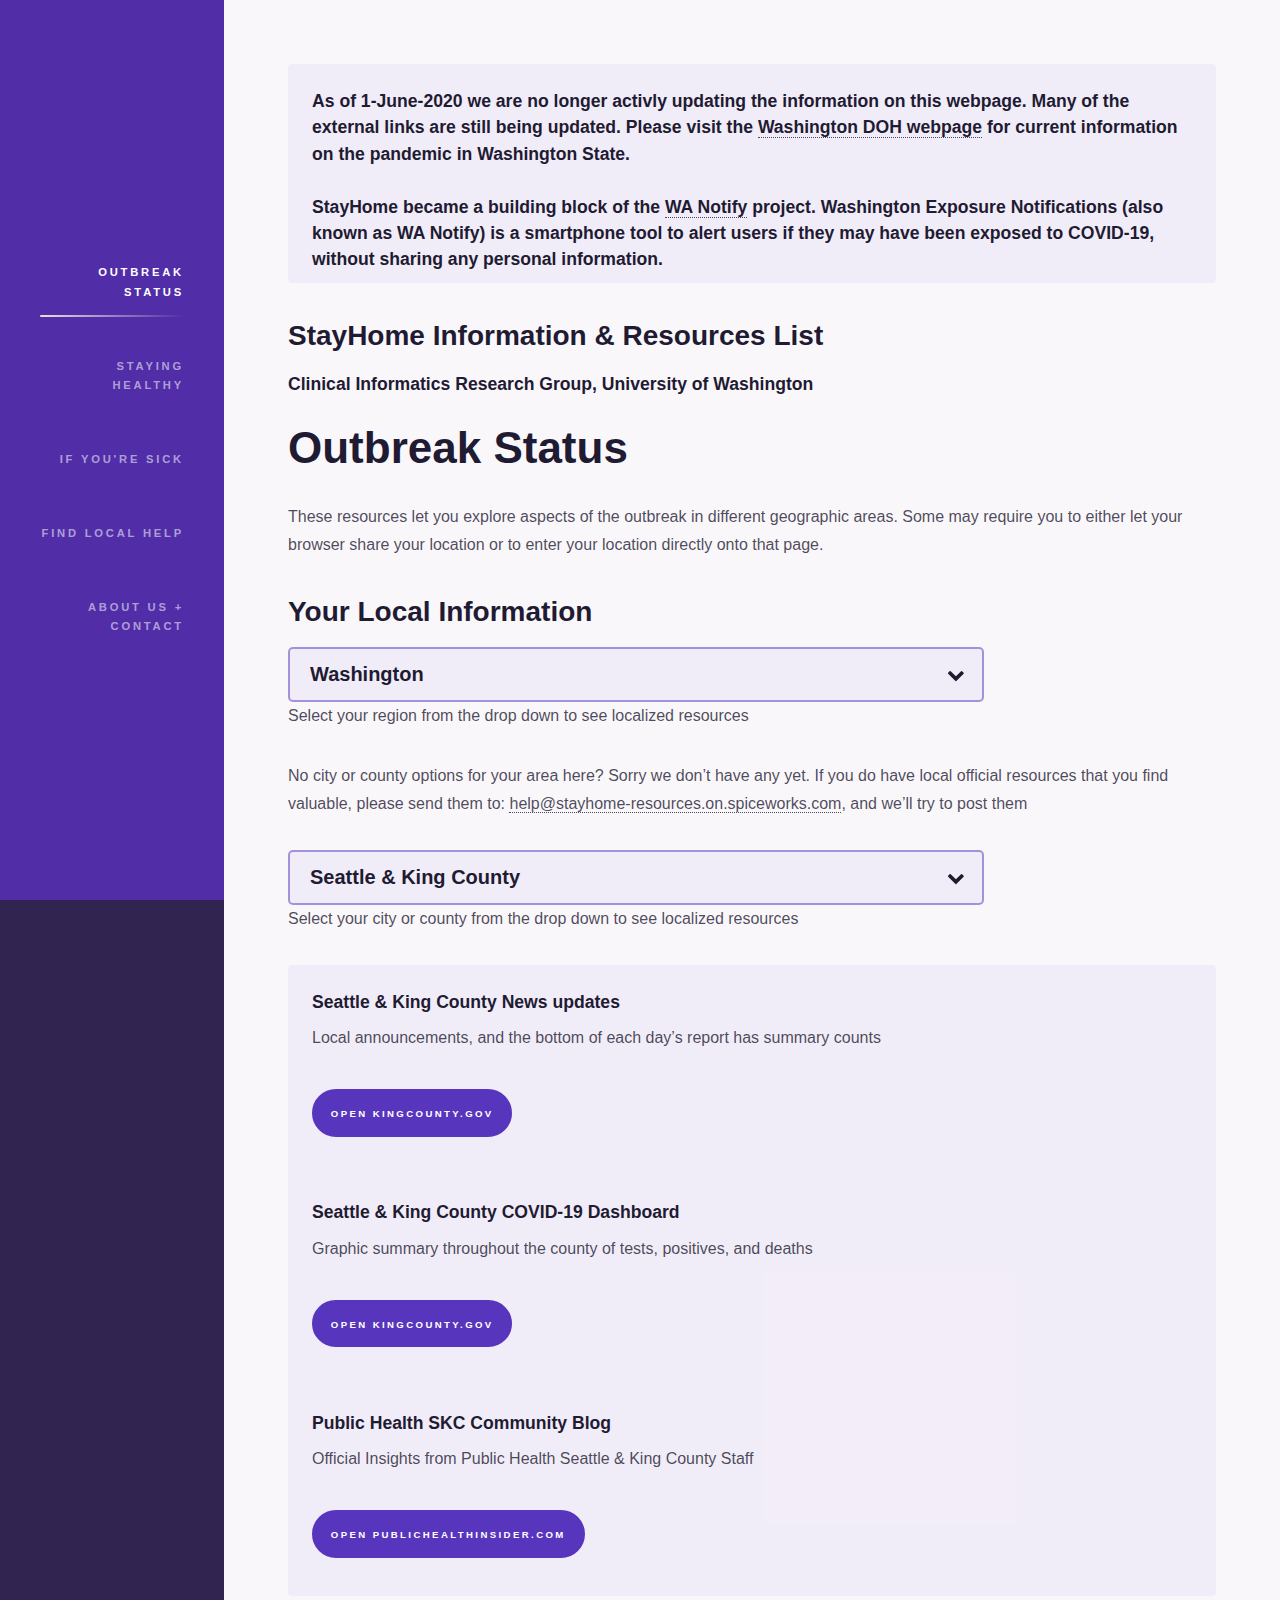
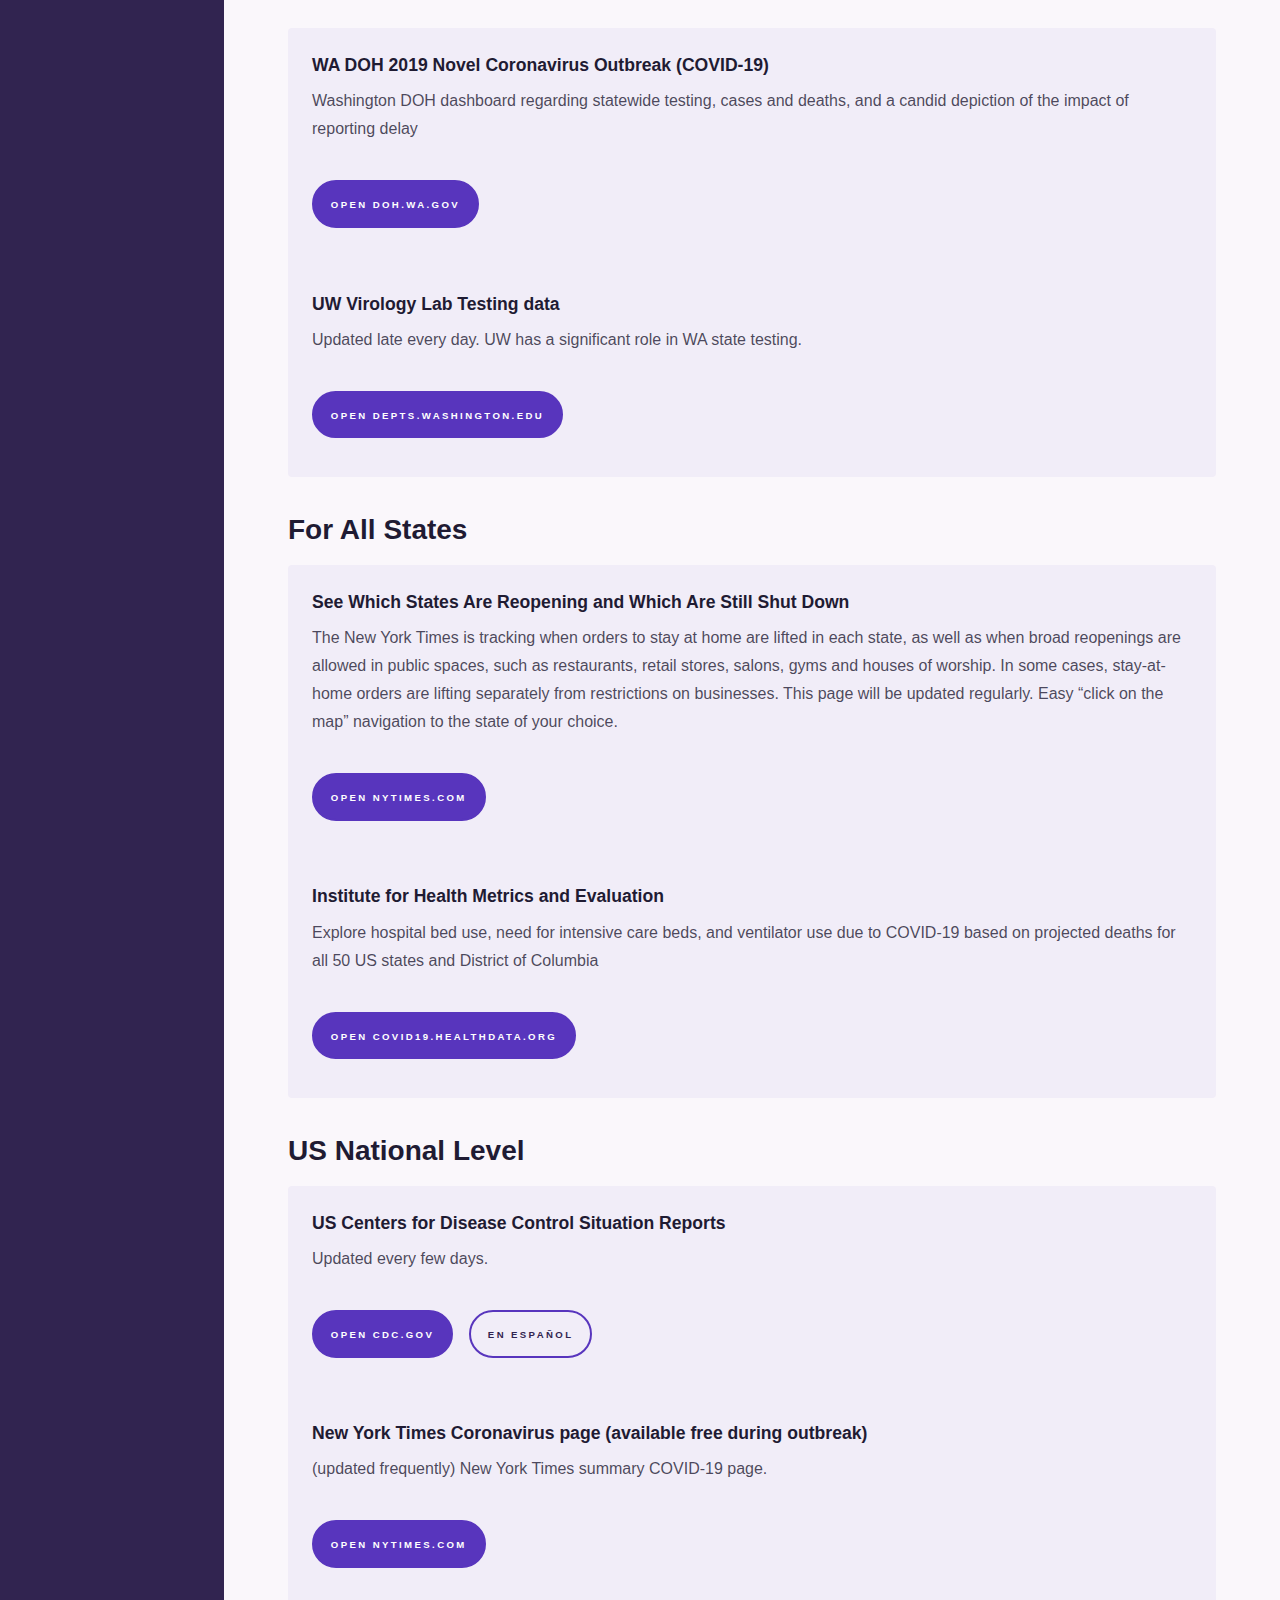
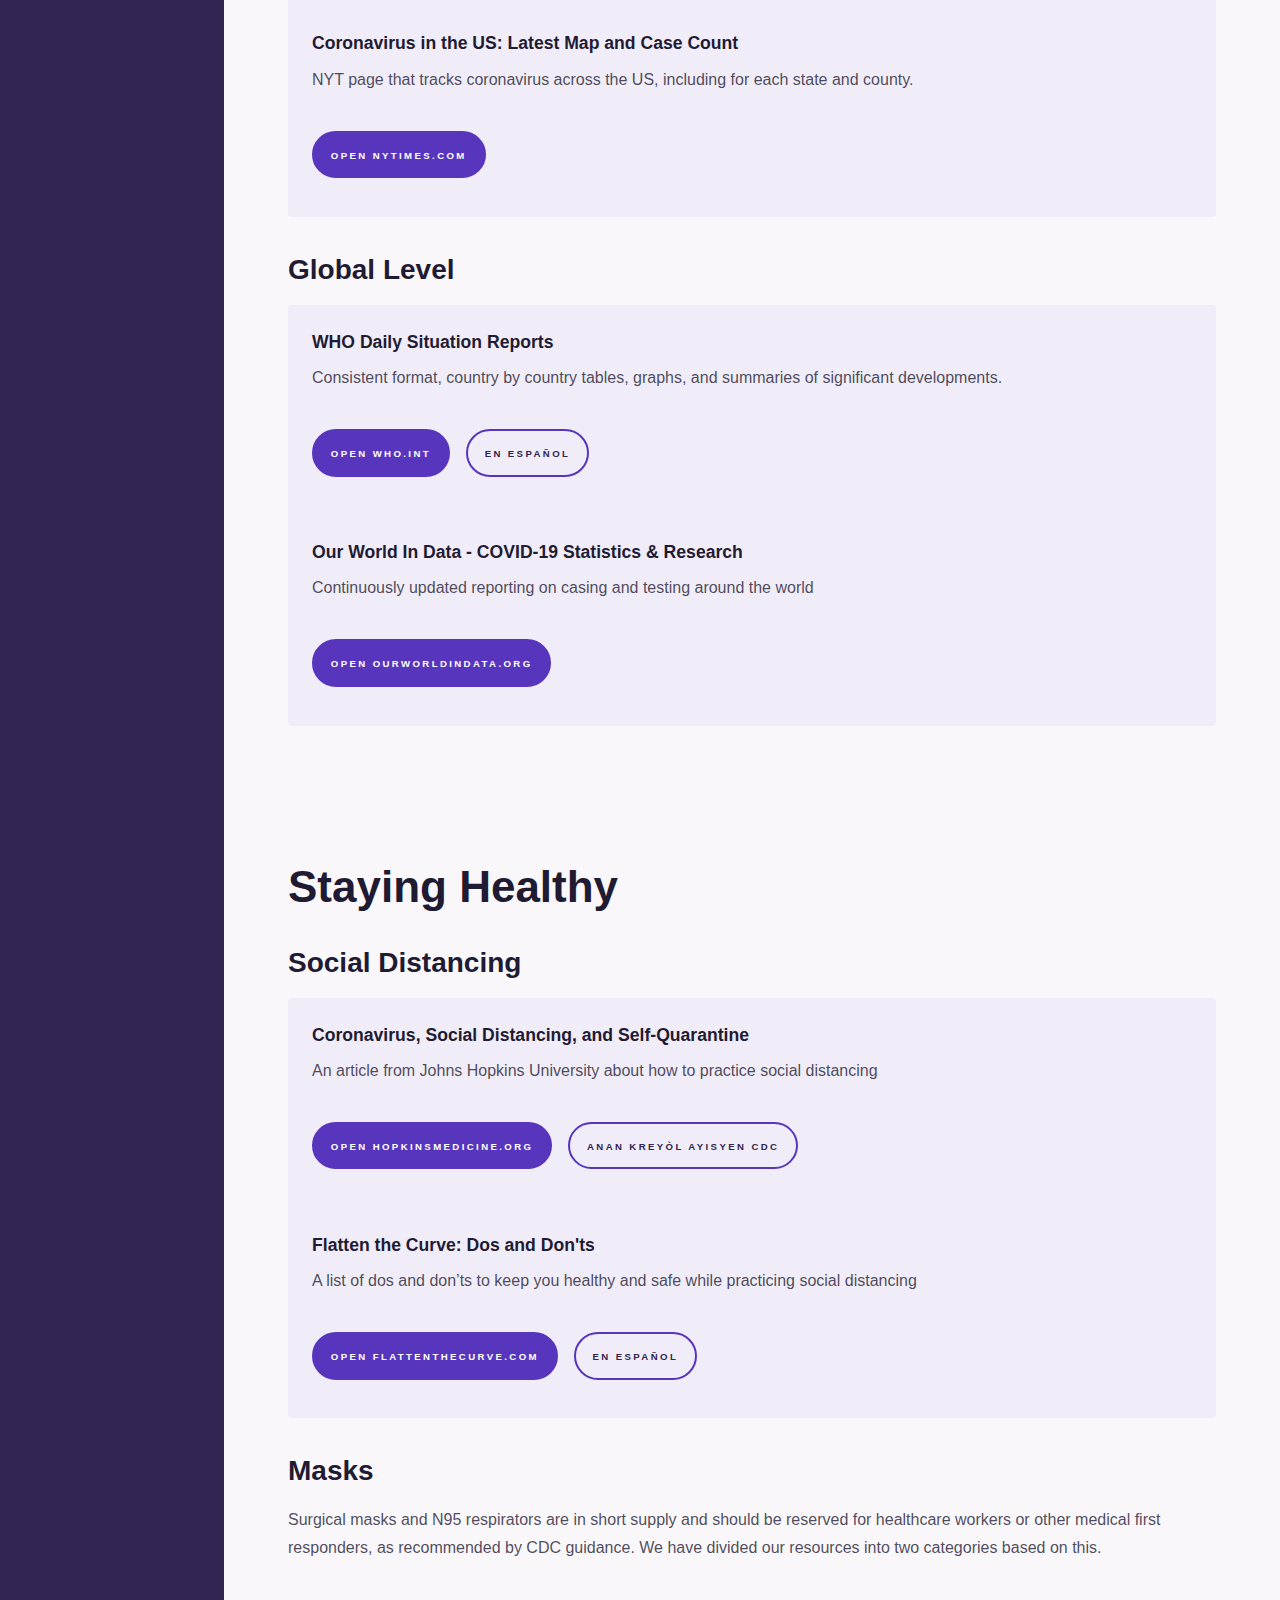
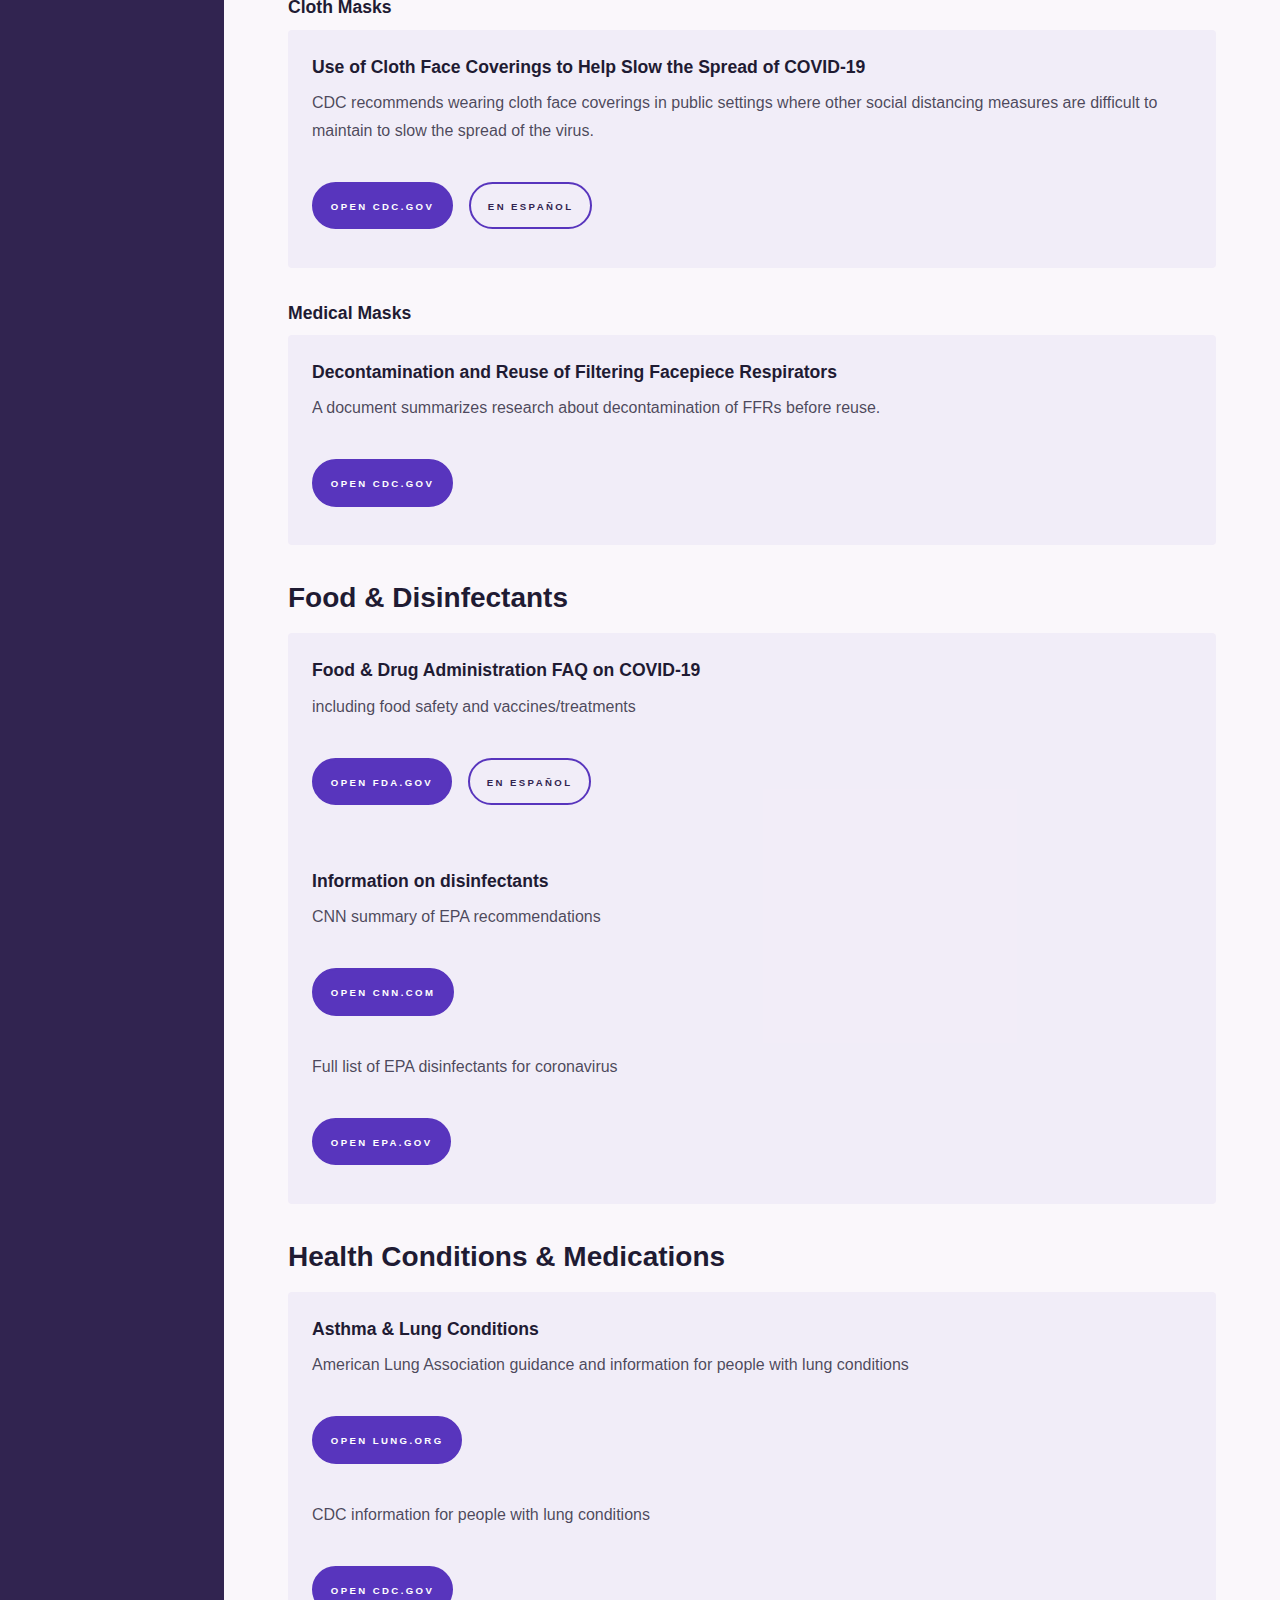
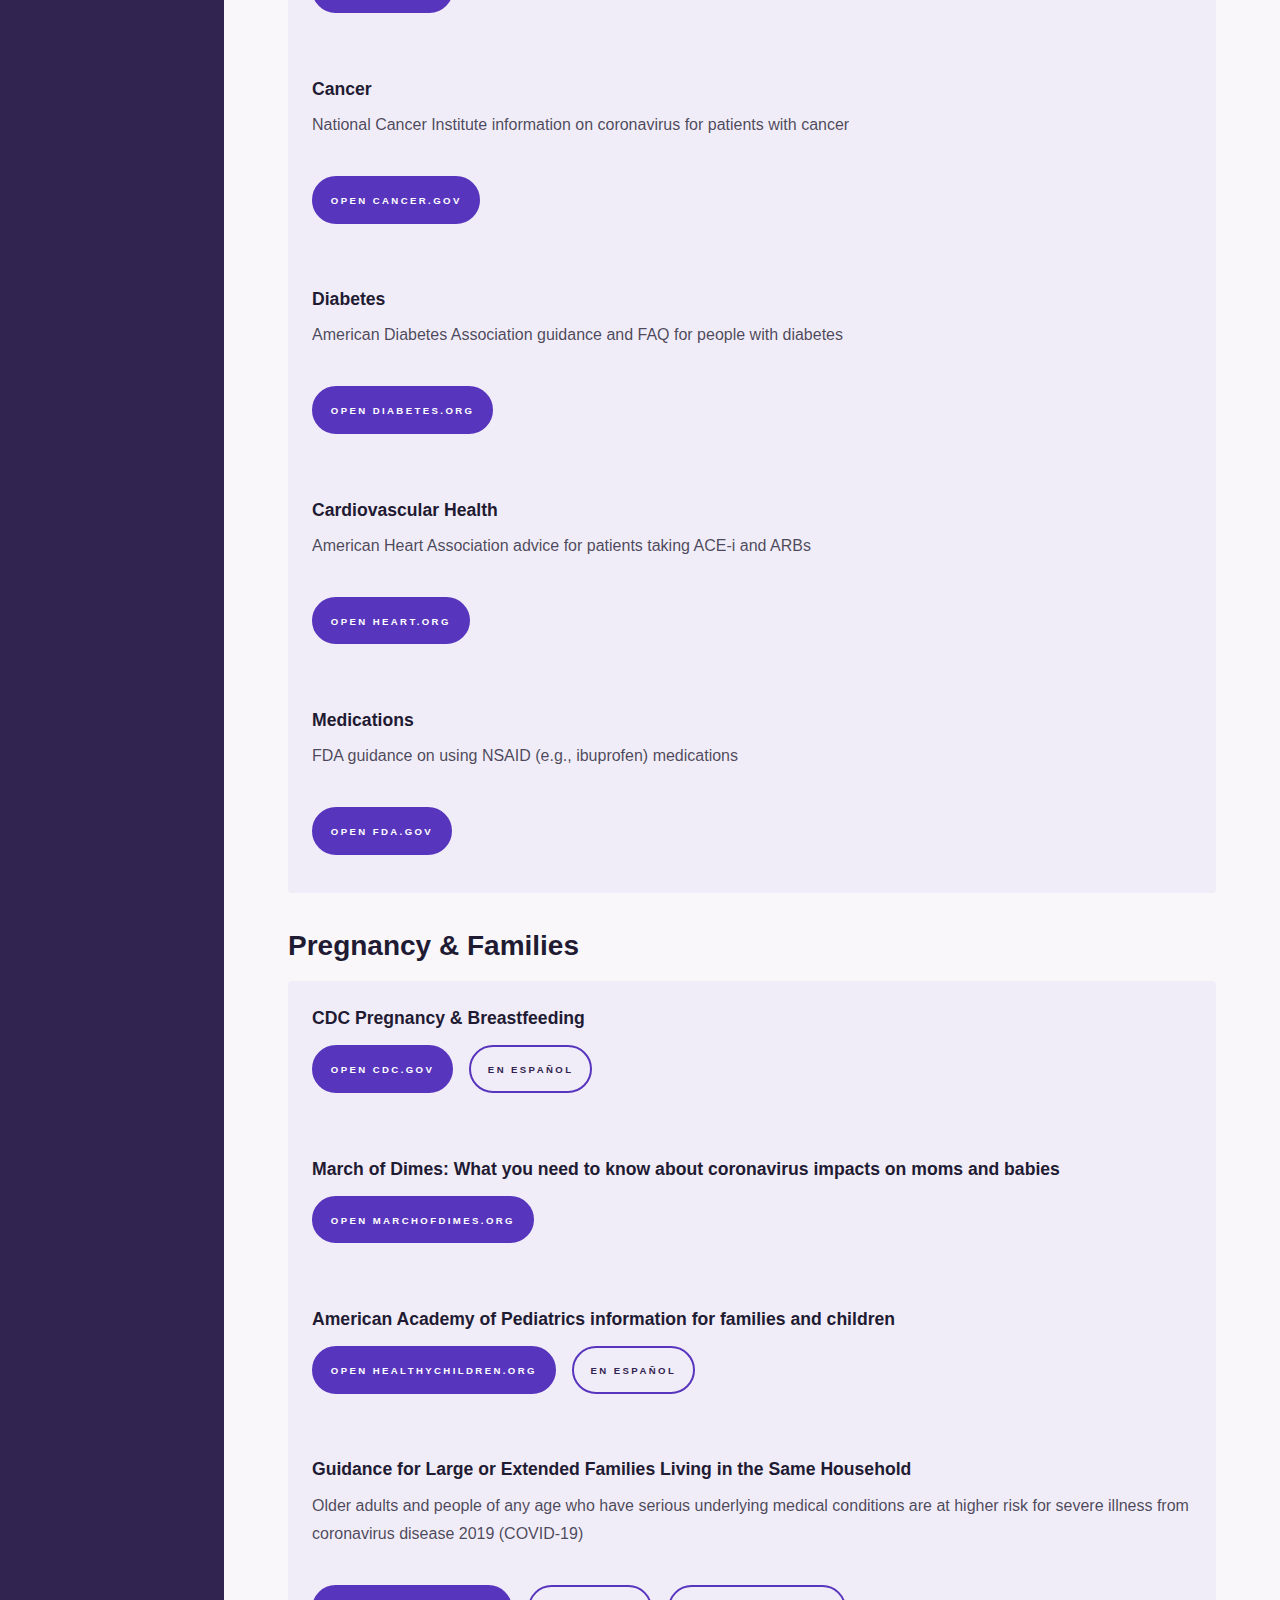
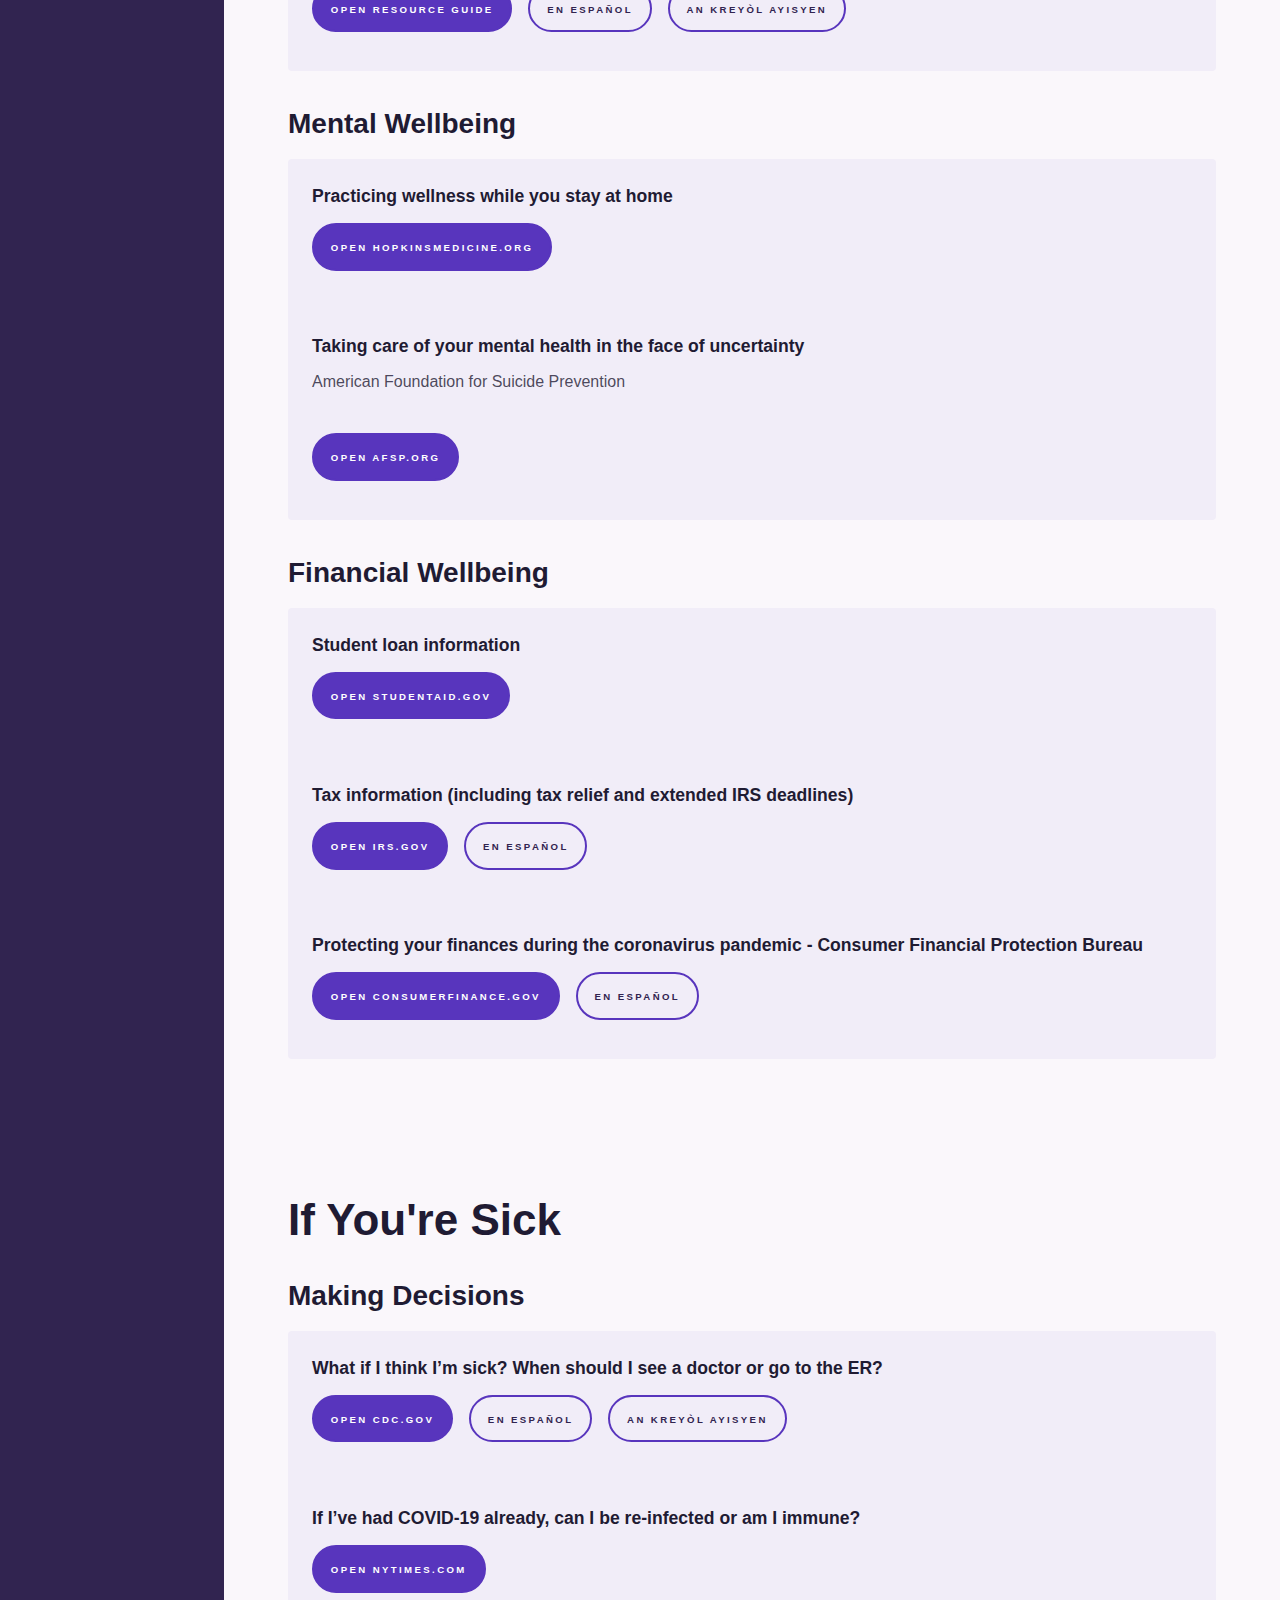
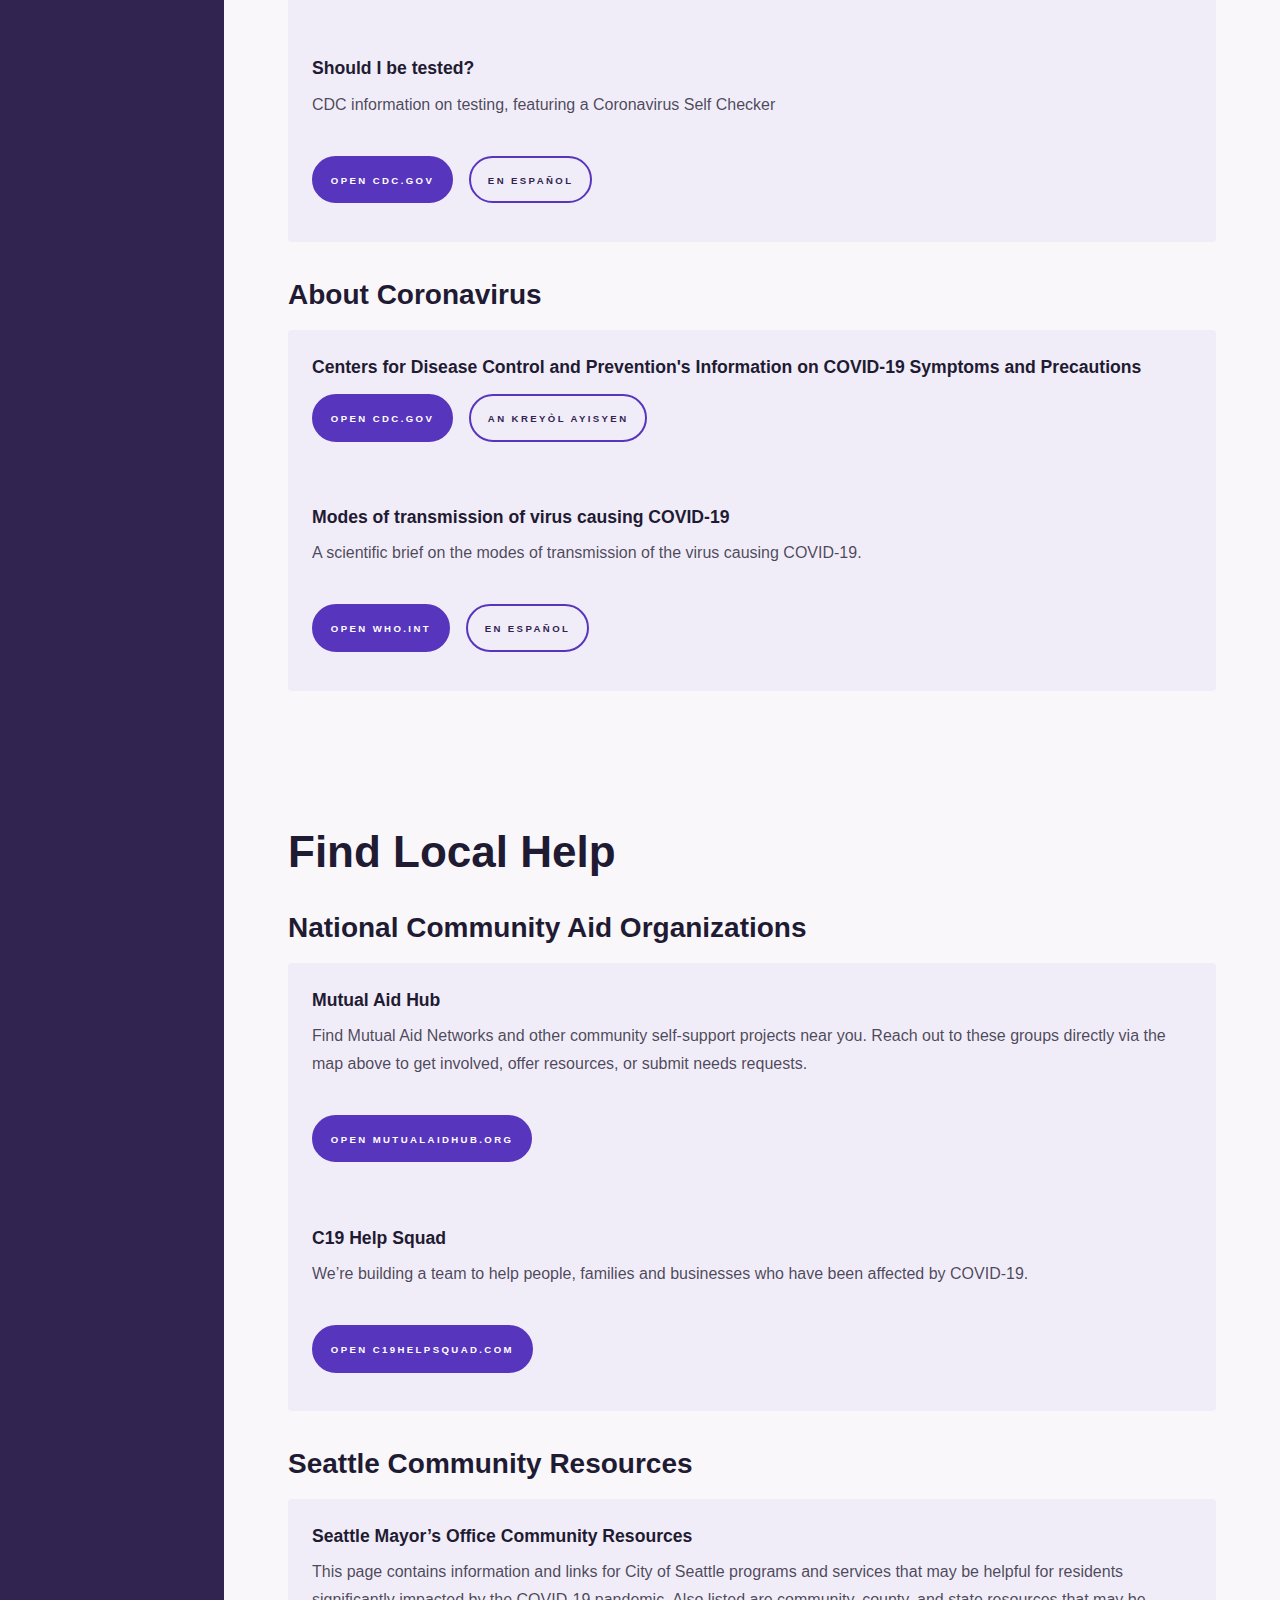
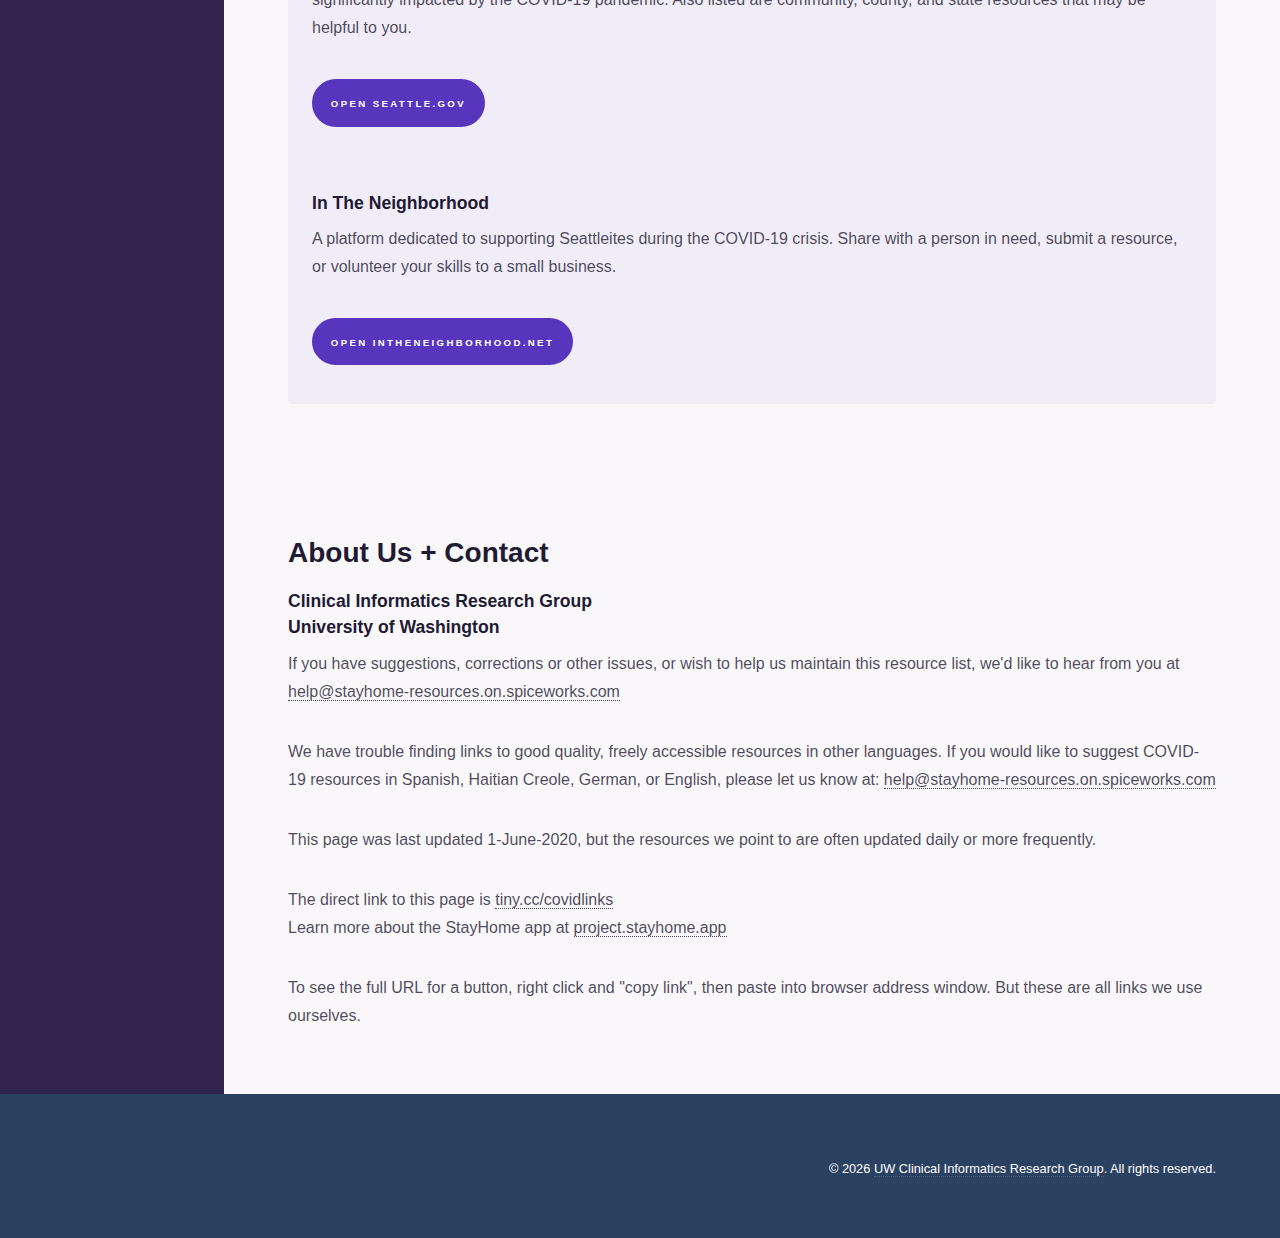
<file: index.html>
<!DOCTYPE HTML>
<!--
	Hyperspace by HTML5 UP
	html5up.net | @ajlkn
	Free for personal and commercial use under the CCA 3.0 license (html5up.net/license)
-->
<html>
	<head>
		<title>COVID-19 Resources</title>
		<link rel="shortcut icon" type="image/x-icon" href="images/icon purple.png" />
		<meta charset="utf-8" />
		<meta name="viewport" content="width=device-width, initial-scale=1, user-scalable=no" />
		<link rel="stylesheet" href="assets/css/main.css" />
		<noscript><link rel="stylesheet" href="assets/css/noscript.css" /></noscript>


<!-- Matomo -->
<script type="text/javascript">
  var _paq = window._paq || [];
  /* tracker methods like "setCustomDimension" should be called before "trackPageView" */
  _paq.push(["setDocumentTitle", document.domain + "/" + document.title]);
  _paq.push(["setCookieDomain", "*.resources.stayhome.app"]);
  _paq.push(['trackPageView']);
  _paq.push(['enableLinkTracking']);
  (function() {
    var u="https://piwik.cirg.washington.edu/";
    _paq.push(['setTrackerUrl', u+'matomo.php']);
    _paq.push(['setSiteId', '17']);
    var d=document, g=d.createElement('script'), s=d.getElementsByTagName('script')[0];
    g.type='text/javascript'; g.async=true; g.defer=true; g.src=u+'matomo.js'; s.parentNode.insertBefore(g,s);
  })();
</script>
<!-- End Matomo Code -->
		
	</head>
	<body class="is-preload">

		<!-- Sidebar -->
			<section id="sidebar">
				<div class="inner">
					<nav>
						<ul>
							<!--<li><a href="#welcome">Welcome</a></li>-->
							<li><a href="#status">Outbreak Status</a></li>
							<li><a href="#protect">Staying Healthy</a></li>
							<li><a href="#sick">If You're Sick</a></li>
							<li><a href="#local">Find Local Help</a></li>
							<li><a href="#three">About Us + Contact</a></li>
						</ul>
					</nav>
				</div>
				
			</section>
			

		<!-- Wrapper -->
			<div id="wrapper">
					<div id="menuToggle">
				   
						<input type="checkbox" />
					    
					    	<span></span>
					    	<span></span>
					    	<span></span>
					
					    	<ul id="menu">
					      		<!--<li><a href="#welcome">Welcome</a></li>-->
								<li><a href="#status">Outbreak Status</a></li>
								<li><a href="#protect">Staying Healthy</a></li>
								<li><a href="#sick">If You're Sick</a></li>
								<li><a href="#local">Find Local Help</a></li>
								<li><a href="#three">About Us + Contact</a></li>
					    	</ul>
					</div>
					<!--<section id="welcome" class="wrapper style1">
						<div class="inner">
							<h1>StayHome Information & Resources List</h1>
							<h3>Clinical Informatics Research Group, University of Washington.</h3>
							
							
						</div>
					</section>-->	
				<!-- Two -->
					<section id="status" class="wrapper style1">
						<div class="inner">
							
							<div class="features">
								<section>
									<h3>
									As of 1-June-2020 we are no longer activly updating the information on this webpage. Many of the external links are still being updated. Please visit the <a href="https://www.doh.wa.gov/Emergencies/COVID19"> Washington DOH webpage</a> for current information on the pandemic in Washington State.
									<br><br>StayHome became a building block of the <a href="https://www.doh.wa.gov/Emergencies/COVID19/WANotify">WA Notify</a> project. Washington Exposure Notifications (also known as WA Notify) is a smartphone tool to alert users if they may have been exposed to COVID-19, without sharing any personal information.
									</h3>
								</section>
							</div>
							<h2>StayHome Information & Resources List</21>
							<h3 style= "margin-bottom: 1em;">Clinical Informatics Research Group, University of Washington</h3>
							
							<h1>Outbreak Status</h1>
							<p>These resources let you explore aspects of the outbreak in different geographic areas.  Some may require you to either let your browser share your location or to enter your location directly onto that page.</p>
						
							<h2>Your Local Information</h2>
							
							<div class="f-wrapper">
						        <select id="roleSel" class="cbx" tabindex="50" name="role" style="font-weight: bold;">
						        	
						        	<option value="alabama">Alabama</option>
						        	<option value="alaska">Alaska</option>
						        	<option value="samoa">American Samoa</option>
						        	<option value="arizona">Arizona</option>
									<option value="arkansas">Arkansas</option>
									<option value="california">California</option>
									<option value="colorado">Colorado</option>
									<option value="Connecticut">Connecticut</option>
									<option value="DC">District of Columbia</option>
									<option value="Delaware">Delaware</option>
									<option value="Florida">Florida</option>
									<option value="Georgia">Georgia</option>
									<option value="Guam">Guam</option>
									<option value="Hawaii">Hawaii</option>
									<option value="Idaho">Idaho</option>
									<option value="Illinois">Illinois</option>
									<option value="Indiana">Indiana</option>
									<option value="Iowa">Iowa</option>
									<option value="Kansas">Kansas</option>
									<option value="Kentucky">Kentucky</option>
									<option value="Louisiana">Louisiana</option>
									<option value="Maine">Maine</option>
									<option value="Maryland">Maryland</option>
									<option value="Massachusetts">Massachusetts</option>
									<option value="Michigan">Michigan</option> 
									<option value="Minnesota">Minnesota</option>
									<option value="Mississippi">Mississippi</option> 
									<option value="Missouri">Missouri</option> 
								    <option value="Montana">Montana</option> 
									<option value="Nebraska">Nebraska</option> 
									<option value="Nevada">Nevada</option> 
									<option value="New Hampshire">New Hampshire</option> 
								 	<option value="New Jersey">New Jersey</option> 
									<option value="New Mexico">New Mexico</option> 
									<option value="New York">New York</option> 
									<option value="North Carolina">North Carolina</option> 
									<option value="North Dakota">North Dakota</option>
									<option value="Northern Mariana Islands">Northern Mariana Islands</option>
									<option value="Ohio">Ohio</option>
									<option value="Oklahoma">Oklahoma</option>
									<option value="Oregon">Oregon</option>
									<option value="Pennsylvania">Pennsylvania</option>
									<option value="Puerto Rico">Puerto Rico</option>
									<option value="Rhode Island">Rhode Island</option>
									<option value="South Carolina">South Carolina</option>
									<option value="South Dakota">South Dakota</option>
									<option value="Tennessee">Tennessee</option>
									<option value="Texas">Texas</option>
									<option value="US Virgin Islands">US Virgin Islands</option>
									<option value="Utah">Utah</option>
									<option value="Vermont">Vermont</option>
									<option value="Virginia">Virginia</option>
						        		<option value="washington" selected>Washington</option>
									
									<option value="West Virginia">West Virginia</option>
									<option value="Wisconsin">Wisconsin</option>
									<option value="Wyoming">Wyoming</option>
									
									<option value="More">More to come...</option>
						       	</select>
								
						    </div>
							<p>Select your region from the drop down to see localized resources</p>
							
							<p>No city or county options for your area here? Sorry we don’t have any yet. If you do have local official resources that you find valuable, please send them to: <a href="mailto:help@stayhome-resources.on.spiceworks.com">help@stayhome-resources.on.spiceworks.com</a>, and we’ll try to post them</p>
							
							<div id="washington" class="hidden" style="display: block;">
								<div class="f-wrapper">
						    			<select id="citySel" class="cbx" tabindex="50" name="role" style="font-weight: bold;">
						           			<option value="seattle">Seattle & King County</option>
										<option value="Snohomish">Snohomish County</option>
										<option value="Pierce">Pierce County</option>
								  	</select>
								</div>
								<p>Select your city or county from the drop down to see localized resources</p>
  
								<div id="seattle" class="hidden" style="display: block;">
									<div class="features">
										<section>
											<h3>Seattle & King County News updates</h3>
											<p>Local announcements, and the bottom of each day’s report has summary counts</p>
											<ul class="actions">
												<li><a href="https://www.kingcounty.gov/depts/health/news.aspx" class="button" target="_blank">Open kingcounty.gov</a></li>
											</ul>
										</section>
										<section>
											<h3>Seattle & King County COVID-19 Dashboard</h3>
											<p>Graphic summary throughout the county of tests, positives, and deaths</p>
											<ul class="actions">
												<li><a href="https://www.kingcounty.gov/depts/health/communicable-diseases/disease-control/novel-coronavirus/data-dashboard.aspx" class="button" target="_blank">Open kingcounty.gov</a></li>
											</ul>
										</section>
										<section>
											<h3>Public Health SKC Community Blog</h3>
											<p>Official Insights from Public Health Seattle & King County Staff</p>
											<ul class="actions">
												<li><a href="https://publichealthinsider.com/" class="button" target="_blank">Open publichealthinsider.com</a></li>
											</ul>
										</section>
									</div>
								</div>
								<div id="Snohomish" class="hidden" style="display: none;">
									<div class="features">
										<section>
											<h3>Snohomish County Emergency Coordination Center COVID-19 Response</h3>
											<p>The Snohomish County Emergency Coordination Center (ECC) has been activated to focus the community’s resources on combating the spread of the novel coronavirus/COVID-19.</p>
											<ul class="actions">
												<li><a href="https://www.snohd.org/499/COVID-19-Case-Count-Info" class="button" target="_blank">Open snohd.org</a></li>
											</ul>
										</section>
										<section>
											<h3>COVID-19 CASE COUNT INFORMATION FOR SNOHOMISH COUNTY RESIDENTS</h3>
											<p>The Snohomish Health District is providing updates at approximately 2 p.m daily on case counts in Snohomish County.</p>
											<ul class="actions">
												<li><a href="https://snohomishcountywa.gov/5589/COVID-19-Response" class="button" target="_blank">Open snohomishcountywa.gov</a></li>
											</ul>
										</section>
									</div>
								</div>
								<div id="Pierce" class="hidden" style="display: none;">
									<div class="features">
										<section>
											<h3>Tacoma-Pierce County Health Department COVID-19 Case Status</h3>
											<ul class="actions">
												<li><a href="https://www.tpchd.org/healthy-people/diseases/covid-19-pierce-county-cases/" class="button" target="_blank">Open tpchd.org</a></li>
											</ul>
										</section>
									</div>
								</div>
								<div class="features">
									<section>  
										<h3>WA DOH 2019 Novel Coronavirus Outbreak (COVID-19)</h3>
										<p>Washington DOH dashboard regarding statewide testing, cases and deaths, and a candid depiction of the impact of reporting delay</p>
										<ul class="actions">
											<li><a href="https://www.doh.wa.gov/Emergencies/Coronavirus" class="button" target="_blank">Open doh.wa.gov</a></li>
										</ul>
									</section>
									<section>
										<h3>UW Virology Lab Testing data</h3>
										<p>Updated late every day.  UW has a significant role in WA state testing.</p>
										<ul class="actions">
											<li><a href="http://depts.washington.edu/labmed/covid19/" class="button" target="_blank">Open depts.washington.edu</a></li>
										</ul>
									</section>
								</div>	
							</div>
							
							<div id="alabama" class="hidden" style="display: none;">
								<div class="features">
									<section>  
										<h3>Alabama Public Health - Coronavirus Disease 2019 (COVID-19) Dashboard</h3>
										<p>Alabama Public Health dashboard regarding statewide testing, cases and deaths, and a candid depiction of the impact of reporting delay</p>
										<ul class="actions">
											<li><a href="https://www.alabamapublichealth.gov/infectiousdiseases/2019-coronavirus.html" class="button" target="_blank">Open alabamapublichealth.gov</a></li>
										</ul>
									</section>
								</div>
							</div>
							<div id="alaska" class="hidden" style="display: none;">
								<div class="features">
									<section>  
										<h3>Alaska Department of Health and Social Services - Coronavirus Disease 2019 (COVID-19) Dashboard</h3>
										<ul class="actions">
											<li><a href="http://dhss.alaska.gov/Pages/default.aspx" class="button" target="_blank">Open dhss.alaska.gov</a></li>
										</ul>
									</section>
								</div>
							</div>
							<div id="samoa" class="hidden" style="display: none;">
								<div class="features">
									<section>  
										<h3>American Samoa Department of Public Health - Coronavirus Disease 2019 (COVID-19) Dashboard</h3>
										<ul class="actions">
											<li><a href="https://www.americansamoa.gov/department-of-public-health" class="button" target="_blank">Open americansamoa.gov</a></li>
										</ul>
									</section>
								</div>
							</div>
							<div id="arizona" class="hidden" style="display: none;">
								<div class="features">
									<section>  
										<h3>Arizona Department of Health Services - Coronavirus Disease 2019 (COVID-19) Dashboard</h3>
										<ul class="actions">
											<li><a href="https://www.azdhs.gov/preparedness/epidemiology-disease-control/infectious-disease-epidemiology/index.php#novel-coronavirus-home" class="button" target="_blank">Open tazdhs.gov</a></li>
										</ul>
									</section>
								</div>
							</div>
							<div id="arkansas" class="hidden"  style="display: none;">
								<div class="features">
									<section>  
										<h3>Arkansas Department of Health - Coronavirus Disease 2019 (COVID-19) Dashboard</h3>
										<ul class="actions">
											<li><a href="https://www.healthy.arkansas.gov/programs-services/topics/novel-coronavirus" class="button" target="_blank">Open healthy.arkansas.gov</a></li>
										</ul>
									</section>
								</div>
							</div>
							<div id="california" class="hidden"  style="display: none;">
								<div class="features">
									<section>  
										<h3>California Department of Public Health - Coronavirus Disease 2019 (COVID-19) Dashboard</h3>
										<ul class="actions">
											<li><a href="https://www.cdph.ca.gov/Programs/CID/DCDC/Pages/Immunization/ncov2019.aspx" class="button" target="_blank">Open cdph.ca.gov</a></li>
										</ul>
									</section>
								</div>
							</div>
							<div id="colorado" class="hidden"  style="display: none;">
								<div class="features">
									<section>  
										<h3>Colorado Department of Public Health - Coronavirus Disease 2019 (COVID-19) Dashboard</h3>
										<ul class="actions">
											<li><a href="https://covid19.colorado.gov/" class="button" target="_blank">Open covid19.colorado.gov</a></li>
										</ul>
									</section>
								</div>
							</div>
							<div id="Connecticut" class="hidden"  style="display: none;">
								<div class="features">
									<section>  
										<h3>Connecticut State Website - Coronavirus Disease 2019 (COVID-19) Dashboard</h3>
										<ul class="actions">
											<li><a href="https://portal.ct.gov/Coronavirus" class="button" target="_blank">Open portal.ct.gov</a></li>
										</ul>
									</section>
								</div>
							</div>
							<div id="DC" class="hidden"  style="display: none;">
								<div class="features">
									<section>  
										<h3>DC Government Coronavirus Website</h3>
										<ul class="actions">
											<li><a href="https://coronavirus.dc.gov/" class="button" target="_blank">Open coronavirus.dc.gov</a></li>
										</ul>
									</section>
								</div>
							</div>	
							<div id="Delaware" class="hidden"  style="display: none;">
								<div class="features">
									<section>  
										<h3>Delaware State Coronavirus Website</h3>
										<ul class="actions">
											<li><a href="https://coronavirus.delaware.gov/" class="button" target="_blank">Open coronavirus.delaware.gov</a></li>
										</ul>
									</section>
								</div>
							</div>
							<div id="Florida" class="hidden"  style="display: none;">
								<div class="f-wrapper">
						    		<select id="FLcitySel" class="cbx" tabindex="50" name="role" style="font-weight: bold;">
						           		<option value="FIU">Miami-Dade (FIU NeighborhoodHELP)</option>
								  		
									</select>
								</div>
								<p>Select your city, county or organization from the drop down to see localized resources</p>
  
								<div id="FIU" class="hidden" style="display: block;">
									<div class="features">
										<section>
											<h3>Miami-Dade County COVID-19 updates</h3>
											<p>The 311 Contact Center provides a fast, simple and convenient way for information on local government services.</p>
											<ul class="actions">
												<li><a href="https://www8.miamidade.gov/global/initiatives/coronavirus/home.page" class="button" target="_blank">Open miamidade.gov</a></li>
											</ul>
										</section>
										<section>
											<h3>Florida International University COVID-19 Community Resource Guide</h3>
											<p>This guide provides information on Miami-Dade County resources for assistance, including websites and phone numbers to call.</p>
											<ul class="actions">
												<li><a href="FIU-testing-site-COVID-19-SDOH-resource-one-pager-English-approved-FINAL-04-06-2020.html" class="button" target="_blank">Open Resource Guide</a></li>
												<li><a href="FIU-testing-site-COVID-19-SDOH-resource-one-pager-Spanish-approved-FINAL-04-06-2020.html" class="button primary" target="_blank">en español</a></li>
												<li><a href="FIU-testing-site-COVID-19-SDOH-resource-one-pager-Creole-approved-FINAL-04-06-2020" class="button primary" target="_blank">an Kreyòl Ayisyen</a></li>
											
											</ul>
										</section>
									</div>
									
								</div>
								
								<div class="features">
									<section>  
										<h3>Florida Health 2019 Novel Coronavirus Response (COVID-19)</h3>
										<ul class="actions">
											<li><a href="https://floridahealthcovid19.gov/" class="button" target="_blank">Open floridahealthcovid19.gov</a></li>
										</ul>
									</section>
								</div>
							</div>
							<div id="Georgia" class="hidden"  style="display: none;">
								<div class="features">
									<section>  
										<h3>The Georgia Department of Public Health is the state’s official COVID-19 response team.</h3>
										<ul class="actions">
											<li><a href="https://dph.georgia.gov/novelcoronavirus" class="button" target="_blank">Open dph.georgia.gov</a></li>
										</ul>
									</section>
								</div>
							</div>
							<div id="Guam" class="hidden"  style="display: none;">
								<div class="features">
									<section>  
										<h3>Guam Coronavirus Disease 2019 (COVID-19) Dashboard</h3>
										<ul class="actions">
											<li><a href="http://dphss.guam.gov/covid-19/" class="button" target="_blank">Open dphss.guam.gov</a></li>
										</ul>
									</section>
								</div>
							</div>
							<div id="Hawaii" class="hidden"  style="display: none;">
								<div class="features">
									<section>  
										<h3>State of Hawai'i – Department of Health COVID-19 updates</h3>
										<ul class="actions">
											<li><a href="https://health.hawaii.gov/coronavirusdisease2019/" class="button" target="_blank">Open health.hawaii.gov</a></li>
										</ul>
									</section>
								</div>
							</div>
							<div id="Idaho" class="hidden"  style="display: none;">
								<div class="features">
									<section>  
										<h3>Idaho Offical Resources for the Novel Coronavirus (COVID-19)</h3>
										<ul class="actions">
											<li><a href="https://coronavirus.idaho.gov/" class="button" target="_blank">Open coronavirus.idaho.gov</a></li>
										</ul>
									</section>
								</div>
							</div>	
							<div id="Illinois" class="hidden"  style="display: none;">
								<div class="features">
									<section>  
										<h3>Coronavirus Disease 2019 (COVID-19) in Illinois Test Results</h3>
										<ul class="actions">
											<li><a href="http://www.dph.illinois.gov/topics-services/diseases-and-conditions/diseases-a-z-list/coronavirus" class="button" target="_blank">Open dph.illinois.gov</a></li>
										</ul>
									</section>
								</div>
							</div>
							<div id="Indiana" class="hidden"  style="display: none;">
								<div class="features">
									<section>  
										<h3>Indiana State Government Coronavirus Home Page</h3>
										<ul class="actions">
											<li><a href="https://coronavirus.in.gov/" class="button" target="_blank">Open coronavirus.in.gov</a></li>
										</ul>
									</section>
								</div>
							</div>
							<div id="Iowa" class="hidden"  style="display: none;">
								<div class="features">
									<section>  
										<h3>Iowa State Novel Coronavirus (COVID-19) Dashboard</h3>
										<ul class="actions">
											<li><a href="https://idph.iowa.gov/Emerging-Health-Issues/Novel-Coronavirus" class="button" target="_blank">Open idph.iowa.gov</a></li>
										</ul>
									</section>
								</div>
							</div>
							<div id="Kansas" class="hidden"  style="display: none;">
								<div class="features">
									<section>  
										<h3>Kansas State Department of Health and Enviroment COVID-19 Updates</h3>
										<ul class="actions">
											<li><a href="https://govstatus.egov.com/coronavirus" class="button" target="_blank">Open govstatus.egov.com</a></li>
										</ul>
									</section>
								</div>
							</div>
							<div id="Kentucky" class="hidden"  style="display: none;">
								<div class="features">
									<section>  
										<h3>The official Team Kentucky source for information concerning COVID-19</h3>
										<ul class="actions">
											<li><a href="https://govstatus.egov.com/kycovid19" class="button" target="_blank">Open govstatus.egov.com/kycovid19</a></li>
										</ul>
									</section>
								</div>
							</div>
							<div id="Louisiana" class="hidden"  style="display: none;">
								<div class="features">
									<section>  
										<h3>Louisiana Department of Health Coronavirus (COVID-19) Dashboard</h3>
										<ul class="actions">
											<li><a href="http://ldh.la.gov/Coronavirus/" class="button" target="_blank">Open ldh.la.gov</a></li>
										</ul>
									</section>
								</div>
							</div>
							<div id="Maine" class="hidden"  style="display: none;">
								<div class="features">
									<section>  
										<h3>State of Maine Department of Health and Human Services Coronavirus Resources</h3>
										<ul class="actions">
											<li><a href="https://www.maine.gov/dhhs/coronavirus-resources.shtml" class="button" target="_blank">Open www.maine.gov</a></li>
										</ul>
									</section>
								</div>
							</div>
							<div id="Maryland" class="hidden"  style="display: none;">
								<div class="features">
									<section>  
										<h3>Maryland Department of Health Coronavirus Disease 2019 (COVID-19) Outbreak</h3>
										<ul class="actions">
											<li><a href="https://coronavirus.maryland.gov/" class="button" target="_blank">Open coronavirus.maryland.gov</a></li>
										</ul>
									</section>
								</div>
							</div>
							<div id="Massachusetts" class="hidden"  style="display: none;">
								<div class="features">
									<section>  
										<h3>Massachusetts Department of Public Health Information on the Outbreak of Coronavirus Disease 2019 (COVID-19)</h3>
										<ul class="actions">
											<li><a href="https://www.mass.gov/resource/information-on-the-outbreak-of-coronavirus-disease-2019-covid-19" class="button" target="_blank">Open www.mass.gov</a></li>
										</ul>
									</section>
									<section>  
										<h3>MA COVID-19 Cases, Quarantine and Monitoring</h3>
										<ul class="actions">
											<li><a href="https://www.mass.gov/info-details/covid-19-cases-quarantine-and-monitoring" class="button" target="_blank">Open www.mass.gov</a></li>
										</ul>
									</section>
								</div>
							</div>
							<div id="Michigan" class="hidden"  style="display: none;">
								<div class="features">
									<section>  
										<h3>Michigan State Government 2019 Novel Coronavirus Response (COVID-19)</h3>
										<ul class="actions">
											<li><a href="https://www.michigan.gov/coronavirus" class="button" target="_blank">Open michigan.gov</a></li>
										</ul>
									</section>
								</div>
							</div>
							<div id="Minnesota" class="hidden"  style="display: none;">
								<div class="features">
									<section>  
										<h3>Minnesota State Government 2019 Novel Coronavirus Response (COVID-19)</h3>
										<ul class="actions">
											<li><a href="https://www.health.state.mn.us/diseases/coronavirus/index.html" class="button" target="_blank">Open health.state.mn.us</a></li>
										</ul>
									</section>
								</div>
							</div>
							<div id="Mississippi" class="hidden"  style="display: none;">
								<div class="features">
									<section>  
										<h3>Mississippi State Department of Health Coronavirus Disease 2019 (COVID-19)</h3>
										<ul class="actions">
											<li><a href="https://msdh.ms.gov/msdhsite/_static/14,0,420.html" class="button" target="_blank">Open msdh.ms.gov</a></li>
										</ul>
									</section>
								</div>
							</div>
							<div id="Missouri" class="hidden"  style="display: none;">
								<div class="features">
									<section>  
										<h3>Missouri Department of Health and Senior Services COVID-19 Outbreak</h3>
										<ul class="actions">
											<li><a href="https://health.mo.gov/living/healthcondiseases/communicable/novel-coronavirus/" class="button" target="_blank">Open health.mo.gov</a></li>
										</ul>
									</section>
								</div>
							</div>
							<div id="Montana" class="hidden"  style="display: none;">
								<div class="features">
									<section>  
										<h3>Montana Department of Public Health & Safety Coronavirus Disease 2019</h3>
										<ul class="actions">
											<li><a href="https://dphhs.mt.gov/publichealth/cdepi/diseases/coronavirusmt" class="button" target="_blank">Open dphhs.mt.gov</a></li>
										</ul>
									</section>
								</div>
							</div>
							<div id="Nebraska" class="hidden"  style="display: none;">
								<div class="features">
									<section>  
										<h3>Nebraska Dept. of Health and Human Services COVID-19 </h3>
										<ul class="actions">
											<li><a href="http://dhhs.ne.gov/Pages/Coronavirus.aspx" class="button" target="_blank">Open dhhs.ne.gov</a></li>
										</ul>
									</section>
								</div>
							</div>
							<div id="Nevada" class="hidden"  style="display: none;">
								<div class="features">
									<section>  
										<h3>NEVADA HEALTH RESPONSE: COVID-19</h3>
										<ul class="actions">
											<li><a href="https://nvhealthresponse.nv.gov/" class="button" target="_blank">Open nvhealthresponse.nv.gov</a></li>
										</ul>
									</section>
								</div>
							</div>
							<div id="New Hampshire" class="hidden"  style="display: none;">
								<div class="features">
									<section>  
										<h3>New Hampshire Department of Health and Human Services COVID-19</h3>
										<ul class="actions">
											<li><a href="https://www.nh.gov/covid19/" class="button" target="_blank">Open nh.gov</a></li>
										</ul>
									</section>
								</div>
							</div>
							<div id="New Jersey" class="hidden"  style="display: none;">
								<div class="features">
									<section>  
										<h3>New Jersey COVID-19 Information Hub</h3>
										<ul class="actions">
											<li><a href="https://covid19.nj.gov/" class="button" target="_blank">Open covid19.nj.gov</a></li>
										</ul>
									</section>
								</div>
							</div>
							<div id="New Mexico" class="hidden"  style="display: none;">
								<div class="features">
									<section>  
										<h3>New Mexico Department of Health 2019 Novel Coronavirus Disease (COVID-19)</h3>
										<ul class="actions">
											<li><a href="https://cv.nmhealth.org/" class="button" target="_blank">Open cv.nmhealth.org</a></li>
										</ul>
									</section>
								</div>
							</div>
							<div id="New York" class="hidden"  style="display: none;">
								<div class="features">
									<section>  
										<h3>New York State Information on Novel Coronavirus</h3>
										<ul class="actions">
											<li><a href="https://coronavirus.health.ny.gov/home" class="button" target="_blank">Open coronavirus.health.ny.gov</a></li>
										</ul>
									</section>
								</div>
							</div>
							<div id="North Carolina" class="hidden"  style="display: none;">
								<div class="features">
									<section>  
										<h3>Coronavirus Disease 2019 (COVID-19) Response in North Carolina</h3>
										<ul class="actions">
											<li><a href="https://www.ncdhhs.gov/divisions/public-health/coronavirus-disease-2019-covid-19-response-north-carolina" class="button" target="_blank">Open www.ncdhhs.gov</a></li>
										</ul>
									</section>
								</div>
							</div>
							<div id="North Dakota" class="hidden"  style="display: none;">
								<div class="features">
									<section>  
										<h3>North Dakota Health Coronavirus Resources for the Public</h3>
										<ul class="actions">
											<li><a href="https://www.health.nd.gov/diseases-conditions/coronavirus" class="button" target="_blank">Open health.nd.gov</a></li>
										</ul>
									</section>
								</div>
							</div>
							<div id="Northern Mariana Islands" class="hidden"  style="display: none;">
								<div class="features">
									<section>  
										<h3>CNMI Department of Public Health Information About COVID-19</h3>
										<ul class="actions">
											<li><a href="https://chcc.gov.mp/coronavirusinformation.php" class="button" target="_blank">Open chcc.gov.mp</a></li>
										</ul>
									</section>
								</div>
							</div>
							<div id="Ohio" class="hidden"  style="display: none;">
								<div class="features">
									<section>  
										<h3>Ohio Department of Health COVID-19 Dashboard</h3>
										<ul class="actions">
											<li><a href="https://coronavirus.ohio.gov/wps/portal/gov/covid-19/home" class="button" target="_blank">Open coronavirus.ohio.gov</a></li>
										</ul>
									</section>
								</div>
							</div>
							<div id="Oklahoma" class="hidden"  style="display: none;">
								<div class="features">
									<section>  
										<h3>latest COVID-19 news and updates from the Oklahoma State Department of Health</h3>
										<ul class="actions">
											<li><a href="https://coronavirus.health.ok.gov/" class="button" target="_blank">Open coronavirus.health.ok.gov</a></li>
										</ul>
									</section>
								</div>
							</div>
							<div id="Oregon" class="hidden"  style="display: none;">
								<div class="f-wrapper">
						    		<select id="ORcitySel" class="cbx" tabindex="50" name="role" style="font-weight: bold;">
						           		<option value="benton">Benton County</option>
										<option value="linn">Linn County</option>
								  		<option value="multnomah">Multnomah County</option>
									</select>
								</div>
								<p>Select your city or county from the drop down to see localized resources</p>
  
								<div id="benton" class="hidden" style="display: block;">
									<div class="features">
										<section>
											<h3>Benton County coronavirus updates and access to local aid resources</h3>
											<ul class="actions">
												<li><a href="https://www.co.benton.or.us/coronavirus" class="button" target="_blank">Open co.benton.or.us</a></li>
											</ul>
										</section>
										<section>
											<h3>Request aid and connect with local volunteer organizations that are responding to the coronavirus outbreak in Benton County</h3>
											<ul class="actions">
												<li><a href="https://bentoncounty.recovers.org/" class="button" target="_blank">Open bentoncounty.recovers.org</a></li>
											</ul>
										</section>
									</div>
								</div>
								<div id="linn" class="hidden" style="display: none;">
									<div class="features">
										<section>
											<h3>Request aid and connect with local volunteer organizations that are responding to the coronavirus outbreak in Albany</h3>
											<ul class="actions">
												<li><a href="https://albany.recovers.org/" class="button" target="_blank">Open albany.recovers.org</a></li>
											</ul>
										</section>
									</div>
								</div>
								<div id="multnomah" class="hidden" style="display: none;">
									<div class="features">
										<section>
											<h3>Multnomah County COVID-19 response website</h3>
											<ul class="actions">
												<li><a href="https://multco.us/novel-coronavirus-covid-19" class="button" target="_blank">Open multco.us</a></li>
											</ul>
										</section>
									</div>
								</div>
								<div class="features">									
									<section>  
										<h3>Oregon Health Authority | COVID-19 Updates</h3>
										<ul class="actions">
											<li><a href="https://govstatus.egov.com/OR-OHA-COVID-19" class="button" target="_blank">Open govstatus.egov.com</a></li>
										</ul>
									</section>
								</div>	
							</div>

							<div id="Pennsylvania" class="hidden"  style="display: none;">
								<div class="features">
									<section>  
										<h3>Coronavirus (COVID-19) Pennsylvania Overview</h3>
										<ul class="actions">
											<li><a href="https://www.health.pa.gov/topics/disease/coronavirus/Pages/Coronavirus.aspx" class="button" target="_blank">Open health.pa.gov</a></li>
										</ul>
									</section>
								</div>
							</div>
							<div id="Puerto Rico" class="hidden"  style="display: none;">
								<div class="features">
									<section>  
										<h3>RESULTADO DE PRUEBAS PARA COVID-19 EN PUERTO RICO</h3>
										<ul class="actions">
											<li><a href="http://www.salud.gov.pr/Pages/coronavirus.aspx" class="button" target="_blank">Open salud.gov.pr</a></li>
										</ul>
									</section>
								</div>
							</div>
							<div id="Rhode Island" class="hidden"  style="display: none;">
								<div class="features">
									<section>  
										<h3>Rhode Island Department of Health COVID-19 Information</h3>
										<ul class="actions">
											<li><a href="https://health.ri.gov/covid/" class="button" target="_blank">Open health.ri.gov</a></li>
										</ul>
									</section>
								</div>
							</div>
							<div id="South Carolina" class="hidden"  style="display: none;">
								<div class="features">
									<section>  
										<h3>DHEC Coronavirus Disease 2019 (COVID-19)</h3>
										<ul class="actions">
											<li><a href="https://www.scdhec.gov/infectious-diseases/viruses/coronavirus-disease-2019-covid-19" class="button" target="_blank">Open scdhec.gov</a></li>
										</ul>
									</section>
								</div>
							</div>
							<div id="South Dakota" class="hidden"  style="display: none;">
								<div class="features">
									<section>  
										<h3>South Dakota Department of Health COVID-19 Updates and Information</h3>
										<ul class="actions">
											<li><a href="https://doh.sd.gov/news/Coronavirus.aspx" class="button" target="_blank">Open doh.sd.gov</a></li>
										</ul>
									</section>
								</div>
							</div>
							<div id="Tennessee" class="hidden"  style="display: none;">
								<div class="features">
									<section>  
										<h3>Information from TN Dept of Health about the ongoing novel coronavirus outbreak</h3>
										<ul class="actions">
											<li><a href="https://www.tn.gov/health/cedep/ncov.html" class="button" target="_blank">Open tn.gov</a></li>
										</ul>
									</section>
								</div>
							</div>	
							<div id="Texas" class="hidden"  style="display: none;">
								<div class="features">
									<section>  
										<h3>Texas Department of State Health Services Coronavirus Disease 2019</h3>
										<ul class="actions">
											<li><a href="https://www.dshs.texas.gov/coronavirus/" class="button" target="_blank">Open dshs.texas.gov</a></li>
										</ul>
									</section>
								</div>
							</div>
							<div id="US Virgin Islands" class="hidden"  style="display: none;">
								<div class="features">
									<section>  
										<h3>U.S. Virgin Islands Department of Health COVID-19</h3>
										<ul class="actions">
											<li><a href="https://doh.vi.gov/covid19usvi" class="button" target="_blank">Open doh.vi.gov</a></li>
										</ul>
									</section>
								</div>
							</div>
							<div id="Utah" class="hidden"  style="display: none;">
								<div class="features">
									<section>  
										<h3>State of Utah COVID-19 information</h3>
										<ul class="actions">
											<li><a href="https://coronavirus.utah.gov/" class="button" target="_blank">Open coronavirus.utah.gov</a></li>
										</ul>
									</section>
								</div>
							</div>
							<div id="Vermont" class="hidden"  style="display: none;">
								<div class="features">
									<section>  
										<h3>Vermont Department of Health Disease Outbreaks Novel Coronavirus</h3>
										<ul class="actions">
											<li><a href="https://www.healthvermont.gov/response/infectious-disease/2019-novel-coronavirus" class="button" target="_blank">Open healthvermont.gov</a></li>
										</ul>
									</section>
								</div>
							</div>
							<div id="Virginia" class="hidden"  style="display: none;">
								<div class="features">
									<section>  
										<h3>Virginia Department of Health COVID-19 Dashboard</h3>
										<ul class="actions">
											<li><a href="http://www.vdh.virginia.gov/coronavirus/" class="button" target="_blank">Open vdh.virginia.gov</a></li>
										</ul>
									</section>
								</div>
							</div>	
							<div id="West Virginia" class="hidden"  style="display: none;">
								<div class="features">
									<section>  
										<h3>West Virginia Department of Health and Human Resources COVID-19</h3>
										<ul class="actions">
											<li><a href="https://dhhr.wv.gov/COVID-19/Pages/default.aspx" class="button" target="_blank">Open dhhr.wv.gov</a></li>
										</ul>
									</section>
								</div>
							</div>	
							<div id="Wisconsin" class="hidden"  style="display: none;">
								<div class="features">
									<section>  
										<h3>Wisconsin Department of Health Services COVID-19</h3>
										<ul class="actions">
											<li><a href="https://www.dhs.wisconsin.gov/covid-19/index.htm" class="button" target="_blank">Open dhs.wisconsin.gov</a></li>
										</ul>
									</section>
								</div>
							</div>
							<div id="Wyoming" class="hidden"  style="display: none;">
								<div class="features">
									<section>  
										<h3>Wyoming Department of Health Infectious Disease Epidemiology Unit Coronavirus Disease 2019 (COVID-19)</h3>
										<ul class="actions">
											<li><a href="https://health.wyo.gov/publichealth/infectious-disease-epidemiology-unit/disease/novel-coronavirus/" class="button" target="_blank">Open health.wyo.gov</a></li>
										</ul>
									</section>
								</div>
							</div>	
								
							<div id="More" class="hidden"  style="display: none;">
								<section>  
									<p>More to come soon!</p>
								</section>
							</div>
						
							<script>
								var ids=["washington", "alabama", "alaska", "samoa", "arizona", "arkansas", "california",
								 "colorado", "Connecticut", "DC", "Delaware", "Florida", "Georgia", "Guam", "Hawaii", "Idaho", "Illinois", 
								 "Indiana", "Iowa", "Kansas", "Kentucky", "Louisiana", "Maine", "Maryland", "Massachusetts", 
								 "Michigan", "Minnesota", "Mississippi", "Missouri", "Montana", "Nebraska", "Nevada", "New Hampshire", 
								 "New Jersey", "New Mexico", "New York", "North Carolina", "North Dakota", "Northern Mariana Islands", 
								  "Ohio", "Oklahoma", "Oregon", "Pennsylvania", "Puerto Rico", "Rhode Island", "South Carolina", "South Dakota", 
								  "Tennessee", "Texas", "US Virgin Islands", "Utah", "Vermont", "Virginia", "West Virginia", "Wisconsin", 
								  "Wyoming", "More"];
								var dropDown = document.getElementById("roleSel");
								
								dropDown.onchange = function(){
								    for(var x = 0; x < ids.length; x++){   
								        document.getElementById(ids[x]).style.display="none";
								    }    
								    document.getElementById(this.value).style.display = "block";
								}
								
								
								var WAids=["seattle", "Snohomish", "Pierce"];
								var WAdropDown = document.getElementById("citySel");
										
								WAdropDown.onchange = function(){
								    for(var x = 0; x < WAids.length; x++){   
								        document.getElementById(WAids[x]).style.display="none";
								    }    
								    document.getElementById(this.value).style.display = "block";
								}
								
								var ORids=["benton", "linn", "multnomah"];
								var ORdropDown = document.getElementById("ORcitySel");
										
								ORdropDown.onchange = function(){
								    for(var x = 0; x < ORids.length; x++){   
								        document.getElementById(ORids[x]).style.display="none";
								    }    
								    document.getElementById(this.value).style.display = "block";
								}
								
								var FLids=["FIU"];
								var FLdropDown = document.getElementById("FLcitySel");
										
								FLdropDown.onchange = function(){
								    for(var x = 0; x < FLids.length; x++){   
								        document.getElementById(FLids[x]).style.display="none";
								    }    
								    document.getElementById(this.value).style.display = "block";
								}
							</script>
							
							<h2>For All States</h2>
							<div class="features">
								<section>  
									<h3>See Which States Are Reopening and Which Are Still Shut Down</h3>
									<p>The New York Times is tracking when orders to stay at home are lifted in each state, as well as when broad reopenings are allowed in public spaces, such as restaurants, retail stores, salons, gyms and houses of worship. In some cases, stay-at-home orders are lifting separately from restrictions on businesses. This page will be updated regularly. Easy “click on the map” navigation to the state of your choice.</p>
									<ul class="actions">
										<li><a href="https://www.nytimes.com/interactive/2020/us/states-reopen-map-coronavirus.html" class="button" target="_blank">Open nytimes.com</a></li>
									</ul>
								</section>
								<section>
									<h3>Institute for Health Metrics and Evaluation</h3>
									<p>Explore hospital bed use, need for intensive care beds, and ventilator use due to COVID-19 based on projected deaths for all 50 US states and District of Columbia</p>
									<ul class="actions">
										<li><a href="https://covid19.healthdata.org/projections" class="button" target="_blank">Open covid19.healthdata.org</a></li>
									</ul>
								</section>
	
							</div>
							
							<h2>US National Level</h2>
							<div class="features">
								<section>
									<h3>US Centers for Disease Control Situation Reports</h3>
									<p>Updated every few days.</p>
									<ul class="actions">
										<li><a href="https://www.cdc.gov/coronavirus/2019-ncov/cases-updates/summary.html" class="button" target="_blank">Open cdc.gov</a></li>
										<li><a href="https://espanol.cdc.gov/coronavirus/2019-ncov/cases-updates/summary.html" class="button primary" target="_blank">en español</a></li>
									</ul>
								</section>
								<section>
									<h3>New York Times Coronavirus page (available free during outbreak)</h3>
									<p>(updated frequently) New York Times summary COVID-19 page.</p>
									<ul class="actions">
										<li><a href="https://www.nytimes.com/news-event/coronavirus" class="button" target="_blank">Open nytimes.com</a></li>
									</ul>
								</section>
								<section>
									<h3>Coronavirus in the US: Latest Map and Case Count</h3>
									<p>NYT page that tracks coronavirus across the US, including for each state and county.</p>
									<ul class="actions">
										<li><a href="https://www.nytimes.com/interactive/2020/us/coronavirus-us-cases.html" class="button" target="_blank">Open nytimes.com</a></li>
									</ul>
								</section>
							
							</div>
							<h2>Global Level</h2>
							<div class="features">
								<section>
									<h3>WHO Daily Situation Reports</h3>
									<p>Consistent format, country by country tables, graphs, and summaries of significant developments.</p>
									<ul class="actions">
										<li><a href="https://www.who.int/emergencies/diseases/novel-coronavirus-2019/situation-reports/" class="button" target="_blank">open who.int</a></li>
										<li><a href="https://www.who.int/es/emergencies/diseases/novel-coronavirus-2019" class="button primary" target="_blank">en español</a></li>
									</ul>
								</section>
								<section>
									<h3>Our World In Data - COVID-19 Statistics & Research</h3>
									<p>Continuously updated reporting on casing and testing around the world</p>
									<ul class="actions">
										<li><a href="https://ourworldindata.org/coronavirus" class="button" target="_blank">Open ourworldindata.org</a></li>
										
									</ul>
								</section>
								
								
							</div>
						</div>
					</section>
					<section id="protect" class="wrapper style1">
						<div class="inner">
							<h1>Staying Healthy</h1>
							<h2>Social Distancing</h2>
							<div class="features">
								<section>
									<h3>Coronavirus, Social Distancing, and Self-Quarantine</h3>
									<p>An article from Johns Hopkins University about how to practice social distancing</p>
									<ul class="actions">
										<li><a href="https://www.hopkinsmedicine.org/health/conditions-and-diseases/coronavirus/coronavirus-social-distancing-and-self-quarantine" class="button" target="_blank">Open hopkinsmedicine.org</a></li>
										<li><a href="https://www.cdc.gov/coronavirus/2019-ncov/downloads/stop-the-spread-of-germs-haitian-creole.pdf" class="button primary" target="_blank">anan kreyòl ayisyen CDC</a></li>
									</ul>
								</section>
								<section>
									<h3>Flatten the Curve: Dos and Don'ts</h3>
									<p>A list of dos and don’ts to keep you healthy and safe while practicing social distancing</p>
									<ul class="actions">
										<li><a href="https://www.flattenthecurve.com/act-and-prepare/" class="button" target="_blank">Open flattenthecurve.com</a></li>
										<li><a href="https://www.flattenthecurve.com/es/act-and-prepare/" class="button primary" target="_blank">en español</a></li>
									</ul>
								</section>
								
							</div>
							<h2>Masks</h2>
							<p>Surgical masks and N95 respirators are in short supply and should be reserved for healthcare workers or other medical first responders, as recommended by CDC guidance. We have divided our resources into two categories based on this.</p>
							<h3>Cloth Masks</h3>
							<div class="features">
								<section>
									<h3>Use of Cloth Face Coverings to Help Slow the Spread of COVID-19</h3>
									<p>CDC recommends wearing cloth face coverings in public settings where other social distancing measures are difficult to maintain to slow the spread of the virus.</p>
									<ul class="actions">
										<li><a href="https://www.cdc.gov/coronavirus/2019-ncov/prevent-getting-sick/diy-cloth-face-coverings.html" class="button" target="_blank">Open cdc.gov</a></li>
										<li><a href="https://espanol.cdc.gov/coronavirus/2019-ncov/prevent-getting-sick/diy-cloth-face-coverings.html" class="button primary" target="_blank">en español</a></li>
									</ul>
								</section>
								<!--<section>
									<h3>Homemade masks can stop the spread of COVID-19 and save lives</h3>
									<p>CDC recommends wearing cloth face coverings in public settings where other social distancing measures are difficult to maintain to slow the spread of the virus.</p>
									<ul class="actions">
										<li><a href="https://www.cdc.gov/coronavirus/2019-ncov/prevent-getting-sick/diy-cloth-face-coverings.html" class="button" target="_blank">Open masks4all.co</a></li>
									</ul>
								</section>-->
							</div>
							<h3>Medical Masks</h3>
							<div class="features">
								<section>
									<h3>Decontamination and Reuse of Filtering Facepiece Respirators</h3>
									<p>A document summarizes research about decontamination of FFRs before reuse.</p>
									<ul class="actions">
										<li><a href="https://www.cdc.gov/coronavirus/2019-ncov/hcp/ppe-strategy/decontamination-reuse-respirators.html" class="button" target="_blank">Open cdc.gov</a></li>
									</ul>
								</section>
							
							</div>
							<h2>Food &amp; Disinfectants</h2>
							<div class="features">
								<section>
									<h3>Food & Drug Administration FAQ on COVID-19</h3>
									<p>including food safety and vaccines/treatments</p>
									<ul class="actions">
										<li><a href="https://www.fda.gov/emergency-preparedness-and-response/coronavirus-disease-2019-covid-19/coronavirus-disease-2019-covid-19-frequently-asked-questions" class="button" target="_blank">Open fda.gov</a></li>
										<li><a href="https://www.fda.gov/emergency-preparedness-and-response/coronavirus-disease-2019-covid-19/preguntas-frecuentes-sobre-la-enfermedad-del-coronavirus-2019-covid-19" class="button primary" target="_blank">en español</a></li>
									</ul>
								</section>
								<section>
									<h3>Information on disinfectants</h3>
									<p>CNN summary of EPA recommendations</p>
									<ul class="actions">
										<li><a href="https://www.cnn.com/2020/03/05/health/epa-disinfectants-coronavirus-trnd/index.html" class="button" target="_blank">Open cnn.com</a></li>
										</ul>
									<p>Full list of EPA disinfectants for coronavirus</p>
									<ul class="actions">
										<li><a href="https://www.epa.gov/pesticide-registration/list-n-disinfectants-use-against-sars-cov-2" class="button" target="_blank">Open epa.gov</a></li>
									</ul>
								</section>
							</div>
							<h2>Health Conditions & Medications</h2>
							<div class="features">
								<section>
									<h3>Asthma & Lung Conditions</h3>
									<p>American Lung Association guidance and information for people with lung conditions</p>
									<ul class="actions">
										<li><a href="https://www.lung.org/blog/update-covid-19" class="button" target="_blank">Open lung.org</a></li>
									</ul>
									<p>CDC information for people with lung conditions</p>
									<ul class="actions">
										<li><a href="https://www.cdc.gov/coronavirus/2019-ncov/need-extra-precautions/asthma.html?CDC_AA_refVal=https%3A%2F%2Fwww.cdc.gov%2Fcoronavirus%2F2019-ncov%2Fspecific-groups%2Fasthma.html" class="button" target="_blank">Open cdc.gov</a></li>
									</ul>
								</section>
								
								<section>
									<h3>Cancer</h3>
									<p>National Cancer Institute information on coronavirus for patients with cancer</p>
									<ul class="actions">
										<li><a href="https://www.cancer.gov/contact/emergency-preparedness/coronavirus" class="button" target="_blank">Open cancer.gov</a></li>
									</ul>
								</section>
								<section>
									<h3>Diabetes</h3>
									<p>American Diabetes Association guidance and FAQ for people with diabetes</p>
									<ul class="actions">
										<li><a href="https://www.diabetes.org/coronavirus-covid-19" class="button" target="_blank">Open diabetes.org</a></li>
									</ul>
								</section>
								<section>
									<h3>Cardiovascular Health</h3>
									<p>American Heart Association advice for patients taking ACE-i and ARBs</p>
									<ul class="actions">
										<li><a href="https://newsroom.heart.org/news/patients-taking-ace-i-and-arbs-who-contract-covid-19-should-continue-treatment-unless-otherwise-advised-by-their-physician" class="button" target="_blank">Open heart.org</a></li>
									</ul>
								</section>
								<section>
									<h3>Medications</h3>
									<p>FDA guidance on using NSAID (e.g., ibuprofen) medications</p>
									<ul class="actions">
										<li><a href="https://www.fda.gov/drugs/drug-safety-and-availability/fda-advises-patients-use-non-steroidal-anti-inflammatory-drugs-nsaids-covid-19" class="button" target="_blank">Open fda.gov</a></li>
									</ul>
								</section>
							</div>
							<h2>Pregnancy &amp; Families</h2>
							<div class="features">
								<section>
									<h3>CDC Pregnancy & Breastfeeding</h3>

									<ul class="actions">
										<li><a href="https://www.cdc.gov/coronavirus/2019-ncov/need-extra-precautions/pregnancy-breastfeeding.html" class="button" target="_blank">Open cdc.gov</a></li>
										<li><a href="https://espanol.cdc.gov/coronavirus/2019-ncov/need-extra-precautions/pregnancy-breastfeeding.html" class="button primary" target="_blank">en español</a></li>
									</ul>
								</section>
								<section>
									<h3>March of Dimes: What you need to know about coronavirus impacts on moms and babies</h3>
									<ul class="actions">
										<li><a href="https://www.marchofdimes.org/complications/coronavirus-disease-covid-19-what-you-need-to-know.aspx" class="button" target="_blank">Open marchofdimes.org</a></li>
									</ul>
								</section>
								<section>
									<h3>American Academy of Pediatrics information for families and children</h3>
									<ul class="actions">
										<li><a href="https://www.healthychildren.org/English/health-issues/conditions/chest-lungs/Pages/2019-Novel-Coronavirus.aspx" class="button" target="_blank">Open healthychildren.org</a></li>
										<li><a href="https://www.healthychildren.org/spanish/health-issues/conditions/chest-lungs/paginas/2019-novel-coronavirus.aspx" class="button primary" target="_blank">en español</a></li>
									</ul>
								</section>
								<section>
									<h3>Guidance for Large or Extended Families Living in the Same Household</h3>
									<p>Older adults and people of any age who have serious underlying medical conditions are at higher risk for severe illness from coronavirus disease 2019 (COVID-19)</p>
									<ul class="actions">
										<li><a href="https://www.cdc.gov/coronavirus/2019-ncov/downloads/living-in-close-quarters.pdf" class="button" target="_blank">Open Resource Guide</a></li>
										<li><a href="https://www.cdc.gov/coronavirus/2019-ncov/downloads/COVID19_FamilyGuidance_ESP.pdf" class="button primary" target="_blank">en español</a></li>
										<li><a href="https://www.cdc.gov/coronavirus/2019-ncov/downloads/COVID19_Family-Guidance-HT_HaitianCreole.pdf" class="button primary" target="_blank">an Kreyòl Ayisyen</a></li>
										
									</ul>
								</section>
							</div>
							<h2>Mental Wellbeing</h2>
							<div class="features">
								<section>
									<h3>Practicing wellness while you stay at home</h3>
									<ul class="actions">
										<li><a href="https://www.hopkinsmedicine.org/health/conditions-and-diseases/coronavirus/coronavirus-practicing-wellness-while-you-stay-at-home" class="button" target="_blank">Open hopkinsmedicine.org</a></li>
									</ul>
								</section>
								<section>
									<h3>Taking care of your mental health in the face of uncertainty</h3>
									<p>American Foundation for Suicide Prevention</p>
									<ul class="actions">
										<li><a href="https://afsp.org/taking-care-of-your-mental-health-in-the-face-of-uncertainty/" class="button" target="_blank">Open afsp.org</a></li>
									</ul>
								</section>
							</div>
							<h2>Financial Wellbeing</h2>
							<div class="features">
								<section>
									<h3>Student loan information</h3>
									<ul class="actions">
										<li><a href="https://studentaid.gov/announcements-events/coronavirus" class="button" target="_blank">Open studentaid.gov</a></li>
									</ul>
								</section>
								<!--<section>
									<h3>Mortgage assistance</h3>
									<ul class="actions">
										<li><a href="https://www.fhfa.gov/Homeownersbuyer/MortgageAssistance/Pages/Coronavirus-Assistance-Information.asp" class="button" target="_blank">Open fhfa.gov</a></li>
									</ul>
								</section>-->
								<section>
									<h3>Tax information (including tax relief and extended IRS deadlines)</h3>
									<ul class="actions">
										<li><a href="https://www.irs.gov/" class="button" target="_blank">Open irs.gov</a></li>
										<li><a href="https://www.irs.gov/es" class="button primary" target="_blank">en español</a></li>
									</ul>
								</section>
								<section>
									<h3>Protecting your finances during the coronavirus pandemic - Consumer Financial Protection Bureau</h3>
									<!--<p>Glad they're still in business...</p>-->
									<ul class="actions">
										<li><a href="https://www.consumerfinance.gov/coronavirus/" class="button" target="_blank">Open consumerfinance.gov</a></li>
										<li> <a href="https://www.consumerfinance.gov/es/coronavirus/" class="button primary" target="_blank">en español</a></li>
									</ul>
								</section>
							</div>	
						</div>
					</section>
					
					<section id="sick" class="wrapper style1">
						<div class="inner">
							<h1>If You're Sick</h1>
							
								
							<h2>Making Decisions</h2>
							<div class="features">
								<section>
									<h3>What if I think I’m sick? When should I see a doctor or go to the ER?</h3>
									<ul class="actions">
										<li><a href="https://www.cdc.gov/coronavirus/2019-ncov/if-you-are-sick/steps-when-sick.html" class="button" target="_blank">Open cdc.gov</a></li>
										<li><a href="https://espanol.cdc.gov/coronavirus/2019-ncov/if-you-are-sick/steps-when-sick.html" class="button primary" target="_blank">en español</a></li>
										<li><a href="https://www.cdc.gov/coronavirus/2019-ncov/downloads/sick-with-2019-nCoV-fact-sheet-haitian-creole.pdf" class="button primary" target="_blank">an Kreyòl Ayisyen</a></li>
									</ul>
								</section>
								<section>
									<h3>If I’ve had COVID-19 already, can I be re-infected or am I immune?</h3>
									<ul class="actions">
										<li><a href="https://www.nytimes.com/2020/03/25/health/coronavirus-immunity-antibodies.html" class="button" target="_blank">Open nytimes.com</a></li>
									</ul>
								</section>
								<section>
									<h3>Should I be tested?</h3>
									<p>CDC information on testing, featuring a Coronavirus Self Checker</p>
									<ul class="actions">
										<li><a href="https://www.cdc.gov/coronavirus/2019-ncov/symptoms-testing/testing.html" class="button" target="_blank">Open cdc.gov</a></li>
										<li><a href="https://espanol.cdc.gov/coronavirus/2019-ncov/symptoms-testing/testing.html" class="button primary" target="_blank">en español</a></li>
									</ul>
								</section>
							</div>
							<h2>About Coronavirus</h2>
							<div class="features">
								<section>
									<h3>Centers for Disease Control and Prevention's Information on COVID-19 Symptoms and Precautions</h3>
									<ul class="actions">
										<li><a href="https://www.cdc.gov/coronavirus/2019-ncov/index.html" class="button" target="_blank">Open cdc.gov</a></li>
										<li><a href="https://www.cdc.gov/coronavirus/2019-ncov/downloads/COVID19-symptoms-haitian-creole.pdf" class="button primary" target="_blank">an Kreyòl Ayisyen</a></li>						
									</ul>
									
								</section>
						
								<section>
									<h3>Modes of transmission of virus causing COVID-19</h3>
									<p>A scientific brief on the modes of transmission of the virus causing COVID-19.</p>
									<ul class="actions">
										<li><a href="https://www.who.int/news-room/commentaries/detail/modes-of-transmission-of-virus-causing-covid-19-implications-for-ipc-precaution-recommendations" class="button" target="_blank">open who.int</a></li>
										<li><a href="https://www.who.int/es/news-room/commentaries/detail/modes-of-transmission-of-virus-causing-covid-19-implications-for-ipc-precaution-recommendations" class="button primary" target="_blank">en español</a></li>
									</ul>
									
								</section>
							</div>
						
						</div>
					</section>
					
					<section id="local" class="wrapper style1">
						<div class="inner">
							<h1>Find Local Help</h1>
							<h2>National Community Aid Organizations</h2>
							<div class="features">
								<section>
									<h3>Mutual Aid Hub</h3>
									<p>Find Mutual Aid Networks and other community self-support projects near you. Reach out to these groups directly via the map above to get involved, offer resources, or submit needs requests.</p>
									<ul class="actions">
										<li><a href="https://www.mutualaidhub.org/" class="button" target="_blank">Open mutualaidhub.org</a></li>
									</ul>
								</section>
								<section>
									<h3>C19 Help Squad</h3>
									<p>We’re building a team to help people, families and businesses who have been affected by COVID-19.</p>
									<ul class="actions">
										<li><a href="https://www.c19helpsquad.com/" class="button" target="_blank">Open c19helpsquad.com</a></li>
									</ul>
								</section>
							</div>
							<h2>Seattle Community Resources</h2>
							<div class="features">
								<section>
									<h3>Seattle Mayor’s Office Community Resources</h3>
									<p>This page contains information and links for City of Seattle programs and services that may be helpful for residents significantly impacted by the COVID-19 pandemic. Also listed are community, county, and state resources that may be helpful to you.</p>
									<ul class="actions">
										<li><a href="https://www.seattle.gov/mayor/covid-19" class="button" target="_blank">Open seattle.gov</a></li>
									</ul>
								</section>
								<section>
									<h3>In The Neighborhood</h3>
									<p>A platform dedicated to supporting Seattleites during the COVID-19 crisis. Share with a person in need, submit a resource, or volunteer your skills to a small business.</p>
									<ul class="actions">
										<li><a href="https://www.intheneighborhood.net/" class="button" target="_blank">Open intheneighborhood.net</a></li>
									</ul>
								</section>
							</div>
						</div>
					</section>


				<!-- Three -->
					<section id="three" class="wrapper style1">
						<div class="inner">
							<h2>About Us + Contact</h2>
							<h3>Clinical Informatics Research Group
							<br/>University of Washington</h3>
							<p>If you have suggestions, corrections or other issues, or wish to help us maintain this resource list, we'd like to hear from you at  
							<a href="mailto:help@stayhome-resources.on.spiceworks.com">help@stayhome-resources.on.spiceworks.com</a> <!-- , or use the contact form below. -->
								
						
							</p>
				
							<p>We have trouble finding links to good quality, freely accessible resources in other languages.  If you would like to suggest COVID-19 resources in Spanish, Haitian Creole, German, or English, please let us know at: <a href="mailto:help@stayhome-resources.on.spiceworks.com">help@stayhome-resources.on.spiceworks.com</a></p>
							
							<p>This page was last updated 1-June-2020, but the resources we point to are often updated daily or more frequently. </p>
							
							The direct link to this page is <a href="https://tiny.cc/covidlinks" target="_blank">tiny.cc/covidlinks</a>
							<br/>
							Learn more about the StayHome app at <a href="https://project.stayhome.app" target="_blank">project.stayhome.app</a>
		
							</p>
							<p>To see the full URL for a button, right click and "copy link", then paste into browser address window.  But these are all links we use ourselves.</p>
							<!-- ><div class="split style1">
								<section>
									<form method="post" action="#">
										<div class="fields">
											<div class="field half">
												<label for="name">Name</label>
												<input type="text" name="name" id="name" />
											</div>
											<div class="field half">
												<label for="email">Email</label>
												<input type="text" name="email" id="email" />
											</div>
											<div class="field">
												<label for="message">Message</label>
												<textarea name="message" id="message" rows="5"></textarea>
											</div>
										</div>
										<ul class="actions">
											<li><a href="" class="button submit">Send Message</a></li>
										</ul>
									</form>
								</section> -->
								<!--<section>
									<ul class="contact">
										<li>
											<h3>Address</h3>
											<span>12345 Somewhere Road #654<br />
											Nashville, TN 00000-0000<br />
											USA</span>
										</li>
										<li>
											<h3>Email</h3>
											<a href="#">user@untitled.tld</a>
										</li>
										<li>
											<h3>Phone</h3>
											<span>(000) 000-0000</span>
										</li>
										<li>
											<h3>Social</h3>
											<ul class="icons">
												<li><a href="#" class="icon brands fa-twitter"><span class="label">Twitter</span></a></li>
												<li><a href="#" class="icon brands fa-facebook-f"><span class="label">Facebook</span></a></li>
												<li><a href="#" class="icon brands fa-github"><span class="label">GitHub</span></a></li>
												<li><a href="#" class="icon brands fa-instagram"><span class="label">Instagram</span></a></li>
												<li><a href="#" class="icon brands fa-linkedin-in"><span class="label">LinkedIn</span></a></li>
											</ul>
										</li>
									</ul>
								</section>-->
							</div>
						</div>
					</section>

			</div>

		<!-- Footer -->
			<footer id="footer" class="wrapper style1-alt">
				<div class="inner">
					<ul class="menu" style="color: #fff; text-align: right;">
						<li>&copy; <script>document.write( new Date().getFullYear() );</script> <a href="https://www.cirg.washington.edu/">UW Clinical Informatics Research Group</a>. All rights reserved.</li>
					</ul>
				</div>
			</footer>

		<!-- Scripts -->
			<script src="assets/js/jquery.min.js"></script>
			<script src="assets/js/jquery.scrollex.min.js"></script>
			<script src="assets/js/jquery.scrolly.min.js"></script>
			<script src="assets/js/browser.min.js"></script>
			<script src="assets/js/breakpoints.min.js"></script>
			<script src="assets/js/util.js"></script>
			<script src="assets/js/main.js"></script>

	</body>
</html>
</file>
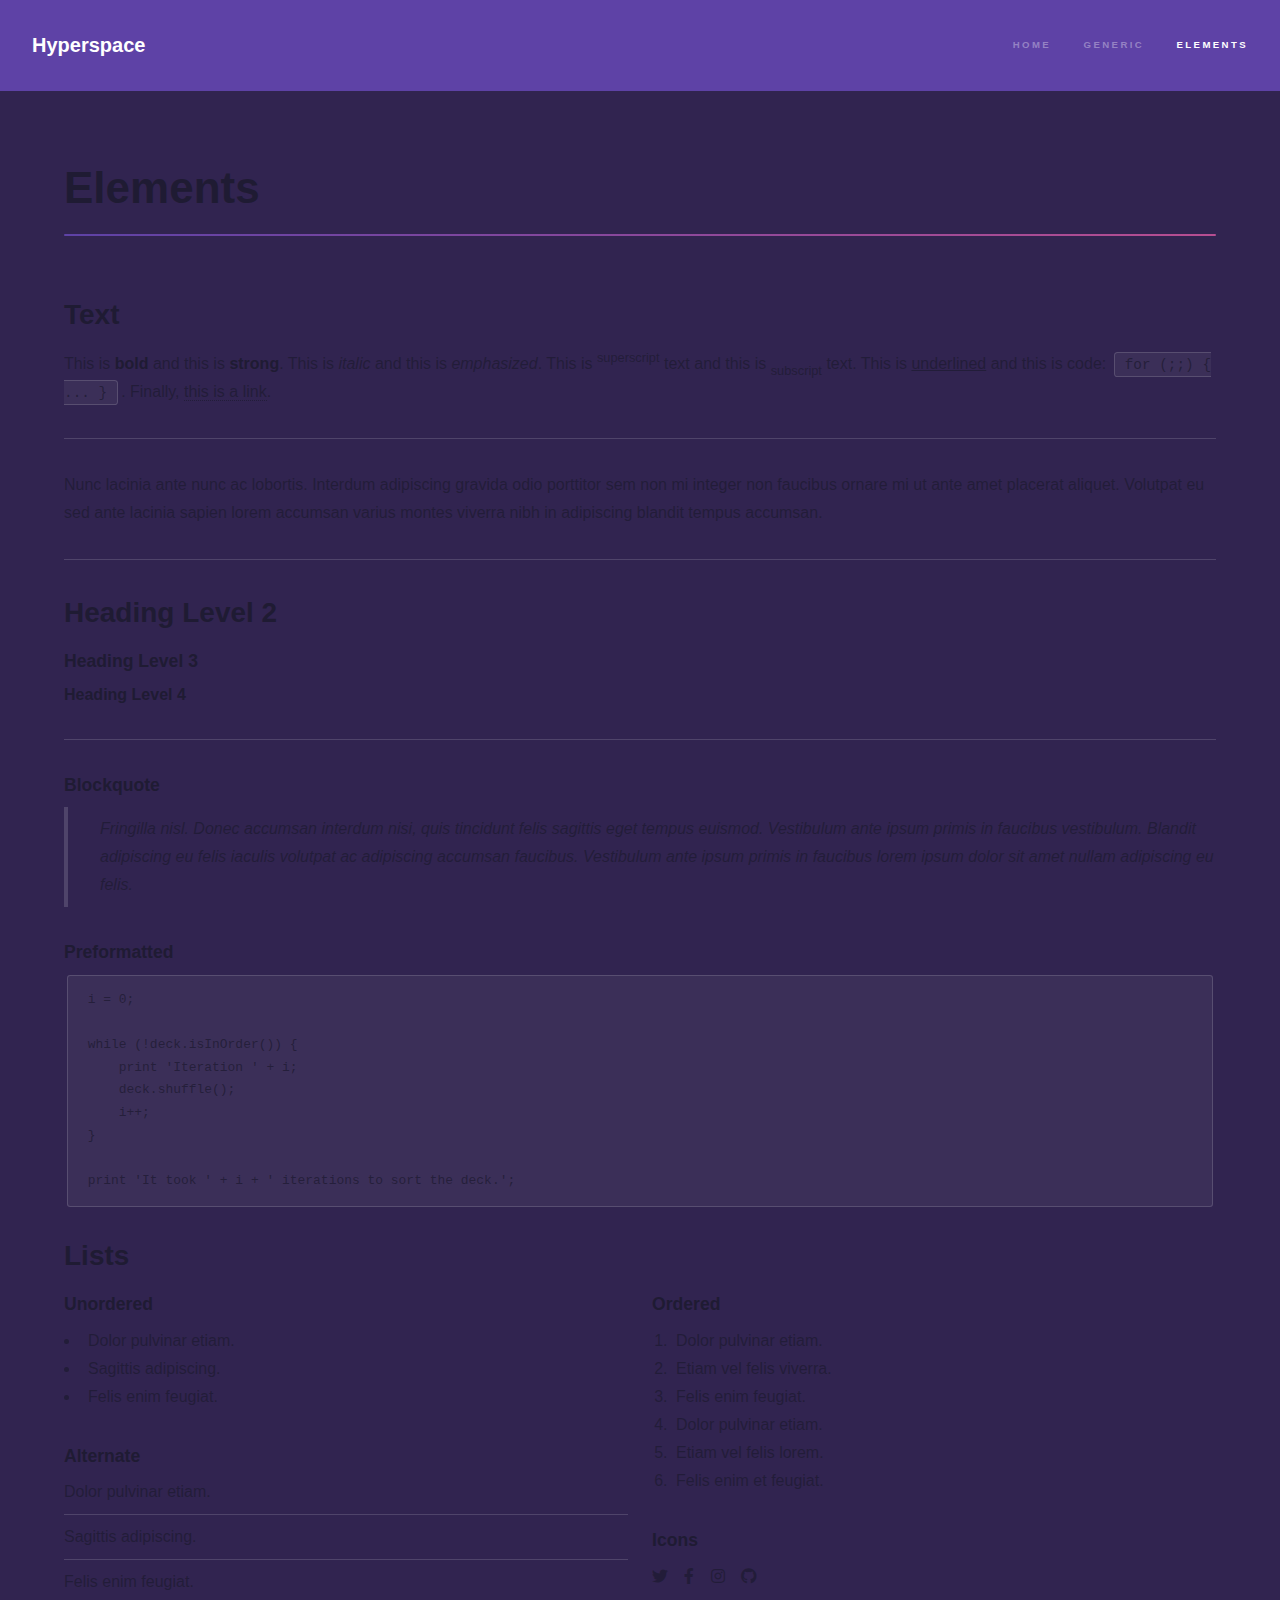
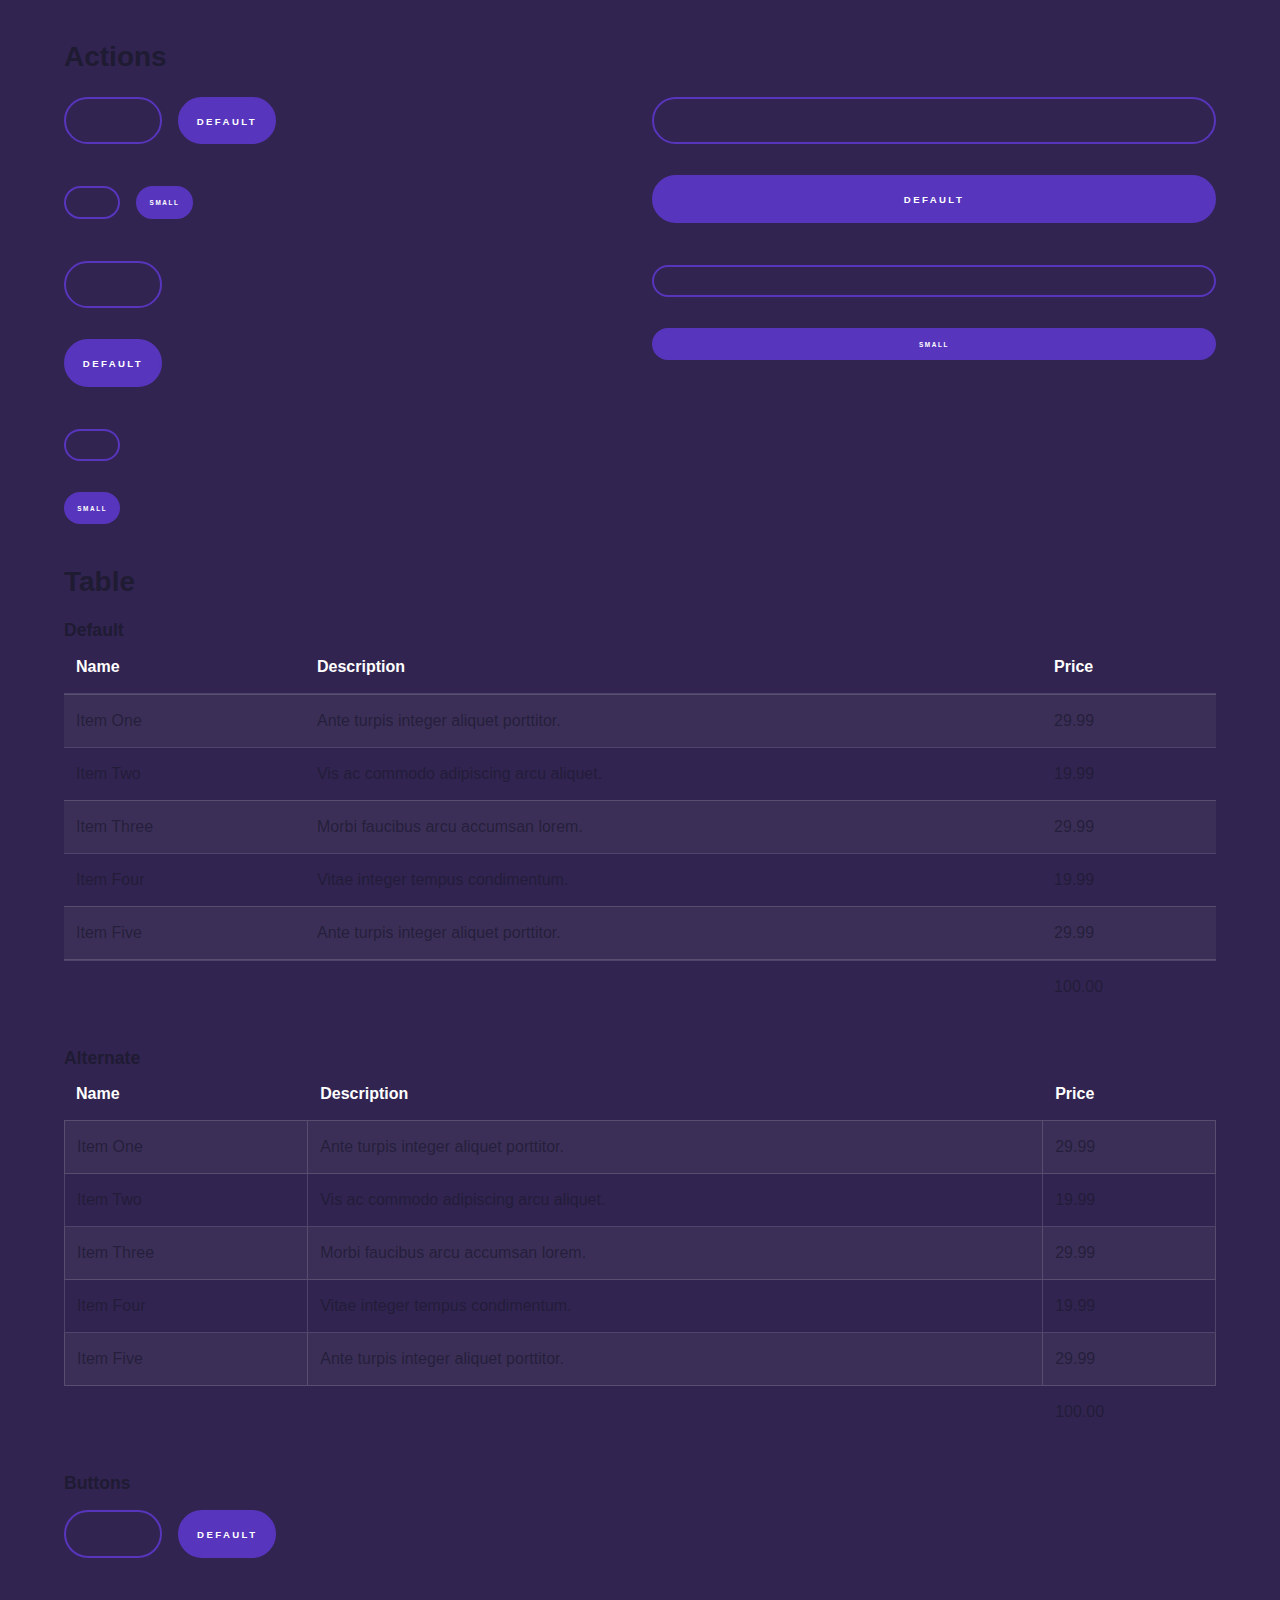
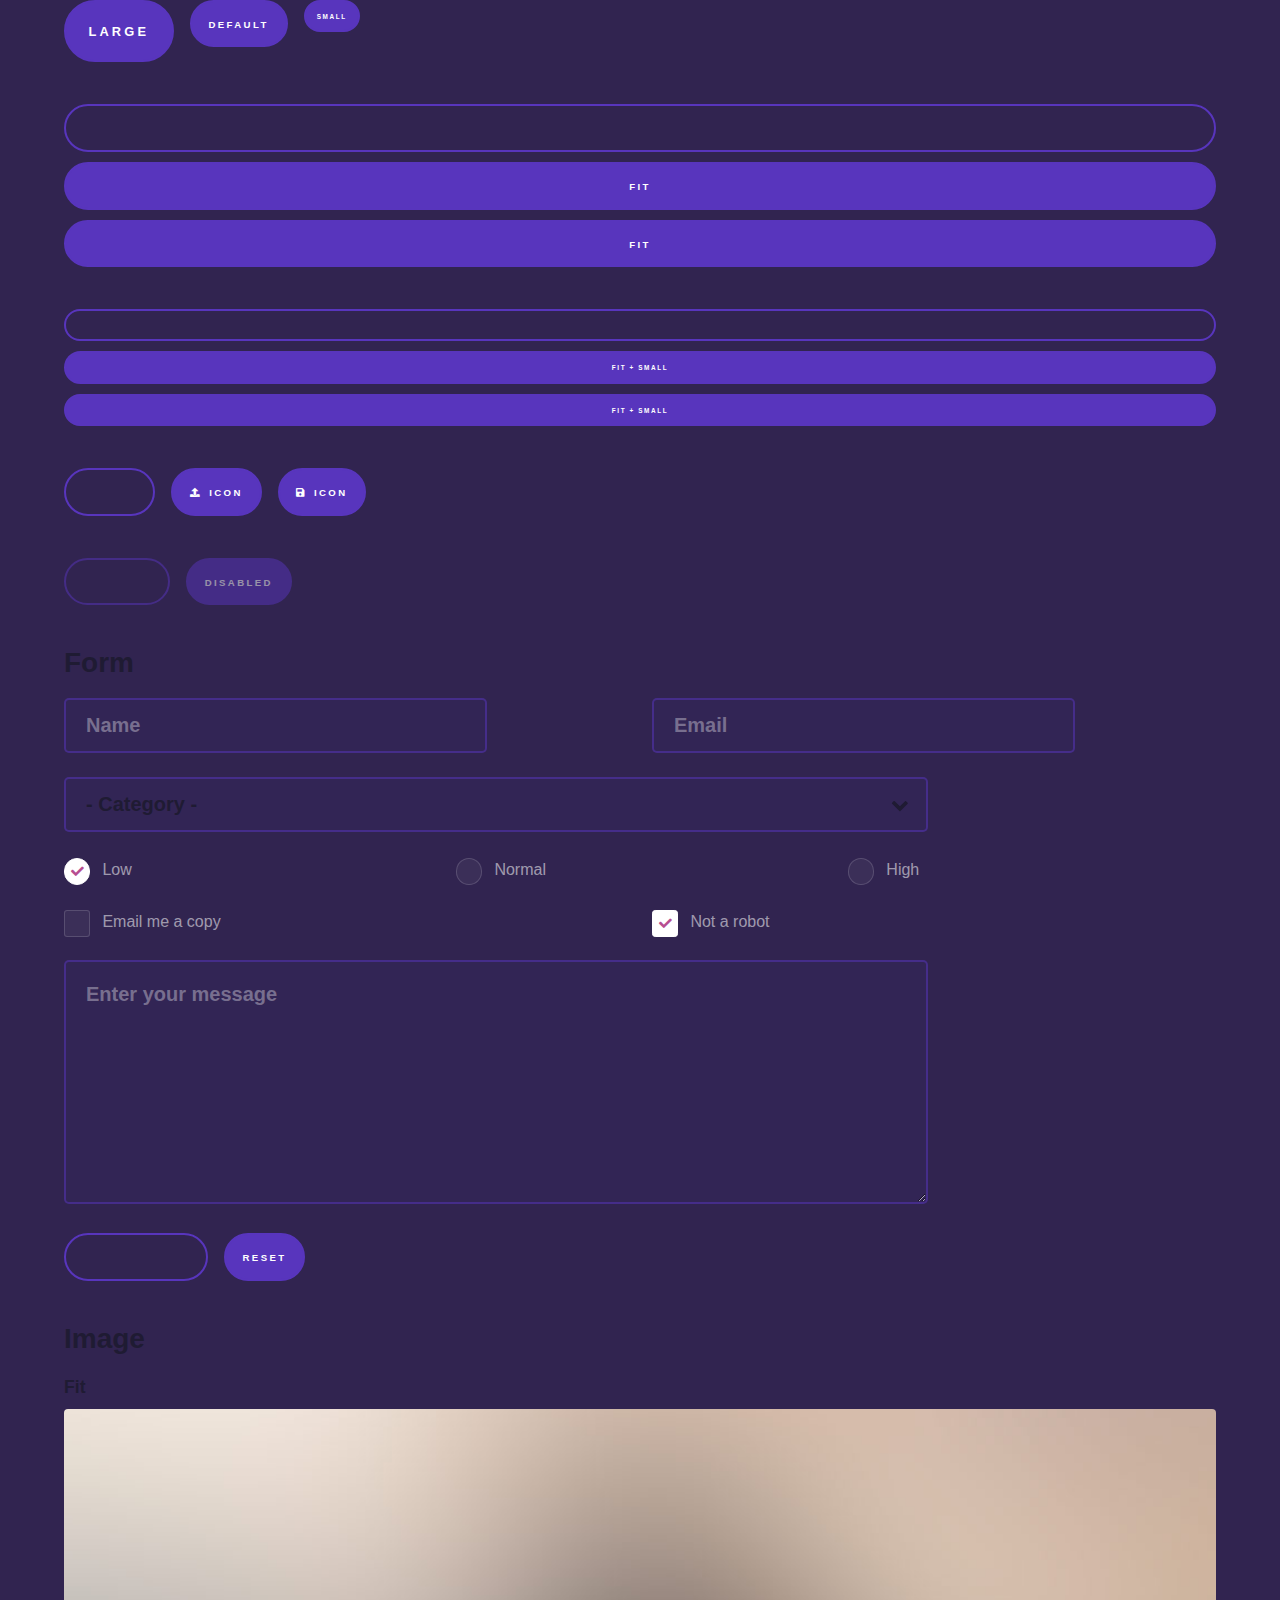
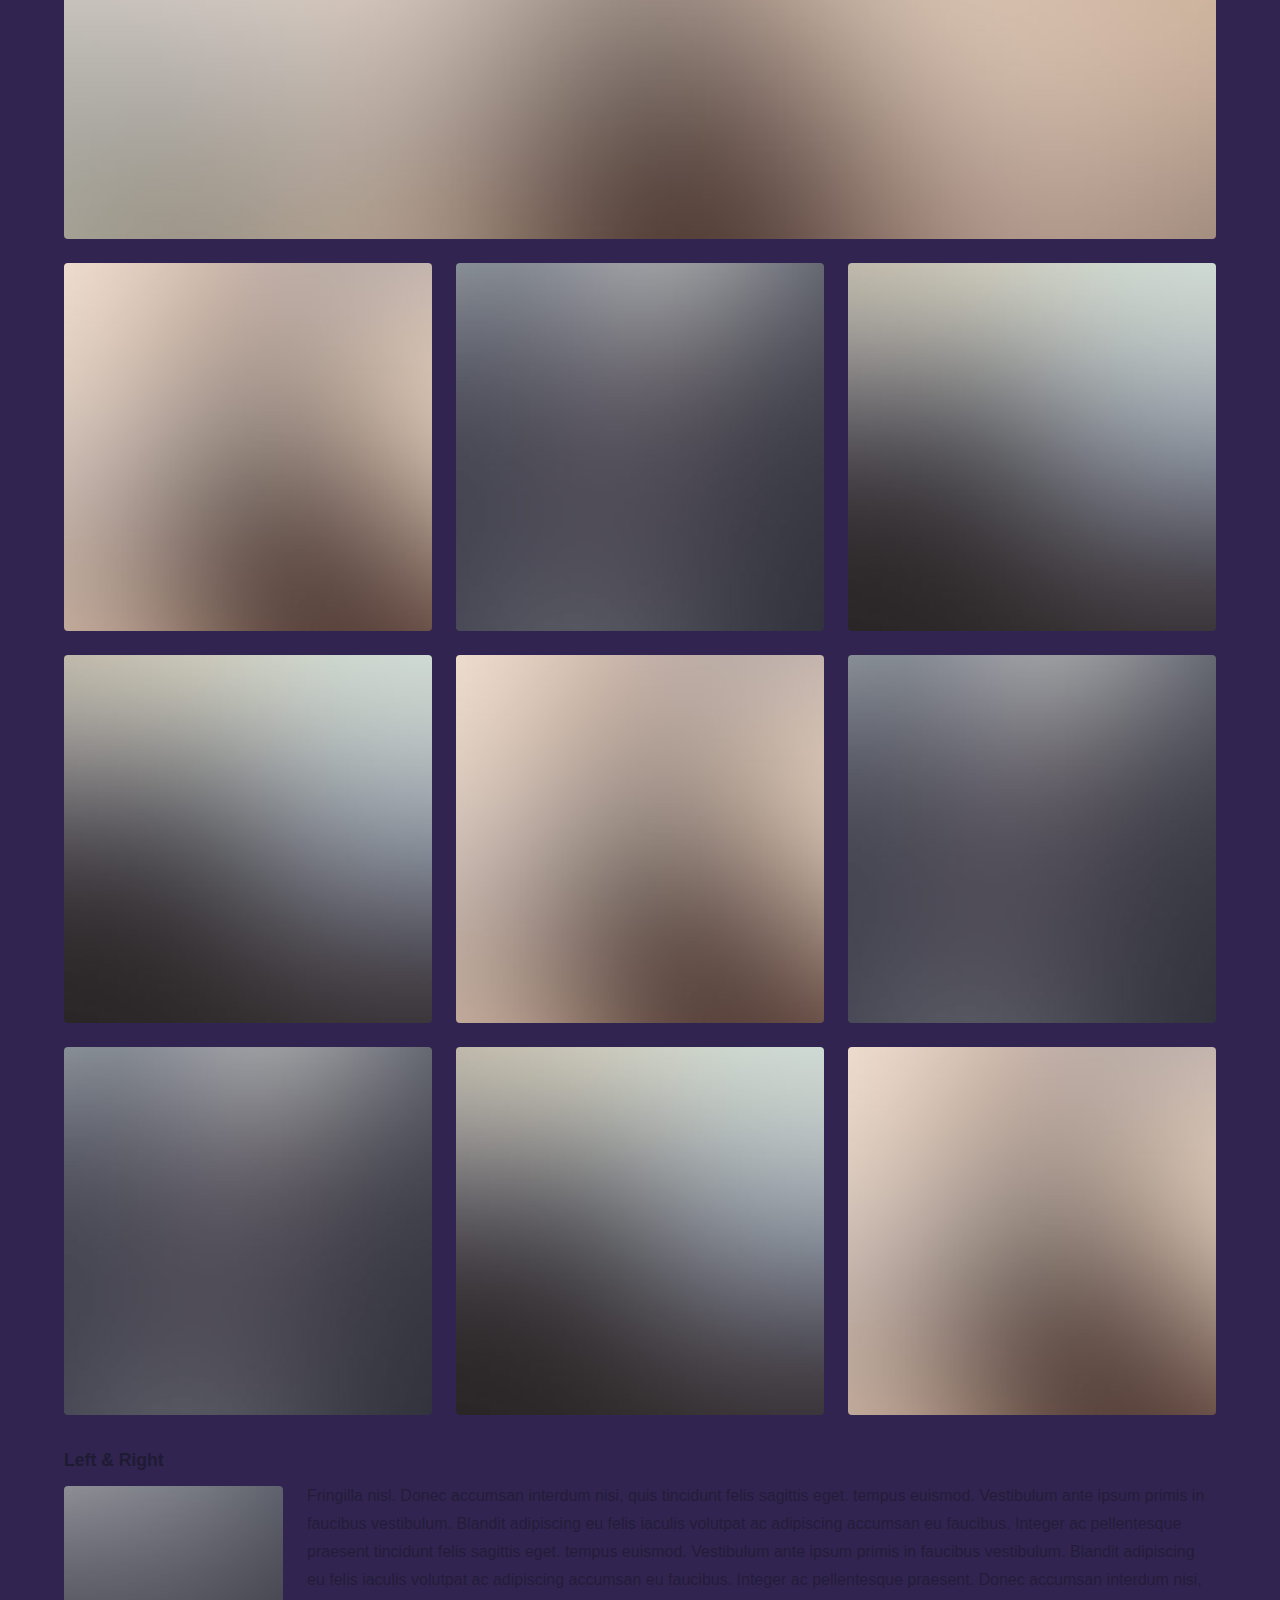
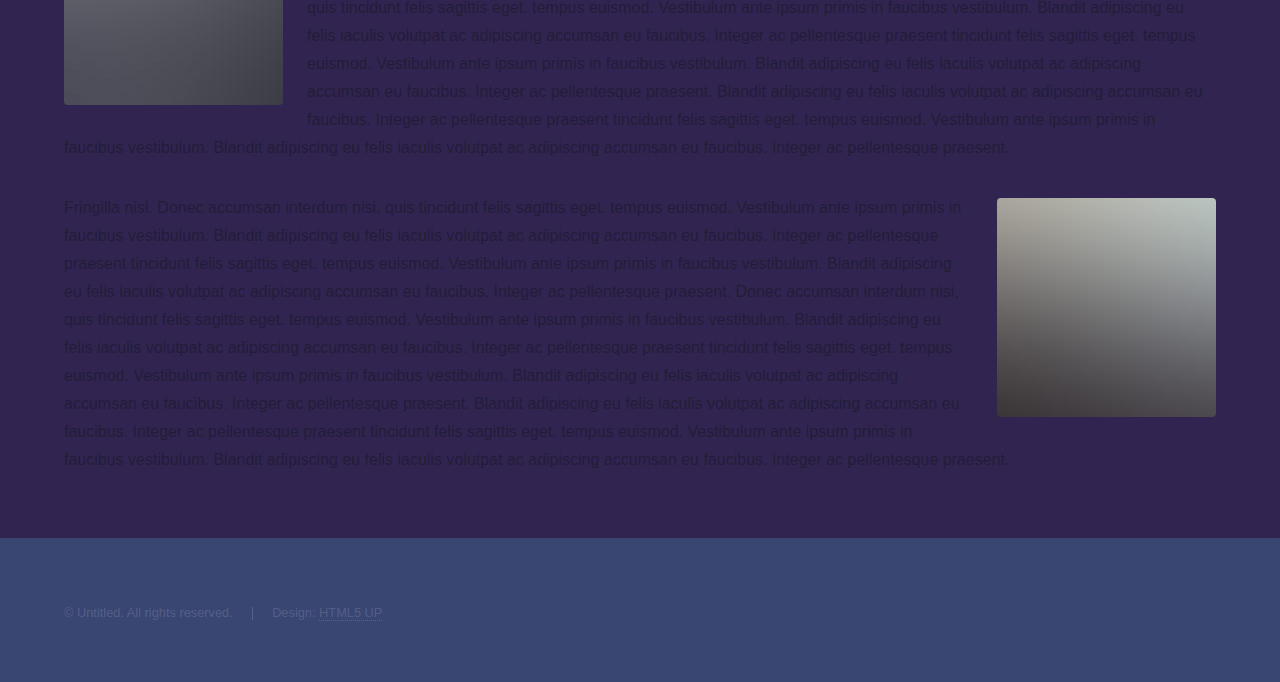
<file: elements.html>
<!DOCTYPE HTML>
<!--
	Hyperspace by HTML5 UP
	html5up.net | @ajlkn
	Free for personal and commercial use under the CCA 3.0 license (html5up.net/license)
-->
<html>
	<head>
		<title>Elements - Hyperspace by HTML5 UP</title>
		<meta charset="utf-8" />
		<meta name="viewport" content="width=device-width, initial-scale=1, user-scalable=no" />
		<link rel="stylesheet" href="assets/css/main.css" />
		<noscript><link rel="stylesheet" href="assets/css/noscript.css" /></noscript>
	</head>
	<body class="is-preload">

		<!-- Header -->
			<header id="header">
				<a href="index.html" class="title">Hyperspace</a>
				<nav>
					<ul>
						<li><a href="index.html">Home</a></li>
						<li><a href="generic.html">Generic</a></li>
						<li><a href="elements.html"  class="active">Elements</a></li>
					</ul>
				</nav>
			</header>

		<!-- Wrapper -->
			<div id="wrapper">

				<!-- Main -->
					<section id="main" class="wrapper">
						<div class="inner">
							<h1 class="major">Elements</h1>

							<!-- Text -->
								<section>
									<h2>Text</h2>
									<p>This is <b>bold</b> and this is <strong>strong</strong>. This is <i>italic</i> and this is <em>emphasized</em>.
									This is <sup>superscript</sup> text and this is <sub>subscript</sub> text.
									This is <u>underlined</u> and this is code: <code>for (;;) { ... }</code>. Finally, <a href="#">this is a link</a>.</p>
									<hr />
									<p>Nunc lacinia ante nunc ac lobortis. Interdum adipiscing gravida odio porttitor sem non mi integer non faucibus ornare mi ut ante amet placerat aliquet. Volutpat eu sed ante lacinia sapien lorem accumsan varius montes viverra nibh in adipiscing blandit tempus accumsan.</p>
									<hr />
									<h2>Heading Level 2</h2>
									<h3>Heading Level 3</h3>
									<h4>Heading Level 4</h4>
									<hr />
									<h3>Blockquote</h3>
									<blockquote>Fringilla nisl. Donec accumsan interdum nisi, quis tincidunt felis sagittis eget tempus euismod. Vestibulum ante ipsum primis in faucibus vestibulum. Blandit adipiscing eu felis iaculis volutpat ac adipiscing accumsan faucibus. Vestibulum ante ipsum primis in faucibus lorem ipsum dolor sit amet nullam adipiscing eu felis.</blockquote>
									<h3>Preformatted</h3>
									<pre><code>i = 0;

while (!deck.isInOrder()) {
    print 'Iteration ' + i;
    deck.shuffle();
    i++;
}

print 'It took ' + i + ' iterations to sort the deck.';</code></pre>
								</section>

							<!-- Lists -->
								<section>
									<h2>Lists</h2>
									<div class="row">
										<div class="col-6 col-12-medium">
											<h3>Unordered</h3>
											<ul>
												<li>Dolor pulvinar etiam.</li>
												<li>Sagittis adipiscing.</li>
												<li>Felis enim feugiat.</li>
											</ul>
											<h3>Alternate</h3>
											<ul class="alt">
												<li>Dolor pulvinar etiam.</li>
												<li>Sagittis adipiscing.</li>
												<li>Felis enim feugiat.</li>
											</ul>
										</div>
										<div class="col-6 col-12-medium">
											<h3>Ordered</h3>
											<ol>
												<li>Dolor pulvinar etiam.</li>
												<li>Etiam vel felis viverra.</li>
												<li>Felis enim feugiat.</li>
												<li>Dolor pulvinar etiam.</li>
												<li>Etiam vel felis lorem.</li>
												<li>Felis enim et feugiat.</li>
											</ol>
											<h3>Icons</h3>
											<ul class="icons">
												<li><a href="#" class="icon brands fa-twitter"><span class="label">Twitter</span></a></li>
												<li><a href="#" class="icon brands fa-facebook-f"><span class="label">Facebook</span></a></li>
												<li><a href="#" class="icon brands fa-instagram"><span class="label">Instagram</span></a></li>
												<li><a href="#" class="icon brands fa-github"><span class="label">Github</span></a></li>
											</ul>
										</div>
									</div>
									<h2>Actions</h2>
									<div class="row">
										<div class="col-6 col-12-medium">
											<ul class="actions">
												<li><a href="#" class="button primary">Default</a></li>
												<li><a href="#" class="button">Default</a></li>
											</ul>
											<ul class="actions small">
												<li><a href="#" class="button primary small">Small</a></li>
												<li><a href="#" class="button small">Small</a></li>
											</ul>
											<ul class="actions stacked">
												<li><a href="#" class="button primary">Default</a></li>
												<li><a href="#" class="button">Default</a></li>
											</ul>
											<ul class="actions stacked">
												<li><a href="#" class="button primary small">Small</a></li>
												<li><a href="#" class="button small">Small</a></li>
											</ul>
										</div>
										<div class="col-6 col-12-medium">
											<ul class="actions stacked">
												<li><a href="#" class="button primary fit">Default</a></li>
												<li><a href="#" class="button fit">Default</a></li>
											</ul>
											<ul class="actions stacked">
												<li><a href="#" class="button primary small fit">Small</a></li>
												<li><a href="#" class="button small fit">Small</a></li>
											</ul>
										</div>
									</div>
								</section>

							<!-- Table -->
								<section>
									<h2>Table</h2>
									<h3>Default</h3>
									<div class="table-wrapper">
										<table>
											<thead>
												<tr>
													<th>Name</th>
													<th>Description</th>
													<th>Price</th>
												</tr>
											</thead>
											<tbody>
												<tr>
													<td>Item One</td>
													<td>Ante turpis integer aliquet porttitor.</td>
													<td>29.99</td>
												</tr>
												<tr>
													<td>Item Two</td>
													<td>Vis ac commodo adipiscing arcu aliquet.</td>
													<td>19.99</td>
												</tr>
												<tr>
													<td>Item Three</td>
													<td> Morbi faucibus arcu accumsan lorem.</td>
													<td>29.99</td>
												</tr>
												<tr>
													<td>Item Four</td>
													<td>Vitae integer tempus condimentum.</td>
													<td>19.99</td>
												</tr>
												<tr>
													<td>Item Five</td>
													<td>Ante turpis integer aliquet porttitor.</td>
													<td>29.99</td>
												</tr>
											</tbody>
											<tfoot>
												<tr>
													<td colspan="2"></td>
													<td>100.00</td>
												</tr>
											</tfoot>
										</table>
									</div>

									<h3>Alternate</h3>
									<div class="table-wrapper">
										<table class="alt">
											<thead>
												<tr>
													<th>Name</th>
													<th>Description</th>
													<th>Price</th>
												</tr>
											</thead>
											<tbody>
												<tr>
													<td>Item One</td>
													<td>Ante turpis integer aliquet porttitor.</td>
													<td>29.99</td>
												</tr>
												<tr>
													<td>Item Two</td>
													<td>Vis ac commodo adipiscing arcu aliquet.</td>
													<td>19.99</td>
												</tr>
												<tr>
													<td>Item Three</td>
													<td> Morbi faucibus arcu accumsan lorem.</td>
													<td>29.99</td>
												</tr>
												<tr>
													<td>Item Four</td>
													<td>Vitae integer tempus condimentum.</td>
													<td>19.99</td>
												</tr>
												<tr>
													<td>Item Five</td>
													<td>Ante turpis integer aliquet porttitor.</td>
													<td>29.99</td>
												</tr>
											</tbody>
											<tfoot>
												<tr>
													<td colspan="2"></td>
													<td>100.00</td>
												</tr>
											</tfoot>
										</table>
									</div>
								</section>

							<!-- Buttons -->
								<section>
									<h3>Buttons</h3>
									<ul class="actions">
										<li><a href="#" class="button primary">Primary</a></li>
										<li><a href="#" class="button">Default</a></li>
									</ul>
									<ul class="actions">
										<li><a href="#" class="button large">Large</a></li>
										<li><a href="#" class="button">Default</a></li>
										<li><a href="#" class="button small">Small</a></li>
									</ul>
									<ul class="actions fit">
										<li><a href="#" class="button primary fit">Fit</a></li>
										<li><a href="#" class="button fit">Fit</a></li>
										<li><a href="#" class="button fit">Fit</a></li>
									</ul>
									<ul class="actions fit small">
										<li><a href="#" class="button primary fit small">Fit + Small</a></li>
										<li><a href="#" class="button fit small">Fit + Small</a></li>
										<li><a href="#" class="button fit small">Fit + Small</a></li>
									</ul>
									<ul class="actions">
										<li><a href="#" class="button primary icon solid fa-download">Icon</a></li>
										<li><a href="#" class="button icon solid fa-upload">Icon</a></li>
										<li><a href="#" class="button icon solid fa-save">Icon</a></li>
									</ul>
									<ul class="actions">
										<li><span class="button primary disabled">Disabled</span></li>
										<li><span class="button disabled">Disabled</span></li>
									</ul>
								</section>

							<!-- Form -->
								<section>
									<h2>Form</h2>
									<form method="post" action="#">
										<div class="row gtr-uniform">
											<div class="col-6 col-12-xsmall">
												<input type="text" name="demo-name" id="demo-name" value="" placeholder="Name" />
											</div>
											<div class="col-6 col-12-xsmall">
												<input type="email" name="demo-email" id="demo-email" value="" placeholder="Email" />
											</div>
											<div class="col-12">
												<select name="demo-category" id="demo-category">
													<option value="">- Category -</option>
													<option value="1">Manufacturing</option>
													<option value="1">Shipping</option>
													<option value="1">Administration</option>
													<option value="1">Human Resources</option>
												</select>
											</div>
											<div class="col-4 col-12-small">
												<input type="radio" id="demo-priority-low" name="demo-priority" checked>
												<label for="demo-priority-low">Low</label>
											</div>
											<div class="col-4 col-12-small">
												<input type="radio" id="demo-priority-normal" name="demo-priority">
												<label for="demo-priority-normal">Normal</label>
											</div>
											<div class="col-4 col-12-small">
												<input type="radio" id="demo-priority-high" name="demo-priority">
												<label for="demo-priority-high">High</label>
											</div>
											<div class="col-6 col-12-small">
												<input type="checkbox" id="demo-copy" name="demo-copy">
												<label for="demo-copy">Email me a copy</label>
											</div>
											<div class="col-6 col-12-small">
												<input type="checkbox" id="demo-human" name="demo-human" checked>
												<label for="demo-human">Not a robot</label>
											</div>
											<div class="col-12">
												<textarea name="demo-message" id="demo-message" placeholder="Enter your message" rows="6"></textarea>
											</div>
											<div class="col-12">
												<ul class="actions">
													<li><input type="submit" value="Send Message" class="primary" /></li>
													<li><input type="reset" value="Reset" /></li>
												</ul>
											</div>
										</div>
									</form>
								</section>

							<!-- Image -->
								<section>
									<h2>Image</h2>
									<h3>Fit</h3>
									<div class="box alt">
										<div class="row gtr-uniform">
											<div class="col-12"><span class="image fit"><img src="images/pic04.jpg" alt="" /></span></div>
											<div class="col-4"><span class="image fit"><img src="images/pic01.jpg" alt="" /></span></div>
											<div class="col-4"><span class="image fit"><img src="images/pic02.jpg" alt="" /></span></div>
											<div class="col-4"><span class="image fit"><img src="images/pic03.jpg" alt="" /></span></div>
											<div class="col-4"><span class="image fit"><img src="images/pic03.jpg" alt="" /></span></div>
											<div class="col-4"><span class="image fit"><img src="images/pic01.jpg" alt="" /></span></div>
											<div class="col-4"><span class="image fit"><img src="images/pic02.jpg" alt="" /></span></div>
											<div class="col-4"><span class="image fit"><img src="images/pic02.jpg" alt="" /></span></div>
											<div class="col-4"><span class="image fit"><img src="images/pic03.jpg" alt="" /></span></div>
											<div class="col-4"><span class="image fit"><img src="images/pic01.jpg" alt="" /></span></div>
										</div>
									</div>
									<h3>Left &amp; Right</h3>
									<p><span class="image left"><img src="images/pic05.jpg" alt="" /></span>Fringilla nisl. Donec accumsan interdum nisi, quis tincidunt felis sagittis eget. tempus euismod. Vestibulum ante ipsum primis in faucibus vestibulum. Blandit adipiscing eu felis iaculis volutpat ac adipiscing accumsan eu faucibus. Integer ac pellentesque praesent tincidunt felis sagittis eget. tempus euismod. Vestibulum ante ipsum primis in faucibus vestibulum. Blandit adipiscing eu felis iaculis volutpat ac adipiscing accumsan eu faucibus. Integer ac pellentesque praesent. Donec accumsan interdum nisi, quis tincidunt felis sagittis eget. tempus euismod. Vestibulum ante ipsum primis in faucibus vestibulum. Blandit adipiscing eu felis iaculis volutpat ac adipiscing accumsan eu faucibus. Integer ac pellentesque praesent tincidunt felis sagittis eget. tempus euismod. Vestibulum ante ipsum primis in faucibus vestibulum. Blandit adipiscing eu felis iaculis volutpat ac adipiscing accumsan eu faucibus. Integer ac pellentesque praesent. Blandit adipiscing eu felis iaculis volutpat ac adipiscing accumsan eu faucibus. Integer ac pellentesque praesent tincidunt felis sagittis eget. tempus euismod. Vestibulum ante ipsum primis in faucibus vestibulum. Blandit adipiscing eu felis iaculis volutpat ac adipiscing accumsan eu faucibus. Integer ac pellentesque praesent.</p>
									<p><span class="image right"><img src="images/pic06.jpg" alt="" /></span>Fringilla nisl. Donec accumsan interdum nisi, quis tincidunt felis sagittis eget. tempus euismod. Vestibulum ante ipsum primis in faucibus vestibulum. Blandit adipiscing eu felis iaculis volutpat ac adipiscing accumsan eu faucibus. Integer ac pellentesque praesent tincidunt felis sagittis eget. tempus euismod. Vestibulum ante ipsum primis in faucibus vestibulum. Blandit adipiscing eu felis iaculis volutpat ac adipiscing accumsan eu faucibus. Integer ac pellentesque praesent. Donec accumsan interdum nisi, quis tincidunt felis sagittis eget. tempus euismod. Vestibulum ante ipsum primis in faucibus vestibulum. Blandit adipiscing eu felis iaculis volutpat ac adipiscing accumsan eu faucibus. Integer ac pellentesque praesent tincidunt felis sagittis eget. tempus euismod. Vestibulum ante ipsum primis in faucibus vestibulum. Blandit adipiscing eu felis iaculis volutpat ac adipiscing accumsan eu faucibus. Integer ac pellentesque praesent. Blandit adipiscing eu felis iaculis volutpat ac adipiscing accumsan eu faucibus. Integer ac pellentesque praesent tincidunt felis sagittis eget. tempus euismod. Vestibulum ante ipsum primis in faucibus vestibulum. Blandit adipiscing eu felis iaculis volutpat ac adipiscing accumsan eu faucibus. Integer ac pellentesque praesent.</p>
								</section>

						</div>
					</section>

			</div>

		<!-- Footer -->
			<footer id="footer" class="wrapper alt">
				<div class="inner">
					<ul class="menu">
						<li>&copy; Untitled. All rights reserved.</li><li>Design: <a href="http://html5up.net">HTML5 UP</a></li>
					</ul>
				</div>
			</footer>

		<!-- Scripts -->
			<script src="assets/js/jquery.min.js"></script>
			<script src="assets/js/jquery.scrollex.min.js"></script>
			<script src="assets/js/jquery.scrolly.min.js"></script>
			<script src="assets/js/browser.min.js"></script>
			<script src="assets/js/breakpoints.min.js"></script>
			<script src="assets/js/util.js"></script>
			<script src="assets/js/main.js"></script>

	</body>
</html>
</file>
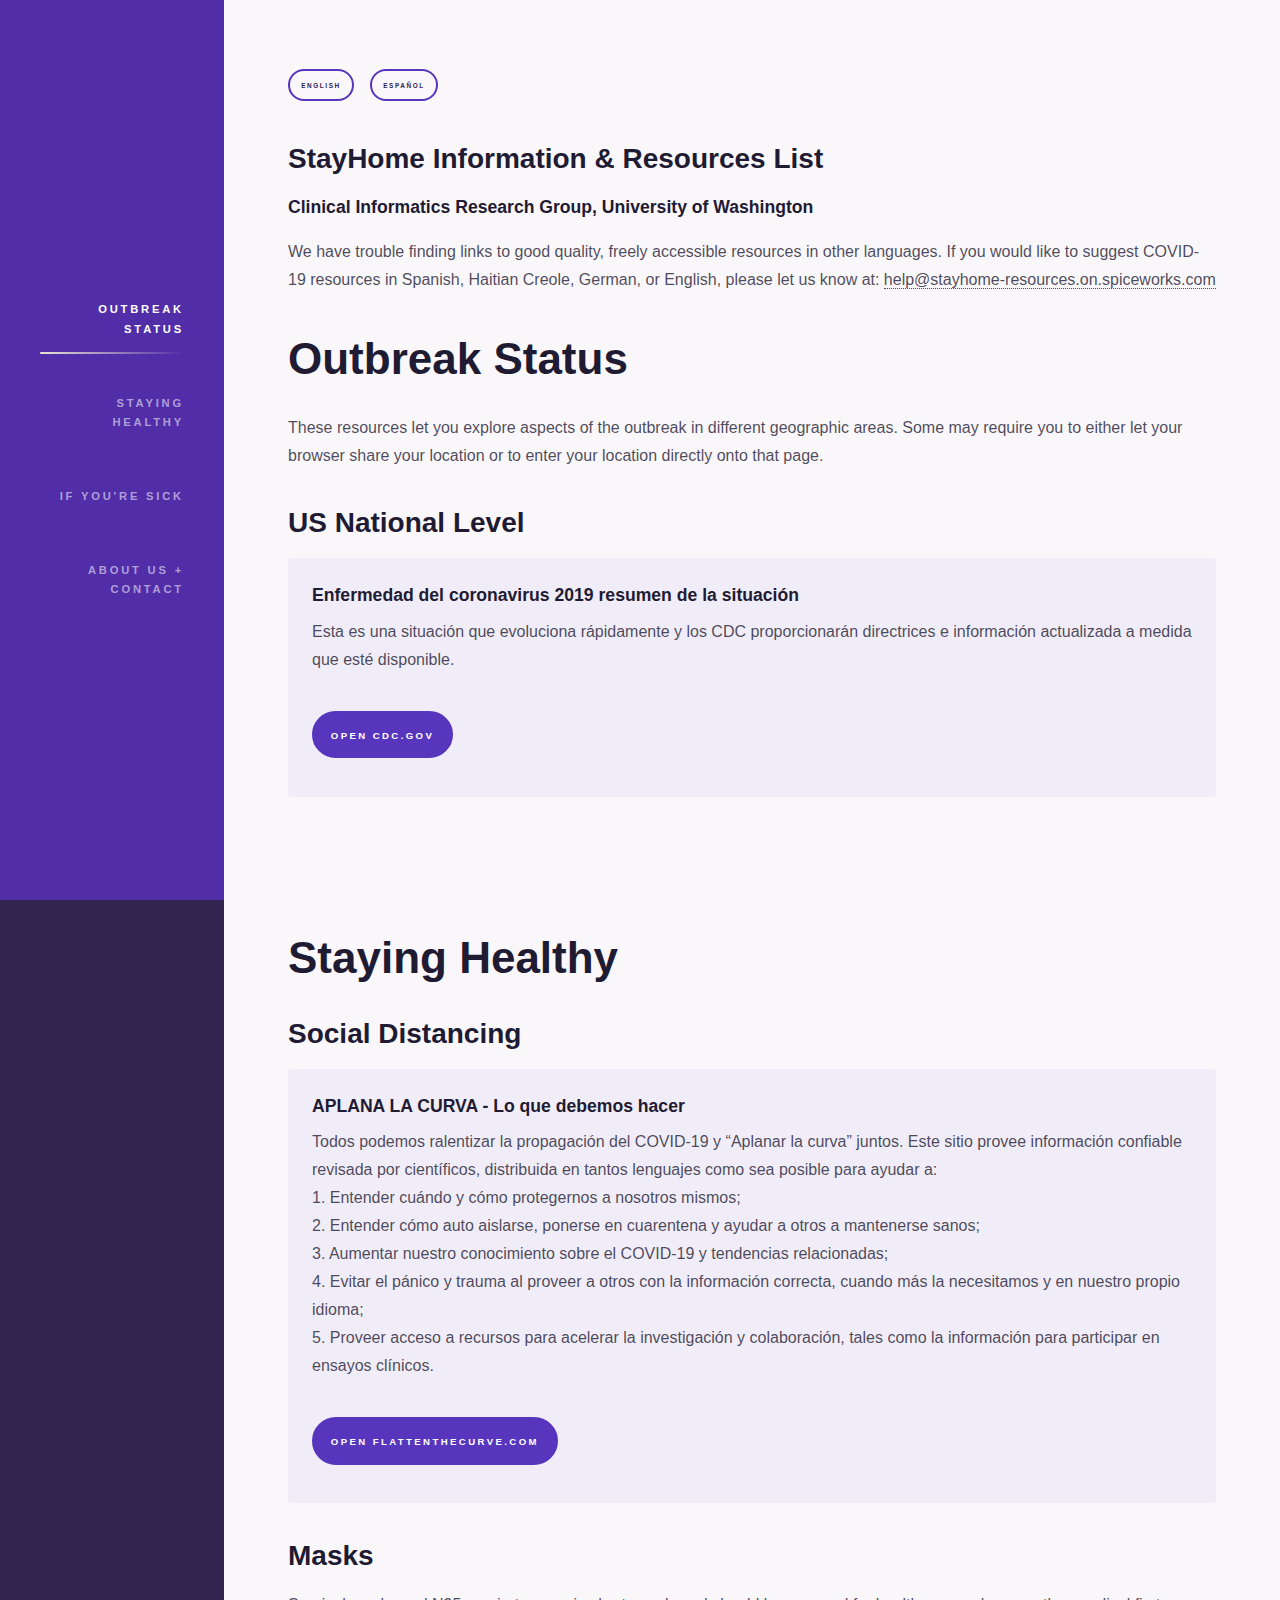
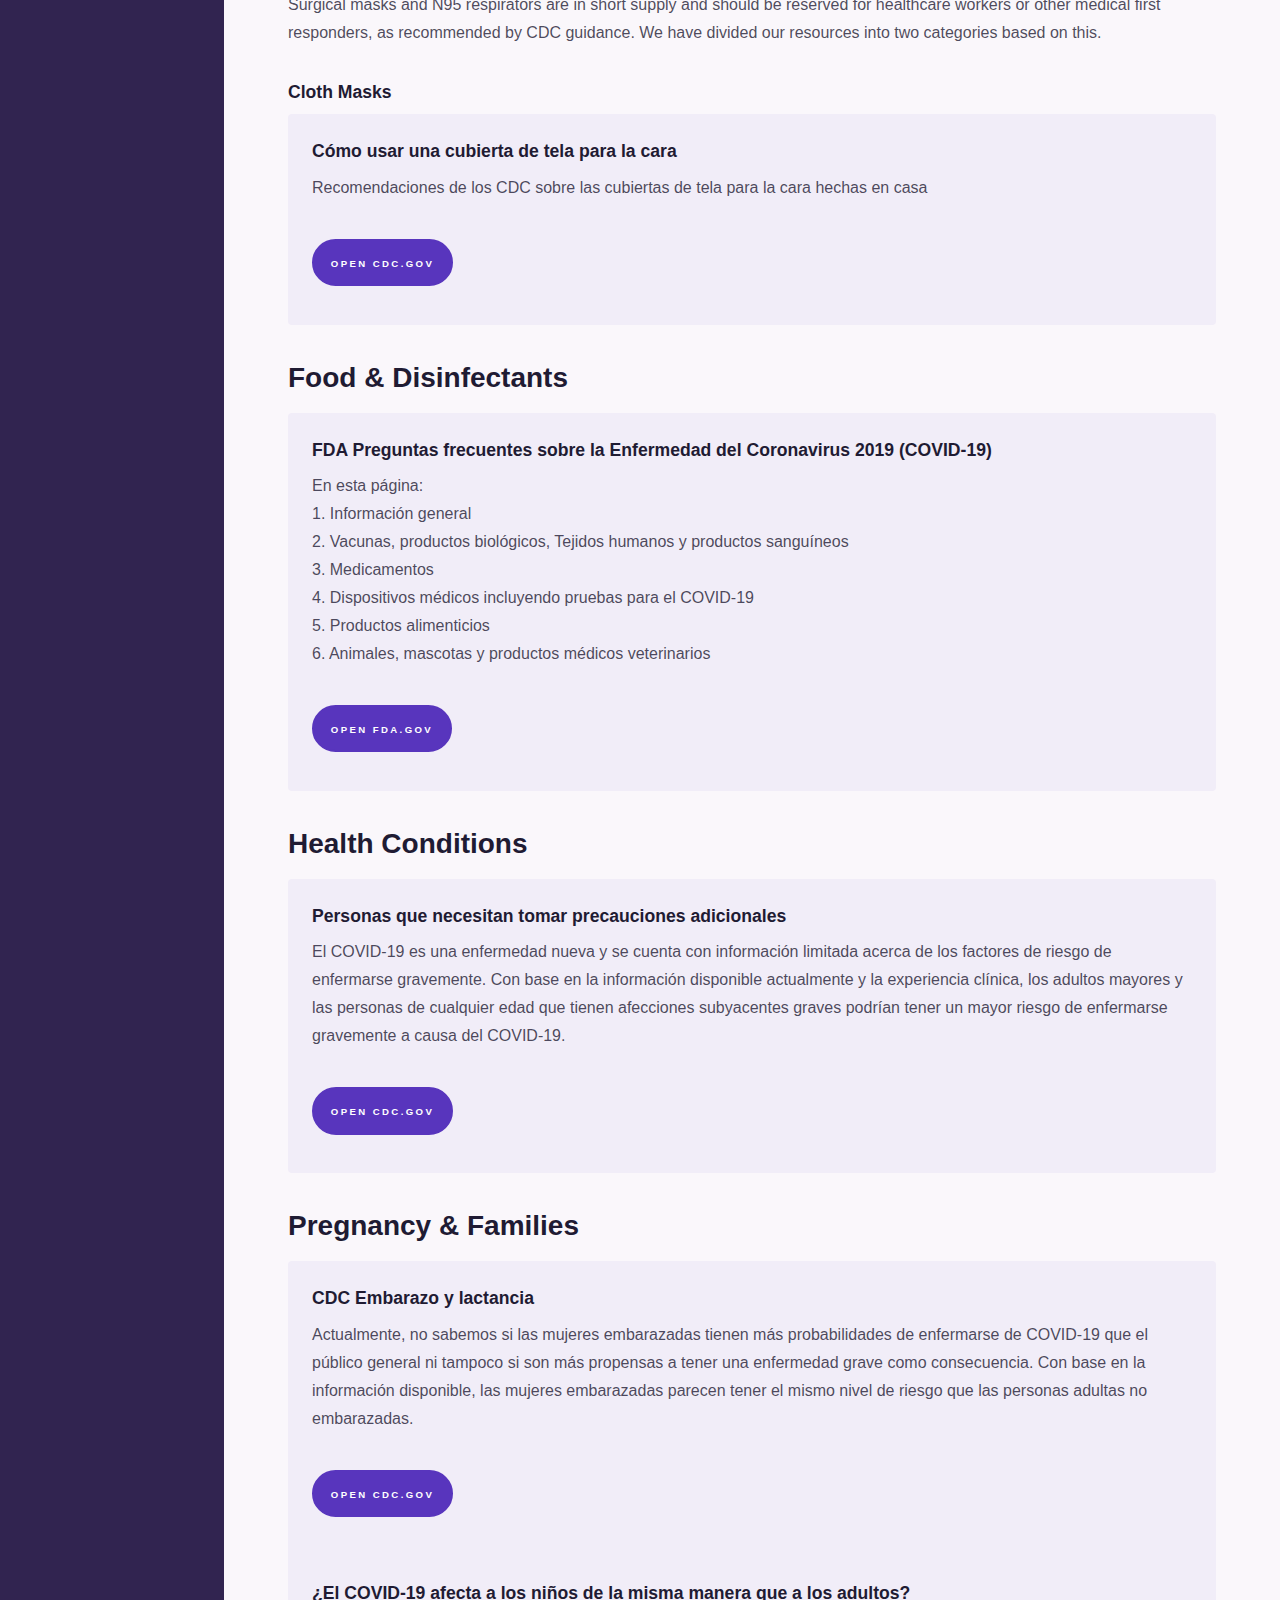
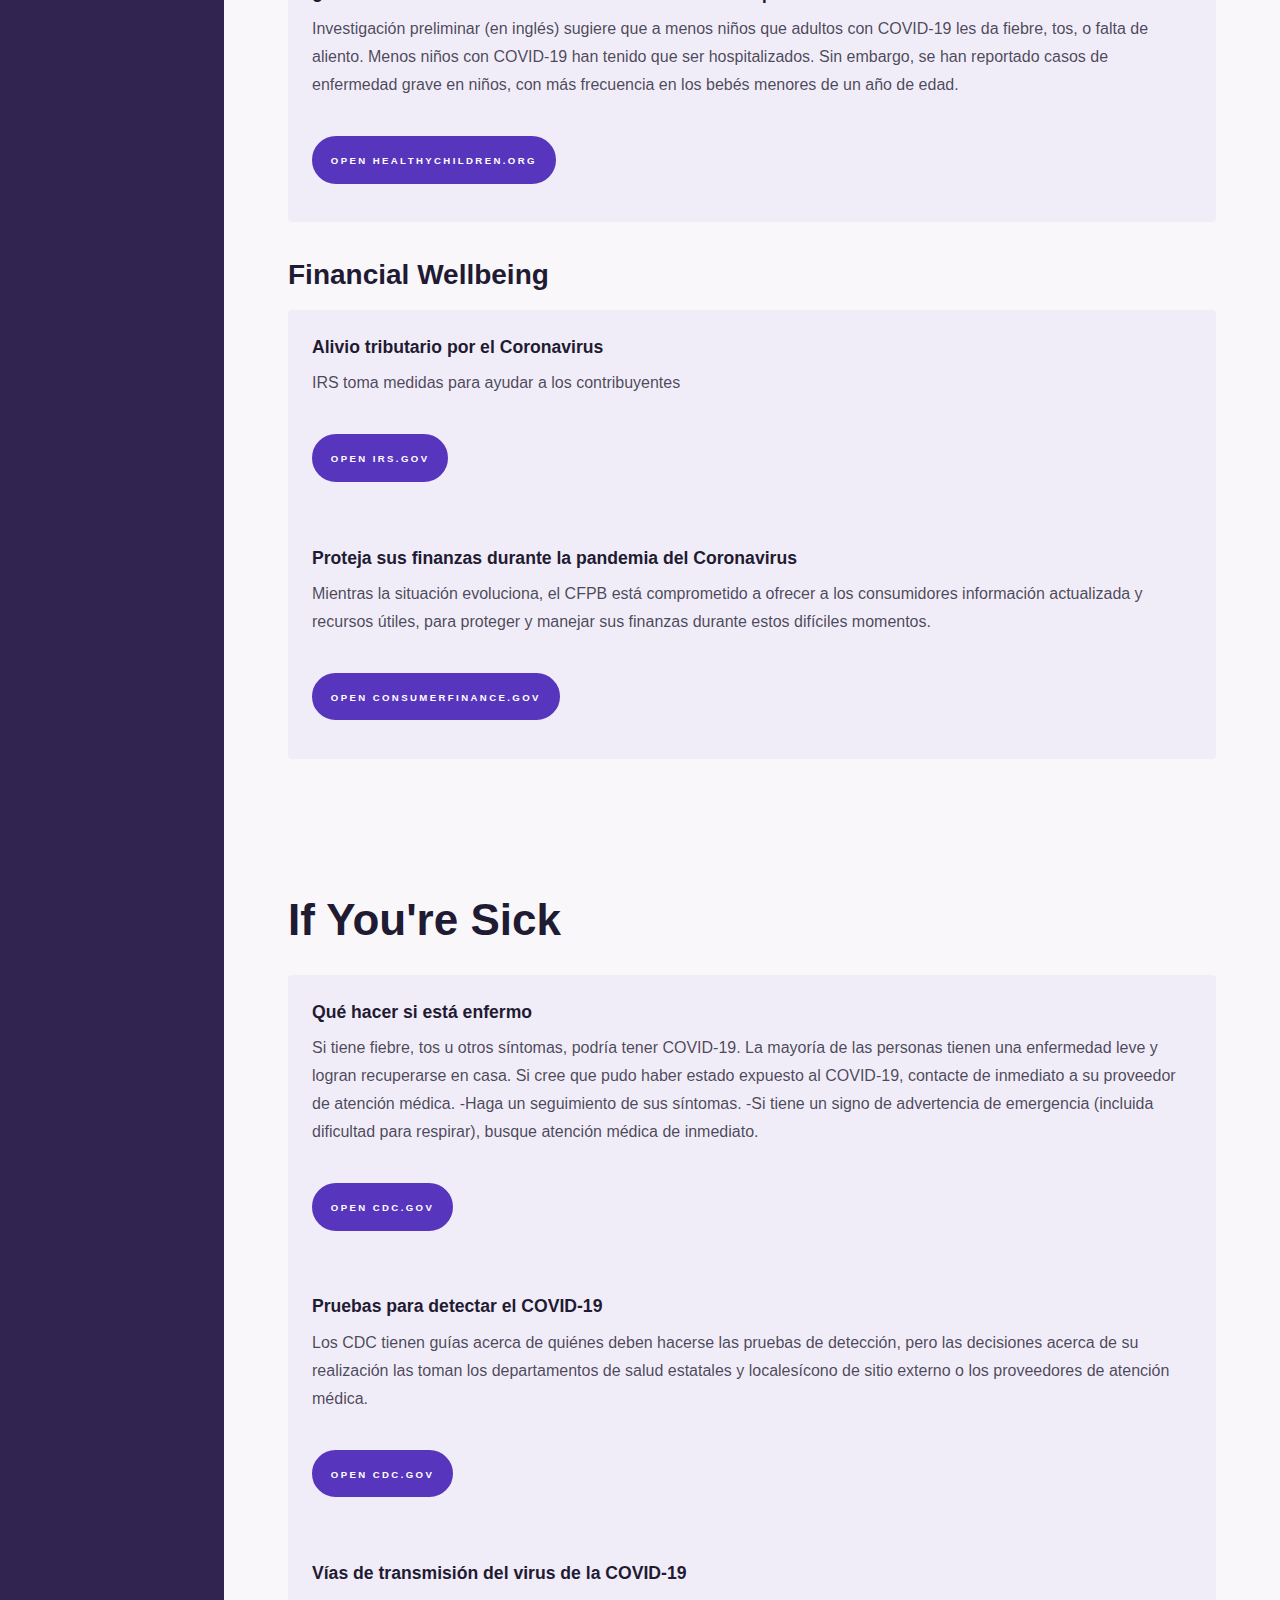
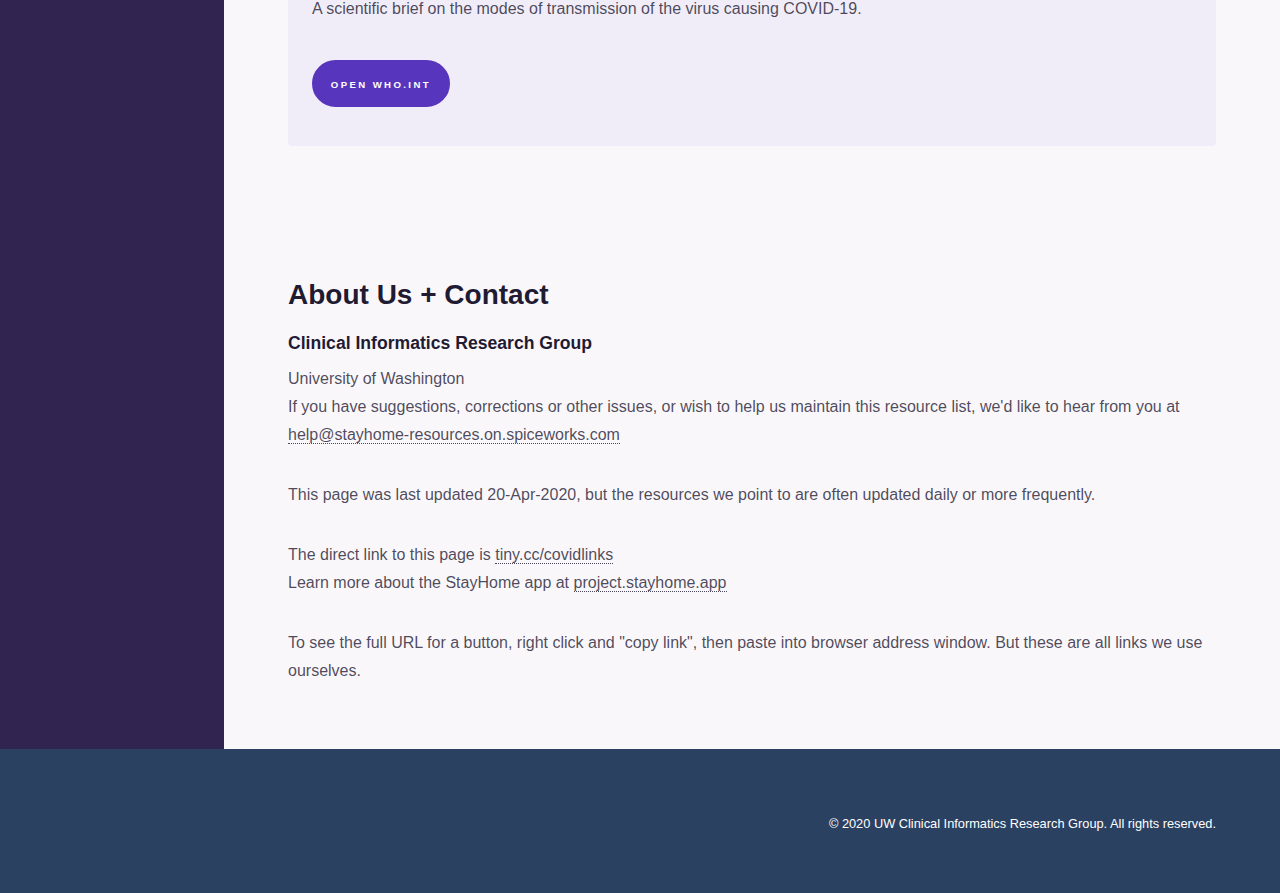
<file: es.html>
<!DOCTYPE HTML>
<!--
	Hyperspace by HTML5 UP
	html5up.net | @ajlkn
	Free for personal and commercial use under the CCA 3.0 license (html5up.net/license)
-->
<html>
	<head>
		<title>COVID-19 Resources</title>
		<link rel="shortcut icon" type="image/x-icon" href="images/icon purple.png" />
		<meta charset="utf-8" />
		<meta name="viewport" content="width=device-width, initial-scale=1, user-scalable=no" />
		<link rel="stylesheet" href="assets/css/main.css" />
		<noscript><link rel="stylesheet" href="assets/css/noscript.css" /></noscript>


<!-- Matomo -->
<script type="text/javascript">
  var _paq = window._paq || [];
  /* tracker methods like "setCustomDimension" should be called before "trackPageView" */
  _paq.push(["setDocumentTitle", document.domain + "/" + document.title]);
  _paq.push(["setCookieDomain", "*.resources.stayhome.app"]);
  _paq.push(['trackPageView']);
  _paq.push(['enableLinkTracking']);
  (function() {
    var u="https://piwik.cirg.washington.edu/";
    _paq.push(['setTrackerUrl', u+'matomo.php']);
    _paq.push(['setSiteId', '17']);
    var d=document, g=d.createElement('script'), s=d.getElementsByTagName('script')[0];
    g.type='text/javascript'; g.async=true; g.defer=true; g.src=u+'matomo.js'; s.parentNode.insertBefore(g,s);
  })();
</script>
<!-- End Matomo Code -->
		
	</head>
	<body class="is-preload">

		<!-- Sidebar -->
			<section id="sidebar">
				<div class="inner">
					<nav>
						<ul>
							<!--<li><a href="#welcome">Welcome</a></li>-->
							<li><a href="#status">Outbreak Status</a></li>
							<li><a href="#protect">Staying Healthy</a></li>
							<li><a href="#sick">If You're Sick</a></li>
							<!--<li><a href="#local">Find Local Help</a></li>-->
							<li><a href="#three">About Us + Contact</a></li>
						</ul>
					</nav>
				</div>
				
			</section>
			

		<!-- Wrapper -->
			<div id="wrapper">
					<div id="menuToggle">
				   
						<input type="checkbox" />
					    
					    	<span></span>
					    	<span></span>
					    	<span></span>
					
					    	<ul id="menu">
					      		<!--<li><a href="#welcome">Welcome</a></li>-->
								<li><a href="#status">Outbreak Status</a></li>
								<li><a href="#protect">Staying Healthy</a></li>
								<li><a href="#sick">If You're Sick</a></li>
								<!--<li><a href="#local">Find Local Help</a></li>-->
								<li><a href="#three">About Us + Contact</a></li>
					    	</ul>
					</div>
					<!--<section id="welcome" class="wrapper style1">
						<div class="inner">
							<h1>StayHome Information & Resources List</h1>
							<h3>Clinical Informatics Research Group, University of Washington.</h3>
							
							
						</div>
					</section>-->	
				<!-- Two -->
					<section id="status" class="wrapper style1">
						<div class="inner">
							<div>	
								<ul class="actions">
									<li><a href="index.html" class="button small primary">English</a></li>
									<li><a href="es.html" class="button small primary">Español</a></li>
								</ul>
							</div>
							<h2>StayHome Information & Resources List</21>
							<h3 style= "margin-bottom: 1em;">Clinical Informatics Research Group, University of Washington</h3>
							<p>We have trouble finding links to good quality, freely accessible resources in other languages.  If you would like to suggest COVID-19 resources in Spanish, Haitian Creole, German, or English, please let us know at: <a href="mailto:help@stayhome-resources.on.spiceworks.com">help@stayhome-resources.on.spiceworks.com</a></p>
							
							<h1>Outbreak Status</h1>
							<p>These resources let you explore aspects of the outbreak in different geographic areas.  Some may require you to either let your browser share your location or to enter your location directly onto that page.</p>
						
							<!--<h2>Your Local Information</h2>
							
							<div class="f-wrapper">
						        <select id="roleSel" class="cbx" tabindex="50" name="role" style="font-weight: bold;">
						        	
						        	<option value="alabama">Alabama</option>
						        	<option value="alaska">Alaska</option>
						        	<option value="samoa">American Samoa</option>
						        	<option value="arizona">Arizona</option>
									<option value="arkansas">Arkansas</option>
									<option value="california">California</option>
									<option value="colorado">Colorado</option>
									<option value="Connecticut">Connecticut</option>
									<option value="DC">District of Columbia</option>
									<option value="Delaware">Delaware</option>
									<option value="Florida">Florida</option>
									<option value="Georgia">Georgia</option>
									<option value="Guam">Guam</option>
									<option value="Hawaii">Hawaii</option>
									<option value="Idaho">Idaho</option>
									<option value="Illinois">Illinois</option>
									<option value="Indiana">Indiana</option>
									<option value="Iowa">Iowa</option>
									<option value="Kansas">Kansas</option>
									<option value="Kentucky">Kentucky</option>
									<option value="Louisiana">Louisiana</option>
									<option value="Maine">Maine</option>
									<option value="Maryland">Maryland</option>
									<option value="Massachusetts">Massachusetts</option>
									<option value="Michigan">Michigan</option> 
									<option value="Minnesota">Minnesota</option>
									<option value="Mississippi">Mississippi</option> 
									<option value="Missouri">Missouri</option> 
								    <option value="Montana">Montana</option> 
									<option value="Nebraska">Nebraska</option> 
									<option value="Nevada">Nevada</option> 
									<option value="New Hampshire">New Hampshire</option> 
								 	<option value="New Jersey">New Jersey</option> 
									<option value="New Mexico">New Mexico</option> 
									<option value="New York">New York</option> 
									<option value="North Carolina">North Carolina</option> 
									<option value="North Dakota">North Dakota</option>
									<option value="Northern Mariana Islands">Northern Mariana Islands</option>
									<option value="Ohio">Ohio</option>
									<option value="Oklahoma">Oklahoma</option>
									<option value="Oregon">Oregon</option>
									<option value="Pennsylvania">Pennsylvania</option>
									<option value="Puerto Rico">Puerto Rico</option>
									<option value="Rhode Island">Rhode Island</option>
									<option value="South Carolina">South Carolina</option>
									<option value="South Dakota">South Dakota</option>
									<option value="Tennessee">Tennessee</option>
									<option value="Texas">Texas</option>
									<option value="US Virgin Islands">US Virgin Islands</option>
									<option value="Utah">Utah</option>
									<option value="Vermont">Vermont</option>
									<option value="Virginia">Virginia</option>
						        		<option value="washington" selected>Washington</option>
									
									<option value="West Virginia">West Virginia</option>
									<option value="Wisconsin">Wisconsin</option>
									<option value="Wyoming">Wyoming</option>
									
									<option value="More">More to come...</option>
						       	</select>
								
						    </div>
							<p>Select your region from the drop down to see localized resources</p>
							
							<p>No city or county options for your area here? Sorry we don’t have any yet. If you do have local official resources that you find valuable, please send them to: <a href="mailto:help@stayhome-resources.on.spiceworks.com">help@stayhome-resources.on.spiceworks.com</a>, and we’ll try to post them</p>
							
							<div id="washington" class="hidden" style="display: block;">
								<div class="f-wrapper">
						    			<select id="citySel" class="cbx" tabindex="50" name="role" style="font-weight: bold;">
						           			<option value="seattle">Seattle & King County</option>
										<option value="Snohomish">Snohomish County</option>
										<option value="Pierce">Pierce County</option>
								  	</select>
								</div>
								<p>Select your city or county from the drop down to see localized resources</p>
  
								<div id="seattle" class="hidden" style="display: block;">
									<div class="features">
										<section>
											<h3>Seattle & King County Daily 4PM News updates</h3>
											<p>Local announcements, and the bottom of each day’s report has summary counts</p>
											<ul class="actions">
												<li><a href="https://www.kingcounty.gov/depts/health/news.aspx" class="button" target="_blank">Open kingcounty.gov</a></li>
											</ul>
										</section>
										<section>
											<h3>Seattle & King County COVID-19 Dashboard</h3>
											<p>Graphic summary throughout the county of tests, positives, and deaths</p>
											<ul class="actions">
												<li><a href="https://www.kingcounty.gov/depts/health/communicable-diseases/disease-control/novel-coronavirus/data-dashboard.aspx" class="button" target="_blank">Open kingcounty.gov</a></li>
											</ul>
										</section>
										<section>
											<h3>Public Health SKC Community Blog</h3>
											<p>Official Insights from Public Health Seattle & King County Staff</p>
											<ul class="actions">
												<li><a href="https://publichealthinsider.com/" class="button" target="_blank">Open publichealthinsider.com</a></li>
											</ul>
										</section>
									</div>
								</div>
								<div id="Snohomish" class="hidden" style="display: none;">
									<div class="features">
										<section>
											<h3>Snohomish County Emergency Coordination Center COVID-19 Response</h3>
											<p>The Snohomish County Emergency Coordination Center (ECC) has been activated to focus the community’s resources on combating the spread of the novel coronavirus/COVID-19.</p>
											<ul class="actions">
												<li><a href="https://www.snohd.org/499/COVID-19-Case-Count-Info" class="button" target="_blank">Open snohd.org</a></li>
											</ul>
										</section>
										<section>
											<h3>COVID-19 CASE COUNT INFORMATION FOR SNOHOMISH COUNTY RESIDENTS</h3>
											<p>The Snohomish Health District is providing updates at approximately 2 p.m daily on case counts in Snohomish County.</p>
											<ul class="actions">
												<li><a href="https://snohomishcountywa.gov/5589/COVID-19-Response" class="button" target="_blank">Open snohomishcountywa.gov</a></li>
											</ul>
										</section>
									</div>
								</div>
								<div id="Pierce" class="hidden" style="display: none;">
									<div class="features">
										<section>
											<h3>Tacoma-Pierce County Health Department COVID-19 Case Status</h3>
											<ul class="actions">
												<li><a href="https://www.tpchd.org/healthy-people/diseases/covid-19-pierce-county-cases/" class="button" target="_blank">Open tpchd.org</a></li>
											</ul>
										</section>
									</div>
								</div>
								<div class="features">
									<section>  
										<h3>WA DOH 2019 Novel Coronavirus Outbreak (COVID-19)</h3>
										<p>Washington DOH dashboard regarding statewide testing, cases and deaths, and a candid depiction of the impact of reporting delay</p>
										<ul class="actions">
											<li><a href="https://www.doh.wa.gov/Emergencies/Coronavirus" class="button" target="_blank">Open doh.wa.gov</a></li>
										</ul>
									</section>
									<section>
										<h3>UW Virology Lab Testing data</h3>
										<p>Updated late every day.  UW has a significant role in WA state testing.</p>
										<ul class="actions">
											<li><a href="http://depts.washington.edu/labmed/covid19/" class="button" target="_blank">Open depts.washington.edu</a></li>
										</ul>
									</section>
								</div>	
							</div>
							
							<div id="alabama" class="hidden" style="display: none;">
								<div class="features">
									<section>  
										<h3>Alabama Public Health - Coronavirus Disease 2019 (COVID-19) Dashboard</h3>
										<p>Alabama Public Health dashboard regarding statewide testing, cases and deaths, and a candid depiction of the impact of reporting delay</p>
										<ul class="actions">
											<li><a href="https://www.alabamapublichealth.gov/infectiousdiseases/2019-coronavirus.html" class="button" target="_blank">Open alabamapublichealth.gov</a></li>
										</ul>
									</section>
								</div>
							</div>
							<div id="alaska" class="hidden" style="display: none;">
								<div class="features">
									<section>  
										<h3>Alaska Department of Health and Social Services - Coronavirus Disease 2019 (COVID-19) Dashboard</h3>
										<ul class="actions">
											<li><a href="http://dhss.alaska.gov/Pages/default.aspx" class="button" target="_blank">Open dhss.alaska.gov</a></li>
										</ul>
									</section>
								</div>
							</div>
							<div id="samoa" class="hidden" style="display: none;">
								<div class="features">
									<section>  
										<h3>American Samoa Department of Public Health - Coronavirus Disease 2019 (COVID-19) Dashboard</h3>
										<ul class="actions">
											<li><a href="https://www.americansamoa.gov/department-of-public-health" class="button" target="_blank">Open americansamoa.gov</a></li>
										</ul>
									</section>
								</div>
							</div>
							<div id="arizona" class="hidden" style="display: none;">
								<div class="features">
									<section>  
										<h3>Arizona Department of Health Services - Coronavirus Disease 2019 (COVID-19) Dashboard</h3>
										<ul class="actions">
											<li><a href="https://www.azdhs.gov/preparedness/epidemiology-disease-control/infectious-disease-epidemiology/index.php#novel-coronavirus-home" class="button" target="_blank">Open tazdhs.gov</a></li>
										</ul>
									</section>
								</div>
							</div>
							<div id="arkansas" class="hidden"  style="display: none;">
								<div class="features">
									<section>  
										<h3>Arkansas Department of Health - Coronavirus Disease 2019 (COVID-19) Dashboard</h3>
										<ul class="actions">
											<li><a href="https://www.healthy.arkansas.gov/programs-services/topics/novel-coronavirus" class="button" target="_blank">Open healthy.arkansas.gov</a></li>
										</ul>
									</section>
								</div>
							</div>
							<div id="california" class="hidden"  style="display: none;">
								<div class="features">
									<section>  
										<h3>California Department of Public Health - Coronavirus Disease 2019 (COVID-19) Dashboard</h3>
										<ul class="actions">
											<li><a href="https://www.cdph.ca.gov/Programs/CID/DCDC/Pages/Immunization/ncov2019.aspx" class="button" target="_blank">Open cdph.ca.gov</a></li>
										</ul>
									</section>
								</div>
							</div>
							<div id="colorado" class="hidden"  style="display: none;">
								<div class="features">
									<section>  
										<h3>Colorado Department of Public Health - Coronavirus Disease 2019 (COVID-19) Dashboard</h3>
										<ul class="actions">
											<li><a href="https://covid19.colorado.gov/" class="button" target="_blank">Open covid19.colorado.gov</a></li>
										</ul>
									</section>
								</div>
							</div>
							<div id="Connecticut" class="hidden"  style="display: none;">
								<div class="features">
									<section>  
										<h3>Connecticut State Website - Coronavirus Disease 2019 (COVID-19) Dashboard</h3>
										<ul class="actions">
											<li><a href="https://portal.ct.gov/Coronavirus" class="button" target="_blank">Open portal.ct.gov</a></li>
										</ul>
									</section>
								</div>
							</div>
							<div id="DC" class="hidden"  style="display: none;">
								<div class="features">
									<section>  
										<h3>DC Government Coronavirus Website</h3>
										<ul class="actions">
											<li><a href="https://coronavirus.dc.gov/" class="button" target="_blank">Open coronavirus.dc.gov</a></li>
										</ul>
									</section>
								</div>
							</div>	
							<div id="Delaware" class="hidden"  style="display: none;">
								<div class="features">
									<section>  
										<h3>Delaware State Coronavirus Website</h3>
										<ul class="actions">
											<li><a href="https://coronavirus.delaware.gov/" class="button" target="_blank">Open coronavirus.delaware.gov</a></li>
										</ul>
									</section>
								</div>
							</div>
							<div id="Florida" class="hidden"  style="display: none;">
								<div class="f-wrapper">
						    		<select id="FLcitySel" class="cbx" tabindex="50" name="role" style="font-weight: bold;">
						           		<option value="FIU">Miami-Dade (FIU NeighborhoodHELP)</option>
								  		
									</select>
								</div>
								<p>Select your city, county or organization from the drop down to see localized resources</p>
  
								<div id="FIU" class="hidden" style="display: block;">
									<div class="features">
										<section>
											<h3>Miami-Dade County COVID-19 updates</h3>
											<p>The 311 Contact Center provides a fast, simple and convenient way for information on local government services.</p>
											<ul class="actions">
												<li><a href="https://www8.miamidade.gov/global/initiatives/coronavirus/home.page" class="button" target="_blank">Open miamidade.gov</a></li>
											</ul>
										</section>
										<section>
											<h3>Florida International University COVID-19 Community Resource Guide</h3>
											<p>This guide provides information on Miami-Dade County resources for assistance, including websites and phone numbers to call.</p>
											<ul class="actions">
												<li><a href="FIU-testing-site-COVID-19-SDOH-resource-one-pager-English-approved-FINAL-04-06-2020.html" class="button" target="_blank">Open Resource Guide</a></li>
											</ul>
										</section>
									</div>
									
								</div>
								
								<div class="features">
									<section>  
										<h3>Florida Health 2019 Novel Coronavirus Response (COVID-19)</h3>
										<ul class="actions">
											<li><a href="https://floridahealthcovid19.gov/" class="button" target="_blank">Open floridahealthcovid19.gov</a></li>
										</ul>
									</section>
								</div>
							</div>
							<div id="Georgia" class="hidden"  style="display: none;">
								<div class="features">
									<section>  
										<h3>The Georgia Department of Public Health is the state’s official COVID-19 response team.</h3>
										<ul class="actions">
											<li><a href="https://dph.georgia.gov/novelcoronavirus" class="button" target="_blank">Open dph.georgia.gov</a></li>
										</ul>
									</section>
								</div>
							</div>
							<div id="Guam" class="hidden"  style="display: none;">
								<div class="features">
									<section>  
										<h3>Guam Coronavirus Disease 2019 (COVID-19) Dashboard</h3>
										<ul class="actions">
											<li><a href="http://dphss.guam.gov/covid-19/" class="button" target="_blank">Open dphss.guam.gov</a></li>
										</ul>
									</section>
								</div>
							</div>
							<div id="Hawaii" class="hidden"  style="display: none;">
								<div class="features">
									<section>  
										<h3>State of Hawai'i – Department of Health COVID-19 updates</h3>
										<ul class="actions">
											<li><a href="https://health.hawaii.gov/coronavirusdisease2019/" class="button" target="_blank">Open health.hawaii.gov</a></li>
										</ul>
									</section>
								</div>
							</div>
							<div id="Idaho" class="hidden"  style="display: none;">
								<div class="features">
									<section>  
										<h3>Idaho Offical Resources for the Novel Coronavirus (COVID-19)</h3>
										<ul class="actions">
											<li><a href="https://coronavirus.idaho.gov/" class="button" target="_blank">Open coronavirus.idaho.gov</a></li>
										</ul>
									</section>
								</div>
							</div>	
							<div id="Illinois" class="hidden"  style="display: none;">
								<div class="features">
									<section>  
										<h3>Coronavirus Disease 2019 (COVID-19) in Illinois Test Results</h3>
										<ul class="actions">
											<li><a href="http://www.dph.illinois.gov/topics-services/diseases-and-conditions/diseases-a-z-list/coronavirus" class="button" target="_blank">Open dph.illinois.gov</a></li>
										</ul>
									</section>
								</div>
							</div>
							<div id="Indiana" class="hidden"  style="display: none;">
								<div class="features">
									<section>  
										<h3>Indiana State Government Coronavirus Home Page</h3>
										<ul class="actions">
											<li><a href="https://coronavirus.in.gov/" class="button" target="_blank">Open coronavirus.in.gov</a></li>
										</ul>
									</section>
								</div>
							</div>
							<div id="Iowa" class="hidden"  style="display: none;">
								<div class="features">
									<section>  
										<h3>Iowa State Novel Coronavirus (COVID-19) Dashboard</h3>
										<ul class="actions">
											<li><a href="https://idph.iowa.gov/Emerging-Health-Issues/Novel-Coronavirus" class="button" target="_blank">Open idph.iowa.gov</a></li>
										</ul>
									</section>
								</div>
							</div>
							<div id="Kansas" class="hidden"  style="display: none;">
								<div class="features">
									<section>  
										<h3>Kansas State Department of Health and Enviroment COVID-19 Updates</h3>
										<ul class="actions">
											<li><a href="https://govstatus.egov.com/coronavirus" class="button" target="_blank">Open govstatus.egov.com</a></li>
										</ul>
									</section>
								</div>
							</div>
							<div id="Kentucky" class="hidden"  style="display: none;">
								<div class="features">
									<section>  
										<h3>The official Team Kentucky source for information concerning COVID-19</h3>
										<ul class="actions">
											<li><a href="https://govstatus.egov.com/kycovid19" class="button" target="_blank">Open govstatus.egov.com/kycovid19</a></li>
										</ul>
									</section>
								</div>
							</div>
							<div id="Louisiana" class="hidden"  style="display: none;">
								<div class="features">
									<section>  
										<h3>Louisiana Department of Health Coronavirus (COVID-19) Dashboard</h3>
										<ul class="actions">
											<li><a href="http://ldh.la.gov/Coronavirus/" class="button" target="_blank">Open ldh.la.gov</a></li>
										</ul>
									</section>
								</div>
							</div>
							<div id="Maine" class="hidden"  style="display: none;">
								<div class="features">
									<section>  
										<h3>State of Maine Department of Health and Human Services Coronavirus Resources</h3>
										<ul class="actions">
											<li><a href="https://www.maine.gov/dhhs/coronavirus-resources.shtml" class="button" target="_blank">Open www.maine.gov</a></li>
										</ul>
									</section>
								</div>
							</div>
							<div id="Maryland" class="hidden"  style="display: none;">
								<div class="features">
									<section>  
										<h3>Maryland Department of Health Coronavirus Disease 2019 (COVID-19) Outbreak</h3>
										<ul class="actions">
											<li><a href="https://coronavirus.maryland.gov/" class="button" target="_blank">Open coronavirus.maryland.gov</a></li>
										</ul>
									</section>
								</div>
							</div>
							<div id="Massachusetts" class="hidden"  style="display: none;">
								<div class="features">
									<section>  
										<h3>Massachusetts Department of Public Health Information on the Outbreak of Coronavirus Disease 2019 (COVID-19)</h3>
										<ul class="actions">
											<li><a href="https://www.mass.gov/resource/information-on-the-outbreak-of-coronavirus-disease-2019-covid-19" class="button" target="_blank">Open www.mass.gov</a></li>
										</ul>
									</section>
									<section>  
										<h3>MA COVID-19 Cases, Quarantine and Monitoring</h3>
										<ul class="actions">
											<li><a href="https://www.mass.gov/info-details/covid-19-cases-quarantine-and-monitoring" class="button" target="_blank">Open www.mass.gov</a></li>
										</ul>
									</section>
								</div>
							</div>
							<div id="Michigan" class="hidden"  style="display: none;">
								<div class="features">
									<section>  
										<h3>Michigan State Government 2019 Novel Coronavirus Response (COVID-19)</h3>
										<ul class="actions">
											<li><a href="https://www.michigan.gov/coronavirus" class="button" target="_blank">Open michigan.gov</a></li>
										</ul>
									</section>
								</div>
							</div>
							<div id="Minnesota" class="hidden"  style="display: none;">
								<div class="features">
									<section>  
										<h3>Minnesota State Government 2019 Novel Coronavirus Response (COVID-19)</h3>
										<ul class="actions">
											<li><a href="https://www.health.state.mn.us/diseases/coronavirus/index.html" class="button" target="_blank">Open health.state.mn.us</a></li>
										</ul>
									</section>
								</div>
							</div>
							<div id="Mississippi" class="hidden"  style="display: none;">
								<div class="features">
									<section>  
										<h3>Mississippi State Department of Health Coronavirus Disease 2019 (COVID-19)</h3>
										<ul class="actions">
											<li><a href="https://msdh.ms.gov/msdhsite/_static/14,0,420.html" class="button" target="_blank">Open msdh.ms.gov</a></li>
										</ul>
									</section>
								</div>
							</div>
							<div id="Missouri" class="hidden"  style="display: none;">
								<div class="features">
									<section>  
										<h3>Missouri Department of Health and Senior Services COVID-19 Outbreak</h3>
										<ul class="actions">
											<li><a href="https://health.mo.gov/living/healthcondiseases/communicable/novel-coronavirus/" class="button" target="_blank">Open health.mo.gov</a></li>
										</ul>
									</section>
								</div>
							</div>
							<div id="Montana" class="hidden"  style="display: none;">
								<div class="features">
									<section>  
										<h3>Montana Department of Public Health & Safety Coronavirus Disease 2019</h3>
										<ul class="actions">
											<li><a href="https://dphhs.mt.gov/publichealth/cdepi/diseases/coronavirusmt" class="button" target="_blank">Open dphhs.mt.gov</a></li>
										</ul>
									</section>
								</div>
							</div>
							<div id="Nebraska" class="hidden"  style="display: none;">
								<div class="features">
									<section>  
										<h3>Nebraska Dept. of Health and Human Services COVID-19 </h3>
										<ul class="actions">
											<li><a href="http://dhhs.ne.gov/Pages/Coronavirus.aspx" class="button" target="_blank">Open dhhs.ne.gov</a></li>
										</ul>
									</section>
								</div>
							</div>
							<div id="Nevada" class="hidden"  style="display: none;">
								<div class="features">
									<section>  
										<h3>NEVADA HEALTH RESPONSE: COVID-19</h3>
										<ul class="actions">
											<li><a href="https://nvhealthresponse.nv.gov/" class="button" target="_blank">Open nvhealthresponse.nv.gov</a></li>
										</ul>
									</section>
								</div>
							</div>
							<div id="New Hampshire" class="hidden"  style="display: none;">
								<div class="features">
									<section>  
										<h3>New Hampshire Department of Health and Human Services COVID-19</h3>
										<ul class="actions">
											<li><a href="https://www.nh.gov/covid19/" class="button" target="_blank">Open nh.gov</a></li>
										</ul>
									</section>
								</div>
							</div>
							<div id="New Jersey" class="hidden"  style="display: none;">
								<div class="features">
									<section>  
										<h3>New Jersey COVID-19 Information Hub</h3>
										<ul class="actions">
											<li><a href="https://covid19.nj.gov/" class="button" target="_blank">Open covid19.nj.gov</a></li>
										</ul>
									</section>
								</div>
							</div>
							<div id="New Mexico" class="hidden"  style="display: none;">
								<div class="features">
									<section>  
										<h3>New Mexico Department of Health 2019 Novel Coronavirus Disease (COVID-19)</h3>
										<ul class="actions">
											<li><a href="https://cv.nmhealth.org/" class="button" target="_blank">Open cv.nmhealth.org</a></li>
										</ul>
									</section>
								</div>
							</div>
							<div id="New York" class="hidden"  style="display: none;">
								<div class="features">
									<section>  
										<h3>New York State Information on Novel Coronavirus</h3>
										<ul class="actions">
											<li><a href="https://coronavirus.health.ny.gov/home" class="button" target="_blank">Open coronavirus.health.ny.gov</a></li>
										</ul>
									</section>
								</div>
							</div>
							<div id="North Carolina" class="hidden"  style="display: none;">
								<div class="features">
									<section>  
										<h3>Coronavirus Disease 2019 (COVID-19) Response in North Carolina</h3>
										<ul class="actions">
											<li><a href="https://www.ncdhhs.gov/divisions/public-health/coronavirus-disease-2019-covid-19-response-north-carolina" class="button" target="_blank">Open www.ncdhhs.gov</a></li>
										</ul>
									</section>
								</div>
							</div>
							<div id="North Dakota" class="hidden"  style="display: none;">
								<div class="features">
									<section>  
										<h3>North Dakota Health Coronavirus Resources for the Public</h3>
										<ul class="actions">
											<li><a href="https://www.health.nd.gov/diseases-conditions/coronavirus" class="button" target="_blank">Open health.nd.gov</a></li>
										</ul>
									</section>
								</div>
							</div>
							<div id="Northern Mariana Islands" class="hidden"  style="display: none;">
								<div class="features">
									<section>  
										<h3>CNMI Department of Public Health Information About COVID-19</h3>
										<ul class="actions">
											<li><a href="https://chcc.gov.mp/coronavirusinformation.php" class="button" target="_blank">Open chcc.gov.mp</a></li>
										</ul>
									</section>
								</div>
							</div>
							<div id="Ohio" class="hidden"  style="display: none;">
								<div class="features">
									<section>  
										<h3>Ohio Department of Health COVID-19 Dashboard</h3>
										<ul class="actions">
											<li><a href="https://coronavirus.ohio.gov/wps/portal/gov/covid-19/home" class="button" target="_blank">Open coronavirus.ohio.gov</a></li>
										</ul>
									</section>
								</div>
							</div>
							<div id="Oklahoma" class="hidden"  style="display: none;">
								<div class="features">
									<section>  
										<h3>latest COVID-19 news and updates from the Oklahoma State Department of Health</h3>
										<ul class="actions">
											<li><a href="https://coronavirus.health.ok.gov/" class="button" target="_blank">Open coronavirus.health.ok.gov</a></li>
										</ul>
									</section>
								</div>
							</div>
							<div id="Oregon" class="hidden"  style="display: none;">
								<div class="f-wrapper">
						    		<select id="ORcitySel" class="cbx" tabindex="50" name="role" style="font-weight: bold;">
						           		<option value="benton">Benton County</option>
										<option value="linn">Linn County</option>
								  		<option value="multnomah">Multnomah County</option>
									</select>
								</div>
								<p>Select your city or county from the drop down to see localized resources</p>
  
								<div id="benton" class="hidden" style="display: block;">
									<div class="features">
										<section>
											<h3>Benton County coronavirus updates and access to local aid resources</h3>
											<ul class="actions">
												<li><a href="https://www.co.benton.or.us/coronavirus" class="button" target="_blank">Open co.benton.or.us</a></li>
											</ul>
										</section>
										<section>
											<h3>Request aid and connect with local volunteer organizations that are responding to the coronavirus outbreak in Benton County</h3>
											<ul class="actions">
												<li><a href="https://bentoncounty.recovers.org/" class="button" target="_blank">Open bentoncounty.recovers.org</a></li>
											</ul>
										</section>
									</div>
								</div>
								<div id="linn" class="hidden" style="display: none;">
									<div class="features">
										<section>
											<h3>Request aid and connect with local volunteer organizations that are responding to the coronavirus outbreak in Albany</h3>
											<ul class="actions">
												<li><a href="https://albany.recovers.org/" class="button" target="_blank">Open albany.recovers.org</a></li>
											</ul>
										</section>
									</div>
								</div>
								<div id="multnomah" class="hidden" style="display: none;">
									<div class="features">
										<section>
											<h3>Multnomah County COVID-19 response website</h3>
											<ul class="actions">
												<li><a href="https://multco.us/novel-coronavirus-covid-19" class="button" target="_blank">Open multco.us</a></li>
											</ul>
										</section>
									</div>
								</div>
								<div class="features">									
									<section>  
										<h3>Oregon Health Authority | COVID-19 Updates</h3>
										<ul class="actions">
											<li><a href="https://govstatus.egov.com/OR-OHA-COVID-19" class="button" target="_blank">Open govstatus.egov.com</a></li>
										</ul>
									</section>
								</div>	
							</div>

							<div id="Pennsylvania" class="hidden"  style="display: none;">
								<div class="features">
									<section>  
										<h3>Coronavirus (COVID-19) Pennsylvania Overview</h3>
										<ul class="actions">
											<li><a href="https://www.health.pa.gov/topics/disease/coronavirus/Pages/Coronavirus.aspx" class="button" target="_blank">Open health.pa.gov</a></li>
										</ul>
									</section>
								</div>
							</div>
							<div id="Puerto Rico" class="hidden"  style="display: none;">
								<div class="features">
									<section>  
										<h3>RESULTADO DE PRUEBAS PARA COVID-19 EN PUERTO RICO</h3>
										<ul class="actions">
											<li><a href="http://www.salud.gov.pr/Pages/coronavirus.aspx" class="button" target="_blank">Open salud.gov.pr</a></li>
										</ul>
									</section>
								</div>
							</div>
							<div id="Rhode Island" class="hidden"  style="display: none;">
								<div class="features">
									<section>  
										<h3>Rhode Island Department of Health COVID-19 Information</h3>
										<ul class="actions">
											<li><a href="https://health.ri.gov/covid/" class="button" target="_blank">Open health.ri.gov</a></li>
										</ul>
									</section>
								</div>
							</div>
							<div id="South Carolina" class="hidden"  style="display: none;">
								<div class="features">
									<section>  
										<h3>DHEC Coronavirus Disease 2019 (COVID-19)</h3>
										<ul class="actions">
											<li><a href="https://www.scdhec.gov/infectious-diseases/viruses/coronavirus-disease-2019-covid-19" class="button" target="_blank">Open scdhec.gov</a></li>
										</ul>
									</section>
								</div>
							</div>
							<div id="South Dakota" class="hidden"  style="display: none;">
								<div class="features">
									<section>  
										<h3>South Dakota Department of Health COVID-19 Updates and Information</h3>
										<ul class="actions">
											<li><a href="https://doh.sd.gov/news/Coronavirus.aspx" class="button" target="_blank">Open doh.sd.gov</a></li>
										</ul>
									</section>
								</div>
							</div>
							<div id="Tennessee" class="hidden"  style="display: none;">
								<div class="features">
									<section>  
										<h3>Information from TN Dept of Health about the ongoing novel coronavirus outbreak</h3>
										<ul class="actions">
											<li><a href="https://www.tn.gov/health/cedep/ncov.html" class="button" target="_blank">Open tn.gov</a></li>
										</ul>
									</section>
								</div>
							</div>	
							<div id="Texas" class="hidden"  style="display: none;">
								<div class="features">
									<section>  
										<h3>Texas Department of State Health Services Coronavirus Disease 2019</h3>
										<ul class="actions">
											<li><a href="https://www.dshs.texas.gov/coronavirus/" class="button" target="_blank">Open dshs.texas.gov</a></li>
										</ul>
									</section>
								</div>
							</div>
							<div id="US Virgin Islands" class="hidden"  style="display: none;">
								<div class="features">
									<section>  
										<h3>U.S. Virgin Islands Department of Health COVID-19</h3>
										<ul class="actions">
											<li><a href="https://doh.vi.gov/covid19usvi" class="button" target="_blank">Open doh.vi.gov</a></li>
										</ul>
									</section>
								</div>
							</div>
							<div id="Utah" class="hidden"  style="display: none;">
								<div class="features">
									<section>  
										<h3>State of Utah COVID-19 information</h3>
										<ul class="actions">
											<li><a href="https://coronavirus.utah.gov/" class="button" target="_blank">Open coronavirus.utah.gov</a></li>
										</ul>
									</section>
								</div>
							</div>
							<div id="Vermont" class="hidden"  style="display: none;">
								<div class="features">
									<section>  
										<h3>Vermont Department of Health Disease Outbreaks Novel Coronavirus</h3>
										<ul class="actions">
											<li><a href="https://www.healthvermont.gov/response/infectious-disease/2019-novel-coronavirus" class="button" target="_blank">Open healthvermont.gov</a></li>
										</ul>
									</section>
								</div>
							</div>
							<div id="Virginia" class="hidden"  style="display: none;">
								<div class="features">
									<section>  
										<h3>Virginia Department of Health COVID-19 Dashboard</h3>
										<ul class="actions">
											<li><a href="http://www.vdh.virginia.gov/coronavirus/" class="button" target="_blank">Open vdh.virginia.gov</a></li>
										</ul>
									</section>
								</div>
							</div>	
							<div id="West Virginia" class="hidden"  style="display: none;">
								<div class="features">
									<section>  
										<h3>West Virginia Department of Health and Human Resources COVID-19</h3>
										<ul class="actions">
											<li><a href="https://dhhr.wv.gov/COVID-19/Pages/default.aspx" class="button" target="_blank">Open dhhr.wv.gov</a></li>
										</ul>
									</section>
								</div>
							</div>	
							<div id="Wisconsin" class="hidden"  style="display: none;">
								<div class="features">
									<section>  
										<h3>Wisconsin Department of Health Services COVID-19</h3>
										<ul class="actions">
											<li><a href="https://www.dhs.wisconsin.gov/covid-19/index.htm" class="button" target="_blank">Open dhs.wisconsin.gov</a></li>
										</ul>
									</section>
								</div>
							</div>
							<div id="Wyoming" class="hidden"  style="display: none;">
								<div class="features">
									<section>  
										<h3>Wyoming Department of Health Infectious Disease Epidemiology Unit Coronavirus Disease 2019 (COVID-19)</h3>
										<ul class="actions">
											<li><a href="https://health.wyo.gov/publichealth/infectious-disease-epidemiology-unit/disease/novel-coronavirus/" class="button" target="_blank">Open health.wyo.gov</a></li>
										</ul>
									</section>
								</div>
							</div>	
								
							<div id="More" class="hidden"  style="display: none;">
								<section>  
									<p>More to come soon!</p>
								</section>
							</div>
						
							<script>
								var ids=["washington", "alabama", "alaska", "samoa", "arizona", "arkansas", "california",
								 "colorado", "Connecticut", "DC", "Delaware", "Florida", "Georgia", "Guam", "Hawaii", "Idaho", "Illinois", 
								 "Indiana", "Iowa", "Kansas", "Kentucky", "Louisiana", "Maine", "Maryland", "Massachusetts", 
								 "Michigan", "Minnesota", "Mississippi", "Missouri", "Montana", "Nebraska", "Nevada", "New Hampshire", 
								 "New Jersey", "New Mexico", "New York", "North Carolina", "North Dakota", "Northern Mariana Islands", 
								  "Ohio", "Oklahoma", "Oregon", "Pennsylvania", "Puerto Rico", "Rhode Island", "South Carolina", "South Dakota", 
								  "Tennessee", "Texas", "US Virgin Islands", "Utah", "Vermont", "Virginia", "West Virginia", "Wisconsin", 
								  "Wyoming", "More"];
								var dropDown = document.getElementById("roleSel");
								
								dropDown.onchange = function(){
								    for(var x = 0; x < ids.length; x++){   
								        document.getElementById(ids[x]).style.display="none";
								    }    
								    document.getElementById(this.value).style.display = "block";
								}
								
								
								var WAids=["seattle", "Snohomish", "Pierce"];
								var WAdropDown = document.getElementById("citySel");
										
								WAdropDown.onchange = function(){
								    for(var x = 0; x < WAids.length; x++){   
								        document.getElementById(WAids[x]).style.display="none";
								    }    
								    document.getElementById(this.value).style.display = "block";
								}
								
								var ORids=["benton", "linn", "multnomah"];
								var ORdropDown = document.getElementById("ORcitySel");
										
								ORdropDown.onchange = function(){
								    for(var x = 0; x < ORids.length; x++){   
								        document.getElementById(ORids[x]).style.display="none";
								    }    
								    document.getElementById(this.value).style.display = "block";
								}
								
								var FLids=["FIU"];
								var FLdropDown = document.getElementById("FLcitySel");
										
								FLdropDown.onchange = function(){
								    for(var x = 0; x < FLids.length; x++){   
								        document.getElementById(FLids[x]).style.display="none";
								    }    
								    document.getElementById(this.value).style.display = "block";
								}
							</script>
							-->
							
							<!--<h2>For All States</h2>
							<div class="features">
								<section>  
									<h3>See Which States and Cities Have Told Residents to Stay at Home</h3>
									<p>NYT article comparing Stay at Home rules and advice. Easy “click on the map” navigation to the state of your choice.</p>
									<ul class="actions">
										<li><a href="https://www.nytimes.com/interactive/2020/us/coronavirus-stay-at-home-order.html" class="button" target="_blank">Open nytimes.com</a></li>
									</ul>
								</section>
								<section>
									<h3>Institute for Health Metrics and Evaluation</h3>
									<p>Explore hospital bed use, need for intensive care beds, and ventilator use due to COVID-19 based on projected deaths for all 50 US states and District of Columbia</p>
									<ul class="actions">
										<li><a href="https://covid19.healthdata.org/projections" class="button" target="_blank">Open covid19.healthdata.org</a></li>
									</ul>
								</section>
	
							</div>-->
							
							<h2>US National Level</h2>
							<div class="features">
								<section>
									<h3>Enfermedad del coronavirus 2019 resumen de la situación</h3>
									<p>Esta es una situación que evoluciona rápidamente y los CDC proporcionarán directrices e información actualizada a medida que esté disponible.</p>
									<ul class="actions">
										<li><a href="https://espanol.cdc.gov/coronavirus/2019-ncov/cases-updates/summary.html" class="button" target="_blank">Open cdc.gov</a></li>
									</ul>
								</section>
							</div>
							<!--<h2>Global Level</h2>
							<div class="features">
								<section>
									<h3>WHO Daily Situation Reports</h3>
									<p>Consistent format, country by country tables, graphs, and summaries of significant developments.</p>
									<ul class="actions">
										<li><a href="https://www.who.int/emergencies/diseases/novel-coronavirus-2019/situation-reports/" class="button" target="_blank">open who.int</a></li>
									</ul>
								</section>
								<section>
									<h3>Our World In Data - COVID-19 Statistics & Research</h3>
									<p>Continuously updated reporting on casing and testing around the world</p>
									<ul class="actions">
										<li><a href=" https://ourworldindata.org/coronavirus" class="button" target="_blank">Open ourworldindata.org</a></li>
									</ul>
								</section>
								
								
							</div>-->
						</div>
					</section>
					<section id="protect" class="wrapper style1">
						<div class="inner">
							<h1>Staying Healthy</h1>
							<h2>Social Distancing</h2>
							<div class="features">
								<section>
									<h3>APLANA LA CURVA - Lo que debemos hacer</h3>
									<p>Todos podemos ralentizar la propagación del COVID-19 y “Aplanar la curva” juntos. Este sitio provee información confiable revisada por científicos, distribuida en tantos lenguajes como sea posible para ayudar a:
										<br/>1. Entender cuándo y cómo protegernos a nosotros mismos;
										<br/>2. Entender cómo auto aislarse, ponerse en cuarentena y ayudar a otros a mantenerse sanos;
										<br/>3. Aumentar nuestro conocimiento sobre el COVID-19 y tendencias relacionadas;
										<br/>4. Evitar el pánico y trauma al proveer a otros con la información correcta, cuando más la necesitamos y en nuestro propio idioma;
										<br/>5. Proveer acceso a recursos para acelerar la investigación y colaboración, tales como la información para participar en ensayos clínicos.</p>
									<ul class="actions">
										<li><a href="https://www.flattenthecurve.com/es/act-and-prepare/" class="button" target="_blank">Open flattenthecurve.com</a></li>
									</ul>
								</section>
								
							</div>
							<h2>Masks</h2>
							<p>Surgical masks and N95 respirators are in short supply and should be reserved for healthcare workers or other medical first responders, as recommended by CDC guidance. We have divided our resources into two categories based on this.</p>
							<h3>Cloth Masks</h3>
							<div class="features">
								<section>
									<h3>Cómo usar una cubierta de tela para la cara</h3>
									<p>Recomendaciones de los CDC sobre las cubiertas de tela para la cara hechas en casa</p>
									<ul class="actions">
										<li><a href="https://espanol.cdc.gov/coronavirus/2019-ncov/prevent-getting-sick/diy-cloth-face-coverings.html" class="button" target="_blank">Open cdc.gov</a></li>
									</ul>
								</section>
								
							</div>
							<!--<h3>Medical Masks</h3>
							<div class="features">
								<section>
									<h3>Decontamination and Reuse of Filtering Facepiece Respirators</h3>
									<p>A document summarizes research about decontamination of FFRs before reuse.</p>
									<ul class="actions">
										<li><a href="https://www.cdc.gov/coronavirus/2019-ncov/hcp/ppe-strategy/decontamination-reuse-respirators.html" class="button" target="_blank">Open cdc.gov</a></li>
									</ul>
								</section>
							
							</div>-->
							<h2>Food &amp; Disinfectants</h2>
							<div class="features">
								<section>
									<h3>FDA Preguntas frecuentes sobre la Enfermedad del Coronavirus 2019 (COVID-19)</h3>
									<p>En esta página: 
										<br/>1. Información general 
										<br/>2. Vacunas, productos biológicos, Tejidos humanos y productos sanguíneos 
										<br/>3. Medicamentos 
										<br/>4. Dispositivos médicos incluyendo pruebas para el COVID-19 
										<br/>5. Productos alimenticios 
										<br/>6. Animales, mascotas y productos médicos veterinarios</p>
									<ul class="actions">
										<li><a href="https://www.fda.gov/emergency-preparedness-and-response/coronavirus-disease-2019-covid-19/preguntas-frecuentes-sobre-la-enfermedad-del-coronavirus-2019-covid-19" class="button" target="_blank">Open fda.gov</a></li>
									</ul>
								</section>
								<!--<section>
									<h3>Information on disinfectants</h3>
									<p>CNN summary of EPA recommendations</p>
									<ul class="actions">
										<li><a href="https://www.cnn.com/2020/03/05/health/epa-disinfectants-coronavirus-trnd/index.html" class="button" target="_blank">Open cnn.com</a></li>
										</ul>
									<p>Full list of EPA disinfectants for coronavirus</p>
									<ul class="actions">
										<li><a href="https://www.epa.gov/pesticide-registration/list-n-disinfectants-use-against-sars-cov-2" class="button" target="_blank">Open epa.gov</a></li>
									</ul>
								</section>-->
							</div>
							<h2>Health Conditions</h2>
							<div class="features">
								<section>
									<h3>Personas que necesitan tomar precauciones adicionales</h3>
									<p>El COVID-19 es una enfermedad nueva y se cuenta con información limitada acerca de los factores de riesgo de enfermarse gravemente. Con base en la información disponible actualmente y la experiencia clínica, los adultos mayores y las personas de cualquier edad que tienen afecciones subyacentes graves podrían tener un mayor riesgo de enfermarse gravemente a causa del COVID-19.</p>
									<ul class="actions">
										<li><a href="https://espanol.cdc.gov/coronavirus/2019-ncov/need-extra-precautions/index.html" class="button" target="_blank">Open CDC.gov</a></li>
									</ul>
									
								</section>
								
								<!--<section>
									<h3>Cancer</h3>
									<p>National Cancer Institute information on coronavirus for patients with cancer</p>
									<ul class="actions">
										<li><a href="https://www.cancer.gov/contact/emergency-preparedness/coronavirus" class="button" target="_blank">Open cancer.gov</a></li>
									</ul>
								</section>
								<section>
									<h3>Diabetes</h3>
									<p>American Diabetes Association guidance and FAQ for people with diabetes</p>
									<ul class="actions">
										<li><a href="https://www.diabetes.org/coronavirus-covid-19" class="button" target="_blank">Open diabetes.org</a></li>
									</ul>
								</section>
								<section>
									<h3>Cardiovascular Health</h3>
									<p>American Heart Association advice for patients taking ACE-i and ARBs</p>
									<ul class="actions">
										<li><a href="https://newsroom.heart.org/news/patients-taking-ace-i-and-arbs-who-contract-covid-19-should-continue-treatment-unless-otherwise-advised-by-their-physician" class="button" target="_blank">Open heart.org</a></li>
									</ul>
								</section>
								<section>
									<h3>Medications</h3>
									<p>FDA guidance on using NSAID (e.g., ibuprofen) medications</p>
									<ul class="actions">
										<li><a href="https://www.fda.gov/drugs/drug-safety-and-availability/fda-advises-patients-use-non-steroidal-anti-inflammatory-drugs-nsaids-covid-19" class="button" target="_blank">Open fda.gov</a></li>
									</ul>
								</section>-->
							</div>
							<h2>Pregnancy &amp; Families</h2>
							<div class="features">
								<section>
									<h3>CDC Embarazo y lactancia</h3>
									<p>Actualmente, no sabemos si las mujeres embarazadas tienen más probabilidades de enfermarse de COVID-19 que el público general ni tampoco si son más propensas a tener una enfermedad grave como consecuencia. Con base en la información disponible, las mujeres embarazadas parecen tener el mismo nivel de riesgo que las personas adultas no embarazadas.</p>
									<ul class="actions">
										<li><a href="https://espanol.cdc.gov/coronavirus/2019-ncov/need-extra-precautions/pregnancy-breastfeeding.html" class="button" target="_blank">Open cdc.gov</a></li>
									</ul>
								</section>
								<!--<section>
									<h3>March of Dimes: What you need to know about coronavirus impacts on moms and babies</h3>
									<ul class="actions">
										<li><a href="https://www.marchofdimes.org/complications/coronavirus-disease-covid-19-what-you-need-to-know.aspx" class="button" target="_blank">Open marchofdimes.org</a></li>
									</ul>
								</section>-->
								<section>
									<h3>¿El COVID-19 afecta a los niños de la misma manera que a los adultos?</h3>
									<p>Investigación preliminar​ (en inglés) sugiere que a menos niños que adultos con COVID-19 les da fiebre, tos, o falta de aliento. Menos niños con COVID-19 han tenido que ser hospitalizados. Sin embargo, se han reportado casos de enfermedad grave en niños, con más frecuencia en los bebés menores de un año de edad.​</p>
									<ul class="actions">
										<li><a href="https://www.healthychildren.org/spanish/health-issues/conditions/chest-lungs/paginas/2019-novel-coronavirus.aspx" class="button" target="_blank">Open healthychildren.org</a></li>
									</ul>
								</section>
							</div>
							<!--<h2>Mental Wellbeing</h2>
							<div class="features">
								<section>
									<h3>Practicing wellness while you stay at home</h3>
									<ul class="actions">
										<li><a href="https://www.hopkinsmedicine.org/health/conditions-and-diseases/coronavirus/coronavirus-practicing-wellness-while-you-stay-at-home" class="button" target="_blank">Open hopkinsmedicine.org</a></li>
									</ul>
								</section>
								<section>
									<h3>Taking care of your mental health in the face of uncertainty</h3>
									<p>American Foundation for Suicide Prevention</p>
									<ul class="actions">
										<li><a href="https://afsp.org/taking-care-of-your-mental-health-in-the-face-of-uncertainty/" class="button" target="_blank">Open afsp.org</a></li>
									</ul>
								</section>
							</div>-->
							<h2>Financial Wellbeing</h2>
							<div class="features">
								<!--<section>
									<h3>Student loan information</h3>
									<ul class="actions">
										<li><a href="https://studentaid.gov/announcements-events/coronavirus" class="button" target="_blank">Open studentaid.gov</a></li>
									</ul>
								</section>-->
								<!--<section>
									<h3>Mortgage assistance</h3>
									<ul class="actions">
										<li><a href="https://www.fhfa.gov/Homeownersbuyer/MortgageAssistance/Pages/Coronavirus-Assistance-Information.asp" class="button" target="_blank">Open fhfa.gov</a></li>
									</ul>
								</section>-->
								<section>
									<h3>Alivio tributario por el Coronavirus</h3>
									<p>IRS toma medidas para ayudar a los contribuyentes</p>
									<ul class="actions">
										<li><a href="https://www.irs.gov/es" class="button" target="_blank">Open irs.gov</a></li>
									</ul>
								</section>
								<section>
									<h3>Proteja sus finanzas durante la pandemia del Coronavirus</h3>
									<p>Mientras la situación evoluciona, el CFPB está comprometido a ofrecer a los consumidores información actualizada y recursos útiles, para proteger y manejar sus finanzas durante estos difíciles momentos.</p>
									<ul class="actions">
										<li><a href="https://www.consumerfinance.gov/es/coronavirus/" class="button" target="_blank">Open consumerfinance.gov</a></li>
									</ul>
								</section>
							</div>	
						</div>
					</section>
					
					<section id="sick" class="wrapper style1">
						<div class="inner">
							<h1>If You're Sick</h1>
							
								
							<!--<h2>Making Decisions</h2>-->
							<div class="features">
								<section>
									<h3>Qué hacer si está enfermo</h3>
									<p>Si tiene fiebre, tos u otros síntomas, podría tener COVID-19. La mayoría de las personas tienen una enfermedad leve y logran recuperarse en casa. Si cree que pudo haber estado expuesto al COVID-19, contacte de inmediato a su proveedor de atención médica. -Haga un seguimiento de sus síntomas. -Si tiene un signo de advertencia de emergencia (incluida dificultad para respirar), busque atención médica de inmediato.</p>
									<ul class="actions">
										<li><a href="https://espanol.cdc.gov/coronavirus/2019-ncov/if-you-are-sick/steps-when-sick.html" class="button" target="_blank">Open cdc.gov</a></li>
									</ul>
								</section>
								<!--<section>
									<h3>If I’ve had COVID-19 already, can I be re-infected or am I immune?</h3>
									<ul class="actions">
										<li><a href="https://www.nytimes.com/2020/03/25/health/coronavirus-immunity-antibodies.html" class="button" target="_blank">Open nytimes.com</a></li>
									</ul>
								</section>-->
								<section>
									<h3>Pruebas para detectar el COVID-19</h3>
									<p>Los CDC tienen guías acerca de quiénes deben hacerse las pruebas de detección, pero las decisiones acerca de su realización las toman los departamentos de salud estatales y localesícono de sitio externo o los proveedores de atención médica.</p>
									<ul class="actions">
										<li><a href="https://espanol.cdc.gov/coronavirus/2019-ncov/symptoms-testing/testing.html" class="button" target="_blank">Open cdc.gov</a></li>
									</ul>
								</section>
								<section>
									<h3>Vías de transmisión del virus de la COVID-19</h3>
									<p>A scientific brief on the modes of transmission of the virus causing COVID-19.</p>
									<ul class="actions">
										<li><a href="https://www.who.int/es/news-room/commentaries/detail/modes-of-transmission-of-virus-causing-covid-19-implications-for-ipc-precaution-recommendations" class="button" target="_blank">open who.int</a></li>
									</ul>
									
								</section>
							</div>
							<!--<h2>About Coronavirus</h2>
							<div class="features">
								<section>
									<h3>Centers for Disease Control and Prevention's Information on COVID-19 Symptoms and Precautions</h3>
									<ul class="actions">
										<li><a href="https://www.cdc.gov/coronavirus/2019-ncov/index.html" class="button" target="_blank">Open cdc.gov</a></li>
									</ul>
									
								</section>
						
								<section>
									<h3>Modes of transmission of virus causing COVID-19</h3>
									<p>A scientific brief on the modes of transmission of the virus causing COVID-19.</p>
									<ul class="actions">
										<li><a href="https://www.who.int/news-room/commentaries/detail/modes-of-transmission-of-virus-causing-covid-19-implications-for-ipc-precaution-recommendations" class="button" target="_blank">open who.int</a></li>
									</ul>
									
								</section>
							</div>-->
						
						</div>
					</section>
					
					<!--<section id="local" class="wrapper style1">
						<div class="inner">
							<h1>Find Local Help</h1>
							<h2>National Community Aid Organizations</h2>
							<div class="features">
								<section>
									<h3>Mutual Aid Hub</h3>
									<p>Find Mutual Aid Networks and other community self-support projects near you. Reach out to these groups directly via the map above to get involved, offer resources, or submit needs requests.</p>
									<ul class="actions">
										<li><a href="https://www.mutualaidhub.org/" class="button" target="_blank">Open mutualaidhub.org</a></li>
									</ul>
								</section>
								<section>
									<h3>C19 Help Squad</h3>
									<p>We’re building a team to help people, families and businesses who have been affected by COVID-19.</p>
									<ul class="actions">
										<li><a href="https://www.c19helpsquad.com/" class="button" target="_blank">Open c19helpsquad.com</a></li>
									</ul>
								</section>
							</div>
							<h2>Seattle Community Resources</h2>
							<div class="features">
								<section>
									<h3>Seattle Mayor’s Office Community Resources</h3>
									<p>This page contains information and links for City of Seattle programs and services that may be helpful for residents significantly impacted by the COVID-19 pandemic. Also listed are community, county, and state resources that may be helpful to you.</p>
									<ul class="actions">
										<li><a href="https://www.seattle.gov/mayor/covid-19" class="button" target="_blank">Open seattle.gov</a></li>
									</ul>
								</section>
								<section>
									<h3>In The Neighborhood</h3>
									<p>A platform dedicated to supporting Seattleites during the COVID-19 crisis. Share with a person in need, submit a resource, or volunteer your skills to a small business.</p>
									<ul class="actions">
										<li><a href="https://www.intheneighborhood.net/" class="button" target="_blank">Open intheneighborhood.net</a></li>
									</ul>
								</section>
							</div>
						</div>
					</section>-->


				<!-- Three -->
					<section id="three" class="wrapper style1">
						<div class="inner">
							<h2>About Us + Contact</h2>
							<h3>Clinical Informatics Research Group</h3>
							<p>University of Washington
							<br/>If you have suggestions, corrections or other issues, or wish to help us maintain this resource list, we'd like to hear from you at  
							<a href="mailto:help@stayhome-resources.on.spiceworks.com">help@stayhome-resources.on.spiceworks.com</a> <!-- , or use the contact form below. -->
								
						
							</p>
							
							<p>This page was last updated 20-Apr-2020, but the resources we point to are often updated daily or more frequently. </p>
							
							The direct link to this page is <a href="https://tiny.cc/covidlinks" target="_blank">tiny.cc/covidlinks</a>
							<br/>
							Learn more about the StayHome app at <a href="https://project.stayhome.app" target="_blank">project.stayhome.app</a>
		
							</p>
							<p>To see the full URL for a button, right click and "copy link", then paste into browser address window.  But these are all links we use ourselves.</p>
							<!-- ><div class="split style1">
								<section>
									<form method="post" action="#">
										<div class="fields">
											<div class="field half">
												<label for="name">Name</label>
												<input type="text" name="name" id="name" />
											</div>
											<div class="field half">
												<label for="email">Email</label>
												<input type="text" name="email" id="email" />
											</div>
											<div class="field">
												<label for="message">Message</label>
												<textarea name="message" id="message" rows="5"></textarea>
											</div>
										</div>
										<ul class="actions">
											<li><a href="" class="button submit">Send Message</a></li>
										</ul>
									</form>
								</section> -->
								<!--<section>
									<ul class="contact">
										<li>
											<h3>Address</h3>
											<span>12345 Somewhere Road #654<br />
											Nashville, TN 00000-0000<br />
											USA</span>
										</li>
										<li>
											<h3>Email</h3>
											<a href="#">user@untitled.tld</a>
										</li>
										<li>
											<h3>Phone</h3>
											<span>(000) 000-0000</span>
										</li>
										<li>
											<h3>Social</h3>
											<ul class="icons">
												<li><a href="#" class="icon brands fa-twitter"><span class="label">Twitter</span></a></li>
												<li><a href="#" class="icon brands fa-facebook-f"><span class="label">Facebook</span></a></li>
												<li><a href="#" class="icon brands fa-github"><span class="label">GitHub</span></a></li>
												<li><a href="#" class="icon brands fa-instagram"><span class="label">Instagram</span></a></li>
												<li><a href="#" class="icon brands fa-linkedin-in"><span class="label">LinkedIn</span></a></li>
											</ul>
										</li>
									</ul>
								</section>-->
							</div>
						</div>
					</section>

			</div>

		<!-- Footer -->
			<footer id="footer" class="wrapper style1-alt">
				<div class="inner">
					<ul class="menu" style="color: #fff; text-align: right;">
						<li>&copy; 2020 UW Clinical Informatics Research Group. All rights reserved.</li>
					</ul>
				</div>
			</footer>

		<!-- Scripts -->
			<script src="assets/js/jquery.min.js"></script>
			<script src="assets/js/jquery.scrollex.min.js"></script>
			<script src="assets/js/jquery.scrolly.min.js"></script>
			<script src="assets/js/browser.min.js"></script>
			<script src="assets/js/breakpoints.min.js"></script>
			<script src="assets/js/util.js"></script>
			<script src="assets/js/main.js"></script>

	</body>
</html>
</file>
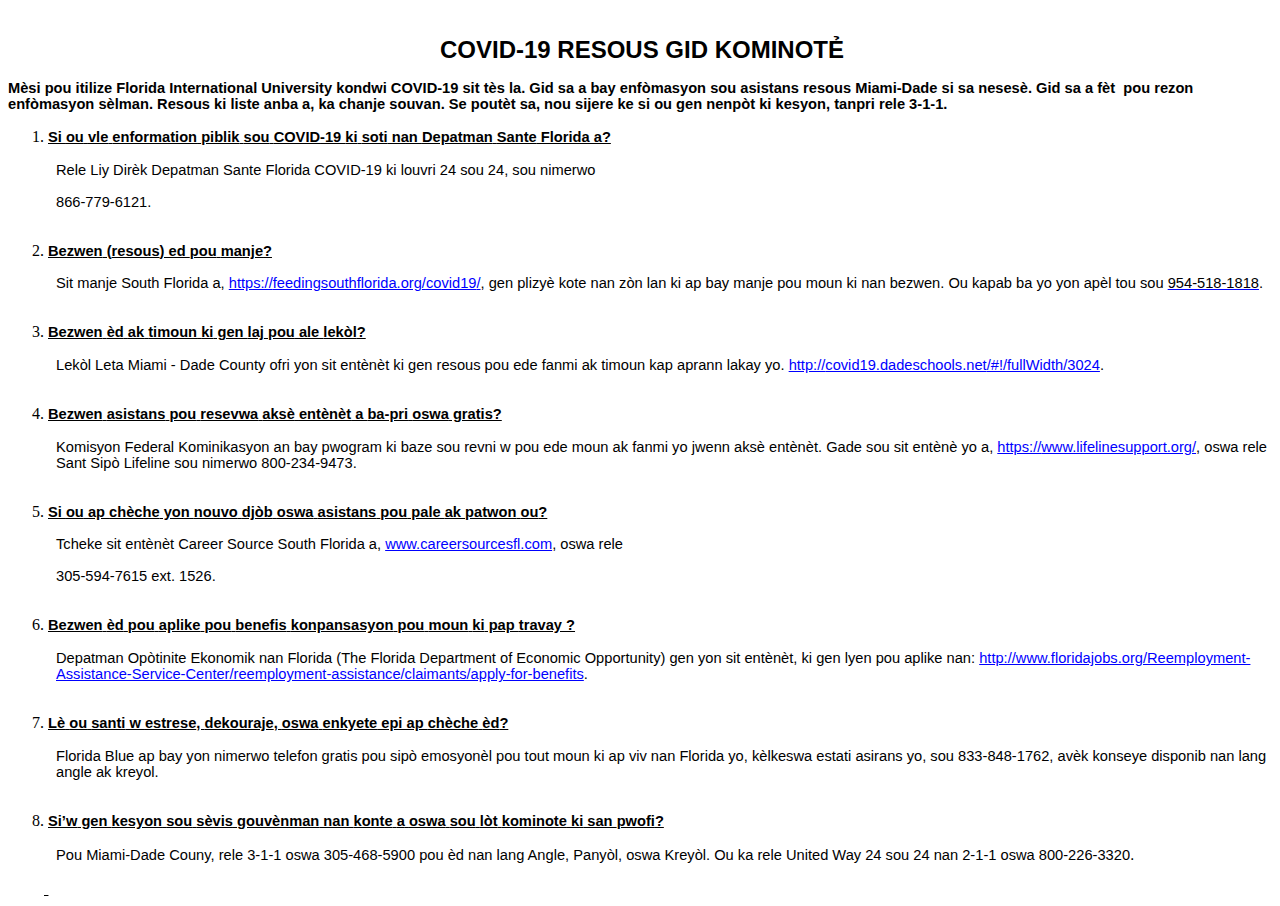
<file: FIU-testing-site-COVID-19-SDOH-resource-one-pager-Creole-approved-FINAL-04-06-2020.htm>
<html xmlns:v="urn:schemas-microsoft-com:vml"
xmlns:o="urn:schemas-microsoft-com:office:office"
xmlns:w="urn:schemas-microsoft-com:office:word"
xmlns:dt="uuid:C2F41010-65B3-11d1-A29F-00AA00C14882"
xmlns:m="http://schemas.microsoft.com/office/2004/12/omml"
xmlns="http://www.w3.org/TR/REC-html40">

<head>
<meta http-equiv=Content-Type content="text/html; charset=windows-1252">
<meta name=ProgId content=Word.Document>
<meta name=Generator content="Microsoft Word 15">
<meta name=Originator content="Microsoft Word 15">
<link rel=File-List
href="FIU-testing-site-COVID-19-SDOH-resource-one-pager-Creole-approved-FINAL-04-06-2020_files/filelist.xml">
<link rel=Edit-Time-Data
href="FIU-testing-site-COVID-19-SDOH-resource-one-pager-Creole-approved-FINAL-04-06-2020_files/editdata.mso">
<!--[if !mso]>
<style>
v\:* {behavior:url(#default#VML);}
o\:* {behavior:url(#default#VML);}
w\:* {behavior:url(#default#VML);}
.shape {behavior:url(#default#VML);}
</style>
<![endif]--><!--[if gte mso 9]><xml>
 <o:DocumentProperties>
  <o:Author>Jessica Oliveira</o:Author>
  <o:Template>Normal</o:Template>
  <o:LastAuthor>Sie-ce K</o:LastAuthor>
  <o:Revision>2</o:Revision>
  <o:TotalTime>1</o:TotalTime>
  <o:LastPrinted>2020-03-18T23:57:00Z</o:LastPrinted>
  <o:Created>2020-05-20T21:44:00Z</o:Created>
  <o:LastSaved>2020-05-20T21:44:00Z</o:LastSaved>
  <o:Pages>1</o:Pages>
  <o:Words>447</o:Words>
  <o:Characters>2548</o:Characters>
  <o:Lines>21</o:Lines>
  <o:Paragraphs>5</o:Paragraphs>
  <o:CharactersWithSpaces>2990</o:CharactersWithSpaces>
  <o:Version>16.00</o:Version>
 </o:DocumentProperties>
 <o:CustomDocumentProperties>
  <o:ContentTypeId dt:dt="string">0x0101003ABCB31F0946C04B895E1B14316ACFFC</o:ContentTypeId>
  <o:IsMyDocuments dt:dt="boolean">1</o:IsMyDocuments>
 </o:CustomDocumentProperties>
 <o:OfficeDocumentSettings>
  <o:AllowPNG/>
 </o:OfficeDocumentSettings>
</xml><![endif]-->
<link rel=dataStoreItem
href="FIU-testing-site-COVID-19-SDOH-resource-one-pager-Creole-approved-FINAL-04-06-2020_files/item0001.xml"
target="FIU-testing-site-COVID-19-SDOH-resource-one-pager-Creole-approved-FINAL-04-06-2020_files/props002.xml">
<link rel=dataStoreItem
href="FIU-testing-site-COVID-19-SDOH-resource-one-pager-Creole-approved-FINAL-04-06-2020_files/item0003.xml"
target="FIU-testing-site-COVID-19-SDOH-resource-one-pager-Creole-approved-FINAL-04-06-2020_files/props004.xml">
<link rel=dataStoreItem
href="FIU-testing-site-COVID-19-SDOH-resource-one-pager-Creole-approved-FINAL-04-06-2020_files/item0005.xml"
target="FIU-testing-site-COVID-19-SDOH-resource-one-pager-Creole-approved-FINAL-04-06-2020_files/props006.xml">
<link rel=themeData
href="FIU-testing-site-COVID-19-SDOH-resource-one-pager-Creole-approved-FINAL-04-06-2020_files/themedata.thmx">
<link rel=colorSchemeMapping
href="FIU-testing-site-COVID-19-SDOH-resource-one-pager-Creole-approved-FINAL-04-06-2020_files/colorschememapping.xml">
<!--[if gte mso 9]><xml>
 <w:WordDocument>
  <w:SpellingState>Clean</w:SpellingState>
  <w:GrammarState>Clean</w:GrammarState>
  <w:TrackMoves>false</w:TrackMoves>
  <w:TrackFormatting/>
  <w:PunctuationKerning/>
  <w:ValidateAgainstSchemas/>
  <w:SaveIfXMLInvalid>false</w:SaveIfXMLInvalid>
  <w:IgnoreMixedContent>false</w:IgnoreMixedContent>
  <w:AlwaysShowPlaceholderText>false</w:AlwaysShowPlaceholderText>
  <w:DoNotPromoteQF/>
  <w:LidThemeOther>EN-US</w:LidThemeOther>
  <w:LidThemeAsian>X-NONE</w:LidThemeAsian>
  <w:LidThemeComplexScript>AR-SA</w:LidThemeComplexScript>
  <w:Compatibility>
   <w:BreakWrappedTables/>
   <w:SnapToGridInCell/>
   <w:WrapTextWithPunct/>
   <w:UseAsianBreakRules/>
   <w:UseWord2010TableStyleRules/>
   <w:DontGrowAutofit/>
   <w:SplitPgBreakAndParaMark/>
   <w:EnableOpenTypeKerning/>
   <w:DontFlipMirrorIndents/>
   <w:OverrideTableStyleHps/>
  </w:Compatibility>
  <w:DoNotOptimizeForBrowser/>
  <m:mathPr>
   <m:mathFont m:val="Cambria Math"/>
   <m:brkBin m:val="before"/>
   <m:brkBinSub m:val="&#45;-"/>
   <m:smallFrac m:val="off"/>
   <m:dispDef/>
   <m:lMargin m:val="0"/>
   <m:rMargin m:val="0"/>
   <m:defJc m:val="centerGroup"/>
   <m:wrapIndent m:val="1440"/>
   <m:intLim m:val="subSup"/>
   <m:naryLim m:val="undOvr"/>
  </m:mathPr></w:WordDocument>
</xml><![endif]--><!--[if gte mso 9]><xml>
 <w:LatentStyles DefLockedState="false" DefUnhideWhenUsed="false"
  DefSemiHidden="false" DefQFormat="false" DefPriority="99"
  LatentStyleCount="377">
  <w:LsdException Locked="false" Priority="0" QFormat="true" Name="Normal"/>
  <w:LsdException Locked="false" Priority="9" QFormat="true" Name="heading 1"/>
  <w:LsdException Locked="false" Priority="9" SemiHidden="true"
   UnhideWhenUsed="true" QFormat="true" Name="heading 2"/>
  <w:LsdException Locked="false" Priority="9" SemiHidden="true"
   UnhideWhenUsed="true" QFormat="true" Name="heading 3"/>
  <w:LsdException Locked="false" Priority="9" SemiHidden="true"
   UnhideWhenUsed="true" QFormat="true" Name="heading 4"/>
  <w:LsdException Locked="false" Priority="9" SemiHidden="true"
   UnhideWhenUsed="true" QFormat="true" Name="heading 5"/>
  <w:LsdException Locked="false" Priority="9" SemiHidden="true"
   UnhideWhenUsed="true" QFormat="true" Name="heading 6"/>
  <w:LsdException Locked="false" Priority="9" SemiHidden="true"
   UnhideWhenUsed="true" QFormat="true" Name="heading 7"/>
  <w:LsdException Locked="false" Priority="9" SemiHidden="true"
   UnhideWhenUsed="true" QFormat="true" Name="heading 8"/>
  <w:LsdException Locked="false" Priority="9" SemiHidden="true"
   UnhideWhenUsed="true" QFormat="true" Name="heading 9"/>
  <w:LsdException Locked="false" SemiHidden="true" UnhideWhenUsed="true"
   Name="index 1"/>
  <w:LsdException Locked="false" SemiHidden="true" UnhideWhenUsed="true"
   Name="index 2"/>
  <w:LsdException Locked="false" SemiHidden="true" UnhideWhenUsed="true"
   Name="index 3"/>
  <w:LsdException Locked="false" SemiHidden="true" UnhideWhenUsed="true"
   Name="index 4"/>
  <w:LsdException Locked="false" SemiHidden="true" UnhideWhenUsed="true"
   Name="index 5"/>
  <w:LsdException Locked="false" SemiHidden="true" UnhideWhenUsed="true"
   Name="index 6"/>
  <w:LsdException Locked="false" SemiHidden="true" UnhideWhenUsed="true"
   Name="index 7"/>
  <w:LsdException Locked="false" SemiHidden="true" UnhideWhenUsed="true"
   Name="index 8"/>
  <w:LsdException Locked="false" SemiHidden="true" UnhideWhenUsed="true"
   Name="index 9"/>
  <w:LsdException Locked="false" Priority="39" SemiHidden="true"
   UnhideWhenUsed="true" Name="toc 1"/>
  <w:LsdException Locked="false" Priority="39" SemiHidden="true"
   UnhideWhenUsed="true" Name="toc 2"/>
  <w:LsdException Locked="false" Priority="39" SemiHidden="true"
   UnhideWhenUsed="true" Name="toc 3"/>
  <w:LsdException Locked="false" Priority="39" SemiHidden="true"
   UnhideWhenUsed="true" Name="toc 4"/>
  <w:LsdException Locked="false" Priority="39" SemiHidden="true"
   UnhideWhenUsed="true" Name="toc 5"/>
  <w:LsdException Locked="false" Priority="39" SemiHidden="true"
   UnhideWhenUsed="true" Name="toc 6"/>
  <w:LsdException Locked="false" Priority="39" SemiHidden="true"
   UnhideWhenUsed="true" Name="toc 7"/>
  <w:LsdException Locked="false" Priority="39" SemiHidden="true"
   UnhideWhenUsed="true" Name="toc 8"/>
  <w:LsdException Locked="false" Priority="39" SemiHidden="true"
   UnhideWhenUsed="true" Name="toc 9"/>
  <w:LsdException Locked="false" SemiHidden="true" UnhideWhenUsed="true"
   Name="Normal Indent"/>
  <w:LsdException Locked="false" SemiHidden="true" UnhideWhenUsed="true"
   Name="footnote text"/>
  <w:LsdException Locked="false" SemiHidden="true" UnhideWhenUsed="true"
   Name="annotation text"/>
  <w:LsdException Locked="false" SemiHidden="true" UnhideWhenUsed="true"
   Name="header"/>
  <w:LsdException Locked="false" SemiHidden="true" UnhideWhenUsed="true"
   Name="footer"/>
  <w:LsdException Locked="false" SemiHidden="true" UnhideWhenUsed="true"
   Name="index heading"/>
  <w:LsdException Locked="false" Priority="35" SemiHidden="true"
   UnhideWhenUsed="true" QFormat="true" Name="caption"/>
  <w:LsdException Locked="false" SemiHidden="true" UnhideWhenUsed="true"
   Name="table of figures"/>
  <w:LsdException Locked="false" SemiHidden="true" UnhideWhenUsed="true"
   Name="envelope address"/>
  <w:LsdException Locked="false" SemiHidden="true" UnhideWhenUsed="true"
   Name="envelope return"/>
  <w:LsdException Locked="false" SemiHidden="true" UnhideWhenUsed="true"
   Name="footnote reference"/>
  <w:LsdException Locked="false" SemiHidden="true" UnhideWhenUsed="true"
   Name="annotation reference"/>
  <w:LsdException Locked="false" SemiHidden="true" UnhideWhenUsed="true"
   Name="line number"/>
  <w:LsdException Locked="false" SemiHidden="true" UnhideWhenUsed="true"
   Name="page number"/>
  <w:LsdException Locked="false" SemiHidden="true" UnhideWhenUsed="true"
   Name="endnote reference"/>
  <w:LsdException Locked="false" SemiHidden="true" UnhideWhenUsed="true"
   Name="endnote text"/>
  <w:LsdException Locked="false" SemiHidden="true" UnhideWhenUsed="true"
   Name="table of authorities"/>
  <w:LsdException Locked="false" SemiHidden="true" UnhideWhenUsed="true"
   Name="macro"/>
  <w:LsdException Locked="false" SemiHidden="true" UnhideWhenUsed="true"
   Name="toa heading"/>
  <w:LsdException Locked="false" SemiHidden="true" UnhideWhenUsed="true"
   Name="List"/>
  <w:LsdException Locked="false" SemiHidden="true" UnhideWhenUsed="true"
   Name="List Bullet"/>
  <w:LsdException Locked="false" SemiHidden="true" UnhideWhenUsed="true"
   Name="List Number"/>
  <w:LsdException Locked="false" SemiHidden="true" UnhideWhenUsed="true"
   Name="List 2"/>
  <w:LsdException Locked="false" SemiHidden="true" UnhideWhenUsed="true"
   Name="List 3"/>
  <w:LsdException Locked="false" SemiHidden="true" UnhideWhenUsed="true"
   Name="List 4"/>
  <w:LsdException Locked="false" SemiHidden="true" UnhideWhenUsed="true"
   Name="List 5"/>
  <w:LsdException Locked="false" SemiHidden="true" UnhideWhenUsed="true"
   Name="List Bullet 2"/>
  <w:LsdException Locked="false" SemiHidden="true" UnhideWhenUsed="true"
   Name="List Bullet 3"/>
  <w:LsdException Locked="false" SemiHidden="true" UnhideWhenUsed="true"
   Name="List Bullet 4"/>
  <w:LsdException Locked="false" SemiHidden="true" UnhideWhenUsed="true"
   Name="List Bullet 5"/>
  <w:LsdException Locked="false" SemiHidden="true" UnhideWhenUsed="true"
   Name="List Number 2"/>
  <w:LsdException Locked="false" SemiHidden="true" UnhideWhenUsed="true"
   Name="List Number 3"/>
  <w:LsdException Locked="false" SemiHidden="true" UnhideWhenUsed="true"
   Name="List Number 4"/>
  <w:LsdException Locked="false" SemiHidden="true" UnhideWhenUsed="true"
   Name="List Number 5"/>
  <w:LsdException Locked="false" Priority="10" QFormat="true" Name="Title"/>
  <w:LsdException Locked="false" SemiHidden="true" UnhideWhenUsed="true"
   Name="Closing"/>
  <w:LsdException Locked="false" SemiHidden="true" UnhideWhenUsed="true"
   Name="Signature"/>
  <w:LsdException Locked="false" Priority="1" SemiHidden="true"
   UnhideWhenUsed="true" Name="Default Paragraph Font"/>
  <w:LsdException Locked="false" SemiHidden="true" UnhideWhenUsed="true"
   Name="Body Text"/>
  <w:LsdException Locked="false" SemiHidden="true" UnhideWhenUsed="true"
   Name="Body Text Indent"/>
  <w:LsdException Locked="false" SemiHidden="true" UnhideWhenUsed="true"
   Name="List Continue"/>
  <w:LsdException Locked="false" SemiHidden="true" UnhideWhenUsed="true"
   Name="List Continue 2"/>
  <w:LsdException Locked="false" SemiHidden="true" UnhideWhenUsed="true"
   Name="List Continue 3"/>
  <w:LsdException Locked="false" SemiHidden="true" UnhideWhenUsed="true"
   Name="List Continue 4"/>
  <w:LsdException Locked="false" SemiHidden="true" UnhideWhenUsed="true"
   Name="List Continue 5"/>
  <w:LsdException Locked="false" SemiHidden="true" UnhideWhenUsed="true"
   Name="Message Header"/>
  <w:LsdException Locked="false" Priority="11" QFormat="true" Name="Subtitle"/>
  <w:LsdException Locked="false" SemiHidden="true" UnhideWhenUsed="true"
   Name="Salutation"/>
  <w:LsdException Locked="false" SemiHidden="true" UnhideWhenUsed="true"
   Name="Date"/>
  <w:LsdException Locked="false" SemiHidden="true" UnhideWhenUsed="true"
   Name="Body Text First Indent"/>
  <w:LsdException Locked="false" SemiHidden="true" UnhideWhenUsed="true"
   Name="Body Text First Indent 2"/>
  <w:LsdException Locked="false" SemiHidden="true" UnhideWhenUsed="true"
   Name="Note Heading"/>
  <w:LsdException Locked="false" SemiHidden="true" UnhideWhenUsed="true"
   Name="Body Text 2"/>
  <w:LsdException Locked="false" SemiHidden="true" UnhideWhenUsed="true"
   Name="Body Text 3"/>
  <w:LsdException Locked="false" SemiHidden="true" UnhideWhenUsed="true"
   Name="Body Text Indent 2"/>
  <w:LsdException Locked="false" SemiHidden="true" UnhideWhenUsed="true"
   Name="Body Text Indent 3"/>
  <w:LsdException Locked="false" SemiHidden="true" UnhideWhenUsed="true"
   Name="Block Text"/>
  <w:LsdException Locked="false" SemiHidden="true" UnhideWhenUsed="true"
   Name="Hyperlink"/>
  <w:LsdException Locked="false" SemiHidden="true" UnhideWhenUsed="true"
   Name="FollowedHyperlink"/>
  <w:LsdException Locked="false" Priority="22" QFormat="true" Name="Strong"/>
  <w:LsdException Locked="false" Priority="20" QFormat="true" Name="Emphasis"/>
  <w:LsdException Locked="false" SemiHidden="true" UnhideWhenUsed="true"
   Name="Document Map"/>
  <w:LsdException Locked="false" SemiHidden="true" UnhideWhenUsed="true"
   Name="Plain Text"/>
  <w:LsdException Locked="false" SemiHidden="true" UnhideWhenUsed="true"
   Name="E-mail Signature"/>
  <w:LsdException Locked="false" SemiHidden="true" UnhideWhenUsed="true"
   Name="HTML Top of Form"/>
  <w:LsdException Locked="false" SemiHidden="true" UnhideWhenUsed="true"
   Name="HTML Bottom of Form"/>
  <w:LsdException Locked="false" SemiHidden="true" UnhideWhenUsed="true"
   Name="Normal (Web)"/>
  <w:LsdException Locked="false" SemiHidden="true" UnhideWhenUsed="true"
   Name="HTML Acronym"/>
  <w:LsdException Locked="false" SemiHidden="true" UnhideWhenUsed="true"
   Name="HTML Address"/>
  <w:LsdException Locked="false" SemiHidden="true" UnhideWhenUsed="true"
   Name="HTML Cite"/>
  <w:LsdException Locked="false" SemiHidden="true" UnhideWhenUsed="true"
   Name="HTML Code"/>
  <w:LsdException Locked="false" SemiHidden="true" UnhideWhenUsed="true"
   Name="HTML Definition"/>
  <w:LsdException Locked="false" SemiHidden="true" UnhideWhenUsed="true"
   Name="HTML Keyboard"/>
  <w:LsdException Locked="false" SemiHidden="true" UnhideWhenUsed="true"
   Name="HTML Preformatted"/>
  <w:LsdException Locked="false" SemiHidden="true" UnhideWhenUsed="true"
   Name="HTML Sample"/>
  <w:LsdException Locked="false" SemiHidden="true" UnhideWhenUsed="true"
   Name="HTML Typewriter"/>
  <w:LsdException Locked="false" SemiHidden="true" UnhideWhenUsed="true"
   Name="HTML Variable"/>
  <w:LsdException Locked="false" SemiHidden="true" UnhideWhenUsed="true"
   Name="Normal Table"/>
  <w:LsdException Locked="false" SemiHidden="true" UnhideWhenUsed="true"
   Name="annotation subject"/>
  <w:LsdException Locked="false" SemiHidden="true" UnhideWhenUsed="true"
   Name="No List"/>
  <w:LsdException Locked="false" SemiHidden="true" UnhideWhenUsed="true"
   Name="Outline List 1"/>
  <w:LsdException Locked="false" SemiHidden="true" UnhideWhenUsed="true"
   Name="Outline List 2"/>
  <w:LsdException Locked="false" SemiHidden="true" UnhideWhenUsed="true"
   Name="Outline List 3"/>
  <w:LsdException Locked="false" SemiHidden="true" UnhideWhenUsed="true"
   Name="Table Simple 1"/>
  <w:LsdException Locked="false" SemiHidden="true" UnhideWhenUsed="true"
   Name="Table Simple 2"/>
  <w:LsdException Locked="false" SemiHidden="true" UnhideWhenUsed="true"
   Name="Table Simple 3"/>
  <w:LsdException Locked="false" SemiHidden="true" UnhideWhenUsed="true"
   Name="Table Classic 1"/>
  <w:LsdException Locked="false" SemiHidden="true" UnhideWhenUsed="true"
   Name="Table Classic 2"/>
  <w:LsdException Locked="false" SemiHidden="true" UnhideWhenUsed="true"
   Name="Table Classic 3"/>
  <w:LsdException Locked="false" SemiHidden="true" UnhideWhenUsed="true"
   Name="Table Classic 4"/>
  <w:LsdException Locked="false" SemiHidden="true" UnhideWhenUsed="true"
   Name="Table Colorful 1"/>
  <w:LsdException Locked="false" SemiHidden="true" UnhideWhenUsed="true"
   Name="Table Colorful 2"/>
  <w:LsdException Locked="false" SemiHidden="true" UnhideWhenUsed="true"
   Name="Table Colorful 3"/>
  <w:LsdException Locked="false" SemiHidden="true" UnhideWhenUsed="true"
   Name="Table Columns 1"/>
  <w:LsdException Locked="false" SemiHidden="true" UnhideWhenUsed="true"
   Name="Table Columns 2"/>
  <w:LsdException Locked="false" SemiHidden="true" UnhideWhenUsed="true"
   Name="Table Columns 3"/>
  <w:LsdException Locked="false" SemiHidden="true" UnhideWhenUsed="true"
   Name="Table Columns 4"/>
  <w:LsdException Locked="false" SemiHidden="true" UnhideWhenUsed="true"
   Name="Table Columns 5"/>
  <w:LsdException Locked="false" SemiHidden="true" UnhideWhenUsed="true"
   Name="Table Grid 1"/>
  <w:LsdException Locked="false" SemiHidden="true" UnhideWhenUsed="true"
   Name="Table Grid 2"/>
  <w:LsdException Locked="false" SemiHidden="true" UnhideWhenUsed="true"
   Name="Table Grid 3"/>
  <w:LsdException Locked="false" SemiHidden="true" UnhideWhenUsed="true"
   Name="Table Grid 4"/>
  <w:LsdException Locked="false" SemiHidden="true" UnhideWhenUsed="true"
   Name="Table Grid 5"/>
  <w:LsdException Locked="false" SemiHidden="true" UnhideWhenUsed="true"
   Name="Table Grid 6"/>
  <w:LsdException Locked="false" SemiHidden="true" UnhideWhenUsed="true"
   Name="Table Grid 7"/>
  <w:LsdException Locked="false" SemiHidden="true" UnhideWhenUsed="true"
   Name="Table Grid 8"/>
  <w:LsdException Locked="false" SemiHidden="true" UnhideWhenUsed="true"
   Name="Table List 1"/>
  <w:LsdException Locked="false" SemiHidden="true" UnhideWhenUsed="true"
   Name="Table List 2"/>
  <w:LsdException Locked="false" SemiHidden="true" UnhideWhenUsed="true"
   Name="Table List 3"/>
  <w:LsdException Locked="false" SemiHidden="true" UnhideWhenUsed="true"
   Name="Table List 4"/>
  <w:LsdException Locked="false" SemiHidden="true" UnhideWhenUsed="true"
   Name="Table List 5"/>
  <w:LsdException Locked="false" SemiHidden="true" UnhideWhenUsed="true"
   Name="Table List 6"/>
  <w:LsdException Locked="false" SemiHidden="true" UnhideWhenUsed="true"
   Name="Table List 7"/>
  <w:LsdException Locked="false" SemiHidden="true" UnhideWhenUsed="true"
   Name="Table List 8"/>
  <w:LsdException Locked="false" SemiHidden="true" UnhideWhenUsed="true"
   Name="Table 3D effects 1"/>
  <w:LsdException Locked="false" SemiHidden="true" UnhideWhenUsed="true"
   Name="Table 3D effects 2"/>
  <w:LsdException Locked="false" SemiHidden="true" UnhideWhenUsed="true"
   Name="Table 3D effects 3"/>
  <w:LsdException Locked="false" SemiHidden="true" UnhideWhenUsed="true"
   Name="Table Contemporary"/>
  <w:LsdException Locked="false" SemiHidden="true" UnhideWhenUsed="true"
   Name="Table Elegant"/>
  <w:LsdException Locked="false" SemiHidden="true" UnhideWhenUsed="true"
   Name="Table Professional"/>
  <w:LsdException Locked="false" SemiHidden="true" UnhideWhenUsed="true"
   Name="Table Subtle 1"/>
  <w:LsdException Locked="false" SemiHidden="true" UnhideWhenUsed="true"
   Name="Table Subtle 2"/>
  <w:LsdException Locked="false" SemiHidden="true" UnhideWhenUsed="true"
   Name="Table Web 1"/>
  <w:LsdException Locked="false" SemiHidden="true" UnhideWhenUsed="true"
   Name="Table Web 2"/>
  <w:LsdException Locked="false" SemiHidden="true" UnhideWhenUsed="true"
   Name="Table Web 3"/>
  <w:LsdException Locked="false" SemiHidden="true" UnhideWhenUsed="true"
   Name="Balloon Text"/>
  <w:LsdException Locked="false" Priority="39" SemiHidden="true"
   UnhideWhenUsed="true" Name="Table Grid"/>
  <w:LsdException Locked="false" SemiHidden="true" UnhideWhenUsed="true"
   Name="Table Theme"/>
  <w:LsdException Locked="false" SemiHidden="true" Name="Placeholder Text"/>
  <w:LsdException Locked="false" Priority="1" QFormat="true" Name="No Spacing"/>
  <w:LsdException Locked="false" Priority="60" Name="Light Shading"/>
  <w:LsdException Locked="false" Priority="61" Name="Light List"/>
  <w:LsdException Locked="false" Priority="62" Name="Light Grid"/>
  <w:LsdException Locked="false" Priority="63" Name="Medium Shading 1"/>
  <w:LsdException Locked="false" Priority="64" Name="Medium Shading 2"/>
  <w:LsdException Locked="false" Priority="65" Name="Medium List 1"/>
  <w:LsdException Locked="false" Priority="66" Name="Medium List 2"/>
  <w:LsdException Locked="false" Priority="67" Name="Medium Grid 1"/>
  <w:LsdException Locked="false" Priority="68" Name="Medium Grid 2"/>
  <w:LsdException Locked="false" Priority="69" Name="Medium Grid 3"/>
  <w:LsdException Locked="false" Priority="70" Name="Dark List"/>
  <w:LsdException Locked="false" Priority="71" Name="Colorful Shading"/>
  <w:LsdException Locked="false" Priority="72" Name="Colorful List"/>
  <w:LsdException Locked="false" Priority="73" Name="Colorful Grid"/>
  <w:LsdException Locked="false" Priority="60" Name="Light Shading Accent 1"/>
  <w:LsdException Locked="false" Priority="61" Name="Light List Accent 1"/>
  <w:LsdException Locked="false" Priority="62" Name="Light Grid Accent 1"/>
  <w:LsdException Locked="false" Priority="63" Name="Medium Shading 1 Accent 1"/>
  <w:LsdException Locked="false" Priority="64" Name="Medium Shading 2 Accent 1"/>
  <w:LsdException Locked="false" Priority="65" Name="Medium List 1 Accent 1"/>
  <w:LsdException Locked="false" SemiHidden="true" Name="Revision"/>
  <w:LsdException Locked="false" Priority="34" QFormat="true"
   Name="List Paragraph"/>
  <w:LsdException Locked="false" Priority="29" QFormat="true" Name="Quote"/>
  <w:LsdException Locked="false" Priority="30" QFormat="true"
   Name="Intense Quote"/>
  <w:LsdException Locked="false" Priority="66" Name="Medium List 2 Accent 1"/>
  <w:LsdException Locked="false" Priority="67" Name="Medium Grid 1 Accent 1"/>
  <w:LsdException Locked="false" Priority="68" Name="Medium Grid 2 Accent 1"/>
  <w:LsdException Locked="false" Priority="69" Name="Medium Grid 3 Accent 1"/>
  <w:LsdException Locked="false" Priority="70" Name="Dark List Accent 1"/>
  <w:LsdException Locked="false" Priority="71" Name="Colorful Shading Accent 1"/>
  <w:LsdException Locked="false" Priority="72" Name="Colorful List Accent 1"/>
  <w:LsdException Locked="false" Priority="73" Name="Colorful Grid Accent 1"/>
  <w:LsdException Locked="false" Priority="60" Name="Light Shading Accent 2"/>
  <w:LsdException Locked="false" Priority="61" Name="Light List Accent 2"/>
  <w:LsdException Locked="false" Priority="62" Name="Light Grid Accent 2"/>
  <w:LsdException Locked="false" Priority="63" Name="Medium Shading 1 Accent 2"/>
  <w:LsdException Locked="false" Priority="64" Name="Medium Shading 2 Accent 2"/>
  <w:LsdException Locked="false" Priority="65" Name="Medium List 1 Accent 2"/>
  <w:LsdException Locked="false" Priority="66" Name="Medium List 2 Accent 2"/>
  <w:LsdException Locked="false" Priority="67" Name="Medium Grid 1 Accent 2"/>
  <w:LsdException Locked="false" Priority="68" Name="Medium Grid 2 Accent 2"/>
  <w:LsdException Locked="false" Priority="69" Name="Medium Grid 3 Accent 2"/>
  <w:LsdException Locked="false" Priority="70" Name="Dark List Accent 2"/>
  <w:LsdException Locked="false" Priority="71" Name="Colorful Shading Accent 2"/>
  <w:LsdException Locked="false" Priority="72" Name="Colorful List Accent 2"/>
  <w:LsdException Locked="false" Priority="73" Name="Colorful Grid Accent 2"/>
  <w:LsdException Locked="false" Priority="60" Name="Light Shading Accent 3"/>
  <w:LsdException Locked="false" Priority="61" Name="Light List Accent 3"/>
  <w:LsdException Locked="false" Priority="62" Name="Light Grid Accent 3"/>
  <w:LsdException Locked="false" Priority="63" Name="Medium Shading 1 Accent 3"/>
  <w:LsdException Locked="false" Priority="64" Name="Medium Shading 2 Accent 3"/>
  <w:LsdException Locked="false" Priority="65" Name="Medium List 1 Accent 3"/>
  <w:LsdException Locked="false" Priority="66" Name="Medium List 2 Accent 3"/>
  <w:LsdException Locked="false" Priority="67" Name="Medium Grid 1 Accent 3"/>
  <w:LsdException Locked="false" Priority="68" Name="Medium Grid 2 Accent 3"/>
  <w:LsdException Locked="false" Priority="69" Name="Medium Grid 3 Accent 3"/>
  <w:LsdException Locked="false" Priority="70" Name="Dark List Accent 3"/>
  <w:LsdException Locked="false" Priority="71" Name="Colorful Shading Accent 3"/>
  <w:LsdException Locked="false" Priority="72" Name="Colorful List Accent 3"/>
  <w:LsdException Locked="false" Priority="73" Name="Colorful Grid Accent 3"/>
  <w:LsdException Locked="false" Priority="60" Name="Light Shading Accent 4"/>
  <w:LsdException Locked="false" Priority="61" Name="Light List Accent 4"/>
  <w:LsdException Locked="false" Priority="62" Name="Light Grid Accent 4"/>
  <w:LsdException Locked="false" Priority="63" Name="Medium Shading 1 Accent 4"/>
  <w:LsdException Locked="false" Priority="64" Name="Medium Shading 2 Accent 4"/>
  <w:LsdException Locked="false" Priority="65" Name="Medium List 1 Accent 4"/>
  <w:LsdException Locked="false" Priority="66" Name="Medium List 2 Accent 4"/>
  <w:LsdException Locked="false" Priority="67" Name="Medium Grid 1 Accent 4"/>
  <w:LsdException Locked="false" Priority="68" Name="Medium Grid 2 Accent 4"/>
  <w:LsdException Locked="false" Priority="69" Name="Medium Grid 3 Accent 4"/>
  <w:LsdException Locked="false" Priority="70" Name="Dark List Accent 4"/>
  <w:LsdException Locked="false" Priority="71" Name="Colorful Shading Accent 4"/>
  <w:LsdException Locked="false" Priority="72" Name="Colorful List Accent 4"/>
  <w:LsdException Locked="false" Priority="73" Name="Colorful Grid Accent 4"/>
  <w:LsdException Locked="false" Priority="60" Name="Light Shading Accent 5"/>
  <w:LsdException Locked="false" Priority="61" Name="Light List Accent 5"/>
  <w:LsdException Locked="false" Priority="62" Name="Light Grid Accent 5"/>
  <w:LsdException Locked="false" Priority="63" Name="Medium Shading 1 Accent 5"/>
  <w:LsdException Locked="false" Priority="64" Name="Medium Shading 2 Accent 5"/>
  <w:LsdException Locked="false" Priority="65" Name="Medium List 1 Accent 5"/>
  <w:LsdException Locked="false" Priority="66" Name="Medium List 2 Accent 5"/>
  <w:LsdException Locked="false" Priority="67" Name="Medium Grid 1 Accent 5"/>
  <w:LsdException Locked="false" Priority="68" Name="Medium Grid 2 Accent 5"/>
  <w:LsdException Locked="false" Priority="69" Name="Medium Grid 3 Accent 5"/>
  <w:LsdException Locked="false" Priority="70" Name="Dark List Accent 5"/>
  <w:LsdException Locked="false" Priority="71" Name="Colorful Shading Accent 5"/>
  <w:LsdException Locked="false" Priority="72" Name="Colorful List Accent 5"/>
  <w:LsdException Locked="false" Priority="73" Name="Colorful Grid Accent 5"/>
  <w:LsdException Locked="false" Priority="60" Name="Light Shading Accent 6"/>
  <w:LsdException Locked="false" Priority="61" Name="Light List Accent 6"/>
  <w:LsdException Locked="false" Priority="62" Name="Light Grid Accent 6"/>
  <w:LsdException Locked="false" Priority="63" Name="Medium Shading 1 Accent 6"/>
  <w:LsdException Locked="false" Priority="64" Name="Medium Shading 2 Accent 6"/>
  <w:LsdException Locked="false" Priority="65" Name="Medium List 1 Accent 6"/>
  <w:LsdException Locked="false" Priority="66" Name="Medium List 2 Accent 6"/>
  <w:LsdException Locked="false" Priority="67" Name="Medium Grid 1 Accent 6"/>
  <w:LsdException Locked="false" Priority="68" Name="Medium Grid 2 Accent 6"/>
  <w:LsdException Locked="false" Priority="69" Name="Medium Grid 3 Accent 6"/>
  <w:LsdException Locked="false" Priority="70" Name="Dark List Accent 6"/>
  <w:LsdException Locked="false" Priority="71" Name="Colorful Shading Accent 6"/>
  <w:LsdException Locked="false" Priority="72" Name="Colorful List Accent 6"/>
  <w:LsdException Locked="false" Priority="73" Name="Colorful Grid Accent 6"/>
  <w:LsdException Locked="false" Priority="19" QFormat="true"
   Name="Subtle Emphasis"/>
  <w:LsdException Locked="false" Priority="21" QFormat="true"
   Name="Intense Emphasis"/>
  <w:LsdException Locked="false" Priority="31" QFormat="true"
   Name="Subtle Reference"/>
  <w:LsdException Locked="false" Priority="32" QFormat="true"
   Name="Intense Reference"/>
  <w:LsdException Locked="false" Priority="33" QFormat="true" Name="Book Title"/>
  <w:LsdException Locked="false" Priority="37" SemiHidden="true"
   UnhideWhenUsed="true" Name="Bibliography"/>
  <w:LsdException Locked="false" Priority="39" SemiHidden="true"
   UnhideWhenUsed="true" QFormat="true" Name="TOC Heading"/>
  <w:LsdException Locked="false" Priority="41" Name="Plain Table 1"/>
  <w:LsdException Locked="false" Priority="42" Name="Plain Table 2"/>
  <w:LsdException Locked="false" Priority="43" Name="Plain Table 3"/>
  <w:LsdException Locked="false" Priority="44" Name="Plain Table 4"/>
  <w:LsdException Locked="false" Priority="45" Name="Plain Table 5"/>
  <w:LsdException Locked="false" Priority="40" Name="Grid Table Light"/>
  <w:LsdException Locked="false" Priority="46" Name="Grid Table 1 Light"/>
  <w:LsdException Locked="false" Priority="47" Name="Grid Table 2"/>
  <w:LsdException Locked="false" Priority="48" Name="Grid Table 3"/>
  <w:LsdException Locked="false" Priority="49" Name="Grid Table 4"/>
  <w:LsdException Locked="false" Priority="50" Name="Grid Table 5 Dark"/>
  <w:LsdException Locked="false" Priority="51" Name="Grid Table 6 Colorful"/>
  <w:LsdException Locked="false" Priority="52" Name="Grid Table 7 Colorful"/>
  <w:LsdException Locked="false" Priority="46"
   Name="Grid Table 1 Light Accent 1"/>
  <w:LsdException Locked="false" Priority="47" Name="Grid Table 2 Accent 1"/>
  <w:LsdException Locked="false" Priority="48" Name="Grid Table 3 Accent 1"/>
  <w:LsdException Locked="false" Priority="49" Name="Grid Table 4 Accent 1"/>
  <w:LsdException Locked="false" Priority="50" Name="Grid Table 5 Dark Accent 1"/>
  <w:LsdException Locked="false" Priority="51"
   Name="Grid Table 6 Colorful Accent 1"/>
  <w:LsdException Locked="false" Priority="52"
   Name="Grid Table 7 Colorful Accent 1"/>
  <w:LsdException Locked="false" Priority="46"
   Name="Grid Table 1 Light Accent 2"/>
  <w:LsdException Locked="false" Priority="47" Name="Grid Table 2 Accent 2"/>
  <w:LsdException Locked="false" Priority="48" Name="Grid Table 3 Accent 2"/>
  <w:LsdException Locked="false" Priority="49" Name="Grid Table 4 Accent 2"/>
  <w:LsdException Locked="false" Priority="50" Name="Grid Table 5 Dark Accent 2"/>
  <w:LsdException Locked="false" Priority="51"
   Name="Grid Table 6 Colorful Accent 2"/>
  <w:LsdException Locked="false" Priority="52"
   Name="Grid Table 7 Colorful Accent 2"/>
  <w:LsdException Locked="false" Priority="46"
   Name="Grid Table 1 Light Accent 3"/>
  <w:LsdException Locked="false" Priority="47" Name="Grid Table 2 Accent 3"/>
  <w:LsdException Locked="false" Priority="48" Name="Grid Table 3 Accent 3"/>
  <w:LsdException Locked="false" Priority="49" Name="Grid Table 4 Accent 3"/>
  <w:LsdException Locked="false" Priority="50" Name="Grid Table 5 Dark Accent 3"/>
  <w:LsdException Locked="false" Priority="51"
   Name="Grid Table 6 Colorful Accent 3"/>
  <w:LsdException Locked="false" Priority="52"
   Name="Grid Table 7 Colorful Accent 3"/>
  <w:LsdException Locked="false" Priority="46"
   Name="Grid Table 1 Light Accent 4"/>
  <w:LsdException Locked="false" Priority="47" Name="Grid Table 2 Accent 4"/>
  <w:LsdException Locked="false" Priority="48" Name="Grid Table 3 Accent 4"/>
  <w:LsdException Locked="false" Priority="49" Name="Grid Table 4 Accent 4"/>
  <w:LsdException Locked="false" Priority="50" Name="Grid Table 5 Dark Accent 4"/>
  <w:LsdException Locked="false" Priority="51"
   Name="Grid Table 6 Colorful Accent 4"/>
  <w:LsdException Locked="false" Priority="52"
   Name="Grid Table 7 Colorful Accent 4"/>
  <w:LsdException Locked="false" Priority="46"
   Name="Grid Table 1 Light Accent 5"/>
  <w:LsdException Locked="false" Priority="47" Name="Grid Table 2 Accent 5"/>
  <w:LsdException Locked="false" Priority="48" Name="Grid Table 3 Accent 5"/>
  <w:LsdException Locked="false" Priority="49" Name="Grid Table 4 Accent 5"/>
  <w:LsdException Locked="false" Priority="50" Name="Grid Table 5 Dark Accent 5"/>
  <w:LsdException Locked="false" Priority="51"
   Name="Grid Table 6 Colorful Accent 5"/>
  <w:LsdException Locked="false" Priority="52"
   Name="Grid Table 7 Colorful Accent 5"/>
  <w:LsdException Locked="false" Priority="46"
   Name="Grid Table 1 Light Accent 6"/>
  <w:LsdException Locked="false" Priority="47" Name="Grid Table 2 Accent 6"/>
  <w:LsdException Locked="false" Priority="48" Name="Grid Table 3 Accent 6"/>
  <w:LsdException Locked="false" Priority="49" Name="Grid Table 4 Accent 6"/>
  <w:LsdException Locked="false" Priority="50" Name="Grid Table 5 Dark Accent 6"/>
  <w:LsdException Locked="false" Priority="51"
   Name="Grid Table 6 Colorful Accent 6"/>
  <w:LsdException Locked="false" Priority="52"
   Name="Grid Table 7 Colorful Accent 6"/>
  <w:LsdException Locked="false" Priority="46" Name="List Table 1 Light"/>
  <w:LsdException Locked="false" Priority="47" Name="List Table 2"/>
  <w:LsdException Locked="false" Priority="48" Name="List Table 3"/>
  <w:LsdException Locked="false" Priority="49" Name="List Table 4"/>
  <w:LsdException Locked="false" Priority="50" Name="List Table 5 Dark"/>
  <w:LsdException Locked="false" Priority="51" Name="List Table 6 Colorful"/>
  <w:LsdException Locked="false" Priority="52" Name="List Table 7 Colorful"/>
  <w:LsdException Locked="false" Priority="46"
   Name="List Table 1 Light Accent 1"/>
  <w:LsdException Locked="false" Priority="47" Name="List Table 2 Accent 1"/>
  <w:LsdException Locked="false" Priority="48" Name="List Table 3 Accent 1"/>
  <w:LsdException Locked="false" Priority="49" Name="List Table 4 Accent 1"/>
  <w:LsdException Locked="false" Priority="50" Name="List Table 5 Dark Accent 1"/>
  <w:LsdException Locked="false" Priority="51"
   Name="List Table 6 Colorful Accent 1"/>
  <w:LsdException Locked="false" Priority="52"
   Name="List Table 7 Colorful Accent 1"/>
  <w:LsdException Locked="false" Priority="46"
   Name="List Table 1 Light Accent 2"/>
  <w:LsdException Locked="false" Priority="47" Name="List Table 2 Accent 2"/>
  <w:LsdException Locked="false" Priority="48" Name="List Table 3 Accent 2"/>
  <w:LsdException Locked="false" Priority="49" Name="List Table 4 Accent 2"/>
  <w:LsdException Locked="false" Priority="50" Name="List Table 5 Dark Accent 2"/>
  <w:LsdException Locked="false" Priority="51"
   Name="List Table 6 Colorful Accent 2"/>
  <w:LsdException Locked="false" Priority="52"
   Name="List Table 7 Colorful Accent 2"/>
  <w:LsdException Locked="false" Priority="46"
   Name="List Table 1 Light Accent 3"/>
  <w:LsdException Locked="false" Priority="47" Name="List Table 2 Accent 3"/>
  <w:LsdException Locked="false" Priority="48" Name="List Table 3 Accent 3"/>
  <w:LsdException Locked="false" Priority="49" Name="List Table 4 Accent 3"/>
  <w:LsdException Locked="false" Priority="50" Name="List Table 5 Dark Accent 3"/>
  <w:LsdException Locked="false" Priority="51"
   Name="List Table 6 Colorful Accent 3"/>
  <w:LsdException Locked="false" Priority="52"
   Name="List Table 7 Colorful Accent 3"/>
  <w:LsdException Locked="false" Priority="46"
   Name="List Table 1 Light Accent 4"/>
  <w:LsdException Locked="false" Priority="47" Name="List Table 2 Accent 4"/>
  <w:LsdException Locked="false" Priority="48" Name="List Table 3 Accent 4"/>
  <w:LsdException Locked="false" Priority="49" Name="List Table 4 Accent 4"/>
  <w:LsdException Locked="false" Priority="50" Name="List Table 5 Dark Accent 4"/>
  <w:LsdException Locked="false" Priority="51"
   Name="List Table 6 Colorful Accent 4"/>
  <w:LsdException Locked="false" Priority="52"
   Name="List Table 7 Colorful Accent 4"/>
  <w:LsdException Locked="false" Priority="46"
   Name="List Table 1 Light Accent 5"/>
  <w:LsdException Locked="false" Priority="47" Name="List Table 2 Accent 5"/>
  <w:LsdException Locked="false" Priority="48" Name="List Table 3 Accent 5"/>
  <w:LsdException Locked="false" Priority="49" Name="List Table 4 Accent 5"/>
  <w:LsdException Locked="false" Priority="50" Name="List Table 5 Dark Accent 5"/>
  <w:LsdException Locked="false" Priority="51"
   Name="List Table 6 Colorful Accent 5"/>
  <w:LsdException Locked="false" Priority="52"
   Name="List Table 7 Colorful Accent 5"/>
  <w:LsdException Locked="false" Priority="46"
   Name="List Table 1 Light Accent 6"/>
  <w:LsdException Locked="false" Priority="47" Name="List Table 2 Accent 6"/>
  <w:LsdException Locked="false" Priority="48" Name="List Table 3 Accent 6"/>
  <w:LsdException Locked="false" Priority="49" Name="List Table 4 Accent 6"/>
  <w:LsdException Locked="false" Priority="50" Name="List Table 5 Dark Accent 6"/>
  <w:LsdException Locked="false" Priority="51"
   Name="List Table 6 Colorful Accent 6"/>
  <w:LsdException Locked="false" Priority="52"
   Name="List Table 7 Colorful Accent 6"/>
  <w:LsdException Locked="false" SemiHidden="true" UnhideWhenUsed="true"
   Name="Mention"/>
  <w:LsdException Locked="false" SemiHidden="true" UnhideWhenUsed="true"
   Name="Smart Hyperlink"/>
  <w:LsdException Locked="false" SemiHidden="true" UnhideWhenUsed="true"
   Name="Hashtag"/>
  <w:LsdException Locked="false" SemiHidden="true" UnhideWhenUsed="true"
   Name="Unresolved Mention"/>
  <w:LsdException Locked="false" SemiHidden="true" UnhideWhenUsed="true"
   Name="Smart Link"/>
  <w:LsdException Locked="false" SemiHidden="true" UnhideWhenUsed="true"
   Name="Smart Link Error"/>
 </w:LatentStyles>
</xml><![endif]-->
<style>
<!--
 /* Font Definitions */
 @font-face
	{font-family:Wingdings;
	panose-1:5 0 0 0 0 0 0 0 0 0;
	mso-font-charset:2;
	mso-generic-font-family:auto;
	mso-font-pitch:variable;
	mso-font-signature:0 268435456 0 0 -2147483648 0;}
@font-face
	{font-family:"Cambria Math";
	panose-1:2 4 5 3 5 4 6 3 2 4;
	mso-font-charset:0;
	mso-generic-font-family:roman;
	mso-font-pitch:variable;
	mso-font-signature:3 0 0 0 1 0;}
@font-face
	{font-family:Calibri;
	panose-1:2 15 5 2 2 2 4 3 2 4;
	mso-font-charset:0;
	mso-generic-font-family:swiss;
	mso-font-pitch:variable;
	mso-font-signature:-469750017 -1073732485 9 0 511 0;}
 /* Style Definitions */
 p.MsoNormal, li.MsoNormal, div.MsoNormal
	{mso-style-unhide:no;
	mso-style-qformat:yes;
	mso-style-parent:"";
	margin:0in;
	margin-bottom:.0001pt;
	mso-pagination:widow-orphan;
	font-size:12.0pt;
	font-family:"Times New Roman",serif;
	mso-fareast-font-family:Calibri;
	mso-fareast-theme-font:minor-latin;}
p.MsoHeader, li.MsoHeader, div.MsoHeader
	{mso-style-priority:99;
	mso-style-link:"Header Char";
	margin:0in;
	margin-bottom:.0001pt;
	mso-pagination:widow-orphan;
	tab-stops:center 3.25in right 6.5in;
	font-size:12.0pt;
	font-family:"Times New Roman",serif;
	mso-fareast-font-family:Calibri;
	mso-fareast-theme-font:minor-latin;}
p.MsoFooter, li.MsoFooter, div.MsoFooter
	{mso-style-priority:99;
	mso-style-link:"Footer Char";
	margin:0in;
	margin-bottom:.0001pt;
	mso-pagination:widow-orphan;
	tab-stops:center 3.25in right 6.5in;
	font-size:12.0pt;
	font-family:"Times New Roman",serif;
	mso-fareast-font-family:Calibri;
	mso-fareast-theme-font:minor-latin;}
a:link, span.MsoHyperlink
	{mso-style-priority:99;
	color:blue;
	text-decoration:underline;
	text-underline:single;}
a:visited, span.MsoHyperlinkFollowed
	{mso-style-noshow:yes;
	mso-style-priority:99;
	color:#954F72;
	mso-themecolor:followedhyperlink;
	text-decoration:underline;
	text-underline:single;}
p
	{mso-style-priority:99;
	mso-margin-top-alt:auto;
	margin-right:0in;
	mso-margin-bottom-alt:auto;
	margin-left:0in;
	mso-pagination:widow-orphan;
	font-size:12.0pt;
	font-family:"Times New Roman",serif;
	mso-fareast-font-family:Calibri;
	mso-fareast-theme-font:minor-latin;}
p.MsoAcetate, li.MsoAcetate, div.MsoAcetate
	{mso-style-noshow:yes;
	mso-style-priority:99;
	mso-style-link:"Balloon Text Char";
	margin:0in;
	margin-bottom:.0001pt;
	mso-pagination:widow-orphan;
	font-size:9.0pt;
	font-family:"Times New Roman",serif;
	mso-fareast-font-family:Calibri;
	mso-fareast-theme-font:minor-latin;}
p.MsoListParagraph, li.MsoListParagraph, div.MsoListParagraph
	{mso-style-priority:34;
	mso-style-unhide:no;
	mso-style-qformat:yes;
	margin-top:0in;
	margin-right:0in;
	margin-bottom:0in;
	margin-left:.5in;
	margin-bottom:.0001pt;
	mso-add-space:auto;
	mso-pagination:widow-orphan;
	font-size:12.0pt;
	font-family:"Calibri",sans-serif;
	mso-ascii-font-family:Calibri;
	mso-ascii-theme-font:minor-latin;
	mso-fareast-font-family:Calibri;
	mso-fareast-theme-font:minor-latin;
	mso-hansi-font-family:Calibri;
	mso-hansi-theme-font:minor-latin;
	mso-bidi-font-family:Arial;
	mso-bidi-theme-font:minor-bidi;}
p.MsoListParagraphCxSpFirst, li.MsoListParagraphCxSpFirst, div.MsoListParagraphCxSpFirst
	{mso-style-priority:34;
	mso-style-unhide:no;
	mso-style-qformat:yes;
	mso-style-type:export-only;
	margin-top:0in;
	margin-right:0in;
	margin-bottom:0in;
	margin-left:.5in;
	margin-bottom:.0001pt;
	mso-add-space:auto;
	mso-pagination:widow-orphan;
	font-size:12.0pt;
	font-family:"Calibri",sans-serif;
	mso-ascii-font-family:Calibri;
	mso-ascii-theme-font:minor-latin;
	mso-fareast-font-family:Calibri;
	mso-fareast-theme-font:minor-latin;
	mso-hansi-font-family:Calibri;
	mso-hansi-theme-font:minor-latin;
	mso-bidi-font-family:Arial;
	mso-bidi-theme-font:minor-bidi;}
p.MsoListParagraphCxSpMiddle, li.MsoListParagraphCxSpMiddle, div.MsoListParagraphCxSpMiddle
	{mso-style-priority:34;
	mso-style-unhide:no;
	mso-style-qformat:yes;
	mso-style-type:export-only;
	margin-top:0in;
	margin-right:0in;
	margin-bottom:0in;
	margin-left:.5in;
	margin-bottom:.0001pt;
	mso-add-space:auto;
	mso-pagination:widow-orphan;
	font-size:12.0pt;
	font-family:"Calibri",sans-serif;
	mso-ascii-font-family:Calibri;
	mso-ascii-theme-font:minor-latin;
	mso-fareast-font-family:Calibri;
	mso-fareast-theme-font:minor-latin;
	mso-hansi-font-family:Calibri;
	mso-hansi-theme-font:minor-latin;
	mso-bidi-font-family:Arial;
	mso-bidi-theme-font:minor-bidi;}
p.MsoListParagraphCxSpLast, li.MsoListParagraphCxSpLast, div.MsoListParagraphCxSpLast
	{mso-style-priority:34;
	mso-style-unhide:no;
	mso-style-qformat:yes;
	mso-style-type:export-only;
	margin-top:0in;
	margin-right:0in;
	margin-bottom:0in;
	margin-left:.5in;
	margin-bottom:.0001pt;
	mso-add-space:auto;
	mso-pagination:widow-orphan;
	font-size:12.0pt;
	font-family:"Calibri",sans-serif;
	mso-ascii-font-family:Calibri;
	mso-ascii-theme-font:minor-latin;
	mso-fareast-font-family:Calibri;
	mso-fareast-theme-font:minor-latin;
	mso-hansi-font-family:Calibri;
	mso-hansi-theme-font:minor-latin;
	mso-bidi-font-family:Arial;
	mso-bidi-theme-font:minor-bidi;}
span.UnresolvedMention1
	{mso-style-name:"Unresolved Mention1";
	mso-style-priority:99;
	mso-style-unhide:no;
	color:#605E5C;
	background:#E1DFDD;}
span.HeaderChar
	{mso-style-name:"Header Char";
	mso-style-priority:99;
	mso-style-unhide:no;
	mso-style-locked:yes;
	mso-style-link:Header;
	font-family:"Times New Roman",serif;
	mso-ascii-font-family:"Times New Roman";
	mso-hansi-font-family:"Times New Roman";
	mso-bidi-font-family:"Times New Roman";}
span.FooterChar
	{mso-style-name:"Footer Char";
	mso-style-priority:99;
	mso-style-unhide:no;
	mso-style-locked:yes;
	mso-style-link:Footer;
	font-family:"Times New Roman",serif;
	mso-ascii-font-family:"Times New Roman";
	mso-hansi-font-family:"Times New Roman";
	mso-bidi-font-family:"Times New Roman";}
span.BalloonTextChar
	{mso-style-name:"Balloon Text Char";
	mso-style-noshow:yes;
	mso-style-priority:99;
	mso-style-unhide:no;
	mso-style-locked:yes;
	mso-style-link:"Balloon Text";
	mso-ansi-font-size:9.0pt;
	mso-bidi-font-size:9.0pt;
	font-family:"Times New Roman",serif;
	mso-ascii-font-family:"Times New Roman";
	mso-hansi-font-family:"Times New Roman";
	mso-bidi-font-family:"Times New Roman";}
span.SpellE
	{mso-style-name:"";
	mso-spl-e:yes;}
span.GramE
	{mso-style-name:"";
	mso-gram-e:yes;}
.MsoChpDefault
	{mso-style-type:export-only;
	mso-default-props:yes;
	font-size:12.0pt;
	mso-ansi-font-size:12.0pt;
	mso-bidi-font-size:12.0pt;
	font-family:"Calibri",sans-serif;
	mso-ascii-font-family:Calibri;
	mso-ascii-theme-font:minor-latin;
	mso-fareast-font-family:Calibri;
	mso-fareast-theme-font:minor-latin;
	mso-hansi-font-family:Calibri;
	mso-hansi-theme-font:minor-latin;
	mso-bidi-font-family:Arial;
	mso-bidi-theme-font:minor-bidi;}
 /* Page Definitions */
 @page
	{mso-footnote-separator:url("FIU-testing-site-COVID-19-SDOH-resource-one-pager-Creole-approved-FINAL-04-06-2020_files/header.htm") fs;
	mso-footnote-continuation-separator:url("FIU-testing-site-COVID-19-SDOH-resource-one-pager-Creole-approved-FINAL-04-06-2020_files/header.htm") fcs;
	mso-endnote-separator:url("FIU-testing-site-COVID-19-SDOH-resource-one-pager-Creole-approved-FINAL-04-06-2020_files/header.htm") es;
	mso-endnote-continuation-separator:url("FIU-testing-site-COVID-19-SDOH-resource-one-pager-Creole-approved-FINAL-04-06-2020_files/header.htm") ecs;}
@page WordSection1
	{size:8.5in 11.0in;
	margin:.75in .75in .75in .75in;
	mso-header-margin:.5in;
	mso-footer-margin:.5in;
	mso-header:url("FIU-testing-site-COVID-19-SDOH-resource-one-pager-Creole-approved-FINAL-04-06-2020_files/header.htm") h1;
	mso-paper-source:0;}
div.WordSection1
	{page:WordSection1;}
 /* List Definitions */
 @list l0
	{mso-list-id:33316277;
	mso-list-type:hybrid;
	mso-list-template-ids:2066221516 702303006 1087137600 1673838184 1163052852 -1463778574 -134081300 -475599686 527316938 -1945833272;}
@list l0:level1
	{mso-level-number-format:bullet;
	mso-level-text:\F0B7;
	mso-level-tab-stop:none;
	mso-level-number-position:left;
	text-indent:-.25in;
	font-family:Symbol;}
@list l0:level2
	{mso-level-number-format:bullet;
	mso-level-text:\F0B7;
	mso-level-tab-stop:none;
	mso-level-number-position:left;
	text-indent:-.25in;
	font-family:Symbol;}
@list l0:level3
	{mso-level-number-format:bullet;
	mso-level-text:\F0A7;
	mso-level-tab-stop:none;
	mso-level-number-position:left;
	text-indent:-.25in;
	font-family:Wingdings;}
@list l0:level4
	{mso-level-number-format:bullet;
	mso-level-text:\F0B7;
	mso-level-tab-stop:none;
	mso-level-number-position:left;
	text-indent:-.25in;
	font-family:Symbol;}
@list l0:level5
	{mso-level-number-format:bullet;
	mso-level-text:o;
	mso-level-tab-stop:none;
	mso-level-number-position:left;
	text-indent:-.25in;
	font-family:"Courier New";
	mso-bidi-font-family:"Times New Roman";}
@list l0:level6
	{mso-level-number-format:bullet;
	mso-level-text:\F0A7;
	mso-level-tab-stop:none;
	mso-level-number-position:left;
	text-indent:-.25in;
	font-family:Wingdings;}
@list l0:level7
	{mso-level-number-format:bullet;
	mso-level-text:\F0B7;
	mso-level-tab-stop:none;
	mso-level-number-position:left;
	text-indent:-.25in;
	font-family:Symbol;}
@list l0:level8
	{mso-level-number-format:bullet;
	mso-level-text:o;
	mso-level-tab-stop:none;
	mso-level-number-position:left;
	text-indent:-.25in;
	font-family:"Courier New";
	mso-bidi-font-family:"Times New Roman";}
@list l0:level9
	{mso-level-number-format:bullet;
	mso-level-text:\F0A7;
	mso-level-tab-stop:none;
	mso-level-number-position:left;
	text-indent:-.25in;
	font-family:Wingdings;}
@list l1
	{mso-list-id:61031966;
	mso-list-type:hybrid;
	mso-list-template-ids:1435638922 1027224016 1714711850 1753390184 -909746672 473579170 1342067446 942961298 -1223813572 2038482444;}
@list l1:level1
	{mso-level-number-format:bullet;
	mso-level-text:\F0B7;
	mso-level-tab-stop:none;
	mso-level-number-position:left;
	text-indent:-.25in;
	font-family:Symbol;}
@list l1:level2
	{mso-level-number-format:bullet;
	mso-level-text:o;
	mso-level-tab-stop:none;
	mso-level-number-position:left;
	text-indent:-.25in;
	font-family:"Courier New";
	mso-bidi-font-family:"Times New Roman";}
@list l1:level3
	{mso-level-number-format:bullet;
	mso-level-text:\F0A7;
	mso-level-tab-stop:none;
	mso-level-number-position:left;
	text-indent:-.25in;
	font-family:Wingdings;}
@list l1:level4
	{mso-level-number-format:bullet;
	mso-level-text:\F0B7;
	mso-level-tab-stop:none;
	mso-level-number-position:left;
	text-indent:-.25in;
	font-family:Symbol;}
@list l1:level5
	{mso-level-number-format:bullet;
	mso-level-text:o;
	mso-level-tab-stop:none;
	mso-level-number-position:left;
	text-indent:-.25in;
	font-family:"Courier New";
	mso-bidi-font-family:"Times New Roman";}
@list l1:level6
	{mso-level-number-format:bullet;
	mso-level-text:\F0A7;
	mso-level-tab-stop:none;
	mso-level-number-position:left;
	text-indent:-.25in;
	font-family:Wingdings;}
@list l1:level7
	{mso-level-number-format:bullet;
	mso-level-text:\F0B7;
	mso-level-tab-stop:none;
	mso-level-number-position:left;
	text-indent:-.25in;
	font-family:Symbol;}
@list l1:level8
	{mso-level-number-format:bullet;
	mso-level-text:o;
	mso-level-tab-stop:none;
	mso-level-number-position:left;
	text-indent:-.25in;
	font-family:"Courier New";
	mso-bidi-font-family:"Times New Roman";}
@list l1:level9
	{mso-level-number-format:bullet;
	mso-level-text:\F0A7;
	mso-level-tab-stop:none;
	mso-level-number-position:left;
	text-indent:-.25in;
	font-family:Wingdings;}
@list l2
	{mso-list-id:118384539;
	mso-list-type:hybrid;
	mso-list-template-ids:268986642 67698689 67698691 67698693 67698689 67698691 67698693 67698689 67698691 67698693;}
@list l2:level1
	{mso-level-number-format:bullet;
	mso-level-text:\F0B7;
	mso-level-tab-stop:none;
	mso-level-number-position:left;
	text-indent:-.25in;
	font-family:Symbol;}
@list l2:level2
	{mso-level-number-format:bullet;
	mso-level-text:o;
	mso-level-tab-stop:none;
	mso-level-number-position:left;
	text-indent:-.25in;
	font-family:"Courier New";}
@list l2:level3
	{mso-level-number-format:bullet;
	mso-level-text:\F0A7;
	mso-level-tab-stop:none;
	mso-level-number-position:left;
	text-indent:-.25in;
	font-family:Wingdings;}
@list l2:level4
	{mso-level-number-format:bullet;
	mso-level-text:\F0B7;
	mso-level-tab-stop:none;
	mso-level-number-position:left;
	text-indent:-.25in;
	font-family:Symbol;}
@list l2:level5
	{mso-level-number-format:bullet;
	mso-level-text:o;
	mso-level-tab-stop:none;
	mso-level-number-position:left;
	text-indent:-.25in;
	font-family:"Courier New";}
@list l2:level6
	{mso-level-number-format:bullet;
	mso-level-text:\F0A7;
	mso-level-tab-stop:none;
	mso-level-number-position:left;
	text-indent:-.25in;
	font-family:Wingdings;}
@list l2:level7
	{mso-level-number-format:bullet;
	mso-level-text:\F0B7;
	mso-level-tab-stop:none;
	mso-level-number-position:left;
	text-indent:-.25in;
	font-family:Symbol;}
@list l2:level8
	{mso-level-number-format:bullet;
	mso-level-text:o;
	mso-level-tab-stop:none;
	mso-level-number-position:left;
	text-indent:-.25in;
	font-family:"Courier New";}
@list l2:level9
	{mso-level-number-format:bullet;
	mso-level-text:\F0A7;
	mso-level-tab-stop:none;
	mso-level-number-position:left;
	text-indent:-.25in;
	font-family:Wingdings;}
@list l3
	{mso-list-id:131557449;
	mso-list-type:hybrid;
	mso-list-template-ids:544500104 67698705 67698713 67698715 67698703 67698713 67698715 67698703 67698713 67698715;}
@list l3:level1
	{mso-level-text:"%1\)";
	mso-level-tab-stop:none;
	mso-level-number-position:left;
	text-indent:-.25in;
	mso-ansi-font-weight:normal;
	text-decoration:none;
	text-underline:none;}
@list l3:level2
	{mso-level-number-format:alpha-lower;
	mso-level-tab-stop:none;
	mso-level-number-position:left;
	text-indent:-.25in;}
@list l3:level3
	{mso-level-number-format:roman-lower;
	mso-level-tab-stop:none;
	mso-level-number-position:right;
	text-indent:-9.0pt;}
@list l3:level4
	{mso-level-tab-stop:none;
	mso-level-number-position:left;
	text-indent:-.25in;}
@list l3:level5
	{mso-level-number-format:alpha-lower;
	mso-level-tab-stop:none;
	mso-level-number-position:left;
	text-indent:-.25in;}
@list l3:level6
	{mso-level-number-format:roman-lower;
	mso-level-tab-stop:none;
	mso-level-number-position:right;
	text-indent:-9.0pt;}
@list l3:level7
	{mso-level-tab-stop:none;
	mso-level-number-position:left;
	text-indent:-.25in;}
@list l3:level8
	{mso-level-number-format:alpha-lower;
	mso-level-tab-stop:none;
	mso-level-number-position:left;
	text-indent:-.25in;}
@list l3:level9
	{mso-level-number-format:roman-lower;
	mso-level-tab-stop:none;
	mso-level-number-position:right;
	text-indent:-9.0pt;}
@list l4
	{mso-list-id:589047204;
	mso-list-type:hybrid;
	mso-list-template-ids:829970994 67698689 67698691 67698693 67698689 67698691 67698693 67698689 67698691 67698693;}
@list l4:level1
	{mso-level-number-format:bullet;
	mso-level-text:\F0B7;
	mso-level-tab-stop:none;
	mso-level-number-position:left;
	text-indent:-.25in;
	font-family:Symbol;}
@list l4:level2
	{mso-level-number-format:bullet;
	mso-level-text:o;
	mso-level-tab-stop:none;
	mso-level-number-position:left;
	text-indent:-.25in;
	font-family:"Courier New";}
@list l4:level3
	{mso-level-number-format:bullet;
	mso-level-text:\F0A7;
	mso-level-tab-stop:none;
	mso-level-number-position:left;
	text-indent:-.25in;
	font-family:Wingdings;}
@list l4:level4
	{mso-level-number-format:bullet;
	mso-level-text:\F0B7;
	mso-level-tab-stop:none;
	mso-level-number-position:left;
	text-indent:-.25in;
	font-family:Symbol;}
@list l4:level5
	{mso-level-number-format:bullet;
	mso-level-text:o;
	mso-level-tab-stop:none;
	mso-level-number-position:left;
	text-indent:-.25in;
	font-family:"Courier New";}
@list l4:level6
	{mso-level-number-format:bullet;
	mso-level-text:\F0A7;
	mso-level-tab-stop:none;
	mso-level-number-position:left;
	text-indent:-.25in;
	font-family:Wingdings;}
@list l4:level7
	{mso-level-number-format:bullet;
	mso-level-text:\F0B7;
	mso-level-tab-stop:none;
	mso-level-number-position:left;
	text-indent:-.25in;
	font-family:Symbol;}
@list l4:level8
	{mso-level-number-format:bullet;
	mso-level-text:o;
	mso-level-tab-stop:none;
	mso-level-number-position:left;
	text-indent:-.25in;
	font-family:"Courier New";}
@list l4:level9
	{mso-level-number-format:bullet;
	mso-level-text:\F0A7;
	mso-level-tab-stop:none;
	mso-level-number-position:left;
	text-indent:-.25in;
	font-family:Wingdings;}
@list l5
	{mso-list-id:707027411;
	mso-list-type:hybrid;
	mso-list-template-ids:678705130 1601759580 90455274 1065536802 619577816 118500274 -1420151652 -884158190 507647678 -616279344;}
@list l5:level1
	{mso-level-number-format:bullet;
	mso-level-text:\F0B7;
	mso-level-tab-stop:none;
	mso-level-number-position:left;
	text-indent:-.25in;
	font-family:Symbol;}
@list l5:level2
	{mso-level-number-format:bullet;
	mso-level-text:o;
	mso-level-tab-stop:none;
	mso-level-number-position:left;
	text-indent:-.25in;
	font-family:"Courier New";
	mso-bidi-font-family:"Times New Roman";}
@list l5:level3
	{mso-level-number-format:bullet;
	mso-level-text:\F0A7;
	mso-level-tab-stop:none;
	mso-level-number-position:left;
	text-indent:-.25in;
	font-family:Wingdings;}
@list l5:level4
	{mso-level-number-format:bullet;
	mso-level-text:\F0B7;
	mso-level-tab-stop:none;
	mso-level-number-position:left;
	text-indent:-.25in;
	font-family:Symbol;}
@list l5:level5
	{mso-level-number-format:bullet;
	mso-level-text:o;
	mso-level-tab-stop:none;
	mso-level-number-position:left;
	text-indent:-.25in;
	font-family:"Courier New";
	mso-bidi-font-family:"Times New Roman";}
@list l5:level6
	{mso-level-number-format:bullet;
	mso-level-text:\F0A7;
	mso-level-tab-stop:none;
	mso-level-number-position:left;
	text-indent:-.25in;
	font-family:Wingdings;}
@list l5:level7
	{mso-level-number-format:bullet;
	mso-level-text:\F0B7;
	mso-level-tab-stop:none;
	mso-level-number-position:left;
	text-indent:-.25in;
	font-family:Symbol;}
@list l5:level8
	{mso-level-number-format:bullet;
	mso-level-text:o;
	mso-level-tab-stop:none;
	mso-level-number-position:left;
	text-indent:-.25in;
	font-family:"Courier New";
	mso-bidi-font-family:"Times New Roman";}
@list l5:level9
	{mso-level-number-format:bullet;
	mso-level-text:\F0A7;
	mso-level-tab-stop:none;
	mso-level-number-position:left;
	text-indent:-.25in;
	font-family:Wingdings;}
@list l6
	{mso-list-id:728502690;
	mso-list-type:hybrid;
	mso-list-template-ids:1127522838 -1164926640 -435272554 -1968789420 1230899964 -988611560 -581910562 442657972 -1602611482 -189356020;}
@list l6:level1
	{mso-level-number-format:bullet;
	mso-level-text:\F0B7;
	mso-level-tab-stop:none;
	mso-level-number-position:left;
	text-indent:-.25in;
	font-family:Symbol;}
@list l6:level2
	{mso-level-number-format:bullet;
	mso-level-text:\F0B7;
	mso-level-tab-stop:none;
	mso-level-number-position:left;
	text-indent:-.25in;
	font-family:Symbol;}
@list l6:level3
	{mso-level-number-format:bullet;
	mso-level-text:\F0A7;
	mso-level-tab-stop:none;
	mso-level-number-position:left;
	text-indent:-.25in;
	font-family:Wingdings;}
@list l6:level4
	{mso-level-number-format:bullet;
	mso-level-text:\F0B7;
	mso-level-tab-stop:none;
	mso-level-number-position:left;
	text-indent:-.25in;
	font-family:Symbol;}
@list l6:level5
	{mso-level-number-format:bullet;
	mso-level-text:o;
	mso-level-tab-stop:none;
	mso-level-number-position:left;
	text-indent:-.25in;
	font-family:"Courier New";
	mso-bidi-font-family:"Times New Roman";}
@list l6:level6
	{mso-level-number-format:bullet;
	mso-level-text:\F0A7;
	mso-level-tab-stop:none;
	mso-level-number-position:left;
	text-indent:-.25in;
	font-family:Wingdings;}
@list l6:level7
	{mso-level-number-format:bullet;
	mso-level-text:\F0B7;
	mso-level-tab-stop:none;
	mso-level-number-position:left;
	text-indent:-.25in;
	font-family:Symbol;}
@list l6:level8
	{mso-level-number-format:bullet;
	mso-level-text:o;
	mso-level-tab-stop:none;
	mso-level-number-position:left;
	text-indent:-.25in;
	font-family:"Courier New";
	mso-bidi-font-family:"Times New Roman";}
@list l6:level9
	{mso-level-number-format:bullet;
	mso-level-text:\F0A7;
	mso-level-tab-stop:none;
	mso-level-number-position:left;
	text-indent:-.25in;
	font-family:Wingdings;}
@list l7
	{mso-list-id:799498355;
	mso-list-type:hybrid;
	mso-list-template-ids:-2102772298 -1 67698691 67698693 67698689 67698691 67698693 67698689 67698691 67698693;}
@list l7:level1
	{mso-level-number-format:bullet;
	mso-level-text:\F0D8;
	mso-level-tab-stop:none;
	mso-level-number-position:left;
	text-indent:-.25in;
	font-family:Wingdings;}
@list l7:level2
	{mso-level-number-format:bullet;
	mso-level-text:o;
	mso-level-tab-stop:none;
	mso-level-number-position:left;
	text-indent:-.25in;
	font-family:"Courier New";}
@list l7:level3
	{mso-level-number-format:bullet;
	mso-level-text:\F0A7;
	mso-level-tab-stop:none;
	mso-level-number-position:left;
	text-indent:-.25in;
	font-family:Wingdings;}
@list l7:level4
	{mso-level-number-format:bullet;
	mso-level-text:\F0B7;
	mso-level-tab-stop:none;
	mso-level-number-position:left;
	text-indent:-.25in;
	font-family:Symbol;}
@list l7:level5
	{mso-level-number-format:bullet;
	mso-level-text:o;
	mso-level-tab-stop:none;
	mso-level-number-position:left;
	text-indent:-.25in;
	font-family:"Courier New";}
@list l7:level6
	{mso-level-number-format:bullet;
	mso-level-text:\F0A7;
	mso-level-tab-stop:none;
	mso-level-number-position:left;
	text-indent:-.25in;
	font-family:Wingdings;}
@list l7:level7
	{mso-level-number-format:bullet;
	mso-level-text:\F0B7;
	mso-level-tab-stop:none;
	mso-level-number-position:left;
	text-indent:-.25in;
	font-family:Symbol;}
@list l7:level8
	{mso-level-number-format:bullet;
	mso-level-text:o;
	mso-level-tab-stop:none;
	mso-level-number-position:left;
	text-indent:-.25in;
	font-family:"Courier New";}
@list l7:level9
	{mso-level-number-format:bullet;
	mso-level-text:\F0A7;
	mso-level-tab-stop:none;
	mso-level-number-position:left;
	text-indent:-.25in;
	font-family:Wingdings;}
@list l8
	{mso-list-id:908274901;
	mso-list-type:hybrid;
	mso-list-template-ids:1064839588 -753336832 -687441440 452229692 -853879020 -1151427712 -38490926 2108318980 -831125920 -260135030;}
@list l8:level1
	{mso-level-number-format:bullet;
	mso-level-text:\F0B7;
	mso-level-tab-stop:none;
	mso-level-number-position:left;
	text-indent:-.25in;
	font-family:Symbol;}
@list l8:level2
	{mso-level-number-format:bullet;
	mso-level-text:o;
	mso-level-tab-stop:none;
	mso-level-number-position:left;
	text-indent:-.25in;
	font-family:"Courier New";
	mso-bidi-font-family:"Times New Roman";}
@list l8:level3
	{mso-level-number-format:bullet;
	mso-level-text:\F0A7;
	mso-level-tab-stop:none;
	mso-level-number-position:left;
	text-indent:-.25in;
	font-family:Wingdings;}
@list l8:level4
	{mso-level-number-format:bullet;
	mso-level-text:\F0B7;
	mso-level-tab-stop:none;
	mso-level-number-position:left;
	text-indent:-.25in;
	font-family:Symbol;}
@list l8:level5
	{mso-level-number-format:bullet;
	mso-level-text:o;
	mso-level-tab-stop:none;
	mso-level-number-position:left;
	text-indent:-.25in;
	font-family:"Courier New";
	mso-bidi-font-family:"Times New Roman";}
@list l8:level6
	{mso-level-number-format:bullet;
	mso-level-text:\F0A7;
	mso-level-tab-stop:none;
	mso-level-number-position:left;
	text-indent:-.25in;
	font-family:Wingdings;}
@list l8:level7
	{mso-level-number-format:bullet;
	mso-level-text:\F0B7;
	mso-level-tab-stop:none;
	mso-level-number-position:left;
	text-indent:-.25in;
	font-family:Symbol;}
@list l8:level8
	{mso-level-number-format:bullet;
	mso-level-text:o;
	mso-level-tab-stop:none;
	mso-level-number-position:left;
	text-indent:-.25in;
	font-family:"Courier New";
	mso-bidi-font-family:"Times New Roman";}
@list l8:level9
	{mso-level-number-format:bullet;
	mso-level-text:\F0A7;
	mso-level-tab-stop:none;
	mso-level-number-position:left;
	text-indent:-.25in;
	font-family:Wingdings;}
@list l9
	{mso-list-id:924532650;
	mso-list-type:hybrid;
	mso-list-template-ids:875361124 39496486 1939099954 977187994 29925114 1556512308 961553880 879678822 1130134500 2144630554;}
@list l9:level1
	{mso-level-number-format:bullet;
	mso-level-text:\F0B7;
	mso-level-tab-stop:none;
	mso-level-number-position:left;
	text-indent:-.25in;
	font-family:Symbol;}
@list l9:level2
	{mso-level-number-format:bullet;
	mso-level-text:o;
	mso-level-tab-stop:none;
	mso-level-number-position:left;
	text-indent:-.25in;
	font-family:"Courier New";
	mso-bidi-font-family:"Times New Roman";}
@list l9:level3
	{mso-level-number-format:bullet;
	mso-level-text:\F0A7;
	mso-level-tab-stop:none;
	mso-level-number-position:left;
	text-indent:-.25in;
	font-family:Wingdings;}
@list l9:level4
	{mso-level-number-format:bullet;
	mso-level-text:\F0B7;
	mso-level-tab-stop:none;
	mso-level-number-position:left;
	text-indent:-.25in;
	font-family:Symbol;}
@list l9:level5
	{mso-level-number-format:bullet;
	mso-level-text:o;
	mso-level-tab-stop:none;
	mso-level-number-position:left;
	text-indent:-.25in;
	font-family:"Courier New";
	mso-bidi-font-family:"Times New Roman";}
@list l9:level6
	{mso-level-number-format:bullet;
	mso-level-text:\F0A7;
	mso-level-tab-stop:none;
	mso-level-number-position:left;
	text-indent:-.25in;
	font-family:Wingdings;}
@list l9:level7
	{mso-level-number-format:bullet;
	mso-level-text:\F0B7;
	mso-level-tab-stop:none;
	mso-level-number-position:left;
	text-indent:-.25in;
	font-family:Symbol;}
@list l9:level8
	{mso-level-number-format:bullet;
	mso-level-text:o;
	mso-level-tab-stop:none;
	mso-level-number-position:left;
	text-indent:-.25in;
	font-family:"Courier New";
	mso-bidi-font-family:"Times New Roman";}
@list l9:level9
	{mso-level-number-format:bullet;
	mso-level-text:\F0A7;
	mso-level-tab-stop:none;
	mso-level-number-position:left;
	text-indent:-.25in;
	font-family:Wingdings;}
@list l10
	{mso-list-id:1069424430;
	mso-list-type:hybrid;
	mso-list-template-ids:-790574476 67698689 -1 67698693 67698689 67698691 67698693 67698689 67698691 67698693;}
@list l10:level1
	{mso-level-number-format:bullet;
	mso-level-text:\F0B7;
	mso-level-tab-stop:none;
	mso-level-number-position:left;
	text-indent:-.25in;
	font-family:Symbol;}
@list l10:level2
	{mso-level-number-format:bullet;
	mso-level-text:o;
	mso-level-tab-stop:none;
	mso-level-number-position:left;
	text-indent:-.25in;
	font-family:"Courier New";
	mso-bidi-font-family:"Times New Roman";}
@list l10:level3
	{mso-level-number-format:bullet;
	mso-level-text:\F0A7;
	mso-level-tab-stop:none;
	mso-level-number-position:left;
	text-indent:-.25in;
	font-family:Wingdings;}
@list l10:level4
	{mso-level-number-format:bullet;
	mso-level-text:\F0B7;
	mso-level-tab-stop:none;
	mso-level-number-position:left;
	text-indent:-.25in;
	font-family:Symbol;}
@list l10:level5
	{mso-level-number-format:bullet;
	mso-level-text:o;
	mso-level-tab-stop:none;
	mso-level-number-position:left;
	text-indent:-.25in;
	font-family:"Courier New";}
@list l10:level6
	{mso-level-number-format:bullet;
	mso-level-text:\F0A7;
	mso-level-tab-stop:none;
	mso-level-number-position:left;
	text-indent:-.25in;
	font-family:Wingdings;}
@list l10:level7
	{mso-level-number-format:bullet;
	mso-level-text:\F0B7;
	mso-level-tab-stop:none;
	mso-level-number-position:left;
	text-indent:-.25in;
	font-family:Symbol;}
@list l10:level8
	{mso-level-number-format:bullet;
	mso-level-text:o;
	mso-level-tab-stop:none;
	mso-level-number-position:left;
	text-indent:-.25in;
	font-family:"Courier New";}
@list l10:level9
	{mso-level-number-format:bullet;
	mso-level-text:\F0A7;
	mso-level-tab-stop:none;
	mso-level-number-position:left;
	text-indent:-.25in;
	font-family:Wingdings;}
@list l11
	{mso-list-id:1117410338;
	mso-list-type:hybrid;
	mso-list-template-ids:-1097846168 438052872 936945556 1180185712 992927226 1836740532 -534478304 1898248268 527704866 1300898028;}
@list l11:level1
	{mso-level-number-format:bullet;
	mso-level-text:\F0B7;
	mso-level-tab-stop:none;
	mso-level-number-position:left;
	text-indent:-.25in;
	font-family:Symbol;}
@list l11:level2
	{mso-level-number-format:bullet;
	mso-level-text:o;
	mso-level-tab-stop:none;
	mso-level-number-position:left;
	text-indent:-.25in;
	font-family:"Courier New";
	mso-bidi-font-family:"Times New Roman";}
@list l11:level3
	{mso-level-number-format:bullet;
	mso-level-text:\F0A7;
	mso-level-tab-stop:none;
	mso-level-number-position:left;
	text-indent:-.25in;
	font-family:Wingdings;}
@list l11:level4
	{mso-level-number-format:bullet;
	mso-level-text:\F0B7;
	mso-level-tab-stop:none;
	mso-level-number-position:left;
	text-indent:-.25in;
	font-family:Symbol;}
@list l11:level5
	{mso-level-number-format:bullet;
	mso-level-text:o;
	mso-level-tab-stop:none;
	mso-level-number-position:left;
	text-indent:-.25in;
	font-family:"Courier New";
	mso-bidi-font-family:"Times New Roman";}
@list l11:level6
	{mso-level-number-format:bullet;
	mso-level-text:\F0A7;
	mso-level-tab-stop:none;
	mso-level-number-position:left;
	text-indent:-.25in;
	font-family:Wingdings;}
@list l11:level7
	{mso-level-number-format:bullet;
	mso-level-text:\F0B7;
	mso-level-tab-stop:none;
	mso-level-number-position:left;
	text-indent:-.25in;
	font-family:Symbol;}
@list l11:level8
	{mso-level-number-format:bullet;
	mso-level-text:o;
	mso-level-tab-stop:none;
	mso-level-number-position:left;
	text-indent:-.25in;
	font-family:"Courier New";
	mso-bidi-font-family:"Times New Roman";}
@list l11:level9
	{mso-level-number-format:bullet;
	mso-level-text:\F0A7;
	mso-level-tab-stop:none;
	mso-level-number-position:left;
	text-indent:-.25in;
	font-family:Wingdings;}
@list l12
	{mso-list-id:1284003229;
	mso-list-type:hybrid;
	mso-list-template-ids:634158272 67698689 67698691 67698693 67698689 67698691 67698693 67698689 67698691 67698693;}
@list l12:level1
	{mso-level-number-format:bullet;
	mso-level-text:\F0B7;
	mso-level-tab-stop:none;
	mso-level-number-position:left;
	text-indent:-.25in;
	font-family:Symbol;}
@list l12:level2
	{mso-level-number-format:bullet;
	mso-level-text:o;
	mso-level-tab-stop:none;
	mso-level-number-position:left;
	text-indent:-.25in;
	font-family:"Courier New";}
@list l12:level3
	{mso-level-number-format:bullet;
	mso-level-text:\F0A7;
	mso-level-tab-stop:none;
	mso-level-number-position:left;
	text-indent:-.25in;
	font-family:Wingdings;}
@list l12:level4
	{mso-level-number-format:bullet;
	mso-level-text:\F0B7;
	mso-level-tab-stop:none;
	mso-level-number-position:left;
	text-indent:-.25in;
	font-family:Symbol;}
@list l12:level5
	{mso-level-number-format:bullet;
	mso-level-text:o;
	mso-level-tab-stop:none;
	mso-level-number-position:left;
	text-indent:-.25in;
	font-family:"Courier New";}
@list l12:level6
	{mso-level-number-format:bullet;
	mso-level-text:\F0A7;
	mso-level-tab-stop:none;
	mso-level-number-position:left;
	text-indent:-.25in;
	font-family:Wingdings;}
@list l12:level7
	{mso-level-number-format:bullet;
	mso-level-text:\F0B7;
	mso-level-tab-stop:none;
	mso-level-number-position:left;
	text-indent:-.25in;
	font-family:Symbol;}
@list l12:level8
	{mso-level-number-format:bullet;
	mso-level-text:o;
	mso-level-tab-stop:none;
	mso-level-number-position:left;
	text-indent:-.25in;
	font-family:"Courier New";}
@list l12:level9
	{mso-level-number-format:bullet;
	mso-level-text:\F0A7;
	mso-level-tab-stop:none;
	mso-level-number-position:left;
	text-indent:-.25in;
	font-family:Wingdings;}
@list l13
	{mso-list-id:1336154421;
	mso-list-type:hybrid;
	mso-list-template-ids:1689275056 67698689 -1 67698693 -1 67698691 67698693 67698689 67698691 67698693;}
@list l13:level1
	{mso-level-number-format:bullet;
	mso-level-text:\F0B7;
	mso-level-tab-stop:none;
	mso-level-number-position:left;
	text-indent:-.25in;
	font-family:Symbol;}
@list l13:level2
	{mso-level-number-format:bullet;
	mso-level-text:o;
	mso-level-tab-stop:none;
	mso-level-number-position:left;
	text-indent:-.25in;
	font-family:"Courier New";
	mso-bidi-font-family:"Times New Roman";}
@list l13:level3
	{mso-level-number-format:bullet;
	mso-level-text:\F0A7;
	mso-level-tab-stop:none;
	mso-level-number-position:left;
	text-indent:-.25in;
	font-family:Wingdings;}
@list l13:level4
	{mso-level-number-format:bullet;
	mso-level-text:\F0B7;
	mso-level-tab-stop:none;
	mso-level-number-position:left;
	text-indent:-.25in;
	font-family:Symbol;}
@list l13:level5
	{mso-level-number-format:bullet;
	mso-level-text:o;
	mso-level-tab-stop:none;
	mso-level-number-position:left;
	text-indent:-.25in;
	font-family:"Courier New";}
@list l13:level6
	{mso-level-number-format:bullet;
	mso-level-text:\F0A7;
	mso-level-tab-stop:none;
	mso-level-number-position:left;
	text-indent:-.25in;
	font-family:Wingdings;}
@list l13:level7
	{mso-level-number-format:bullet;
	mso-level-text:\F0B7;
	mso-level-tab-stop:none;
	mso-level-number-position:left;
	text-indent:-.25in;
	font-family:Symbol;}
@list l13:level8
	{mso-level-number-format:bullet;
	mso-level-text:o;
	mso-level-tab-stop:none;
	mso-level-number-position:left;
	text-indent:-.25in;
	font-family:"Courier New";}
@list l13:level9
	{mso-level-number-format:bullet;
	mso-level-text:\F0A7;
	mso-level-tab-stop:none;
	mso-level-number-position:left;
	text-indent:-.25in;
	font-family:Wingdings;}
@list l14
	{mso-list-id:1346053296;
	mso-list-type:hybrid;
	mso-list-template-ids:-563943996 1942025294 67698713 67698715 67698703 67698713 67698715 67698703 67698713 67698715;}
@list l14:level1
	{mso-level-start-at:401;
	mso-level-text:%1;
	mso-level-tab-stop:none;
	mso-level-number-position:left;
	margin-left:94.5pt;
	text-indent:-22.5pt;
	mso-ansi-font-size:14.0pt;
	font-family:"Times New Roman",serif;
	mso-ascii-font-family:Calibri;
	mso-ascii-theme-font:minor-latin;
	mso-hansi-font-family:Calibri;
	mso-hansi-theme-font:minor-latin;
	mso-bidi-font-family:Arial;
	mso-bidi-theme-font:minor-bidi;
	color:#222222;}
@list l14:level2
	{mso-level-number-format:alpha-lower;
	mso-level-tab-stop:none;
	mso-level-number-position:left;
	margin-left:1.75in;
	text-indent:-.25in;}
@list l14:level3
	{mso-level-number-format:roman-lower;
	mso-level-tab-stop:none;
	mso-level-number-position:right;
	margin-left:2.25in;
	text-indent:-9.0pt;}
@list l14:level4
	{mso-level-tab-stop:none;
	mso-level-number-position:left;
	margin-left:2.75in;
	text-indent:-.25in;}
@list l14:level5
	{mso-level-number-format:alpha-lower;
	mso-level-tab-stop:none;
	mso-level-number-position:left;
	margin-left:3.25in;
	text-indent:-.25in;}
@list l14:level6
	{mso-level-number-format:roman-lower;
	mso-level-tab-stop:none;
	mso-level-number-position:right;
	margin-left:3.75in;
	text-indent:-9.0pt;}
@list l14:level7
	{mso-level-tab-stop:none;
	mso-level-number-position:left;
	margin-left:4.25in;
	text-indent:-.25in;}
@list l14:level8
	{mso-level-number-format:alpha-lower;
	mso-level-tab-stop:none;
	mso-level-number-position:left;
	margin-left:4.75in;
	text-indent:-.25in;}
@list l14:level9
	{mso-level-number-format:roman-lower;
	mso-level-tab-stop:none;
	mso-level-number-position:right;
	margin-left:5.25in;
	text-indent:-9.0pt;}
@list l15
	{mso-list-id:1512063875;
	mso-list-type:hybrid;
	mso-list-template-ids:-291588128 -2076415512 67698713 67698715 67698703 67698713 67698715 67698703 67698713 67698715;}
@list l15:level1
	{mso-level-tab-stop:none;
	mso-level-number-position:left;
	margin-left:27.0pt;
	text-indent:-.25in;
	mso-ansi-font-weight:normal;
	mso-bidi-font-weight:normal;}
@list l15:level2
	{mso-level-number-format:alpha-lower;
	mso-level-tab-stop:none;
	mso-level-number-position:left;
	margin-left:63.0pt;
	text-indent:-.25in;}
@list l15:level3
	{mso-level-number-format:roman-lower;
	mso-level-tab-stop:none;
	mso-level-number-position:right;
	margin-left:99.0pt;
	text-indent:-9.0pt;}
@list l15:level4
	{mso-level-tab-stop:none;
	mso-level-number-position:left;
	margin-left:135.0pt;
	text-indent:-.25in;}
@list l15:level5
	{mso-level-number-format:alpha-lower;
	mso-level-tab-stop:none;
	mso-level-number-position:left;
	margin-left:171.0pt;
	text-indent:-.25in;}
@list l15:level6
	{mso-level-number-format:roman-lower;
	mso-level-tab-stop:none;
	mso-level-number-position:right;
	margin-left:207.0pt;
	text-indent:-9.0pt;}
@list l15:level7
	{mso-level-tab-stop:none;
	mso-level-number-position:left;
	margin-left:243.0pt;
	text-indent:-.25in;}
@list l15:level8
	{mso-level-number-format:alpha-lower;
	mso-level-tab-stop:none;
	mso-level-number-position:left;
	margin-left:279.0pt;
	text-indent:-.25in;}
@list l15:level9
	{mso-level-number-format:roman-lower;
	mso-level-tab-stop:none;
	mso-level-number-position:right;
	margin-left:315.0pt;
	text-indent:-9.0pt;}
@list l16
	{mso-list-id:1565875042;
	mso-list-type:hybrid;
	mso-list-template-ids:293737474 300584888 -78984638 -145042224 -574726964 -1745700298 1106021826 -175871540 896027992 -1104019424;}
@list l16:level1
	{mso-level-number-format:bullet;
	mso-level-text:\F0B7;
	mso-level-tab-stop:none;
	mso-level-number-position:left;
	text-indent:-.25in;
	font-family:Symbol;}
@list l16:level2
	{mso-level-number-format:bullet;
	mso-level-text:o;
	mso-level-tab-stop:none;
	mso-level-number-position:left;
	text-indent:-.25in;
	font-family:"Courier New";
	mso-bidi-font-family:"Times New Roman";}
@list l16:level3
	{mso-level-number-format:bullet;
	mso-level-text:\F0A7;
	mso-level-tab-stop:none;
	mso-level-number-position:left;
	text-indent:-.25in;
	font-family:Wingdings;}
@list l16:level4
	{mso-level-number-format:bullet;
	mso-level-text:\F0B7;
	mso-level-tab-stop:none;
	mso-level-number-position:left;
	text-indent:-.25in;
	font-family:Symbol;}
@list l16:level5
	{mso-level-number-format:bullet;
	mso-level-text:o;
	mso-level-tab-stop:none;
	mso-level-number-position:left;
	text-indent:-.25in;
	font-family:"Courier New";
	mso-bidi-font-family:"Times New Roman";}
@list l16:level6
	{mso-level-number-format:bullet;
	mso-level-text:\F0A7;
	mso-level-tab-stop:none;
	mso-level-number-position:left;
	text-indent:-.25in;
	font-family:Wingdings;}
@list l16:level7
	{mso-level-number-format:bullet;
	mso-level-text:\F0B7;
	mso-level-tab-stop:none;
	mso-level-number-position:left;
	text-indent:-.25in;
	font-family:Symbol;}
@list l16:level8
	{mso-level-number-format:bullet;
	mso-level-text:o;
	mso-level-tab-stop:none;
	mso-level-number-position:left;
	text-indent:-.25in;
	font-family:"Courier New";
	mso-bidi-font-family:"Times New Roman";}
@list l16:level9
	{mso-level-number-format:bullet;
	mso-level-text:\F0A7;
	mso-level-tab-stop:none;
	mso-level-number-position:left;
	text-indent:-.25in;
	font-family:Wingdings;}
@list l17
	{mso-list-id:1584488329;
	mso-list-type:hybrid;
	mso-list-template-ids:-962704612 -60098220 -1025319978 658666040 786621850 -280868908 658423828 1210242062 -888003190 1922311962;}
@list l17:level1
	{mso-level-number-format:bullet;
	mso-level-text:\F0B7;
	mso-level-tab-stop:none;
	mso-level-number-position:left;
	text-indent:-.25in;
	font-family:Symbol;}
@list l17:level2
	{mso-level-number-format:bullet;
	mso-level-text:o;
	mso-level-tab-stop:none;
	mso-level-number-position:left;
	text-indent:-.25in;
	font-family:"Courier New";
	mso-bidi-font-family:"Times New Roman";}
@list l17:level3
	{mso-level-number-format:bullet;
	mso-level-text:\F0A7;
	mso-level-tab-stop:none;
	mso-level-number-position:left;
	text-indent:-.25in;
	font-family:Wingdings;}
@list l17:level4
	{mso-level-number-format:bullet;
	mso-level-text:\F0B7;
	mso-level-tab-stop:none;
	mso-level-number-position:left;
	text-indent:-.25in;
	font-family:Symbol;}
@list l17:level5
	{mso-level-number-format:bullet;
	mso-level-text:o;
	mso-level-tab-stop:none;
	mso-level-number-position:left;
	text-indent:-.25in;
	font-family:"Courier New";
	mso-bidi-font-family:"Times New Roman";}
@list l17:level6
	{mso-level-number-format:bullet;
	mso-level-text:\F0A7;
	mso-level-tab-stop:none;
	mso-level-number-position:left;
	text-indent:-.25in;
	font-family:Wingdings;}
@list l17:level7
	{mso-level-number-format:bullet;
	mso-level-text:\F0B7;
	mso-level-tab-stop:none;
	mso-level-number-position:left;
	text-indent:-.25in;
	font-family:Symbol;}
@list l17:level8
	{mso-level-number-format:bullet;
	mso-level-text:o;
	mso-level-tab-stop:none;
	mso-level-number-position:left;
	text-indent:-.25in;
	font-family:"Courier New";
	mso-bidi-font-family:"Times New Roman";}
@list l17:level9
	{mso-level-number-format:bullet;
	mso-level-text:\F0A7;
	mso-level-tab-stop:none;
	mso-level-number-position:left;
	text-indent:-.25in;
	font-family:Wingdings;}
@list l18
	{mso-list-id:1655528405;
	mso-list-type:hybrid;
	mso-list-template-ids:-2146248552 -668456598 750315504 1789702288 915300110 398496636 1628445368 -2140534008 -1760426266 135546176;}
@list l18:level1
	{mso-level-number-format:bullet;
	mso-level-text:\F0B7;
	mso-level-tab-stop:none;
	mso-level-number-position:left;
	text-indent:-.25in;
	font-family:Symbol;}
@list l18:level2
	{mso-level-number-format:bullet;
	mso-level-text:o;
	mso-level-tab-stop:none;
	mso-level-number-position:left;
	text-indent:-.25in;
	font-family:"Courier New";
	mso-bidi-font-family:"Times New Roman";}
@list l18:level3
	{mso-level-number-format:bullet;
	mso-level-text:\F0A7;
	mso-level-tab-stop:none;
	mso-level-number-position:left;
	text-indent:-.25in;
	font-family:Wingdings;}
@list l18:level4
	{mso-level-number-format:bullet;
	mso-level-text:\F0B7;
	mso-level-tab-stop:none;
	mso-level-number-position:left;
	text-indent:-.25in;
	font-family:Symbol;}
@list l18:level5
	{mso-level-number-format:bullet;
	mso-level-text:o;
	mso-level-tab-stop:none;
	mso-level-number-position:left;
	text-indent:-.25in;
	font-family:"Courier New";
	mso-bidi-font-family:"Times New Roman";}
@list l18:level6
	{mso-level-number-format:bullet;
	mso-level-text:\F0A7;
	mso-level-tab-stop:none;
	mso-level-number-position:left;
	text-indent:-.25in;
	font-family:Wingdings;}
@list l18:level7
	{mso-level-number-format:bullet;
	mso-level-text:\F0B7;
	mso-level-tab-stop:none;
	mso-level-number-position:left;
	text-indent:-.25in;
	font-family:Symbol;}
@list l18:level8
	{mso-level-number-format:bullet;
	mso-level-text:o;
	mso-level-tab-stop:none;
	mso-level-number-position:left;
	text-indent:-.25in;
	font-family:"Courier New";
	mso-bidi-font-family:"Times New Roman";}
@list l18:level9
	{mso-level-number-format:bullet;
	mso-level-text:\F0A7;
	mso-level-tab-stop:none;
	mso-level-number-position:left;
	text-indent:-.25in;
	font-family:Wingdings;}
@list l19
	{mso-list-id:1884173853;
	mso-list-type:hybrid;
	mso-list-template-ids:1945653734 67698703 67698713 67698715 67698703 67698713 67698715 67698703 67698713 67698715;}
@list l19:level1
	{mso-level-tab-stop:none;
	mso-level-number-position:left;
	text-indent:-.25in;}
@list l19:level2
	{mso-level-number-format:alpha-lower;
	mso-level-tab-stop:none;
	mso-level-number-position:left;
	text-indent:-.25in;}
@list l19:level3
	{mso-level-number-format:roman-lower;
	mso-level-tab-stop:none;
	mso-level-number-position:right;
	text-indent:-9.0pt;}
@list l19:level4
	{mso-level-tab-stop:none;
	mso-level-number-position:left;
	text-indent:-.25in;}
@list l19:level5
	{mso-level-number-format:alpha-lower;
	mso-level-tab-stop:none;
	mso-level-number-position:left;
	text-indent:-.25in;}
@list l19:level6
	{mso-level-number-format:roman-lower;
	mso-level-tab-stop:none;
	mso-level-number-position:right;
	text-indent:-9.0pt;}
@list l19:level7
	{mso-level-tab-stop:none;
	mso-level-number-position:left;
	text-indent:-.25in;}
@list l19:level8
	{mso-level-number-format:alpha-lower;
	mso-level-tab-stop:none;
	mso-level-number-position:left;
	text-indent:-.25in;}
@list l19:level9
	{mso-level-number-format:roman-lower;
	mso-level-tab-stop:none;
	mso-level-number-position:right;
	text-indent:-9.0pt;}
@list l20
	{mso-list-id:2022465298;
	mso-list-type:hybrid;
	mso-list-template-ids:628757684 67698703 67698713 67698715 67698703 67698713 67698715 67698703 67698713 67698715;}
@list l20:level1
	{mso-level-tab-stop:none;
	mso-level-number-position:left;
	margin-left:.75in;
	text-indent:-.25in;}
@list l20:level2
	{mso-level-number-format:alpha-lower;
	mso-level-tab-stop:none;
	mso-level-number-position:left;
	margin-left:1.25in;
	text-indent:-.25in;}
@list l20:level3
	{mso-level-number-format:roman-lower;
	mso-level-tab-stop:none;
	mso-level-number-position:right;
	margin-left:1.75in;
	text-indent:-9.0pt;}
@list l20:level4
	{mso-level-tab-stop:none;
	mso-level-number-position:left;
	margin-left:2.25in;
	text-indent:-.25in;}
@list l20:level5
	{mso-level-number-format:alpha-lower;
	mso-level-tab-stop:none;
	mso-level-number-position:left;
	margin-left:2.75in;
	text-indent:-.25in;}
@list l20:level6
	{mso-level-number-format:roman-lower;
	mso-level-tab-stop:none;
	mso-level-number-position:right;
	margin-left:3.25in;
	text-indent:-9.0pt;}
@list l20:level7
	{mso-level-tab-stop:none;
	mso-level-number-position:left;
	margin-left:3.75in;
	text-indent:-.25in;}
@list l20:level8
	{mso-level-number-format:alpha-lower;
	mso-level-tab-stop:none;
	mso-level-number-position:left;
	margin-left:4.25in;
	text-indent:-.25in;}
@list l20:level9
	{mso-level-number-format:roman-lower;
	mso-level-tab-stop:none;
	mso-level-number-position:right;
	margin-left:4.75in;
	text-indent:-9.0pt;}
ol
	{margin-bottom:0in;}
ul
	{margin-bottom:0in;}
-->
</style>
<!--[if gte mso 10]>
<style>
 /* Style Definitions */
 table.MsoNormalTable
	{mso-style-name:"Table Normal";
	mso-tstyle-rowband-size:0;
	mso-tstyle-colband-size:0;
	mso-style-noshow:yes;
	mso-style-priority:99;
	mso-style-parent:"";
	mso-padding-alt:0in 5.4pt 0in 5.4pt;
	mso-para-margin:0in;
	mso-para-margin-bottom:.0001pt;
	mso-pagination:widow-orphan;
	font-size:12.0pt;
	font-family:"Calibri",sans-serif;
	mso-ascii-font-family:Calibri;
	mso-ascii-theme-font:minor-latin;
	mso-hansi-font-family:Calibri;
	mso-hansi-theme-font:minor-latin;
	mso-bidi-font-family:Arial;
	mso-bidi-theme-font:minor-bidi;}
</style>
<![endif]--><!--[if gte mso 9]><xml>
 <o:shapedefaults v:ext="edit" spidmax="2049"/>
</xml><![endif]--><!--[if gte mso 9]><xml>
 <o:shapelayout v:ext="edit">
  <o:idmap v:ext="edit" data="1"/>
 </o:shapelayout></xml><![endif]-->
</head>

<body lang=EN-US link=blue vlink="#954F72" style='tab-interval:.5in'>

<div class=WordSection1>

<p class=MsoNormal align=center style='text-align:center'><b><span
style='font-size:18.0pt;font-family:"Calibri",sans-serif;mso-ascii-theme-font:
minor-latin;mso-hansi-theme-font:minor-latin;mso-bidi-theme-font:minor-latin'><o:p>&nbsp;</o:p></span></b></p>

<p class=MsoNormal align=center style='text-align:center'><span
style='mso-bidi-font-family:Calibri;mso-bidi-theme-font:minor-latin;color:black;
mso-color-alt:windowtext;background:white'><span
style='mso-spacerun:yes'>�</span></span><b><span style='font-size:18.0pt;
font-family:"Calibri",sans-serif;mso-fareast-font-family:"Times New Roman";
color:black'>COVID-19 RESOUS GID KOMINOT&#7866;</span></b><span
style='font-size:13.5pt;mso-fareast-font-family:"Times New Roman";color:black'><o:p></o:p></span></p>

<p class=MsoNormal><b><span style='font-size:11.0pt;font-family:"Calibri",sans-serif;
mso-fareast-font-family:"Times New Roman";color:black'>&nbsp;</span></b><span
style='font-size:13.5pt;mso-fareast-font-family:"Times New Roman";color:black'><o:p></o:p></span></p>

<p class=MsoNormal><span class=SpellE><b><span style='font-size:11.0pt;
font-family:"Calibri",sans-serif;mso-fareast-font-family:"Times New Roman";
color:black'>M�si</span></b></span><b><span style='font-size:11.0pt;font-family:
"Calibri",sans-serif;mso-fareast-font-family:"Times New Roman";color:black'> <span
class=SpellE>pou</span> <span class=SpellE>itilize</span> Florida International
University <span class=SpellE>kondwi</span> <span class=SpellE>COVID</span>-19
sit <span class=SpellE>t�s</span> la.&nbsp;<span class=SpellE>Gid</span> <span
class=SpellE>sa</span> a&nbsp;bay <span class=SpellE>enf�masyon</span> <span
class=SpellE>sou</span>&nbsp;<span class=SpellE>asistans</span>&nbsp;<span
class=SpellE>resous</span> Miami-Dade&nbsp;<span class=SpellE>si</span> <span
class=SpellE>sa</span> <span class=SpellE>neses�</span>.&nbsp;<span
class=SpellE>Gid</span>&nbsp;<span class=SpellE>sa</span> a <span class=SpellE><span
class=GramE>f�t</span></span><span class=GramE>&nbsp; <span class=SpellE>pou</span></span>
<span class=SpellE>rezon</span> <span class=SpellE>enf�masyon</span> <span
class=SpellE>s�lman</span>.&nbsp;<span class=SpellE>Resous</span>&nbsp;<span
class=SpellE>ki</span>&nbsp;<span class=SpellE>liste</span> <span class=SpellE>anba</span>
a,&nbsp;ka <span class=SpellE>chanje</span> <span class=SpellE>souvan</span>.&nbsp;Se
<span class=SpellE>pout�t</span> <span class=SpellE>sa</span>,&nbsp;<span
class=SpellE>nou</span> <span class=SpellE>sijere</span> <span class=SpellE>ke</span>&nbsp;<span
class=SpellE>si</span> <span class=SpellE>ou</span> gen <span class=SpellE>nenp�t</span>
<span class=SpellE>ki</span> <span class=SpellE>kesyon</span>, <span
class=SpellE>tanpri</span> <span class=SpellE>rele</span> 3-1-1.</span></b><span
style='font-size:11.0pt;font-family:"Calibri",sans-serif;mso-fareast-font-family:
"Times New Roman";color:black'><o:p></o:p></span></p>

<p class=MsoNormal><i><span style='font-size:11.0pt;font-family:"Calibri",sans-serif;
mso-fareast-font-family:"Times New Roman";color:black'>&nbsp;</span></i><span
style='font-size:11.0pt;font-family:"Calibri",sans-serif;mso-fareast-font-family:
"Times New Roman";color:black'><o:p></o:p></span></p>

<ol style='margin-top:0in' start=1 type=1>
 <li class=MsoNormal style='color:black;line-height:107%;mso-list:l19 level1 lfo21'><b><u><span
     style='font-size:11.0pt;line-height:107%;font-family:"Calibri",sans-serif;
     mso-fareast-font-family:"Times New Roman"'>Si <span class=SpellE>ou</span>
     <span class=SpellE>vle</span> <span class=SpellE>enformation</span> <span
     class=SpellE>piblik</span> <span class=SpellE>sou</span> <span
     class=SpellE>COVID</span>-19 <span class=SpellE>ki</span> <span
     class=SpellE>soti</span> nan <span class=SpellE>Depatman</span> <span
     class=SpellE>Sante</span> Florida a?</span></u></b><span style='font-size:
     11.0pt;line-height:107%;font-family:"Calibri",sans-serif;mso-fareast-font-family:
     "Times New Roman"'><o:p></o:p></span></li>
</ol>

<p class=MsoNormalCxSpMiddle style='margin-left:.5in;mso-add-space:auto'><span
class=SpellE><span style='font-size:11.0pt;font-family:"Calibri",sans-serif;
mso-fareast-font-family:"Times New Roman";color:black'>Rele</span></span><span
style='font-size:11.0pt;font-family:"Calibri",sans-serif;mso-fareast-font-family:
"Times New Roman";color:black'> <span class=SpellE>Liy</span> <span
class=SpellE>Dir�k</span> <span class=SpellE>Depatman</span> <span
class=SpellE>Sante</span> Florida <span class=SpellE>COVID</span>-19 <span
class=SpellE>ki</span> <span class=SpellE>louvri</span> 24 <span class=SpellE>sou</span>
24, <span class=SpellE>sou</span> <span class=SpellE>nimerwo</span><span
style='mso-spacerun:yes'>��� </span><o:p></o:p></span></p>

<p class=MsoNormalCxSpMiddle style='margin-left:.5in;mso-add-space:auto'><span
style='font-size:11.0pt;font-family:"Calibri",sans-serif;mso-fareast-font-family:
"Times New Roman";color:black'>866-779-6121.<o:p></o:p></span></p>

<p class=MsoNormal style='text-indent:2.25pt'><span style='font-size:11.0pt;
font-family:"Calibri",sans-serif;mso-fareast-font-family:"Times New Roman";
color:black'><o:p>&nbsp;</o:p></span></p>

<ol style='margin-top:0in' start=2 type=1>
 <li class=MsoNormal style='color:black;line-height:107%;mso-list:l19 level1 lfo21'><span
     class=SpellE><b><u><span style='font-size:11.0pt;line-height:107%;
     font-family:"Calibri",sans-serif;mso-fareast-font-family:"Times New Roman"'>Bezwen</span></u></b></span><b><u><span
     style='font-size:11.0pt;line-height:107%;font-family:"Calibri",sans-serif;
     mso-fareast-font-family:"Times New Roman"'> (<span class=SpellE>resous</span>)
     ed <span class=SpellE>pou</span> <span class=SpellE>manje</span>?</span></u></b><span
     style='font-size:11.0pt;line-height:107%;font-family:"Calibri",sans-serif;
     mso-fareast-font-family:"Times New Roman"'><o:p></o:p></span></li>
</ol>

<p class=MsoNormalCxSpMiddle style='margin-left:.5in;mso-add-space:auto'><span
style='font-size:11.0pt;font-family:"Calibri",sans-serif;mso-fareast-font-family:
"Times New Roman";color:black'>Sit <span class=SpellE>manje</span> South
Florida a,&nbsp;</span><a
href="https://translate.google.com/translate?hl=en&amp;prev=_t&amp;sl=en&amp;tl=ht&amp;u=https://feedingsouthflorida.org/covid19/"><span
style='font-size:11.0pt;font-family:"Calibri",sans-serif;mso-fareast-font-family:
"Times New Roman"'>https://<span class=SpellE>feedingsouthflorida.org</span>/<span
class=SpellE>covid19</span>/</span></a><span style='font-size:11.0pt;
font-family:"Calibri",sans-serif;mso-fareast-font-family:"Times New Roman";
color:black'>,&nbsp;gen <span class=SpellE>plizy�</span> <span class=SpellE>kote</span>
nan <span class=SpellE>z�n</span> <span class=SpellE>lan</span>&nbsp;<span
class=SpellE>ki</span> ap bay <span class=SpellE>manje</span> <span
class=SpellE>pou</span> <span class=SpellE>moun</span> <span class=SpellE>ki</span>
nan <span class=SpellE>bezwen</span>.&nbsp;<span class=SpellE>Ou</span> <span
class=SpellE>kapab</span>&nbsp;<span class=SpellE>ba</span> <span class=SpellE>yo</span>
yon <span class=SpellE>ap�l</span> <span class=SpellE>tou</span> <span
class=SpellE>sou</span>&nbsp;</span><a href="tel:1-954-518-1818"><span
style='font-size:11.0pt;font-family:"Calibri",sans-serif;mso-fareast-font-family:
"Times New Roman";color:black;text-decoration:none;text-underline:none'>954-518-1818</span></a><span
style='font-size:11.0pt;font-family:"Calibri",sans-serif;mso-fareast-font-family:
"Times New Roman";color:black'>.&nbsp;<o:p></o:p></span></p>

<p class=MsoNormal style='text-indent:2.25pt'><span style='font-size:11.0pt;
font-family:"Calibri",sans-serif;mso-fareast-font-family:"Times New Roman";
color:black'><o:p>&nbsp;</o:p></span></p>

<ol style='margin-top:0in' start=3 type=1>
 <li class=MsoNormal style='color:black;line-height:107%;mso-list:l19 level1 lfo21'><span
     class=SpellE><b><u><span style='font-size:11.0pt;line-height:107%;
     font-family:"Calibri",sans-serif;mso-fareast-font-family:"Times New Roman"'>Bezwen</span></u></b></span><b><u><span
     style='font-size:11.0pt;line-height:107%;font-family:"Calibri",sans-serif;
     mso-fareast-font-family:"Times New Roman"'> <span class=SpellE>�d</span> <span
     class=SpellE>ak</span> <span class=SpellE>timoun</span> <span
     class=SpellE>ki</span> gen <span class=SpellE>laj</span> <span
     class=SpellE>pou</span> ale <span class=SpellE>lek�l</span>?</span></u></b><span
     style='font-size:11.0pt;line-height:107%;font-family:"Calibri",sans-serif;
     mso-fareast-font-family:"Times New Roman"'><o:p></o:p></span></li>
</ol>

<p class=MsoNormalCxSpMiddle style='margin-left:.5in;mso-add-space:auto'><span
class=SpellE><span style='font-size:11.0pt;font-family:"Calibri",sans-serif;
mso-fareast-font-family:"Times New Roman";color:black'>Lek�l</span></span><span
style='font-size:11.0pt;font-family:"Calibri",sans-serif;mso-fareast-font-family:
"Times New Roman";color:black'> Leta Miami&nbsp;-&nbsp;Dade County <span
class=SpellE>ofri</span> yon&nbsp;sit <span class=SpellE>ent�n�t</span> <span
class=SpellE>ki</span> gen <span class=SpellE>resous</span> <span class=SpellE>pou</span>
<span class=SpellE>ede</span> <span class=SpellE>fanmi</span> <span
class=SpellE>ak</span> <span class=SpellE>timoun</span> <span class=SpellE>kap</span>&nbsp;<span
class=SpellE>aprann</span>&nbsp;<span class=SpellE>lakay</span> <span
class=SpellE>yo</span>.&nbsp;</span><a
href="https://translate.google.com/translate?hl=en&amp;prev=_t&amp;sl=en&amp;tl=ht&amp;u=http://covid19.dadeschools.net/%23!/fullWidth/3024#!/fullWidth/3024"><span
style='font-size:11.0pt;font-family:"Calibri",sans-serif;mso-fareast-font-family:
"Times New Roman"'>http://<span class=SpellE>covid19.dadeschools.net</span>/#!/fullWidth/3024</span></a><span
style='font-size:11.0pt;font-family:"Calibri",sans-serif;mso-fareast-font-family:
"Times New Roman";color:black'>.<o:p></o:p></span></p>

<p class=MsoNormal style='text-indent:2.25pt'><span style='font-size:11.0pt;
font-family:"Calibri",sans-serif;mso-fareast-font-family:"Times New Roman";
color:black'><o:p>&nbsp;</o:p></span></p>

<ol style='margin-top:0in' start=4 type=1>
 <li class=MsoNormal style='color:black;line-height:107%;mso-list:l19 level1 lfo21'><span
     class=SpellE><b><u><span style='font-size:11.0pt;line-height:107%;
     font-family:"Calibri",sans-serif;mso-fareast-font-family:"Times New Roman"'>Bezwen</span></u></b></span><b><u><span
     style='font-size:11.0pt;line-height:107%;font-family:"Calibri",sans-serif;
     mso-fareast-font-family:"Times New Roman"'> <span class=SpellE>asistans</span>
     <span class=SpellE>pou</span> <span class=SpellE>resevwa</span> <span
     class=SpellE>aks�</span> <span class=SpellE>ent�n�t</span> a <span
     class=SpellE>ba-pri</span> <span class=SpellE>oswa</span> gratis?</span></u></b><span
     style='font-size:11.0pt;line-height:107%;font-family:"Calibri",sans-serif;
     mso-fareast-font-family:"Times New Roman"'><o:p></o:p></span></li>
</ol>

<p class=MsoNormalCxSpMiddle style='margin-left:.5in;mso-add-space:auto'><span
class=SpellE><span style='font-size:11.0pt;font-family:"Calibri",sans-serif;
mso-fareast-font-family:"Times New Roman";color:black'>Komisyon</span></span><span
style='font-size:11.0pt;font-family:"Calibri",sans-serif;mso-fareast-font-family:
"Times New Roman";color:black'> Federal <span class=SpellE>Kominikasyon</span>
an&nbsp;bay <span class=SpellE>pwogram</span> <span class=SpellE>ki</span> <span
class=SpellE>baze</span> <span class=SpellE>sou</span> <span class=SpellE>revni</span>
w <span class=SpellE>pou</span> <span class=SpellE>ede</span> <span
class=SpellE>moun</span> <span class=SpellE>ak</span> <span class=SpellE>fanmi</span>
<span class=SpellE>yo</span> <span class=SpellE>jwenn</span> <span
class=SpellE>aks�</span> <span class=SpellE>ent�n�t</span>.&nbsp;<span
class=SpellE>Gade</span> <span class=SpellE>sou</span> sit <span class=SpellE>ent�n�</span>
<span class=SpellE>yo</span> a,&nbsp;</span><a
href="https://translate.google.com/translate?hl=en&amp;prev=_t&amp;sl=en&amp;tl=ht&amp;u=https://www.lifelinesupport.org/"><span
style='font-size:11.0pt;font-family:"Calibri",sans-serif;mso-fareast-font-family:
"Times New Roman"'>https://<span class=SpellE>www.lifelinesupport.org</span>/</span></a><span
style='font-size:11.0pt;font-family:"Calibri",sans-serif;mso-fareast-font-family:
"Times New Roman";color:black'>, <span class=SpellE>oswa</span> <span
class=SpellE>rele</span> Sant <span class=SpellE>Sip�</span> Lifeline <span
class=SpellE>sou</span> <span class=SpellE>nimerwo</span> 800-234-9473.<o:p></o:p></span></p>

<p class=MsoNormal style='text-indent:2.25pt'><span style='font-size:11.0pt;
font-family:"Calibri",sans-serif;mso-fareast-font-family:"Times New Roman";
color:black'><o:p>&nbsp;</o:p></span></p>

<ol style='margin-top:0in' start=5 type=1>
 <li class=MsoNormal style='color:black;line-height:107%;mso-list:l19 level1 lfo21'><b><u><span
     style='font-size:11.0pt;line-height:107%;font-family:"Calibri",sans-serif;
     mso-fareast-font-family:"Times New Roman"'>Si <span class=SpellE>ou</span>
     ap <span class=SpellE>ch�che</span> yon <span class=SpellE>nouvo</span> <span
     class=SpellE>dj�b</span> <span class=SpellE>oswa</span> <span
     class=SpellE>asistans</span> <span class=SpellE>pou</span> pale <span
     class=SpellE>ak</span> <span class=SpellE>patwon</span> <span
     class=SpellE>ou</span>?</span></u></b><u><span style='font-size:11.0pt;
     line-height:107%;font-family:"Calibri",sans-serif;mso-fareast-font-family:
     "Times New Roman"'><o:p></o:p></span></u></li>
</ol>

<p class=MsoNormalCxSpMiddle style='margin-left:.5in;mso-add-space:auto'><span
class=SpellE><span style='font-size:11.0pt;font-family:"Calibri",sans-serif;
mso-fareast-font-family:"Times New Roman";color:black'>Tcheke</span></span><span
style='font-size:11.0pt;font-family:"Calibri",sans-serif;mso-fareast-font-family:
"Times New Roman";color:black'> sit <span class=SpellE>ent�n�t</span> Career
Source South Florida a,&nbsp;</span><span class=SpellE><a
href="https://translate.google.com/translate?hl=en&amp;prev=_t&amp;sl=en&amp;tl=ht&amp;u=http://www.careersourcesfl.com"><span
style='font-size:11.0pt;font-family:"Calibri",sans-serif;mso-fareast-font-family:
"Times New Roman"'>www.careersourcesfl.com</span></a></span><span
style='font-size:11.0pt;font-family:"Calibri",sans-serif;mso-fareast-font-family:
"Times New Roman";color:black'>, <span class=SpellE>oswa</span>&nbsp;<span
class=SpellE>rele</span><o:p></o:p></span></p>

<p class=MsoNormalCxSpMiddle style='margin-left:.5in;mso-add-space:auto'><span
style='font-size:11.0pt;font-family:"Calibri",sans-serif;mso-fareast-font-family:
"Times New Roman";color:black'>305-594-7615 ext.&nbsp;1526.<o:p></o:p></span></p>

<p class=MsoNormal style='text-indent:2.25pt'><span style='font-size:11.0pt;
font-family:"Calibri",sans-serif;mso-fareast-font-family:"Times New Roman";
color:black'><o:p>&nbsp;</o:p></span></p>

<ol style='margin-top:0in' start=6 type=1>
 <li class=MsoNormal style='color:black;line-height:107%;mso-list:l19 level1 lfo21'><span
     class=SpellE><b><u><span style='font-size:11.0pt;line-height:107%;
     font-family:"Calibri",sans-serif;mso-fareast-font-family:"Times New Roman"'>Bezwen</span></u></b></span><b><u><span
     style='font-size:11.0pt;line-height:107%;font-family:"Calibri",sans-serif;
     mso-fareast-font-family:"Times New Roman"'> <span class=SpellE>�d</span> <span
     class=SpellE>pou</span> <span class=SpellE>aplike</span> <span
     class=SpellE>pou</span> <span class=SpellE>benefis</span> <span
     class=SpellE>konpansasyon</span> <span class=SpellE>pou</span> <span
     class=SpellE>moun</span> <span class=SpellE>ki</span> pap <span
     class=SpellE><span class=GramE>travay</span></span><span class=GramE>&nbsp;?</span></span></u></b><span
     style='font-size:11.0pt;line-height:107%;font-family:"Calibri",sans-serif;
     mso-fareast-font-family:"Times New Roman"'><o:p></o:p></span></li>
</ol>

<p class=MsoNormalCxSpMiddle style='margin-left:.5in;mso-add-space:auto'><span
class=SpellE><span style='font-size:11.0pt;font-family:"Calibri",sans-serif;
mso-fareast-font-family:Arial'>Depatman</span></span><span style='font-size:
11.0pt;font-family:"Calibri",sans-serif;mso-fareast-font-family:Arial'> <span
class=SpellE>Op�tinite</span> <span class=SpellE>Ekonomik</span> nan Florida
(The Florida Department of Economic Opportunity) </span><span style='font-size:
11.0pt;font-family:"Calibri",sans-serif;mso-fareast-font-family:"Times New Roman";
color:black'>gen&nbsp;yon&nbsp;sit <span class=SpellE>ent�n�t</span>, <span
class=SpellE>ki</span> gen <span class=SpellE>lyen</span> <span class=SpellE>pou</span>
<span class=SpellE>aplike</span> nan:&nbsp;</span><a
href="https://translate.google.com/translate?hl=en&amp;prev=_t&amp;sl=en&amp;tl=ht&amp;u=http://www.floridajobs.org/Reemployment-Assistance-Service-Center/reemployment-assistance/claimants/apply-for-benefits"><span
style='font-size:11.0pt;font-family:"Calibri",sans-serif;mso-fareast-font-family:
"Times New Roman"'>http://www.floridajobs.org/Reemployment-Assistance-Service-Center/reemployment-assistance/claimants/apply-for-benefits</span></a><span
style='font-size:11.0pt;font-family:"Calibri",sans-serif;mso-fareast-font-family:
"Times New Roman";color:black'>.<o:p></o:p></span></p>

<p class=MsoNormal style='text-indent:2.25pt'><span style='font-size:11.0pt;
font-family:"Calibri",sans-serif;mso-fareast-font-family:"Times New Roman";
color:black'><o:p>&nbsp;</o:p></span></p>

<ol style='margin-top:0in' start=7 type=1>
 <li class=MsoNormal style='color:black;line-height:107%;mso-list:l19 level1 lfo21'><span
     class=SpellE><b><u><span style='font-size:11.0pt;line-height:107%;
     font-family:"Calibri",sans-serif;mso-fareast-font-family:"Times New Roman"'>L�</span></u></b></span><b><u><span
     style='font-size:11.0pt;line-height:107%;font-family:"Calibri",sans-serif;
     mso-fareast-font-family:"Times New Roman"'> <span class=SpellE>ou</span> <span
     class=SpellE>santi</span> w <span class=SpellE>estrese</span>, <span
     class=SpellE>dekouraje</span>, <span class=SpellE>oswa</span> <span
     class=SpellE>enkyete</span> epi ap <span class=SpellE>ch�che</span> <span
     class=SpellE>�d</span>?</span></u></b><span style='font-size:11.0pt;
     line-height:107%;font-family:"Calibri",sans-serif;mso-fareast-font-family:
     "Times New Roman"'><o:p></o:p></span></li>
</ol>

<p class=MsoNormalCxSpMiddle style='margin-left:.5in;mso-add-space:auto'><span
style='font-size:11.0pt;font-family:"Calibri",sans-serif;mso-fareast-font-family:
"Times New Roman";color:black'>Florida Blue ap bay yon <span class=SpellE>nimerwo</span>
<span class=SpellE>telefon</span> gratis <span class=SpellE>pou</span> <span
class=SpellE>sip�</span> <span class=SpellE>emosyon�l</span> <span
class=SpellE>pou</span> tout <span class=SpellE>moun</span> <span class=SpellE>ki</span>
ap <span class=SpellE>viv</span> nan Florida <span class=SpellE>yo</span>, <span
class=SpellE>k�lkeswa</span> <span class=SpellE>estati</span> <span
class=SpellE>asirans</span> <span class=SpellE>yo</span>, <span class=SpellE>sou</span>&nbsp;<span
style='background:white'>833-848-1762, <span class=SpellE>av�k</span> <span
class=SpellE>konseye</span> <span class=SpellE>disponib</span> nan <span
class=SpellE>lang</span> angle <span class=SpellE>ak</span> <span class=SpellE>kreyol</span>.</span><o:p></o:p></span></p>

<p class=MsoNormal style='text-indent:2.25pt'><span style='font-size:11.0pt;
font-family:"Calibri",sans-serif;mso-fareast-font-family:"Times New Roman";
color:black'><o:p>&nbsp;</o:p></span></p>

<ol style='margin-top:0in' start=8 type=1>
 <li class=MsoNormal style='color:black;line-height:107%;mso-list:l19 level1 lfo21'><span
     class=SpellE><b><u><span style='font-size:11.0pt;line-height:107%;
     font-family:"Calibri",sans-serif;mso-fareast-font-family:"Times New Roman"'>Si�w</span></u></b></span><b><u><span
     style='font-size:11.0pt;line-height:107%;font-family:"Calibri",sans-serif;
     mso-fareast-font-family:"Times New Roman"'> gen <span class=SpellE>kesyon</span>
     <span class=SpellE>sou</span> <span class=SpellE>s�vis</span> <span
     class=SpellE>gouv�nman</span> nan <span class=SpellE>konte</span> <span
     class=GramE>a</span>&nbsp;<span class=SpellE>oswa</span> <span
     class=SpellE>sou</span> <span class=SpellE>l�t</span> <span class=SpellE>kominote</span>
     <span class=SpellE>ki</span> san <span class=SpellE>pwofi</span>?</span></u></b><span
     style='font-size:11.0pt;line-height:107%;font-family:"Calibri",sans-serif;
     mso-fareast-font-family:"Times New Roman"'><o:p></o:p></span></li>
</ol>

<p class=MsoNormalCxSpLast style='margin-left:.5in;mso-add-space:auto'><span
class=SpellE><span style='font-size:11.0pt;font-family:"Calibri",sans-serif;
mso-fareast-font-family:"Times New Roman";color:black'>Pou</span></span><span
style='font-size:11.0pt;font-family:"Calibri",sans-serif;mso-fareast-font-family:
"Times New Roman";color:black'>&nbsp;Miami-Dade <span class=SpellE>Couny</span>,&nbsp;<span
class=SpellE>rele</span>&nbsp;3-1-1&nbsp;<span class=SpellE>oswa</span>&nbsp;<span
style='background:white'>305-468-5900&nbsp;<span class=SpellE>pou</span>&nbsp;<span
class=SpellE>�d</span> nan <span class=SpellE>lang</span> Angle, <span
class=SpellE>Pany�l</span>, <span class=SpellE>oswa</span> <span class=SpellE>Krey�l</span>.&nbsp;<span
class=SpellE>Ou</span> ka&nbsp;<span class=SpellE>rele</span>&nbsp;United Way
24 <span class=SpellE>sou</span> 24 nan 2-1-1 <span class=SpellE>oswa</span>&nbsp;800-226-3320</span></span><span
style='font-family:"Calibri",sans-serif;mso-fareast-font-family:"Times New Roman";
color:black;background:white'>.<o:p></o:p></span></p>

<p class=MsoListParagraph style='margin-left:27.0pt;mso-add-space:auto'><b><u><span
style='mso-fareast-font-family:Arial;mso-bidi-font-family:Calibri;mso-bidi-theme-font:
minor-latin'><o:p><span style='text-decoration:none'>&nbsp;</span></o:p></span></u></b></p>

</div>

</body>

</html>
</file>
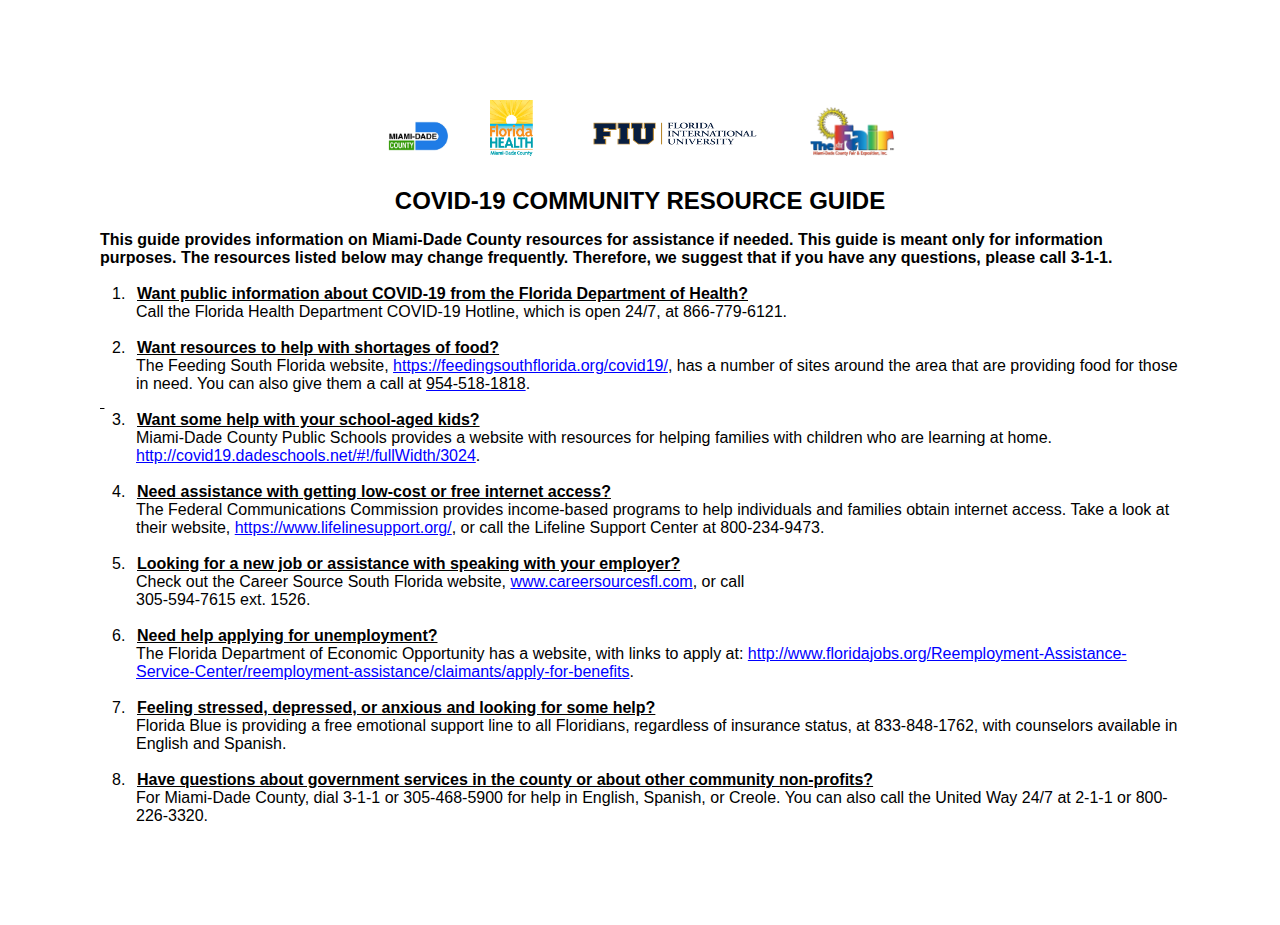
<file: FIU-testing-site-COVID-19-SDOH-resource-one-pager-English-approved-FINAL-04-06-2020.html>
<html xmlns:v="urn:schemas-microsoft-com:vml"
xmlns:o="urn:schemas-microsoft-com:office:office"
xmlns:w="urn:schemas-microsoft-com:office:word"
xmlns:dt="uuid:C2F41010-65B3-11d1-A29F-00AA00C14882"
xmlns:m="http://schemas.microsoft.com/office/2004/12/omml"
xmlns="http://www.w3.org/TR/REC-html40">

<head>
<meta http-equiv=Content-Type content="text/html; charset=utf-8">
<meta name=ProgId content=Word.Document>
<meta name=Generator content="Microsoft Word 15">
<meta name=Originator content="Microsoft Word 15">
<meta name="viewport" content="width=device-width,initial-scale=1">
<link rel=File-List href="Guide%20word2.fld/filelist.xml">
<link rel=Edit-Time-Data href="Guide%20word2.fld/editdata.mso">
<!--[if !mso]>
<style>
v\:* {behavior:url(#default#VML);}
o\:* {behavior:url(#default#VML);}
w\:* {behavior:url(#default#VML);}
.shape {behavior:url(#default#VML);}
</style>
<![endif]--><!--[if gte mso 9]><xml>
 <o:DocumentProperties>
  <o:Author>Jessica Oliveira</o:Author>
  <o:LastAuthor>Spurthy Dharanikota</o:LastAuthor>
  <o:Revision>2</o:Revision>
  <o:TotalTime>1</o:TotalTime>
  <o:LastPrinted>2020-04-27T02:44:00Z</o:LastPrinted>
  <o:Created>2020-04-27T02:49:00Z</o:Created>
  <o:LastSaved>2020-04-27T02:49:00Z</o:LastSaved>
  <o:Pages>1</o:Pages>
  <o:Words>390</o:Words>
  <o:Characters>2226</o:Characters>
  <o:Lines>18</o:Lines>
  <o:Paragraphs>5</o:Paragraphs>
  <o:CharactersWithSpaces>2611</o:CharactersWithSpaces>
  <o:Version>16.00</o:Version>
 </o:DocumentProperties>
 <o:CustomDocumentProperties>
  <o:ContentTypeId dt:dt="string">0x0101003ABCB31F0946C04B895E1B14316ACFFC</o:ContentTypeId>
  <o:IsMyDocuments dt:dt="boolean">1</o:IsMyDocuments>
 </o:CustomDocumentProperties>
 <o:OfficeDocumentSettings>
  <o:AllowPNG/>
 </o:OfficeDocumentSettings>
</xml><![endif]-->
<link rel=dataStoreItem href="Guide%20word2.fld/item0001.xml"
target="Guide%20word2.fld/props002.xml">
<link rel=dataStoreItem href="Guide%20word2.fld/item0003.xml"
target="Guide%20word2.fld/props004.xml">
<link rel=dataStoreItem href="Guide%20word2.fld/item0005.xml"
target="Guide%20word2.fld/props006.xml">
<link rel=themeData href="Guide%20word2.fld/themedata.thmx">
<link rel=colorSchemeMapping href="Guide%20word2.fld/colorschememapping.xml">
<!--[if gte mso 9]><xml>
 <w:WordDocument>
  <w:SpellingState>Clean</w:SpellingState>
  <w:GrammarState>Clean</w:GrammarState>
  <w:TrackMoves>false</w:TrackMoves>
  <w:TrackFormatting/>
  <w:PunctuationKerning/>
  <w:ValidateAgainstSchemas/>
  <w:SaveIfXMLInvalid>false</w:SaveIfXMLInvalid>
  <w:IgnoreMixedContent>false</w:IgnoreMixedContent>
  <w:AlwaysShowPlaceholderText>false</w:AlwaysShowPlaceholderText>
  <w:DoNotPromoteQF/>
  <w:LidThemeOther>EN-US</w:LidThemeOther>
  <w:LidThemeAsian>X-NONE</w:LidThemeAsian>
  <w:LidThemeComplexScript>AR-SA</w:LidThemeComplexScript>
  <w:Compatibility>
   <w:BreakWrappedTables/>
   <w:SnapToGridInCell/>
   <w:WrapTextWithPunct/>
   <w:UseAsianBreakRules/>
   <w:DontGrowAutofit/>
   <w:SplitPgBreakAndParaMark/>
   <w:EnableOpenTypeKerning/>
   <w:DontFlipMirrorIndents/>
   <w:OverrideTableStyleHps/>
  </w:Compatibility>
  <w:DoNotOptimizeForBrowser/>
  <m:mathPr>
   <m:mathFont m:val="Cambria Math"/>
   <m:brkBin m:val="before"/>
   <m:brkBinSub m:val="&#45;-"/>
   <m:smallFrac m:val="off"/>
   <m:dispDef/>
   <m:lMargin m:val="0"/>
   <m:rMargin m:val="0"/>
   <m:defJc m:val="centerGroup"/>
   <m:wrapIndent m:val="1440"/>
   <m:intLim m:val="subSup"/>
   <m:naryLim m:val="undOvr"/>
  </m:mathPr></w:WordDocument>
</xml><![endif]--><!--[if gte mso 9]><xml>
 <w:LatentStyles DefLockedState="false" DefUnhideWhenUsed="false"
  DefSemiHidden="false" DefQFormat="false" DefPriority="99"
  LatentStyleCount="376">
  <w:LsdException Locked="false" Priority="0" QFormat="true" Name="Normal"/>
  <w:LsdException Locked="false" Priority="9" QFormat="true" Name="heading 1"/>
  <w:LsdException Locked="false" Priority="9" SemiHidden="true"
   UnhideWhenUsed="true" QFormat="true" Name="heading 2"/>
  <w:LsdException Locked="false" Priority="9" SemiHidden="true"
   UnhideWhenUsed="true" QFormat="true" Name="heading 3"/>
  <w:LsdException Locked="false" Priority="9" SemiHidden="true"
   UnhideWhenUsed="true" QFormat="true" Name="heading 4"/>
  <w:LsdException Locked="false" Priority="9" SemiHidden="true"
   UnhideWhenUsed="true" QFormat="true" Name="heading 5"/>
  <w:LsdException Locked="false" Priority="9" SemiHidden="true"
   UnhideWhenUsed="true" QFormat="true" Name="heading 6"/>
  <w:LsdException Locked="false" Priority="9" SemiHidden="true"
   UnhideWhenUsed="true" QFormat="true" Name="heading 7"/>
  <w:LsdException Locked="false" Priority="9" SemiHidden="true"
   UnhideWhenUsed="true" QFormat="true" Name="heading 8"/>
  <w:LsdException Locked="false" Priority="9" SemiHidden="true"
   UnhideWhenUsed="true" QFormat="true" Name="heading 9"/>
  <w:LsdException Locked="false" SemiHidden="true" UnhideWhenUsed="true"
   Name="index 1"/>
  <w:LsdException Locked="false" SemiHidden="true" UnhideWhenUsed="true"
   Name="index 2"/>
  <w:LsdException Locked="false" SemiHidden="true" UnhideWhenUsed="true"
   Name="index 3"/>
  <w:LsdException Locked="false" SemiHidden="true" UnhideWhenUsed="true"
   Name="index 4"/>
  <w:LsdException Locked="false" SemiHidden="true" UnhideWhenUsed="true"
   Name="index 5"/>
  <w:LsdException Locked="false" SemiHidden="true" UnhideWhenUsed="true"
   Name="index 6"/>
  <w:LsdException Locked="false" SemiHidden="true" UnhideWhenUsed="true"
   Name="index 7"/>
  <w:LsdException Locked="false" SemiHidden="true" UnhideWhenUsed="true"
   Name="index 8"/>
  <w:LsdException Locked="false" SemiHidden="true" UnhideWhenUsed="true"
   Name="index 9"/>
  <w:LsdException Locked="false" Priority="39" SemiHidden="true"
   UnhideWhenUsed="true" Name="toc 1"/>
  <w:LsdException Locked="false" Priority="39" SemiHidden="true"
   UnhideWhenUsed="true" Name="toc 2"/>
  <w:LsdException Locked="false" Priority="39" SemiHidden="true"
   UnhideWhenUsed="true" Name="toc 3"/>
  <w:LsdException Locked="false" Priority="39" SemiHidden="true"
   UnhideWhenUsed="true" Name="toc 4"/>
  <w:LsdException Locked="false" Priority="39" SemiHidden="true"
   UnhideWhenUsed="true" Name="toc 5"/>
  <w:LsdException Locked="false" Priority="39" SemiHidden="true"
   UnhideWhenUsed="true" Name="toc 6"/>
  <w:LsdException Locked="false" Priority="39" SemiHidden="true"
   UnhideWhenUsed="true" Name="toc 7"/>
  <w:LsdException Locked="false" Priority="39" SemiHidden="true"
   UnhideWhenUsed="true" Name="toc 8"/>
  <w:LsdException Locked="false" Priority="39" SemiHidden="true"
   UnhideWhenUsed="true" Name="toc 9"/>
  <w:LsdException Locked="false" SemiHidden="true" UnhideWhenUsed="true"
   Name="Normal Indent"/>
  <w:LsdException Locked="false" SemiHidden="true" UnhideWhenUsed="true"
   Name="footnote text"/>
  <w:LsdException Locked="false" SemiHidden="true" UnhideWhenUsed="true"
   Name="annotation text"/>
  <w:LsdException Locked="false" SemiHidden="true" UnhideWhenUsed="true"
   Name="header"/>
  <w:LsdException Locked="false" SemiHidden="true" UnhideWhenUsed="true"
   Name="footer"/>
  <w:LsdException Locked="false" SemiHidden="true" UnhideWhenUsed="true"
   Name="index heading"/>
  <w:LsdException Locked="false" Priority="35" SemiHidden="true"
   UnhideWhenUsed="true" QFormat="true" Name="caption"/>
  <w:LsdException Locked="false" SemiHidden="true" UnhideWhenUsed="true"
   Name="table of figures"/>
  <w:LsdException Locked="false" SemiHidden="true" UnhideWhenUsed="true"
   Name="envelope address"/>
  <w:LsdException Locked="false" SemiHidden="true" UnhideWhenUsed="true"
   Name="envelope return"/>
  <w:LsdException Locked="false" SemiHidden="true" UnhideWhenUsed="true"
   Name="footnote reference"/>
  <w:LsdException Locked="false" SemiHidden="true" UnhideWhenUsed="true"
   Name="annotation reference"/>
  <w:LsdException Locked="false" SemiHidden="true" UnhideWhenUsed="true"
   Name="line number"/>
  <w:LsdException Locked="false" SemiHidden="true" UnhideWhenUsed="true"
   Name="page number"/>
  <w:LsdException Locked="false" SemiHidden="true" UnhideWhenUsed="true"
   Name="endnote reference"/>
  <w:LsdException Locked="false" SemiHidden="true" UnhideWhenUsed="true"
   Name="endnote text"/>
  <w:LsdException Locked="false" SemiHidden="true" UnhideWhenUsed="true"
   Name="table of authorities"/>
  <w:LsdException Locked="false" SemiHidden="true" UnhideWhenUsed="true"
   Name="macro"/>
  <w:LsdException Locked="false" SemiHidden="true" UnhideWhenUsed="true"
   Name="toa heading"/>
  <w:LsdException Locked="false" SemiHidden="true" UnhideWhenUsed="true"
   Name="List"/>
  <w:LsdException Locked="false" SemiHidden="true" UnhideWhenUsed="true"
   Name="List Bullet"/>
  <w:LsdException Locked="false" SemiHidden="true" UnhideWhenUsed="true"
   Name="List Number"/>
  <w:LsdException Locked="false" SemiHidden="true" UnhideWhenUsed="true"
   Name="List 2"/>
  <w:LsdException Locked="false" SemiHidden="true" UnhideWhenUsed="true"
   Name="List 3"/>
  <w:LsdException Locked="false" SemiHidden="true" UnhideWhenUsed="true"
   Name="List 4"/>
  <w:LsdException Locked="false" SemiHidden="true" UnhideWhenUsed="true"
   Name="List 5"/>
  <w:LsdException Locked="false" SemiHidden="true" UnhideWhenUsed="true"
   Name="List Bullet 2"/>
  <w:LsdException Locked="false" SemiHidden="true" UnhideWhenUsed="true"
   Name="List Bullet 3"/>
  <w:LsdException Locked="false" SemiHidden="true" UnhideWhenUsed="true"
   Name="List Bullet 4"/>
  <w:LsdException Locked="false" SemiHidden="true" UnhideWhenUsed="true"
   Name="List Bullet 5"/>
  <w:LsdException Locked="false" SemiHidden="true" UnhideWhenUsed="true"
   Name="List Number 2"/>
  <w:LsdException Locked="false" SemiHidden="true" UnhideWhenUsed="true"
   Name="List Number 3"/>
  <w:LsdException Locked="false" SemiHidden="true" UnhideWhenUsed="true"
   Name="List Number 4"/>
  <w:LsdException Locked="false" SemiHidden="true" UnhideWhenUsed="true"
   Name="List Number 5"/>
  <w:LsdException Locked="false" Priority="10" QFormat="true" Name="Title"/>
  <w:LsdException Locked="false" SemiHidden="true" UnhideWhenUsed="true"
   Name="Closing"/>
  <w:LsdException Locked="false" SemiHidden="true" UnhideWhenUsed="true"
   Name="Signature"/>
  <w:LsdException Locked="false" Priority="1" SemiHidden="true"
   UnhideWhenUsed="true" Name="Default Paragraph Font"/>
  <w:LsdException Locked="false" SemiHidden="true" UnhideWhenUsed="true"
   Name="Body Text"/>
  <w:LsdException Locked="false" SemiHidden="true" UnhideWhenUsed="true"
   Name="Body Text Indent"/>
  <w:LsdException Locked="false" SemiHidden="true" UnhideWhenUsed="true"
   Name="List Continue"/>
  <w:LsdException Locked="false" SemiHidden="true" UnhideWhenUsed="true"
   Name="List Continue 2"/>
  <w:LsdException Locked="false" SemiHidden="true" UnhideWhenUsed="true"
   Name="List Continue 3"/>
  <w:LsdException Locked="false" SemiHidden="true" UnhideWhenUsed="true"
   Name="List Continue 4"/>
  <w:LsdException Locked="false" SemiHidden="true" UnhideWhenUsed="true"
   Name="List Continue 5"/>
  <w:LsdException Locked="false" SemiHidden="true" UnhideWhenUsed="true"
   Name="Message Header"/>
  <w:LsdException Locked="false" Priority="11" QFormat="true" Name="Subtitle"/>
  <w:LsdException Locked="false" SemiHidden="true" UnhideWhenUsed="true"
   Name="Salutation"/>
  <w:LsdException Locked="false" SemiHidden="true" UnhideWhenUsed="true"
   Name="Date"/>
  <w:LsdException Locked="false" SemiHidden="true" UnhideWhenUsed="true"
   Name="Body Text First Indent"/>
  <w:LsdException Locked="false" SemiHidden="true" UnhideWhenUsed="true"
   Name="Body Text First Indent 2"/>
  <w:LsdException Locked="false" SemiHidden="true" UnhideWhenUsed="true"
   Name="Note Heading"/>
  <w:LsdException Locked="false" SemiHidden="true" UnhideWhenUsed="true"
   Name="Body Text 2"/>
  <w:LsdException Locked="false" SemiHidden="true" UnhideWhenUsed="true"
   Name="Body Text 3"/>
  <w:LsdException Locked="false" SemiHidden="true" UnhideWhenUsed="true"
   Name="Body Text Indent 2"/>
  <w:LsdException Locked="false" SemiHidden="true" UnhideWhenUsed="true"
   Name="Body Text Indent 3"/>
  <w:LsdException Locked="false" SemiHidden="true" UnhideWhenUsed="true"
   Name="Block Text"/>
  <w:LsdException Locked="false" SemiHidden="true" UnhideWhenUsed="true"
   Name="Hyperlink"/>
  <w:LsdException Locked="false" SemiHidden="true" UnhideWhenUsed="true"
   Name="FollowedHyperlink"/>
  <w:LsdException Locked="false" Priority="22" QFormat="true" Name="Strong"/>
  <w:LsdException Locked="false" Priority="20" QFormat="true" Name="Emphasis"/>
  <w:LsdException Locked="false" SemiHidden="true" UnhideWhenUsed="true"
   Name="Document Map"/>
  <w:LsdException Locked="false" SemiHidden="true" UnhideWhenUsed="true"
   Name="Plain Text"/>
  <w:LsdException Locked="false" SemiHidden="true" UnhideWhenUsed="true"
   Name="E-mail Signature"/>
  <w:LsdException Locked="false" SemiHidden="true" UnhideWhenUsed="true"
   Name="HTML Top of Form"/>
  <w:LsdException Locked="false" SemiHidden="true" UnhideWhenUsed="true"
   Name="HTML Bottom of Form"/>
  <w:LsdException Locked="false" SemiHidden="true" UnhideWhenUsed="true"
   Name="Normal (Web)"/>
  <w:LsdException Locked="false" SemiHidden="true" UnhideWhenUsed="true"
   Name="HTML Acronym"/>
  <w:LsdException Locked="false" SemiHidden="true" UnhideWhenUsed="true"
   Name="HTML Address"/>
  <w:LsdException Locked="false" SemiHidden="true" UnhideWhenUsed="true"
   Name="HTML Cite"/>
  <w:LsdException Locked="false" SemiHidden="true" UnhideWhenUsed="true"
   Name="HTML Code"/>
  <w:LsdException Locked="false" SemiHidden="true" UnhideWhenUsed="true"
   Name="HTML Definition"/>
  <w:LsdException Locked="false" SemiHidden="true" UnhideWhenUsed="true"
   Name="HTML Keyboard"/>
  <w:LsdException Locked="false" SemiHidden="true" UnhideWhenUsed="true"
   Name="HTML Preformatted"/>
  <w:LsdException Locked="false" SemiHidden="true" UnhideWhenUsed="true"
   Name="HTML Sample"/>
  <w:LsdException Locked="false" SemiHidden="true" UnhideWhenUsed="true"
   Name="HTML Typewriter"/>
  <w:LsdException Locked="false" SemiHidden="true" UnhideWhenUsed="true"
   Name="HTML Variable"/>
  <w:LsdException Locked="false" SemiHidden="true" UnhideWhenUsed="true"
   Name="Normal Table"/>
  <w:LsdException Locked="false" SemiHidden="true" UnhideWhenUsed="true"
   Name="annotation subject"/>
  <w:LsdException Locked="false" SemiHidden="true" UnhideWhenUsed="true"
   Name="No List"/>
  <w:LsdException Locked="false" SemiHidden="true" UnhideWhenUsed="true"
   Name="Outline List 1"/>
  <w:LsdException Locked="false" SemiHidden="true" UnhideWhenUsed="true"
   Name="Outline List 2"/>
  <w:LsdException Locked="false" SemiHidden="true" UnhideWhenUsed="true"
   Name="Outline List 3"/>
  <w:LsdException Locked="false" SemiHidden="true" UnhideWhenUsed="true"
   Name="Table Simple 1"/>
  <w:LsdException Locked="false" SemiHidden="true" UnhideWhenUsed="true"
   Name="Table Simple 2"/>
  <w:LsdException Locked="false" SemiHidden="true" UnhideWhenUsed="true"
   Name="Table Simple 3"/>
  <w:LsdException Locked="false" SemiHidden="true" UnhideWhenUsed="true"
   Name="Table Classic 1"/>
  <w:LsdException Locked="false" SemiHidden="true" UnhideWhenUsed="true"
   Name="Table Classic 2"/>
  <w:LsdException Locked="false" SemiHidden="true" UnhideWhenUsed="true"
   Name="Table Classic 3"/>
  <w:LsdException Locked="false" SemiHidden="true" UnhideWhenUsed="true"
   Name="Table Classic 4"/>
  <w:LsdException Locked="false" SemiHidden="true" UnhideWhenUsed="true"
   Name="Table Colorful 1"/>
  <w:LsdException Locked="false" SemiHidden="true" UnhideWhenUsed="true"
   Name="Table Colorful 2"/>
  <w:LsdException Locked="false" SemiHidden="true" UnhideWhenUsed="true"
   Name="Table Colorful 3"/>
  <w:LsdException Locked="false" SemiHidden="true" UnhideWhenUsed="true"
   Name="Table Columns 1"/>
  <w:LsdException Locked="false" SemiHidden="true" UnhideWhenUsed="true"
   Name="Table Columns 2"/>
  <w:LsdException Locked="false" SemiHidden="true" UnhideWhenUsed="true"
   Name="Table Columns 3"/>
  <w:LsdException Locked="false" SemiHidden="true" UnhideWhenUsed="true"
   Name="Table Columns 4"/>
  <w:LsdException Locked="false" SemiHidden="true" UnhideWhenUsed="true"
   Name="Table Columns 5"/>
  <w:LsdException Locked="false" SemiHidden="true" UnhideWhenUsed="true"
   Name="Table Grid 1"/>
  <w:LsdException Locked="false" SemiHidden="true" UnhideWhenUsed="true"
   Name="Table Grid 2"/>
  <w:LsdException Locked="false" SemiHidden="true" UnhideWhenUsed="true"
   Name="Table Grid 3"/>
  <w:LsdException Locked="false" SemiHidden="true" UnhideWhenUsed="true"
   Name="Table Grid 4"/>
  <w:LsdException Locked="false" SemiHidden="true" UnhideWhenUsed="true"
   Name="Table Grid 5"/>
  <w:LsdException Locked="false" SemiHidden="true" UnhideWhenUsed="true"
   Name="Table Grid 6"/>
  <w:LsdException Locked="false" SemiHidden="true" UnhideWhenUsed="true"
   Name="Table Grid 7"/>
  <w:LsdException Locked="false" SemiHidden="true" UnhideWhenUsed="true"
   Name="Table Grid 8"/>
  <w:LsdException Locked="false" SemiHidden="true" UnhideWhenUsed="true"
   Name="Table List 1"/>
  <w:LsdException Locked="false" SemiHidden="true" UnhideWhenUsed="true"
   Name="Table List 2"/>
  <w:LsdException Locked="false" SemiHidden="true" UnhideWhenUsed="true"
   Name="Table List 3"/>
  <w:LsdException Locked="false" SemiHidden="true" UnhideWhenUsed="true"
   Name="Table List 4"/>
  <w:LsdException Locked="false" SemiHidden="true" UnhideWhenUsed="true"
   Name="Table List 5"/>
  <w:LsdException Locked="false" SemiHidden="true" UnhideWhenUsed="true"
   Name="Table List 6"/>
  <w:LsdException Locked="false" SemiHidden="true" UnhideWhenUsed="true"
   Name="Table List 7"/>
  <w:LsdException Locked="false" SemiHidden="true" UnhideWhenUsed="true"
   Name="Table List 8"/>
  <w:LsdException Locked="false" SemiHidden="true" UnhideWhenUsed="true"
   Name="Table 3D effects 1"/>
  <w:LsdException Locked="false" SemiHidden="true" UnhideWhenUsed="true"
   Name="Table 3D effects 2"/>
  <w:LsdException Locked="false" SemiHidden="true" UnhideWhenUsed="true"
   Name="Table 3D effects 3"/>
  <w:LsdException Locked="false" SemiHidden="true" UnhideWhenUsed="true"
   Name="Table Contemporary"/>
  <w:LsdException Locked="false" SemiHidden="true" UnhideWhenUsed="true"
   Name="Table Elegant"/>
  <w:LsdException Locked="false" SemiHidden="true" UnhideWhenUsed="true"
   Name="Table Professional"/>
  <w:LsdException Locked="false" SemiHidden="true" UnhideWhenUsed="true"
   Name="Table Subtle 1"/>
  <w:LsdException Locked="false" SemiHidden="true" UnhideWhenUsed="true"
   Name="Table Subtle 2"/>
  <w:LsdException Locked="false" SemiHidden="true" UnhideWhenUsed="true"
   Name="Table Web 1"/>
  <w:LsdException Locked="false" SemiHidden="true" UnhideWhenUsed="true"
   Name="Table Web 2"/>
  <w:LsdException Locked="false" SemiHidden="true" UnhideWhenUsed="true"
   Name="Table Web 3"/>
  <w:LsdException Locked="false" SemiHidden="true" UnhideWhenUsed="true"
   Name="Balloon Text"/>
  <w:LsdException Locked="false" Priority="39" Name="Table Grid"/>
  <w:LsdException Locked="false" SemiHidden="true" UnhideWhenUsed="true"
   Name="Table Theme"/>
  <w:LsdException Locked="false" SemiHidden="true" Name="Placeholder Text"/>
  <w:LsdException Locked="false" Priority="1" QFormat="true" Name="No Spacing"/>
  <w:LsdException Locked="false" Priority="60" Name="Light Shading"/>
  <w:LsdException Locked="false" Priority="61" Name="Light List"/>
  <w:LsdException Locked="false" Priority="62" Name="Light Grid"/>
  <w:LsdException Locked="false" Priority="63" Name="Medium Shading 1"/>
  <w:LsdException Locked="false" Priority="64" Name="Medium Shading 2"/>
  <w:LsdException Locked="false" Priority="65" Name="Medium List 1"/>
  <w:LsdException Locked="false" Priority="66" Name="Medium List 2"/>
  <w:LsdException Locked="false" Priority="67" Name="Medium Grid 1"/>
  <w:LsdException Locked="false" Priority="68" Name="Medium Grid 2"/>
  <w:LsdException Locked="false" Priority="69" Name="Medium Grid 3"/>
  <w:LsdException Locked="false" Priority="70" Name="Dark List"/>
  <w:LsdException Locked="false" Priority="71" Name="Colorful Shading"/>
  <w:LsdException Locked="false" Priority="72" Name="Colorful List"/>
  <w:LsdException Locked="false" Priority="73" Name="Colorful Grid"/>
  <w:LsdException Locked="false" Priority="60" Name="Light Shading Accent 1"/>
  <w:LsdException Locked="false" Priority="61" Name="Light List Accent 1"/>
  <w:LsdException Locked="false" Priority="62" Name="Light Grid Accent 1"/>
  <w:LsdException Locked="false" Priority="63" Name="Medium Shading 1 Accent 1"/>
  <w:LsdException Locked="false" Priority="64" Name="Medium Shading 2 Accent 1"/>
  <w:LsdException Locked="false" Priority="65" Name="Medium List 1 Accent 1"/>
  <w:LsdException Locked="false" SemiHidden="true" Name="Revision"/>
  <w:LsdException Locked="false" Priority="34" QFormat="true"
   Name="List Paragraph"/>
  <w:LsdException Locked="false" Priority="29" QFormat="true" Name="Quote"/>
  <w:LsdException Locked="false" Priority="30" QFormat="true"
   Name="Intense Quote"/>
  <w:LsdException Locked="false" Priority="66" Name="Medium List 2 Accent 1"/>
  <w:LsdException Locked="false" Priority="67" Name="Medium Grid 1 Accent 1"/>
  <w:LsdException Locked="false" Priority="68" Name="Medium Grid 2 Accent 1"/>
  <w:LsdException Locked="false" Priority="69" Name="Medium Grid 3 Accent 1"/>
  <w:LsdException Locked="false" Priority="70" Name="Dark List Accent 1"/>
  <w:LsdException Locked="false" Priority="71" Name="Colorful Shading Accent 1"/>
  <w:LsdException Locked="false" Priority="72" Name="Colorful List Accent 1"/>
  <w:LsdException Locked="false" Priority="73" Name="Colorful Grid Accent 1"/>
  <w:LsdException Locked="false" Priority="60" Name="Light Shading Accent 2"/>
  <w:LsdException Locked="false" Priority="61" Name="Light List Accent 2"/>
  <w:LsdException Locked="false" Priority="62" Name="Light Grid Accent 2"/>
  <w:LsdException Locked="false" Priority="63" Name="Medium Shading 1 Accent 2"/>
  <w:LsdException Locked="false" Priority="64" Name="Medium Shading 2 Accent 2"/>
  <w:LsdException Locked="false" Priority="65" Name="Medium List 1 Accent 2"/>
  <w:LsdException Locked="false" Priority="66" Name="Medium List 2 Accent 2"/>
  <w:LsdException Locked="false" Priority="67" Name="Medium Grid 1 Accent 2"/>
  <w:LsdException Locked="false" Priority="68" Name="Medium Grid 2 Accent 2"/>
  <w:LsdException Locked="false" Priority="69" Name="Medium Grid 3 Accent 2"/>
  <w:LsdException Locked="false" Priority="70" Name="Dark List Accent 2"/>
  <w:LsdException Locked="false" Priority="71" Name="Colorful Shading Accent 2"/>
  <w:LsdException Locked="false" Priority="72" Name="Colorful List Accent 2"/>
  <w:LsdException Locked="false" Priority="73" Name="Colorful Grid Accent 2"/>
  <w:LsdException Locked="false" Priority="60" Name="Light Shading Accent 3"/>
  <w:LsdException Locked="false" Priority="61" Name="Light List Accent 3"/>
  <w:LsdException Locked="false" Priority="62" Name="Light Grid Accent 3"/>
  <w:LsdException Locked="false" Priority="63" Name="Medium Shading 1 Accent 3"/>
  <w:LsdException Locked="false" Priority="64" Name="Medium Shading 2 Accent 3"/>
  <w:LsdException Locked="false" Priority="65" Name="Medium List 1 Accent 3"/>
  <w:LsdException Locked="false" Priority="66" Name="Medium List 2 Accent 3"/>
  <w:LsdException Locked="false" Priority="67" Name="Medium Grid 1 Accent 3"/>
  <w:LsdException Locked="false" Priority="68" Name="Medium Grid 2 Accent 3"/>
  <w:LsdException Locked="false" Priority="69" Name="Medium Grid 3 Accent 3"/>
  <w:LsdException Locked="false" Priority="70" Name="Dark List Accent 3"/>
  <w:LsdException Locked="false" Priority="71" Name="Colorful Shading Accent 3"/>
  <w:LsdException Locked="false" Priority="72" Name="Colorful List Accent 3"/>
  <w:LsdException Locked="false" Priority="73" Name="Colorful Grid Accent 3"/>
  <w:LsdException Locked="false" Priority="60" Name="Light Shading Accent 4"/>
  <w:LsdException Locked="false" Priority="61" Name="Light List Accent 4"/>
  <w:LsdException Locked="false" Priority="62" Name="Light Grid Accent 4"/>
  <w:LsdException Locked="false" Priority="63" Name="Medium Shading 1 Accent 4"/>
  <w:LsdException Locked="false" Priority="64" Name="Medium Shading 2 Accent 4"/>
  <w:LsdException Locked="false" Priority="65" Name="Medium List 1 Accent 4"/>
  <w:LsdException Locked="false" Priority="66" Name="Medium List 2 Accent 4"/>
  <w:LsdException Locked="false" Priority="67" Name="Medium Grid 1 Accent 4"/>
  <w:LsdException Locked="false" Priority="68" Name="Medium Grid 2 Accent 4"/>
  <w:LsdException Locked="false" Priority="69" Name="Medium Grid 3 Accent 4"/>
  <w:LsdException Locked="false" Priority="70" Name="Dark List Accent 4"/>
  <w:LsdException Locked="false" Priority="71" Name="Colorful Shading Accent 4"/>
  <w:LsdException Locked="false" Priority="72" Name="Colorful List Accent 4"/>
  <w:LsdException Locked="false" Priority="73" Name="Colorful Grid Accent 4"/>
  <w:LsdException Locked="false" Priority="60" Name="Light Shading Accent 5"/>
  <w:LsdException Locked="false" Priority="61" Name="Light List Accent 5"/>
  <w:LsdException Locked="false" Priority="62" Name="Light Grid Accent 5"/>
  <w:LsdException Locked="false" Priority="63" Name="Medium Shading 1 Accent 5"/>
  <w:LsdException Locked="false" Priority="64" Name="Medium Shading 2 Accent 5"/>
  <w:LsdException Locked="false" Priority="65" Name="Medium List 1 Accent 5"/>
  <w:LsdException Locked="false" Priority="66" Name="Medium List 2 Accent 5"/>
  <w:LsdException Locked="false" Priority="67" Name="Medium Grid 1 Accent 5"/>
  <w:LsdException Locked="false" Priority="68" Name="Medium Grid 2 Accent 5"/>
  <w:LsdException Locked="false" Priority="69" Name="Medium Grid 3 Accent 5"/>
  <w:LsdException Locked="false" Priority="70" Name="Dark List Accent 5"/>
  <w:LsdException Locked="false" Priority="71" Name="Colorful Shading Accent 5"/>
  <w:LsdException Locked="false" Priority="72" Name="Colorful List Accent 5"/>
  <w:LsdException Locked="false" Priority="73" Name="Colorful Grid Accent 5"/>
  <w:LsdException Locked="false" Priority="60" Name="Light Shading Accent 6"/>
  <w:LsdException Locked="false" Priority="61" Name="Light List Accent 6"/>
  <w:LsdException Locked="false" Priority="62" Name="Light Grid Accent 6"/>
  <w:LsdException Locked="false" Priority="63" Name="Medium Shading 1 Accent 6"/>
  <w:LsdException Locked="false" Priority="64" Name="Medium Shading 2 Accent 6"/>
  <w:LsdException Locked="false" Priority="65" Name="Medium List 1 Accent 6"/>
  <w:LsdException Locked="false" Priority="66" Name="Medium List 2 Accent 6"/>
  <w:LsdException Locked="false" Priority="67" Name="Medium Grid 1 Accent 6"/>
  <w:LsdException Locked="false" Priority="68" Name="Medium Grid 2 Accent 6"/>
  <w:LsdException Locked="false" Priority="69" Name="Medium Grid 3 Accent 6"/>
  <w:LsdException Locked="false" Priority="70" Name="Dark List Accent 6"/>
  <w:LsdException Locked="false" Priority="71" Name="Colorful Shading Accent 6"/>
  <w:LsdException Locked="false" Priority="72" Name="Colorful List Accent 6"/>
  <w:LsdException Locked="false" Priority="73" Name="Colorful Grid Accent 6"/>
  <w:LsdException Locked="false" Priority="19" QFormat="true"
   Name="Subtle Emphasis"/>
  <w:LsdException Locked="false" Priority="21" QFormat="true"
   Name="Intense Emphasis"/>
  <w:LsdException Locked="false" Priority="31" QFormat="true"
   Name="Subtle Reference"/>
  <w:LsdException Locked="false" Priority="32" QFormat="true"
   Name="Intense Reference"/>
  <w:LsdException Locked="false" Priority="33" QFormat="true" Name="Book Title"/>
  <w:LsdException Locked="false" Priority="37" SemiHidden="true"
   UnhideWhenUsed="true" Name="Bibliography"/>
  <w:LsdException Locked="false" Priority="39" SemiHidden="true"
   UnhideWhenUsed="true" QFormat="true" Name="TOC Heading"/>
  <w:LsdException Locked="false" Priority="41" Name="Plain Table 1"/>
  <w:LsdException Locked="false" Priority="42" Name="Plain Table 2"/>
  <w:LsdException Locked="false" Priority="43" Name="Plain Table 3"/>
  <w:LsdException Locked="false" Priority="44" Name="Plain Table 4"/>
  <w:LsdException Locked="false" Priority="45" Name="Plain Table 5"/>
  <w:LsdException Locked="false" Priority="40" Name="Grid Table Light"/>
  <w:LsdException Locked="false" Priority="46" Name="Grid Table 1 Light"/>
  <w:LsdException Locked="false" Priority="47" Name="Grid Table 2"/>
  <w:LsdException Locked="false" Priority="48" Name="Grid Table 3"/>
  <w:LsdException Locked="false" Priority="49" Name="Grid Table 4"/>
  <w:LsdException Locked="false" Priority="50" Name="Grid Table 5 Dark"/>
  <w:LsdException Locked="false" Priority="51" Name="Grid Table 6 Colorful"/>
  <w:LsdException Locked="false" Priority="52" Name="Grid Table 7 Colorful"/>
  <w:LsdException Locked="false" Priority="46"
   Name="Grid Table 1 Light Accent 1"/>
  <w:LsdException Locked="false" Priority="47" Name="Grid Table 2 Accent 1"/>
  <w:LsdException Locked="false" Priority="48" Name="Grid Table 3 Accent 1"/>
  <w:LsdException Locked="false" Priority="49" Name="Grid Table 4 Accent 1"/>
  <w:LsdException Locked="false" Priority="50" Name="Grid Table 5 Dark Accent 1"/>
  <w:LsdException Locked="false" Priority="51"
   Name="Grid Table 6 Colorful Accent 1"/>
  <w:LsdException Locked="false" Priority="52"
   Name="Grid Table 7 Colorful Accent 1"/>
  <w:LsdException Locked="false" Priority="46"
   Name="Grid Table 1 Light Accent 2"/>
  <w:LsdException Locked="false" Priority="47" Name="Grid Table 2 Accent 2"/>
  <w:LsdException Locked="false" Priority="48" Name="Grid Table 3 Accent 2"/>
  <w:LsdException Locked="false" Priority="49" Name="Grid Table 4 Accent 2"/>
  <w:LsdException Locked="false" Priority="50" Name="Grid Table 5 Dark Accent 2"/>
  <w:LsdException Locked="false" Priority="51"
   Name="Grid Table 6 Colorful Accent 2"/>
  <w:LsdException Locked="false" Priority="52"
   Name="Grid Table 7 Colorful Accent 2"/>
  <w:LsdException Locked="false" Priority="46"
   Name="Grid Table 1 Light Accent 3"/>
  <w:LsdException Locked="false" Priority="47" Name="Grid Table 2 Accent 3"/>
  <w:LsdException Locked="false" Priority="48" Name="Grid Table 3 Accent 3"/>
  <w:LsdException Locked="false" Priority="49" Name="Grid Table 4 Accent 3"/>
  <w:LsdException Locked="false" Priority="50" Name="Grid Table 5 Dark Accent 3"/>
  <w:LsdException Locked="false" Priority="51"
   Name="Grid Table 6 Colorful Accent 3"/>
  <w:LsdException Locked="false" Priority="52"
   Name="Grid Table 7 Colorful Accent 3"/>
  <w:LsdException Locked="false" Priority="46"
   Name="Grid Table 1 Light Accent 4"/>
  <w:LsdException Locked="false" Priority="47" Name="Grid Table 2 Accent 4"/>
  <w:LsdException Locked="false" Priority="48" Name="Grid Table 3 Accent 4"/>
  <w:LsdException Locked="false" Priority="49" Name="Grid Table 4 Accent 4"/>
  <w:LsdException Locked="false" Priority="50" Name="Grid Table 5 Dark Accent 4"/>
  <w:LsdException Locked="false" Priority="51"
   Name="Grid Table 6 Colorful Accent 4"/>
  <w:LsdException Locked="false" Priority="52"
   Name="Grid Table 7 Colorful Accent 4"/>
  <w:LsdException Locked="false" Priority="46"
   Name="Grid Table 1 Light Accent 5"/>
  <w:LsdException Locked="false" Priority="47" Name="Grid Table 2 Accent 5"/>
  <w:LsdException Locked="false" Priority="48" Name="Grid Table 3 Accent 5"/>
  <w:LsdException Locked="false" Priority="49" Name="Grid Table 4 Accent 5"/>
  <w:LsdException Locked="false" Priority="50" Name="Grid Table 5 Dark Accent 5"/>
  <w:LsdException Locked="false" Priority="51"
   Name="Grid Table 6 Colorful Accent 5"/>
  <w:LsdException Locked="false" Priority="52"
   Name="Grid Table 7 Colorful Accent 5"/>
  <w:LsdException Locked="false" Priority="46"
   Name="Grid Table 1 Light Accent 6"/>
  <w:LsdException Locked="false" Priority="47" Name="Grid Table 2 Accent 6"/>
  <w:LsdException Locked="false" Priority="48" Name="Grid Table 3 Accent 6"/>
  <w:LsdException Locked="false" Priority="49" Name="Grid Table 4 Accent 6"/>
  <w:LsdException Locked="false" Priority="50" Name="Grid Table 5 Dark Accent 6"/>
  <w:LsdException Locked="false" Priority="51"
   Name="Grid Table 6 Colorful Accent 6"/>
  <w:LsdException Locked="false" Priority="52"
   Name="Grid Table 7 Colorful Accent 6"/>
  <w:LsdException Locked="false" Priority="46" Name="List Table 1 Light"/>
  <w:LsdException Locked="false" Priority="47" Name="List Table 2"/>
  <w:LsdException Locked="false" Priority="48" Name="List Table 3"/>
  <w:LsdException Locked="false" Priority="49" Name="List Table 4"/>
  <w:LsdException Locked="false" Priority="50" Name="List Table 5 Dark"/>
  <w:LsdException Locked="false" Priority="51" Name="List Table 6 Colorful"/>
  <w:LsdException Locked="false" Priority="52" Name="List Table 7 Colorful"/>
  <w:LsdException Locked="false" Priority="46"
   Name="List Table 1 Light Accent 1"/>
  <w:LsdException Locked="false" Priority="47" Name="List Table 2 Accent 1"/>
  <w:LsdException Locked="false" Priority="48" Name="List Table 3 Accent 1"/>
  <w:LsdException Locked="false" Priority="49" Name="List Table 4 Accent 1"/>
  <w:LsdException Locked="false" Priority="50" Name="List Table 5 Dark Accent 1"/>
  <w:LsdException Locked="false" Priority="51"
   Name="List Table 6 Colorful Accent 1"/>
  <w:LsdException Locked="false" Priority="52"
   Name="List Table 7 Colorful Accent 1"/>
  <w:LsdException Locked="false" Priority="46"
   Name="List Table 1 Light Accent 2"/>
  <w:LsdException Locked="false" Priority="47" Name="List Table 2 Accent 2"/>
  <w:LsdException Locked="false" Priority="48" Name="List Table 3 Accent 2"/>
  <w:LsdException Locked="false" Priority="49" Name="List Table 4 Accent 2"/>
  <w:LsdException Locked="false" Priority="50" Name="List Table 5 Dark Accent 2"/>
  <w:LsdException Locked="false" Priority="51"
   Name="List Table 6 Colorful Accent 2"/>
  <w:LsdException Locked="false" Priority="52"
   Name="List Table 7 Colorful Accent 2"/>
  <w:LsdException Locked="false" Priority="46"
   Name="List Table 1 Light Accent 3"/>
  <w:LsdException Locked="false" Priority="47" Name="List Table 2 Accent 3"/>
  <w:LsdException Locked="false" Priority="48" Name="List Table 3 Accent 3"/>
  <w:LsdException Locked="false" Priority="49" Name="List Table 4 Accent 3"/>
  <w:LsdException Locked="false" Priority="50" Name="List Table 5 Dark Accent 3"/>
  <w:LsdException Locked="false" Priority="51"
   Name="List Table 6 Colorful Accent 3"/>
  <w:LsdException Locked="false" Priority="52"
   Name="List Table 7 Colorful Accent 3"/>
  <w:LsdException Locked="false" Priority="46"
   Name="List Table 1 Light Accent 4"/>
  <w:LsdException Locked="false" Priority="47" Name="List Table 2 Accent 4"/>
  <w:LsdException Locked="false" Priority="48" Name="List Table 3 Accent 4"/>
  <w:LsdException Locked="false" Priority="49" Name="List Table 4 Accent 4"/>
  <w:LsdException Locked="false" Priority="50" Name="List Table 5 Dark Accent 4"/>
  <w:LsdException Locked="false" Priority="51"
   Name="List Table 6 Colorful Accent 4"/>
  <w:LsdException Locked="false" Priority="52"
   Name="List Table 7 Colorful Accent 4"/>
  <w:LsdException Locked="false" Priority="46"
   Name="List Table 1 Light Accent 5"/>
  <w:LsdException Locked="false" Priority="47" Name="List Table 2 Accent 5"/>
  <w:LsdException Locked="false" Priority="48" Name="List Table 3 Accent 5"/>
  <w:LsdException Locked="false" Priority="49" Name="List Table 4 Accent 5"/>
  <w:LsdException Locked="false" Priority="50" Name="List Table 5 Dark Accent 5"/>
  <w:LsdException Locked="false" Priority="51"
   Name="List Table 6 Colorful Accent 5"/>
  <w:LsdException Locked="false" Priority="52"
   Name="List Table 7 Colorful Accent 5"/>
  <w:LsdException Locked="false" Priority="46"
   Name="List Table 1 Light Accent 6"/>
  <w:LsdException Locked="false" Priority="47" Name="List Table 2 Accent 6"/>
  <w:LsdException Locked="false" Priority="48" Name="List Table 3 Accent 6"/>
  <w:LsdException Locked="false" Priority="49" Name="List Table 4 Accent 6"/>
  <w:LsdException Locked="false" Priority="50" Name="List Table 5 Dark Accent 6"/>
  <w:LsdException Locked="false" Priority="51"
   Name="List Table 6 Colorful Accent 6"/>
  <w:LsdException Locked="false" Priority="52"
   Name="List Table 7 Colorful Accent 6"/>
  <w:LsdException Locked="false" SemiHidden="true" UnhideWhenUsed="true"
   Name="Mention"/>
  <w:LsdException Locked="false" SemiHidden="true" UnhideWhenUsed="true"
   Name="Smart Hyperlink"/>
 </w:LatentStyles>
</xml><![endif]-->
<style>

/* Medium devices (landscape tablets, 768px and up) */
@media only screen and (min-width: 736px) {
	body{
		margin: 100px;
	}
}

/* Extra large devices (large laptops and desktops, 1200px and up) */
@media only screen and (min-width: 1280px) {
	body{
		margin: 100px;
	}
}
<!--
 /* Font Definitions */
 @font-face
	{font-family:Wingdings;
	panose-1:5 0 0 0 0 0 0 0 0 0;
	mso-font-charset:2;
	mso-generic-font-family:auto;
	mso-font-pitch:variable;
	mso-font-signature:0 268435456 0 0 -2147483648 0;}
@font-face
	{font-family:"Cambria Math";
	panose-1:2 4 5 3 5 4 6 3 2 4;
	mso-font-charset:0;
	mso-generic-font-family:roman;
	mso-font-pitch:variable;
	mso-font-signature:-536870145 1107305727 0 0 415 0;}
@font-face
	{font-family:Calibri;
	panose-1:2 15 5 2 2 2 4 3 2 4;
	mso-font-charset:0;
	mso-generic-font-family:swiss;
	mso-font-pitch:variable;
	mso-font-signature:-536859905 -1073732485 9 0 511 0;}
 /* Style Definitions */
 p.MsoNormal, li.MsoNormal, div.MsoNormal
	{mso-style-unhide:no;
	mso-style-qformat:yes;
	mso-style-parent:"";
	margin:0in;
	margin-bottom:.0001pt;
	mso-pagination:widow-orphan;
	font-size:12.0pt;
	font-family:"Times New Roman",serif;
	mso-fareast-font-family:Calibri;
	mso-fareast-theme-font:minor-latin;}
p.MsoHeader, li.MsoHeader, div.MsoHeader
	{mso-style-priority:99;
	mso-style-link:"Header Char";
	margin:0in;
	margin-bottom:.0001pt;
	mso-pagination:widow-orphan;
	tab-stops:center 3.25in right 6.5in;
	font-size:12.0pt;
	font-family:"Times New Roman",serif;
	mso-fareast-font-family:Calibri;
	mso-fareast-theme-font:minor-latin;}
p.MsoFooter, li.MsoFooter, div.MsoFooter
	{mso-style-priority:99;
	mso-style-link:"Footer Char";
	margin:0in;
	margin-bottom:.0001pt;
	mso-pagination:widow-orphan;
	tab-stops:center 3.25in right 6.5in;
	font-size:12.0pt;
	font-family:"Times New Roman",serif;
	mso-fareast-font-family:Calibri;
	mso-fareast-theme-font:minor-latin;}
a:link, span.MsoHyperlink
	{mso-style-priority:99;
	color:blue;
	text-decoration:underline;
	text-underline:single;}
a:visited, span.MsoHyperlinkFollowed
	{mso-style-noshow:yes;
	mso-style-priority:99;
	color:#954F72;
	mso-themecolor:followedhyperlink;
	text-decoration:underline;
	text-underline:single;}
p
	{mso-style-priority:99;
	mso-margin-top-alt:auto;
	margin-right:0in;
	mso-margin-bottom-alt:auto;
	margin-left:0in;
	mso-pagination:widow-orphan;
	font-size:12.0pt;
	font-family:"Times New Roman",serif;
	mso-fareast-font-family:Calibri;
	mso-fareast-theme-font:minor-latin;}
p.MsoAcetate, li.MsoAcetate, div.MsoAcetate
	{mso-style-noshow:yes;
	mso-style-priority:99;
	mso-style-link:"Balloon Text Char";
	margin:0in;
	margin-bottom:.0001pt;
	mso-pagination:widow-orphan;
	font-size:9.0pt;
	font-family:"Times New Roman",serif;
	mso-fareast-font-family:Calibri;
	mso-fareast-theme-font:minor-latin;}
p.MsoListParagraph, li.MsoListParagraph, div.MsoListParagraph
	{mso-style-priority:34;
	mso-style-unhide:no;
	mso-style-qformat:yes;
	margin-top:0in;
	margin-right:0in;
	margin-bottom:0in;
	margin-left:.5in;
	margin-bottom:.0001pt;
	mso-add-space:auto;
	mso-pagination:widow-orphan;
	font-size:12.0pt;
	font-family:"Calibri",sans-serif;
	mso-ascii-font-family:Calibri;
	mso-ascii-theme-font:minor-latin;
	mso-fareast-font-family:Calibri;
	mso-fareast-theme-font:minor-latin;
	mso-hansi-font-family:Calibri;
	mso-hansi-theme-font:minor-latin;
	mso-bidi-font-family:Arial;
	mso-bidi-theme-font:minor-bidi;}
p.MsoListParagraphCxSpFirst, li.MsoListParagraphCxSpFirst, div.MsoListParagraphCxSpFirst
	{mso-style-priority:34;
	mso-style-unhide:no;
	mso-style-qformat:yes;
	mso-style-type:export-only;
	margin-top:0in;
	margin-right:0in;
	margin-bottom:0in;
	margin-left:.5in;
	margin-bottom:.0001pt;
	mso-add-space:auto;
	mso-pagination:widow-orphan;
	font-size:12.0pt;
	font-family:"Calibri",sans-serif;
	mso-ascii-font-family:Calibri;
	mso-ascii-theme-font:minor-latin;
	mso-fareast-font-family:Calibri;
	mso-fareast-theme-font:minor-latin;
	mso-hansi-font-family:Calibri;
	mso-hansi-theme-font:minor-latin;
	mso-bidi-font-family:Arial;
	mso-bidi-theme-font:minor-bidi;}
p.MsoListParagraphCxSpMiddle, li.MsoListParagraphCxSpMiddle, div.MsoListParagraphCxSpMiddle
	{mso-style-priority:34;
	mso-style-unhide:no;
	mso-style-qformat:yes;
	mso-style-type:export-only;
	margin-top:0in;
	margin-right:0in;
	margin-bottom:0in;
	margin-left:.5in;
	margin-bottom:.0001pt;
	mso-add-space:auto;
	mso-pagination:widow-orphan;
	font-size:12.0pt;
	font-family:"Calibri",sans-serif;
	mso-ascii-font-family:Calibri;
	mso-ascii-theme-font:minor-latin;
	mso-fareast-font-family:Calibri;
	mso-fareast-theme-font:minor-latin;
	mso-hansi-font-family:Calibri;
	mso-hansi-theme-font:minor-latin;
	mso-bidi-font-family:Arial;
	mso-bidi-theme-font:minor-bidi;}
p.MsoListParagraphCxSpLast, li.MsoListParagraphCxSpLast, div.MsoListParagraphCxSpLast
	{mso-style-priority:34;
	mso-style-unhide:no;
	mso-style-qformat:yes;
	mso-style-type:export-only;
	margin-top:0in;
	margin-right:0in;
	margin-bottom:0in;
	margin-left:.5in;
	margin-bottom:.0001pt;
	mso-add-space:auto;
	mso-pagination:widow-orphan;
	font-size:12.0pt;
	font-family:"Calibri",sans-serif;
	mso-ascii-font-family:Calibri;
	mso-ascii-theme-font:minor-latin;
	mso-fareast-font-family:Calibri;
	mso-fareast-theme-font:minor-latin;
	mso-hansi-font-family:Calibri;
	mso-hansi-theme-font:minor-latin;
	mso-bidi-font-family:Arial;
	mso-bidi-theme-font:minor-bidi;}
span.HeaderChar
	{mso-style-name:"Header Char";
	mso-style-priority:99;
	mso-style-unhide:no;
	mso-style-locked:yes;
	mso-style-link:Header;
	font-family:"Times New Roman",serif;
	mso-ascii-font-family:"Times New Roman";
	mso-hansi-font-family:"Times New Roman";
	mso-bidi-font-family:"Times New Roman";}
span.FooterChar
	{mso-style-name:"Footer Char";
	mso-style-priority:99;
	mso-style-unhide:no;
	mso-style-locked:yes;
	mso-style-link:Footer;
	font-family:"Times New Roman",serif;
	mso-ascii-font-family:"Times New Roman";
	mso-hansi-font-family:"Times New Roman";
	mso-bidi-font-family:"Times New Roman";}
span.BalloonTextChar
	{mso-style-name:"Balloon Text Char";
	mso-style-noshow:yes;
	mso-style-priority:99;
	mso-style-unhide:no;
	mso-style-locked:yes;
	mso-style-link:"Balloon Text";
	mso-ansi-font-size:9.0pt;
	mso-bidi-font-size:9.0pt;
	font-family:"Times New Roman",serif;
	mso-ascii-font-family:"Times New Roman";
	mso-hansi-font-family:"Times New Roman";
	mso-bidi-font-family:"Times New Roman";}
.MsoChpDefault
	{mso-style-type:export-only;
	mso-default-props:yes;
	font-family:"Calibri",sans-serif;
	mso-ascii-font-family:Calibri;
	mso-ascii-theme-font:minor-latin;
	mso-fareast-font-family:Calibri;
	mso-fareast-theme-font:minor-latin;
	mso-hansi-font-family:Calibri;
	mso-hansi-theme-font:minor-latin;
	mso-bidi-font-family:Arial;
	mso-bidi-theme-font:minor-bidi;}
 /* Page Definitions */
 @page
	{mso-footnote-separator:url("Guide%20word2.fld/header.html") fs;
	mso-footnote-continuation-separator:url("Guide%20word2.fld/header.html") fcs;
	mso-endnote-separator:url("Guide%20word2.fld/header.html") es;
	mso-endnote-continuation-separator:url("Guide%20word2.fld/header.html") ecs;}
@page WordSection1
	{size:8.5in 11.0in;
	margin:.75in .75in .75in .75in;
	mso-header-margin:.5in;
	mso-footer-margin:.5in;
	mso-header:url("Guide%20word2.fld/header.html") h1;
	mso-paper-source:0;}
div.WordSection1
	{page:WordSection1;}
 /* List Definitions */
 @list l0
	{mso-list-id:33316277;
	mso-list-type:hybrid;
	mso-list-template-ids:2066221516 702303006 1087137600 1673838184 1163052852 -1463778574 -134081300 -475599686 527316938 -1945833272;}
@list l0:level1
	{mso-level-number-format:bullet;
	mso-level-text:;
	mso-level-tab-stop:none;
	mso-level-number-position:left;
	text-indent:-.25in;
	font-family:Symbol;}
@list l0:level2
	{mso-level-number-format:bullet;
	mso-level-text:;
	mso-level-tab-stop:none;
	mso-level-number-position:left;
	text-indent:-.25in;
	font-family:Symbol;}
@list l0:level3
	{mso-level-number-format:bullet;
	mso-level-text:;
	mso-level-tab-stop:none;
	mso-level-number-position:left;
	text-indent:-.25in;
	font-family:Wingdings;}
@list l0:level4
	{mso-level-number-format:bullet;
	mso-level-text:;
	mso-level-tab-stop:none;
	mso-level-number-position:left;
	text-indent:-.25in;
	font-family:Symbol;}
@list l0:level5
	{mso-level-number-format:bullet;
	mso-level-text:o;
	mso-level-tab-stop:none;
	mso-level-number-position:left;
	text-indent:-.25in;
	font-family:"Courier New";
	mso-bidi-font-family:"Times New Roman";}
@list l0:level6
	{mso-level-number-format:bullet;
	mso-level-text:;
	mso-level-tab-stop:none;
	mso-level-number-position:left;
	text-indent:-.25in;
	font-family:Wingdings;}
@list l0:level7
	{mso-level-number-format:bullet;
	mso-level-text:;
	mso-level-tab-stop:none;
	mso-level-number-position:left;
	text-indent:-.25in;
	font-family:Symbol;}
@list l0:level8
	{mso-level-number-format:bullet;
	mso-level-text:o;
	mso-level-tab-stop:none;
	mso-level-number-position:left;
	text-indent:-.25in;
	font-family:"Courier New";
	mso-bidi-font-family:"Times New Roman";}
@list l0:level9
	{mso-level-number-format:bullet;
	mso-level-text:;
	mso-level-tab-stop:none;
	mso-level-number-position:left;
	text-indent:-.25in;
	font-family:Wingdings;}
@list l1
	{mso-list-id:61031966;
	mso-list-type:hybrid;
	mso-list-template-ids:1435638922 1027224016 1714711850 1753390184 -909746672 473579170 1342067446 942961298 -1223813572 2038482444;}
@list l1:level1
	{mso-level-number-format:bullet;
	mso-level-text:;
	mso-level-tab-stop:none;
	mso-level-number-position:left;
	text-indent:-.25in;
	font-family:Symbol;}
@list l1:level2
	{mso-level-number-format:bullet;
	mso-level-text:o;
	mso-level-tab-stop:none;
	mso-level-number-position:left;
	text-indent:-.25in;
	font-family:"Courier New";
	mso-bidi-font-family:"Times New Roman";}
@list l1:level3
	{mso-level-number-format:bullet;
	mso-level-text:;
	mso-level-tab-stop:none;
	mso-level-number-position:left;
	text-indent:-.25in;
	font-family:Wingdings;}
@list l1:level4
	{mso-level-number-format:bullet;
	mso-level-text:;
	mso-level-tab-stop:none;
	mso-level-number-position:left;
	text-indent:-.25in;
	font-family:Symbol;}
@list l1:level5
	{mso-level-number-format:bullet;
	mso-level-text:o;
	mso-level-tab-stop:none;
	mso-level-number-position:left;
	text-indent:-.25in;
	font-family:"Courier New";
	mso-bidi-font-family:"Times New Roman";}
@list l1:level6
	{mso-level-number-format:bullet;
	mso-level-text:;
	mso-level-tab-stop:none;
	mso-level-number-position:left;
	text-indent:-.25in;
	font-family:Wingdings;}
@list l1:level7
	{mso-level-number-format:bullet;
	mso-level-text:;
	mso-level-tab-stop:none;
	mso-level-number-position:left;
	text-indent:-.25in;
	font-family:Symbol;}
@list l1:level8
	{mso-level-number-format:bullet;
	mso-level-text:o;
	mso-level-tab-stop:none;
	mso-level-number-position:left;
	text-indent:-.25in;
	font-family:"Courier New";
	mso-bidi-font-family:"Times New Roman";}
@list l1:level9
	{mso-level-number-format:bullet;
	mso-level-text:;
	mso-level-tab-stop:none;
	mso-level-number-position:left;
	text-indent:-.25in;
	font-family:Wingdings;}
@list l2
	{mso-list-id:118384539;
	mso-list-type:hybrid;
	mso-list-template-ids:268986642 67698689 67698691 67698693 67698689 67698691 67698693 67698689 67698691 67698693;}
@list l2:level1
	{mso-level-number-format:bullet;
	mso-level-text:;
	mso-level-tab-stop:none;
	mso-level-number-position:left;
	text-indent:-.25in;
	font-family:Symbol;}
@list l2:level2
	{mso-level-number-format:bullet;
	mso-level-text:o;
	mso-level-tab-stop:none;
	mso-level-number-position:left;
	text-indent:-.25in;
	font-family:"Courier New";}
@list l2:level3
	{mso-level-number-format:bullet;
	mso-level-text:;
	mso-level-tab-stop:none;
	mso-level-number-position:left;
	text-indent:-.25in;
	font-family:Wingdings;}
@list l2:level4
	{mso-level-number-format:bullet;
	mso-level-text:;
	mso-level-tab-stop:none;
	mso-level-number-position:left;
	text-indent:-.25in;
	font-family:Symbol;}
@list l2:level5
	{mso-level-number-format:bullet;
	mso-level-text:o;
	mso-level-tab-stop:none;
	mso-level-number-position:left;
	text-indent:-.25in;
	font-family:"Courier New";}
@list l2:level6
	{mso-level-number-format:bullet;
	mso-level-text:;
	mso-level-tab-stop:none;
	mso-level-number-position:left;
	text-indent:-.25in;
	font-family:Wingdings;}
@list l2:level7
	{mso-level-number-format:bullet;
	mso-level-text:;
	mso-level-tab-stop:none;
	mso-level-number-position:left;
	text-indent:-.25in;
	font-family:Symbol;}
@list l2:level8
	{mso-level-number-format:bullet;
	mso-level-text:o;
	mso-level-tab-stop:none;
	mso-level-number-position:left;
	text-indent:-.25in;
	font-family:"Courier New";}
@list l2:level9
	{mso-level-number-format:bullet;
	mso-level-text:;
	mso-level-tab-stop:none;
	mso-level-number-position:left;
	text-indent:-.25in;
	font-family:Wingdings;}
@list l3
	{mso-list-id:131557449;
	mso-list-type:hybrid;
	mso-list-template-ids:544500104 67698705 67698713 67698715 67698703 67698713 67698715 67698703 67698713 67698715;}
@list l3:level1
	{mso-level-text:"%1\)";
	mso-level-tab-stop:none;
	mso-level-number-position:left;
	text-indent:-.25in;
	mso-ansi-font-weight:normal;
	text-decoration:none;
	text-underline:none;}
@list l3:level2
	{mso-level-number-format:alpha-lower;
	mso-level-tab-stop:none;
	mso-level-number-position:left;
	text-indent:-.25in;}
@list l3:level3
	{mso-level-number-format:roman-lower;
	mso-level-tab-stop:none;
	mso-level-number-position:right;
	text-indent:-9.0pt;}
@list l3:level4
	{mso-level-tab-stop:none;
	mso-level-number-position:left;
	text-indent:-.25in;}
@list l3:level5
	{mso-level-number-format:alpha-lower;
	mso-level-tab-stop:none;
	mso-level-number-position:left;
	text-indent:-.25in;}
@list l3:level6
	{mso-level-number-format:roman-lower;
	mso-level-tab-stop:none;
	mso-level-number-position:right;
	text-indent:-9.0pt;}
@list l3:level7
	{mso-level-tab-stop:none;
	mso-level-number-position:left;
	text-indent:-.25in;}
@list l3:level8
	{mso-level-number-format:alpha-lower;
	mso-level-tab-stop:none;
	mso-level-number-position:left;
	text-indent:-.25in;}
@list l3:level9
	{mso-level-number-format:roman-lower;
	mso-level-tab-stop:none;
	mso-level-number-position:right;
	text-indent:-9.0pt;}
@list l4
	{mso-list-id:589047204;
	mso-list-type:hybrid;
	mso-list-template-ids:829970994 67698689 67698691 67698693 67698689 67698691 67698693 67698689 67698691 67698693;}
@list l4:level1
	{mso-level-number-format:bullet;
	mso-level-text:;
	mso-level-tab-stop:none;
	mso-level-number-position:left;
	text-indent:-.25in;
	font-family:Symbol;}
@list l4:level2
	{mso-level-number-format:bullet;
	mso-level-text:o;
	mso-level-tab-stop:none;
	mso-level-number-position:left;
	text-indent:-.25in;
	font-family:"Courier New";}
@list l4:level3
	{mso-level-number-format:bullet;
	mso-level-text:;
	mso-level-tab-stop:none;
	mso-level-number-position:left;
	text-indent:-.25in;
	font-family:Wingdings;}
@list l4:level4
	{mso-level-number-format:bullet;
	mso-level-text:;
	mso-level-tab-stop:none;
	mso-level-number-position:left;
	text-indent:-.25in;
	font-family:Symbol;}
@list l4:level5
	{mso-level-number-format:bullet;
	mso-level-text:o;
	mso-level-tab-stop:none;
	mso-level-number-position:left;
	text-indent:-.25in;
	font-family:"Courier New";}
@list l4:level6
	{mso-level-number-format:bullet;
	mso-level-text:;
	mso-level-tab-stop:none;
	mso-level-number-position:left;
	text-indent:-.25in;
	font-family:Wingdings;}
@list l4:level7
	{mso-level-number-format:bullet;
	mso-level-text:;
	mso-level-tab-stop:none;
	mso-level-number-position:left;
	text-indent:-.25in;
	font-family:Symbol;}
@list l4:level8
	{mso-level-number-format:bullet;
	mso-level-text:o;
	mso-level-tab-stop:none;
	mso-level-number-position:left;
	text-indent:-.25in;
	font-family:"Courier New";}
@list l4:level9
	{mso-level-number-format:bullet;
	mso-level-text:;
	mso-level-tab-stop:none;
	mso-level-number-position:left;
	text-indent:-.25in;
	font-family:Wingdings;}
@list l5
	{mso-list-id:707027411;
	mso-list-type:hybrid;
	mso-list-template-ids:678705130 1601759580 90455274 1065536802 619577816 118500274 -1420151652 -884158190 507647678 -616279344;}
@list l5:level1
	{mso-level-number-format:bullet;
	mso-level-text:;
	mso-level-tab-stop:none;
	mso-level-number-position:left;
	text-indent:-.25in;
	font-family:Symbol;}
@list l5:level2
	{mso-level-number-format:bullet;
	mso-level-text:o;
	mso-level-tab-stop:none;
	mso-level-number-position:left;
	text-indent:-.25in;
	font-family:"Courier New";
	mso-bidi-font-family:"Times New Roman";}
@list l5:level3
	{mso-level-number-format:bullet;
	mso-level-text:;
	mso-level-tab-stop:none;
	mso-level-number-position:left;
	text-indent:-.25in;
	font-family:Wingdings;}
@list l5:level4
	{mso-level-number-format:bullet;
	mso-level-text:;
	mso-level-tab-stop:none;
	mso-level-number-position:left;
	text-indent:-.25in;
	font-family:Symbol;}
@list l5:level5
	{mso-level-number-format:bullet;
	mso-level-text:o;
	mso-level-tab-stop:none;
	mso-level-number-position:left;
	text-indent:-.25in;
	font-family:"Courier New";
	mso-bidi-font-family:"Times New Roman";}
@list l5:level6
	{mso-level-number-format:bullet;
	mso-level-text:;
	mso-level-tab-stop:none;
	mso-level-number-position:left;
	text-indent:-.25in;
	font-family:Wingdings;}
@list l5:level7
	{mso-level-number-format:bullet;
	mso-level-text:;
	mso-level-tab-stop:none;
	mso-level-number-position:left;
	text-indent:-.25in;
	font-family:Symbol;}
@list l5:level8
	{mso-level-number-format:bullet;
	mso-level-text:o;
	mso-level-tab-stop:none;
	mso-level-number-position:left;
	text-indent:-.25in;
	font-family:"Courier New";
	mso-bidi-font-family:"Times New Roman";}
@list l5:level9
	{mso-level-number-format:bullet;
	mso-level-text:;
	mso-level-tab-stop:none;
	mso-level-number-position:left;
	text-indent:-.25in;
	font-family:Wingdings;}
@list l6
	{mso-list-id:728502690;
	mso-list-type:hybrid;
	mso-list-template-ids:1127522838 -1164926640 -435272554 -1968789420 1230899964 -988611560 -581910562 442657972 -1602611482 -189356020;}
@list l6:level1
	{mso-level-number-format:bullet;
	mso-level-text:;
	mso-level-tab-stop:none;
	mso-level-number-position:left;
	text-indent:-.25in;
	font-family:Symbol;}
@list l6:level2
	{mso-level-number-format:bullet;
	mso-level-text:;
	mso-level-tab-stop:none;
	mso-level-number-position:left;
	text-indent:-.25in;
	font-family:Symbol;}
@list l6:level3
	{mso-level-number-format:bullet;
	mso-level-text:;
	mso-level-tab-stop:none;
	mso-level-number-position:left;
	text-indent:-.25in;
	font-family:Wingdings;}
@list l6:level4
	{mso-level-number-format:bullet;
	mso-level-text:;
	mso-level-tab-stop:none;
	mso-level-number-position:left;
	text-indent:-.25in;
	font-family:Symbol;}
@list l6:level5
	{mso-level-number-format:bullet;
	mso-level-text:o;
	mso-level-tab-stop:none;
	mso-level-number-position:left;
	text-indent:-.25in;
	font-family:"Courier New";
	mso-bidi-font-family:"Times New Roman";}
@list l6:level6
	{mso-level-number-format:bullet;
	mso-level-text:;
	mso-level-tab-stop:none;
	mso-level-number-position:left;
	text-indent:-.25in;
	font-family:Wingdings;}
@list l6:level7
	{mso-level-number-format:bullet;
	mso-level-text:;
	mso-level-tab-stop:none;
	mso-level-number-position:left;
	text-indent:-.25in;
	font-family:Symbol;}
@list l6:level8
	{mso-level-number-format:bullet;
	mso-level-text:o;
	mso-level-tab-stop:none;
	mso-level-number-position:left;
	text-indent:-.25in;
	font-family:"Courier New";
	mso-bidi-font-family:"Times New Roman";}
@list l6:level9
	{mso-level-number-format:bullet;
	mso-level-text:;
	mso-level-tab-stop:none;
	mso-level-number-position:left;
	text-indent:-.25in;
	font-family:Wingdings;}
@list l7
	{mso-list-id:799498355;
	mso-list-type:hybrid;
	mso-list-template-ids:-2102772298 -1 67698691 67698693 67698689 67698691 67698693 67698689 67698691 67698693;}
@list l7:level1
	{mso-level-number-format:bullet;
	mso-level-text:;
	mso-level-tab-stop:none;
	mso-level-number-position:left;
	text-indent:-.25in;
	font-family:Wingdings;}
@list l7:level2
	{mso-level-number-format:bullet;
	mso-level-text:o;
	mso-level-tab-stop:none;
	mso-level-number-position:left;
	text-indent:-.25in;
	font-family:"Courier New";}
@list l7:level3
	{mso-level-number-format:bullet;
	mso-level-text:;
	mso-level-tab-stop:none;
	mso-level-number-position:left;
	text-indent:-.25in;
	font-family:Wingdings;}
@list l7:level4
	{mso-level-number-format:bullet;
	mso-level-text:;
	mso-level-tab-stop:none;
	mso-level-number-position:left;
	text-indent:-.25in;
	font-family:Symbol;}
@list l7:level5
	{mso-level-number-format:bullet;
	mso-level-text:o;
	mso-level-tab-stop:none;
	mso-level-number-position:left;
	text-indent:-.25in;
	font-family:"Courier New";}
@list l7:level6
	{mso-level-number-format:bullet;
	mso-level-text:;
	mso-level-tab-stop:none;
	mso-level-number-position:left;
	text-indent:-.25in;
	font-family:Wingdings;}
@list l7:level7
	{mso-level-number-format:bullet;
	mso-level-text:;
	mso-level-tab-stop:none;
	mso-level-number-position:left;
	text-indent:-.25in;
	font-family:Symbol;}
@list l7:level8
	{mso-level-number-format:bullet;
	mso-level-text:o;
	mso-level-tab-stop:none;
	mso-level-number-position:left;
	text-indent:-.25in;
	font-family:"Courier New";}
@list l7:level9
	{mso-level-number-format:bullet;
	mso-level-text:;
	mso-level-tab-stop:none;
	mso-level-number-position:left;
	text-indent:-.25in;
	font-family:Wingdings;}
@list l8
	{mso-list-id:908274901;
	mso-list-type:hybrid;
	mso-list-template-ids:1064839588 -753336832 -687441440 452229692 -853879020 -1151427712 -38490926 2108318980 -831125920 -260135030;}
@list l8:level1
	{mso-level-number-format:bullet;
	mso-level-text:;
	mso-level-tab-stop:none;
	mso-level-number-position:left;
	text-indent:-.25in;
	font-family:Symbol;}
@list l8:level2
	{mso-level-number-format:bullet;
	mso-level-text:o;
	mso-level-tab-stop:none;
	mso-level-number-position:left;
	text-indent:-.25in;
	font-family:"Courier New";
	mso-bidi-font-family:"Times New Roman";}
@list l8:level3
	{mso-level-number-format:bullet;
	mso-level-text:;
	mso-level-tab-stop:none;
	mso-level-number-position:left;
	text-indent:-.25in;
	font-family:Wingdings;}
@list l8:level4
	{mso-level-number-format:bullet;
	mso-level-text:;
	mso-level-tab-stop:none;
	mso-level-number-position:left;
	text-indent:-.25in;
	font-family:Symbol;}
@list l8:level5
	{mso-level-number-format:bullet;
	mso-level-text:o;
	mso-level-tab-stop:none;
	mso-level-number-position:left;
	text-indent:-.25in;
	font-family:"Courier New";
	mso-bidi-font-family:"Times New Roman";}
@list l8:level6
	{mso-level-number-format:bullet;
	mso-level-text:;
	mso-level-tab-stop:none;
	mso-level-number-position:left;
	text-indent:-.25in;
	font-family:Wingdings;}
@list l8:level7
	{mso-level-number-format:bullet;
	mso-level-text:;
	mso-level-tab-stop:none;
	mso-level-number-position:left;
	text-indent:-.25in;
	font-family:Symbol;}
@list l8:level8
	{mso-level-number-format:bullet;
	mso-level-text:o;
	mso-level-tab-stop:none;
	mso-level-number-position:left;
	text-indent:-.25in;
	font-family:"Courier New";
	mso-bidi-font-family:"Times New Roman";}
@list l8:level9
	{mso-level-number-format:bullet;
	mso-level-text:;
	mso-level-tab-stop:none;
	mso-level-number-position:left;
	text-indent:-.25in;
	font-family:Wingdings;}
@list l9
	{mso-list-id:924532650;
	mso-list-type:hybrid;
	mso-list-template-ids:875361124 39496486 1939099954 977187994 29925114 1556512308 961553880 879678822 1130134500 2144630554;}
@list l9:level1
	{mso-level-number-format:bullet;
	mso-level-text:;
	mso-level-tab-stop:none;
	mso-level-number-position:left;
	text-indent:-.25in;
	font-family:Symbol;}
@list l9:level2
	{mso-level-number-format:bullet;
	mso-level-text:o;
	mso-level-tab-stop:none;
	mso-level-number-position:left;
	text-indent:-.25in;
	font-family:"Courier New";
	mso-bidi-font-family:"Times New Roman";}
@list l9:level3
	{mso-level-number-format:bullet;
	mso-level-text:;
	mso-level-tab-stop:none;
	mso-level-number-position:left;
	text-indent:-.25in;
	font-family:Wingdings;}
@list l9:level4
	{mso-level-number-format:bullet;
	mso-level-text:;
	mso-level-tab-stop:none;
	mso-level-number-position:left;
	text-indent:-.25in;
	font-family:Symbol;}
@list l9:level5
	{mso-level-number-format:bullet;
	mso-level-text:o;
	mso-level-tab-stop:none;
	mso-level-number-position:left;
	text-indent:-.25in;
	font-family:"Courier New";
	mso-bidi-font-family:"Times New Roman";}
@list l9:level6
	{mso-level-number-format:bullet;
	mso-level-text:;
	mso-level-tab-stop:none;
	mso-level-number-position:left;
	text-indent:-.25in;
	font-family:Wingdings;}
@list l9:level7
	{mso-level-number-format:bullet;
	mso-level-text:;
	mso-level-tab-stop:none;
	mso-level-number-position:left;
	text-indent:-.25in;
	font-family:Symbol;}
@list l9:level8
	{mso-level-number-format:bullet;
	mso-level-text:o;
	mso-level-tab-stop:none;
	mso-level-number-position:left;
	text-indent:-.25in;
	font-family:"Courier New";
	mso-bidi-font-family:"Times New Roman";}
@list l9:level9
	{mso-level-number-format:bullet;
	mso-level-text:;
	mso-level-tab-stop:none;
	mso-level-number-position:left;
	text-indent:-.25in;
	font-family:Wingdings;}
@list l10
	{mso-list-id:1069424430;
	mso-list-type:hybrid;
	mso-list-template-ids:-790574476 67698689 -1 67698693 67698689 67698691 67698693 67698689 67698691 67698693;}
@list l10:level1
	{mso-level-number-format:bullet;
	mso-level-text:;
	mso-level-tab-stop:none;
	mso-level-number-position:left;
	text-indent:-.25in;
	font-family:Symbol;}
@list l10:level2
	{mso-level-number-format:bullet;
	mso-level-text:o;
	mso-level-tab-stop:none;
	mso-level-number-position:left;
	text-indent:-.25in;
	font-family:"Courier New";
	mso-bidi-font-family:"Times New Roman";}
@list l10:level3
	{mso-level-number-format:bullet;
	mso-level-text:;
	mso-level-tab-stop:none;
	mso-level-number-position:left;
	text-indent:-.25in;
	font-family:Wingdings;}
@list l10:level4
	{mso-level-number-format:bullet;
	mso-level-text:;
	mso-level-tab-stop:none;
	mso-level-number-position:left;
	text-indent:-.25in;
	font-family:Symbol;}
@list l10:level5
	{mso-level-number-format:bullet;
	mso-level-text:o;
	mso-level-tab-stop:none;
	mso-level-number-position:left;
	text-indent:-.25in;
	font-family:"Courier New";}
@list l10:level6
	{mso-level-number-format:bullet;
	mso-level-text:;
	mso-level-tab-stop:none;
	mso-level-number-position:left;
	text-indent:-.25in;
	font-family:Wingdings;}
@list l10:level7
	{mso-level-number-format:bullet;
	mso-level-text:;
	mso-level-tab-stop:none;
	mso-level-number-position:left;
	text-indent:-.25in;
	font-family:Symbol;}
@list l10:level8
	{mso-level-number-format:bullet;
	mso-level-text:o;
	mso-level-tab-stop:none;
	mso-level-number-position:left;
	text-indent:-.25in;
	font-family:"Courier New";}
@list l10:level9
	{mso-level-number-format:bullet;
	mso-level-text:;
	mso-level-tab-stop:none;
	mso-level-number-position:left;
	text-indent:-.25in;
	font-family:Wingdings;}
@list l11
	{mso-list-id:1117410338;
	mso-list-type:hybrid;
	mso-list-template-ids:-1097846168 438052872 936945556 1180185712 992927226 1836740532 -534478304 1898248268 527704866 1300898028;}
@list l11:level1
	{mso-level-number-format:bullet;
	mso-level-text:;
	mso-level-tab-stop:none;
	mso-level-number-position:left;
	text-indent:-.25in;
	font-family:Symbol;}
@list l11:level2
	{mso-level-number-format:bullet;
	mso-level-text:o;
	mso-level-tab-stop:none;
	mso-level-number-position:left;
	text-indent:-.25in;
	font-family:"Courier New";
	mso-bidi-font-family:"Times New Roman";}
@list l11:level3
	{mso-level-number-format:bullet;
	mso-level-text:;
	mso-level-tab-stop:none;
	mso-level-number-position:left;
	text-indent:-.25in;
	font-family:Wingdings;}
@list l11:level4
	{mso-level-number-format:bullet;
	mso-level-text:;
	mso-level-tab-stop:none;
	mso-level-number-position:left;
	text-indent:-.25in;
	font-family:Symbol;}
@list l11:level5
	{mso-level-number-format:bullet;
	mso-level-text:o;
	mso-level-tab-stop:none;
	mso-level-number-position:left;
	text-indent:-.25in;
	font-family:"Courier New";
	mso-bidi-font-family:"Times New Roman";}
@list l11:level6
	{mso-level-number-format:bullet;
	mso-level-text:;
	mso-level-tab-stop:none;
	mso-level-number-position:left;
	text-indent:-.25in;
	font-family:Wingdings;}
@list l11:level7
	{mso-level-number-format:bullet;
	mso-level-text:;
	mso-level-tab-stop:none;
	mso-level-number-position:left;
	text-indent:-.25in;
	font-family:Symbol;}
@list l11:level8
	{mso-level-number-format:bullet;
	mso-level-text:o;
	mso-level-tab-stop:none;
	mso-level-number-position:left;
	text-indent:-.25in;
	font-family:"Courier New";
	mso-bidi-font-family:"Times New Roman";}
@list l11:level9
	{mso-level-number-format:bullet;
	mso-level-text:;
	mso-level-tab-stop:none;
	mso-level-number-position:left;
	text-indent:-.25in;
	font-family:Wingdings;}
@list l12
	{mso-list-id:1284003229;
	mso-list-type:hybrid;
	mso-list-template-ids:634158272 67698689 67698691 67698693 67698689 67698691 67698693 67698689 67698691 67698693;}
@list l12:level1
	{mso-level-number-format:bullet;
	mso-level-text:;
	mso-level-tab-stop:none;
	mso-level-number-position:left;
	text-indent:-.25in;
	font-family:Symbol;}
@list l12:level2
	{mso-level-number-format:bullet;
	mso-level-text:o;
	mso-level-tab-stop:none;
	mso-level-number-position:left;
	text-indent:-.25in;
	font-family:"Courier New";}
@list l12:level3
	{mso-level-number-format:bullet;
	mso-level-text:;
	mso-level-tab-stop:none;
	mso-level-number-position:left;
	text-indent:-.25in;
	font-family:Wingdings;}
@list l12:level4
	{mso-level-number-format:bullet;
	mso-level-text:;
	mso-level-tab-stop:none;
	mso-level-number-position:left;
	text-indent:-.25in;
	font-family:Symbol;}
@list l12:level5
	{mso-level-number-format:bullet;
	mso-level-text:o;
	mso-level-tab-stop:none;
	mso-level-number-position:left;
	text-indent:-.25in;
	font-family:"Courier New";}
@list l12:level6
	{mso-level-number-format:bullet;
	mso-level-text:;
	mso-level-tab-stop:none;
	mso-level-number-position:left;
	text-indent:-.25in;
	font-family:Wingdings;}
@list l12:level7
	{mso-level-number-format:bullet;
	mso-level-text:;
	mso-level-tab-stop:none;
	mso-level-number-position:left;
	text-indent:-.25in;
	font-family:Symbol;}
@list l12:level8
	{mso-level-number-format:bullet;
	mso-level-text:o;
	mso-level-tab-stop:none;
	mso-level-number-position:left;
	text-indent:-.25in;
	font-family:"Courier New";}
@list l12:level9
	{mso-level-number-format:bullet;
	mso-level-text:;
	mso-level-tab-stop:none;
	mso-level-number-position:left;
	text-indent:-.25in;
	font-family:Wingdings;}
@list l13
	{mso-list-id:1336154421;
	mso-list-type:hybrid;
	mso-list-template-ids:1689275056 67698689 -1 67698693 -1 67698691 67698693 67698689 67698691 67698693;}
@list l13:level1
	{mso-level-number-format:bullet;
	mso-level-text:;
	mso-level-tab-stop:none;
	mso-level-number-position:left;
	text-indent:-.25in;
	font-family:Symbol;}
@list l13:level2
	{mso-level-number-format:bullet;
	mso-level-text:o;
	mso-level-tab-stop:none;
	mso-level-number-position:left;
	text-indent:-.25in;
	font-family:"Courier New";
	mso-bidi-font-family:"Times New Roman";}
@list l13:level3
	{mso-level-number-format:bullet;
	mso-level-text:;
	mso-level-tab-stop:none;
	mso-level-number-position:left;
	text-indent:-.25in;
	font-family:Wingdings;}
@list l13:level4
	{mso-level-number-format:bullet;
	mso-level-text:;
	mso-level-tab-stop:none;
	mso-level-number-position:left;
	text-indent:-.25in;
	font-family:Symbol;}
@list l13:level5
	{mso-level-number-format:bullet;
	mso-level-text:o;
	mso-level-tab-stop:none;
	mso-level-number-position:left;
	text-indent:-.25in;
	font-family:"Courier New";}
@list l13:level6
	{mso-level-number-format:bullet;
	mso-level-text:;
	mso-level-tab-stop:none;
	mso-level-number-position:left;
	text-indent:-.25in;
	font-family:Wingdings;}
@list l13:level7
	{mso-level-number-format:bullet;
	mso-level-text:;
	mso-level-tab-stop:none;
	mso-level-number-position:left;
	text-indent:-.25in;
	font-family:Symbol;}
@list l13:level8
	{mso-level-number-format:bullet;
	mso-level-text:o;
	mso-level-tab-stop:none;
	mso-level-number-position:left;
	text-indent:-.25in;
	font-family:"Courier New";}
@list l13:level9
	{mso-level-number-format:bullet;
	mso-level-text:;
	mso-level-tab-stop:none;
	mso-level-number-position:left;
	text-indent:-.25in;
	font-family:Wingdings;}
@list l14
	{mso-list-id:1346053296;
	mso-list-type:hybrid;
	mso-list-template-ids:-563943996 1942025294 67698713 67698715 67698703 67698713 67698715 67698703 67698713 67698715;}
@list l14:level1
	{mso-level-start-at:401;
	mso-level-text:%1;
	mso-level-tab-stop:none;
	mso-level-number-position:left;
	margin-left:94.5pt;
	text-indent:-22.5pt;
	mso-ansi-font-size:14.0pt;
	font-family:"Times New Roman",serif;
	mso-ascii-font-family:Calibri;
	mso-ascii-theme-font:minor-latin;
	mso-hansi-font-family:Calibri;
	mso-hansi-theme-font:minor-latin;
	mso-bidi-font-family:Arial;
	mso-bidi-theme-font:minor-bidi;
	color:#222222;}
@list l14:level2
	{mso-level-number-format:alpha-lower;
	mso-level-tab-stop:none;
	mso-level-number-position:left;
	margin-left:1.75in;
	text-indent:-.25in;}
@list l14:level3
	{mso-level-number-format:roman-lower;
	mso-level-tab-stop:none;
	mso-level-number-position:right;
	margin-left:2.25in;
	text-indent:-9.0pt;}
@list l14:level4
	{mso-level-tab-stop:none;
	mso-level-number-position:left;
	margin-left:2.75in;
	text-indent:-.25in;}
@list l14:level5
	{mso-level-number-format:alpha-lower;
	mso-level-tab-stop:none;
	mso-level-number-position:left;
	margin-left:3.25in;
	text-indent:-.25in;}
@list l14:level6
	{mso-level-number-format:roman-lower;
	mso-level-tab-stop:none;
	mso-level-number-position:right;
	margin-left:3.75in;
	text-indent:-9.0pt;}
@list l14:level7
	{mso-level-tab-stop:none;
	mso-level-number-position:left;
	margin-left:4.25in;
	text-indent:-.25in;}
@list l14:level8
	{mso-level-number-format:alpha-lower;
	mso-level-tab-stop:none;
	mso-level-number-position:left;
	margin-left:4.75in;
	text-indent:-.25in;}
@list l14:level9
	{mso-level-number-format:roman-lower;
	mso-level-tab-stop:none;
	mso-level-number-position:right;
	margin-left:5.25in;
	text-indent:-9.0pt;}
@list l15
	{mso-list-id:1512063875;
	mso-list-type:hybrid;
	mso-list-template-ids:-291588128 -2076415512 67698713 67698715 67698703 67698713 67698715 67698703 67698713 67698715;}
@list l15:level1
	{mso-level-tab-stop:none;
	mso-level-number-position:left;
	margin-left:27.0pt;
	text-indent:-.25in;
	mso-ansi-font-weight:normal;
	mso-bidi-font-weight:normal;}
@list l15:level2
	{mso-level-number-format:alpha-lower;
	mso-level-tab-stop:none;
	mso-level-number-position:left;
	margin-left:63.0pt;
	text-indent:-.25in;}
@list l15:level3
	{mso-level-number-format:roman-lower;
	mso-level-tab-stop:none;
	mso-level-number-position:right;
	margin-left:99.0pt;
	text-indent:-9.0pt;}
@list l15:level4
	{mso-level-tab-stop:none;
	mso-level-number-position:left;
	margin-left:135.0pt;
	text-indent:-.25in;}
@list l15:level5
	{mso-level-number-format:alpha-lower;
	mso-level-tab-stop:none;
	mso-level-number-position:left;
	margin-left:171.0pt;
	text-indent:-.25in;}
@list l15:level6
	{mso-level-number-format:roman-lower;
	mso-level-tab-stop:none;
	mso-level-number-position:right;
	margin-left:207.0pt;
	text-indent:-9.0pt;}
@list l15:level7
	{mso-level-tab-stop:none;
	mso-level-number-position:left;
	margin-left:243.0pt;
	text-indent:-.25in;}
@list l15:level8
	{mso-level-number-format:alpha-lower;
	mso-level-tab-stop:none;
	mso-level-number-position:left;
	margin-left:279.0pt;
	text-indent:-.25in;}
@list l15:level9
	{mso-level-number-format:roman-lower;
	mso-level-tab-stop:none;
	mso-level-number-position:right;
	margin-left:315.0pt;
	text-indent:-9.0pt;}
@list l16
	{mso-list-id:1565875042;
	mso-list-type:hybrid;
	mso-list-template-ids:293737474 300584888 -78984638 -145042224 -574726964 -1745700298 1106021826 -175871540 896027992 -1104019424;}
@list l16:level1
	{mso-level-number-format:bullet;
	mso-level-text:;
	mso-level-tab-stop:none;
	mso-level-number-position:left;
	text-indent:-.25in;
	font-family:Symbol;}
@list l16:level2
	{mso-level-number-format:bullet;
	mso-level-text:o;
	mso-level-tab-stop:none;
	mso-level-number-position:left;
	text-indent:-.25in;
	font-family:"Courier New";
	mso-bidi-font-family:"Times New Roman";}
@list l16:level3
	{mso-level-number-format:bullet;
	mso-level-text:;
	mso-level-tab-stop:none;
	mso-level-number-position:left;
	text-indent:-.25in;
	font-family:Wingdings;}
@list l16:level4
	{mso-level-number-format:bullet;
	mso-level-text:;
	mso-level-tab-stop:none;
	mso-level-number-position:left;
	text-indent:-.25in;
	font-family:Symbol;}
@list l16:level5
	{mso-level-number-format:bullet;
	mso-level-text:o;
	mso-level-tab-stop:none;
	mso-level-number-position:left;
	text-indent:-.25in;
	font-family:"Courier New";
	mso-bidi-font-family:"Times New Roman";}
@list l16:level6
	{mso-level-number-format:bullet;
	mso-level-text:;
	mso-level-tab-stop:none;
	mso-level-number-position:left;
	text-indent:-.25in;
	font-family:Wingdings;}
@list l16:level7
	{mso-level-number-format:bullet;
	mso-level-text:;
	mso-level-tab-stop:none;
	mso-level-number-position:left;
	text-indent:-.25in;
	font-family:Symbol;}
@list l16:level8
	{mso-level-number-format:bullet;
	mso-level-text:o;
	mso-level-tab-stop:none;
	mso-level-number-position:left;
	text-indent:-.25in;
	font-family:"Courier New";
	mso-bidi-font-family:"Times New Roman";}
@list l16:level9
	{mso-level-number-format:bullet;
	mso-level-text:;
	mso-level-tab-stop:none;
	mso-level-number-position:left;
	text-indent:-.25in;
	font-family:Wingdings;}
@list l17
	{mso-list-id:1584488329;
	mso-list-type:hybrid;
	mso-list-template-ids:-962704612 -60098220 -1025319978 658666040 786621850 -280868908 658423828 1210242062 -888003190 1922311962;}
@list l17:level1
	{mso-level-number-format:bullet;
	mso-level-text:;
	mso-level-tab-stop:none;
	mso-level-number-position:left;
	text-indent:-.25in;
	font-family:Symbol;}
@list l17:level2
	{mso-level-number-format:bullet;
	mso-level-text:o;
	mso-level-tab-stop:none;
	mso-level-number-position:left;
	text-indent:-.25in;
	font-family:"Courier New";
	mso-bidi-font-family:"Times New Roman";}
@list l17:level3
	{mso-level-number-format:bullet;
	mso-level-text:;
	mso-level-tab-stop:none;
	mso-level-number-position:left;
	text-indent:-.25in;
	font-family:Wingdings;}
@list l17:level4
	{mso-level-number-format:bullet;
	mso-level-text:;
	mso-level-tab-stop:none;
	mso-level-number-position:left;
	text-indent:-.25in;
	font-family:Symbol;}
@list l17:level5
	{mso-level-number-format:bullet;
	mso-level-text:o;
	mso-level-tab-stop:none;
	mso-level-number-position:left;
	text-indent:-.25in;
	font-family:"Courier New";
	mso-bidi-font-family:"Times New Roman";}
@list l17:level6
	{mso-level-number-format:bullet;
	mso-level-text:;
	mso-level-tab-stop:none;
	mso-level-number-position:left;
	text-indent:-.25in;
	font-family:Wingdings;}
@list l17:level7
	{mso-level-number-format:bullet;
	mso-level-text:;
	mso-level-tab-stop:none;
	mso-level-number-position:left;
	text-indent:-.25in;
	font-family:Symbol;}
@list l17:level8
	{mso-level-number-format:bullet;
	mso-level-text:o;
	mso-level-tab-stop:none;
	mso-level-number-position:left;
	text-indent:-.25in;
	font-family:"Courier New";
	mso-bidi-font-family:"Times New Roman";}
@list l17:level9
	{mso-level-number-format:bullet;
	mso-level-text:;
	mso-level-tab-stop:none;
	mso-level-number-position:left;
	text-indent:-.25in;
	font-family:Wingdings;}
@list l18
	{mso-list-id:1655528405;
	mso-list-type:hybrid;
	mso-list-template-ids:-2146248552 -668456598 750315504 1789702288 915300110 398496636 1628445368 -2140534008 -1760426266 135546176;}
@list l18:level1
	{mso-level-number-format:bullet;
	mso-level-text:;
	mso-level-tab-stop:none;
	mso-level-number-position:left;
	text-indent:-.25in;
	font-family:Symbol;}
@list l18:level2
	{mso-level-number-format:bullet;
	mso-level-text:o;
	mso-level-tab-stop:none;
	mso-level-number-position:left;
	text-indent:-.25in;
	font-family:"Courier New";
	mso-bidi-font-family:"Times New Roman";}
@list l18:level3
	{mso-level-number-format:bullet;
	mso-level-text:;
	mso-level-tab-stop:none;
	mso-level-number-position:left;
	text-indent:-.25in;
	font-family:Wingdings;}
@list l18:level4
	{mso-level-number-format:bullet;
	mso-level-text:;
	mso-level-tab-stop:none;
	mso-level-number-position:left;
	text-indent:-.25in;
	font-family:Symbol;}
@list l18:level5
	{mso-level-number-format:bullet;
	mso-level-text:o;
	mso-level-tab-stop:none;
	mso-level-number-position:left;
	text-indent:-.25in;
	font-family:"Courier New";
	mso-bidi-font-family:"Times New Roman";}
@list l18:level6
	{mso-level-number-format:bullet;
	mso-level-text:;
	mso-level-tab-stop:none;
	mso-level-number-position:left;
	text-indent:-.25in;
	font-family:Wingdings;}
@list l18:level7
	{mso-level-number-format:bullet;
	mso-level-text:;
	mso-level-tab-stop:none;
	mso-level-number-position:left;
	text-indent:-.25in;
	font-family:Symbol;}
@list l18:level8
	{mso-level-number-format:bullet;
	mso-level-text:o;
	mso-level-tab-stop:none;
	mso-level-number-position:left;
	text-indent:-.25in;
	font-family:"Courier New";
	mso-bidi-font-family:"Times New Roman";}
@list l18:level9
	{mso-level-number-format:bullet;
	mso-level-text:;
	mso-level-tab-stop:none;
	mso-level-number-position:left;
	text-indent:-.25in;
	font-family:Wingdings;}
@list l19
	{mso-list-id:2022465298;
	mso-list-type:hybrid;
	mso-list-template-ids:628757684 67698703 67698713 67698715 67698703 67698713 67698715 67698703 67698713 67698715;}
@list l19:level1
	{mso-level-tab-stop:none;
	mso-level-number-position:left;
	margin-left:.75in;
	text-indent:-.25in;}
@list l19:level2
	{mso-level-number-format:alpha-lower;
	mso-level-tab-stop:none;
	mso-level-number-position:left;
	margin-left:1.25in;
	text-indent:-.25in;}
@list l19:level3
	{mso-level-number-format:roman-lower;
	mso-level-tab-stop:none;
	mso-level-number-position:right;
	margin-left:1.75in;
	text-indent:-9.0pt;}
@list l19:level4
	{mso-level-tab-stop:none;
	mso-level-number-position:left;
	margin-left:2.25in;
	text-indent:-.25in;}
@list l19:level5
	{mso-level-number-format:alpha-lower;
	mso-level-tab-stop:none;
	mso-level-number-position:left;
	margin-left:2.75in;
	text-indent:-.25in;}
@list l19:level6
	{mso-level-number-format:roman-lower;
	mso-level-tab-stop:none;
	mso-level-number-position:right;
	margin-left:3.25in;
	text-indent:-9.0pt;}
@list l19:level7
	{mso-level-tab-stop:none;
	mso-level-number-position:left;
	margin-left:3.75in;
	text-indent:-.25in;}
@list l19:level8
	{mso-level-number-format:alpha-lower;
	mso-level-tab-stop:none;
	mso-level-number-position:left;
	margin-left:4.25in;
	text-indent:-.25in;}
@list l19:level9
	{mso-level-number-format:roman-lower;
	mso-level-tab-stop:none;
	mso-level-number-position:right;
	margin-left:4.75in;
	text-indent:-9.0pt;}
ol
	{margin-bottom:0in;}
ul
	{margin-bottom:0in;}
-->
</style>
<!--[if gte mso 10]>
<style>
 /* Style Definitions */
 table.MsoNormalTable
	{mso-style-name:"Table Normal";
	mso-tstyle-rowband-size:0;
	mso-tstyle-colband-size:0;
	mso-style-noshow:yes;
	mso-style-priority:99;
	mso-style-parent:"";
	mso-padding-alt:0in 5.4pt 0in 5.4pt;
	mso-para-margin:0in;
	mso-para-margin-bottom:.0001pt;
	mso-pagination:widow-orphan;
	font-size:12.0pt;
	font-family:"Calibri",sans-serif;
	mso-ascii-font-family:Calibri;
	mso-ascii-theme-font:minor-latin;
	mso-hansi-font-family:Calibri;
	mso-hansi-theme-font:minor-latin;
	mso-bidi-font-family:Arial;
	mso-bidi-theme-font:minor-bidi;}
</style>
<![endif]--><!--[if gte mso 9]><xml>
 <o:shapedefaults v:ext="edit" spidmax="2049"/>
</xml><![endif]--><!--[if gte mso 9]><xml>
 <o:shapelayout v:ext="edit">
  <o:idmap v:ext="edit" data="1"/>
 </o:shapelayout></xml><![endif]-->
</head>

<body lang=EN-US link=blue vlink="#954F72" style='tab-interval:.5in'>

<div class=WordSection1>

<p class=MsoHeader align=center style='text-align:center'><b style='mso-bidi-font-weight:
normal'><span style='font-size:11.0pt;font-family:"Calibri",sans-serif;
mso-ascii-theme-font:minor-latin;mso-hansi-theme-font:minor-latin;mso-bidi-theme-font:
minor-latin;mso-no-proof:yes'><!--[if gte vml 1]><v:shapetype id="_x0000_t75"
 coordsize="21600,21600" o:spt="75" o:preferrelative="t" path="m@4@5l@4@11@9@11@9@5xe"
 filled="f" stroked="f">
 <v:stroke joinstyle="miter"/>
 <v:formulas>
  <v:f eqn="if lineDrawn pixelLineWidth 0"/>
  <v:f eqn="sum @0 1 0"/>
  <v:f eqn="sum 0 0 @1"/>
  <v:f eqn="prod @2 1 2"/>
  <v:f eqn="prod @3 21600 pixelWidth"/>
  <v:f eqn="prod @3 21600 pixelHeight"/>
  <v:f eqn="sum @0 0 1"/>
  <v:f eqn="prod @6 1 2"/>
  <v:f eqn="prod @7 21600 pixelWidth"/>
  <v:f eqn="sum @8 21600 0"/>
  <v:f eqn="prod @7 21600 pixelHeight"/>
  <v:f eqn="sum @10 21600 0"/>
 </v:formulas>
 <v:path o:extrusionok="f" gradientshapeok="t" o:connecttype="rect"/>
 <o:lock v:ext="edit" aspectratio="t"/>
</v:shapetype><v:shape id="Picture_x0020_7" o:spid="_x0000_i1028" type="#_x0000_t75"
 alt="A picture containing drawing&#10;&#10;Description automatically generated"
 style='width:65pt;height:42pt;visibility:visible;mso-wrap-style:square'>
 <v:imagedata src="/FIU-testing-site-COVID-19-SDOH-resource-one-pager-English-approved-FINAL-04-06-2020.fld/image001.jpg" o:title="A picture containing drawing&#10;&#10;Description automatically generated"/>
</v:shape><![endif]--><![if !vml]><img width=65 height=42
src="./FIU-testing-site-COVID-19-SDOH-resource-one-pager-English-approved-FINAL-04-06-2020.fld/image001.jpg"
alt="A picture containing drawing&#10;&#10;Description automatically generated"
v:shapes="Picture_x0020_7"><![endif]><span style='mso-bidi-font-weight:bold'><span
style='mso-spacerun:yes'>          </span></span></span></b><span
style='font-size:11.0pt;font-family:"Calibri",sans-serif;mso-fareast-font-family:
Calibri;mso-bidi-font-family:"Times New Roman";mso-no-proof:yes'><!--[if gte vml 1]><v:shape
 id="Picture_x0020_1" o:spid="_x0000_i1027" type="#_x0000_t75" alt="A picture containing sign, light&#10;&#10;Description automatically generated"
 style='width:43pt;height:56pt;visibility:visible;mso-wrap-style:square'>
 <v:imagedata src="/FIU-testing-site-COVID-19-SDOH-resource-one-pager-English-approved-FINAL-04-06-2020.fld/image002.jpg" o:title="A picture containing sign, light&#10;&#10;Description automatically generated"/>
</v:shape><![endif]--><![if !vml]><img width=43 height=56
src="./FIU-testing-site-COVID-19-SDOH-resource-one-pager-English-approved-FINAL-04-06-2020.fld/image002.png"
alt="A picture containing sign, light&#10;&#10;Description automatically generated"
v:shapes="Picture_x0020_1"><![endif]><span
style='mso-spacerun:yes'>              </span></span><b style='mso-bidi-font-weight:
normal'><span style='font-size:11.0pt;font-family:"Calibri",sans-serif;
mso-ascii-theme-font:minor-latin;mso-hansi-theme-font:minor-latin;mso-bidi-theme-font:
minor-latin;mso-no-proof:yes'><!--[if gte vml 1]><v:shape id="Picture_x0020_2"
 o:spid="_x0000_i1026" type="#_x0000_t75" alt="A close up of a logo&#10;&#10;Description automatically generated"
 style='width:171pt;height:36pt;visibility:visible;mso-wrap-style:square'>
 <v:imagedata src="./FIU-testing-site-COVID-19-SDOH-resource-one-pager-English-approved-FINAL-04-06-2020.fld/image003.jpg" o:title="A close up of a logo&#10;&#10;Description automatically generated"
  cropbottom="16588f"/>
</v:shape><![endif]--><![if !vml]><img width=171 height=36
src="./FIU-testing-site-COVID-19-SDOH-resource-one-pager-English-approved-FINAL-04-06-2020.fld/image003.png"
alt="A close up of a logo&#10;&#10;Description automatically generated" v:shapes="Picture_x0020_2"><![endif]><span
style='mso-bidi-font-weight:bold'><span
style='mso-spacerun:yes'>            </span></span><!--[if gte vml 1]><v:shape
 id="Picture_x0020_10" o:spid="_x0000_i1025" type="#_x0000_t75" alt="A drawing of a face&#10;&#10;Description automatically generated"
 style='width:85pt;height:49pt;visibility:visible;mso-wrap-style:square'>
 <v:imagedata src="./FIU-testing-site-COVID-19-SDOH-resource-one-pager-English-approved-FINAL-04-06-2020.fld/image004.png" o:title="A drawing of a face&#10;&#10;Description automatically generated"/>
</v:shape><![endif]--><![if !vml]><img width=85 height=49
src="./FIU-testing-site-COVID-19-SDOH-resource-one-pager-English-approved-FINAL-04-06-2020.fld/image004.png"
alt="A drawing of a face&#10;&#10;Description automatically generated" v:shapes="Picture_x0020_10"><![endif]></span></b><o:p></o:p></p>

<p class=MsoNormal style='tab-stops:68.55pt'><b><span style='font-size:18.0pt;
font-family:"Calibri",sans-serif;mso-ascii-theme-font:minor-latin;mso-hansi-theme-font:
minor-latin;mso-bidi-theme-font:minor-latin'><span style='mso-tab-count:1'>                 </span><o:p></o:p></span></b></p>

<p class=MsoNormal align=center style='text-align:center'><b><span
style='font-size:18.0pt;font-family:"Calibri",sans-serif;mso-ascii-theme-font:
minor-latin;mso-hansi-theme-font:minor-latin;mso-bidi-theme-font:minor-latin'>COVID-19
COMMUNITY RESOURCE GUIDE <o:p></o:p></span></b></p>

<p class=MsoNormal><b><span style='font-size:11.0pt;font-family:"Calibri",sans-serif;
mso-ascii-theme-font:minor-latin;mso-hansi-theme-font:minor-latin;mso-bidi-theme-font:
minor-latin'><o:p>&nbsp;</o:p></span></b></p>

<p class=MsoNormal><b><span style='font-family:"Calibri",sans-serif;mso-ascii-theme-font:
minor-latin;mso-hansi-theme-font:minor-latin;mso-bidi-theme-font:minor-latin'>This
guide provides information on Miami-Dade County resources for assistance if
needed. This guide is meant only for information purposes. The resources listed
below may change frequently. Therefore, we suggest that if you have any
questions, please call 3-1-1. <o:p></o:p></span></b></p>

<p class=MsoNormal><i><span style='font-family:"Calibri",sans-serif;mso-ascii-theme-font:
minor-latin;mso-fareast-font-family:"Times New Roman";mso-hansi-theme-font:
minor-latin;mso-bidi-theme-font:minor-latin'><o:p>&nbsp;</o:p></span></i></p>

<p class=MsoListParagraph style='margin-left:27.0pt;mso-add-space:auto;
text-indent:-.25in;mso-list:l15 level1 lfo20'><![if !supportLists]><span
style='mso-bidi-font-family:Calibri;mso-bidi-theme-font:minor-latin'><span
style='mso-list:Ignore'>1.<span style='font:7.0pt "Times New Roman"'>&nbsp;&nbsp;&nbsp;&nbsp;
</span></span></span><![endif]><b><u><span style='mso-fareast-font-family:"Times New Roman";
mso-bidi-font-family:Calibri;mso-bidi-theme-font:minor-latin'>Want public information
about COVID-19 from the Florida Department of Health?<o:p></o:p></span></u></b></p>

<p class=MsoNormal style='text-indent:27.0pt'><span style='font-family:"Calibri",sans-serif;
mso-ascii-theme-font:minor-latin;mso-fareast-font-family:Arial;mso-hansi-theme-font:
minor-latin;mso-bidi-theme-font:minor-latin'>Call the Florida Health Department COVID-19 Hotline, which is open 24/7, at 866-779-6121.<o:p></o:p></span></p>

<p class=MsoNormal><span style='font-family:"Calibri",sans-serif;mso-ascii-theme-font:
minor-latin;mso-fareast-font-family:Arial;mso-hansi-theme-font:minor-latin;
mso-bidi-theme-font:minor-latin'><o:p>&nbsp;</o:p></span></p>

<p class=MsoListParagraph style='margin-left:27.0pt;mso-add-space:auto;
text-indent:-.25in;mso-list:l15 level1 lfo20'><![if !supportLists]><span
style='mso-bidi-font-family:Calibri;mso-bidi-theme-font:minor-latin'><span
style='mso-list:Ignore'>2.<span style='font:7.0pt "Times New Roman"'>&nbsp;&nbsp;&nbsp;&nbsp;
</span></span></span><![endif]><b><u><span style='mso-fareast-font-family:Arial;
mso-bidi-font-family:Calibri;mso-bidi-theme-font:minor-latin'>Want resources to
help with shortages of food? <o:p></o:p></span></u></b></p>

<p class=MsoNormal style='margin-left:27.0pt'><span style='font-family:"Calibri",sans-serif;
mso-ascii-theme-font:minor-latin;mso-fareast-font-family:Arial;mso-hansi-theme-font:
minor-latin;mso-bidi-theme-font:minor-latin'>The Feeding South Florida website,
</span><a href="https://feedingsouthflorida.org/covid19/"><span
style='font-family:"Calibri",sans-serif;mso-ascii-theme-font:minor-latin;
mso-fareast-font-family:Arial;mso-hansi-theme-font:minor-latin;mso-bidi-theme-font:
minor-latin'>https://feedingsouthflorida.org/covid19/</span></a><span
style='font-family:"Calibri",sans-serif;mso-ascii-theme-font:minor-latin;
mso-fareast-font-family:Arial;mso-hansi-theme-font:minor-latin;mso-bidi-theme-font:
minor-latin'>, has a number of sites around the area that are providing food
for those in need. You can also give <span style='color:black;mso-themecolor:
text1'>them a call at </span></span><a href="tel:1-954-518-1818"><span
style='font-family:"Calibri",sans-serif;mso-ascii-theme-font:minor-latin;
mso-hansi-theme-font:minor-latin;mso-bidi-theme-font:minor-latin;color:black;
mso-themecolor:text1;text-decoration:none;text-underline:none'>954-518-1818</span></a><span
style='font-family:"Calibri",sans-serif;mso-ascii-theme-font:minor-latin;
mso-hansi-theme-font:minor-latin;mso-bidi-theme-font:minor-latin;color:black;
mso-themecolor:text1'>.<span style='mso-spacerun:yes'>  </span></span><span
style='font-family:"Calibri",sans-serif;mso-ascii-theme-font:minor-latin;
mso-fareast-font-family:Arial;mso-hansi-theme-font:minor-latin;mso-bidi-theme-font:
minor-latin'><o:p></o:p></span></p>

<p class=MsoNormal><b><u><span style='font-family:"Calibri",sans-serif;
mso-ascii-theme-font:minor-latin;mso-fareast-font-family:Arial;mso-hansi-theme-font:
minor-latin;mso-bidi-theme-font:minor-latin'><o:p><span style='text-decoration:
 none'>&nbsp;</span></o:p></span></u></b></p>

<p class=MsoListParagraph style='margin-left:27.0pt;mso-add-space:auto;
text-indent:-.25in;mso-list:l15 level1 lfo20'><![if !supportLists]><span
style='mso-bidi-font-family:Calibri;mso-bidi-theme-font:minor-latin'><span
style='mso-list:Ignore'>3.<span style='font:7.0pt "Times New Roman"'>&nbsp;&nbsp;&nbsp;&nbsp;
</span></span></span><![endif]><b><u><span style='mso-fareast-font-family:Arial;
mso-bidi-font-family:Calibri;mso-bidi-theme-font:minor-latin'>Want some help
with your school-aged kids? </span></u></b><span style='mso-fareast-font-family:
Arial;mso-bidi-font-family:Calibri;mso-bidi-theme-font:minor-latin'><o:p></o:p></span></p>

<p class=MsoNormal style='margin-left:27.0pt'><span style='font-family:"Calibri",sans-serif;
mso-ascii-theme-font:minor-latin;mso-fareast-font-family:Arial;mso-hansi-theme-font:
minor-latin;mso-bidi-theme-font:minor-latin'>Miami-Dade County Public Schools provides
a website with resources for helping families with children who are learning at
home. </span><a href="http://covid19.dadeschools.net/#!/fullWidth/3024"><span
style='font-family:"Calibri",sans-serif;mso-ascii-theme-font:minor-latin;
mso-fareast-font-family:Arial;mso-hansi-theme-font:minor-latin;mso-bidi-theme-font:
minor-latin'>http://covid19.dadeschools.net/#!/fullWidth/3024</span></a><span
style='font-family:"Calibri",sans-serif;mso-ascii-theme-font:minor-latin;
mso-fareast-font-family:Arial;mso-hansi-theme-font:minor-latin;mso-bidi-theme-font:
minor-latin'>. <o:p></o:p></span></p>

<p class=MsoNormal><span style='font-family:"Calibri",sans-serif;mso-ascii-theme-font:
minor-latin;mso-fareast-font-family:Arial;mso-hansi-theme-font:minor-latin;
mso-bidi-theme-font:minor-latin'><o:p>&nbsp;</o:p></span></p>

<p class=MsoListParagraph style='margin-left:27.0pt;mso-add-space:auto;
text-indent:-.25in;mso-list:l15 level1 lfo20'><![if !supportLists]><span
style='mso-bidi-font-family:Calibri;mso-bidi-theme-font:minor-latin'><span
style='mso-list:Ignore'>4.<span style='font:7.0pt "Times New Roman"'>&nbsp;&nbsp;&nbsp;&nbsp;
</span></span></span><![endif]><b><u><span style='mso-fareast-font-family:Arial;
mso-bidi-font-family:Calibri;mso-bidi-theme-font:minor-latin'>Need assistance
with getting low-cost or free internet access? <o:p></o:p></span></u></b></p>

<p class=MsoNormal style='margin-left:27.0pt'><span style='font-family:"Calibri",sans-serif;
mso-ascii-theme-font:minor-latin;mso-fareast-font-family:Arial;mso-hansi-theme-font:
minor-latin;mso-bidi-theme-font:minor-latin'>The Federal Communications
Commission provides income-based programs to help individuals and families
obtain internet access. Take a look at their website, </span><a
href="https://www.lifelinesupport.org/"><span style='font-family:"Calibri",sans-serif;
mso-ascii-theme-font:minor-latin;mso-fareast-font-family:Arial;mso-hansi-theme-font:
minor-latin;mso-bidi-theme-font:minor-latin'>https://www.lifelinesupport.org/</span></a><span
style='font-family:"Calibri",sans-serif;mso-ascii-theme-font:minor-latin;
mso-fareast-font-family:Arial;mso-hansi-theme-font:minor-latin;mso-bidi-theme-font:
minor-latin'>, or call the Lifeline Support Center at 800-234-9473. <o:p></o:p></span></p>

<p class=MsoNormal><span style='font-family:"Calibri",sans-serif;mso-ascii-theme-font:
minor-latin;mso-fareast-font-family:Arial;mso-hansi-theme-font:minor-latin;
mso-bidi-theme-font:minor-latin'><o:p>&nbsp;</o:p></span></p>

<p class=MsoListParagraph style='margin-left:27.0pt;mso-add-space:auto;
text-indent:-.25in;mso-list:l15 level1 lfo20'><![if !supportLists]><span
style='mso-bidi-font-family:Calibri;mso-bidi-theme-font:minor-latin'><span
style='mso-list:Ignore'>5.<span style='font:7.0pt "Times New Roman"'>&nbsp;&nbsp;&nbsp;&nbsp;
</span></span></span><![endif]><b><u><span style='mso-fareast-font-family:Arial;
mso-bidi-font-family:Calibri;mso-bidi-theme-font:minor-latin'>Looking for a new
job or assistance with speaking with your employer? <o:p></o:p></span></u></b></p>

<p class=MsoNormal style='margin-left:27.0pt'><span style='font-family:"Calibri",sans-serif;
mso-ascii-theme-font:minor-latin;mso-fareast-font-family:Arial;mso-hansi-theme-font:
minor-latin;mso-bidi-theme-font:minor-latin'>Check out the Career Source South
Florida website, </span><a href="http://www.careersourcesfl.com"><span
style='font-family:"Calibri",sans-serif;mso-ascii-theme-font:minor-latin;
mso-fareast-font-family:Arial;mso-hansi-theme-font:minor-latin;mso-bidi-theme-font:
minor-latin'>www.careersourcesfl.com</span></a><span style='font-family:"Calibri",sans-serif;
mso-ascii-theme-font:minor-latin;mso-fareast-font-family:Arial;mso-hansi-theme-font:
minor-latin;mso-bidi-theme-font:minor-latin'>, or <span style='color:black;
mso-themecolor:text1'>call <o:p></o:p></span></span></p>

<p class=MsoNormal style='margin-left:27.0pt'><span style='font-family:"Calibri",sans-serif;
mso-ascii-theme-font:minor-latin;mso-hansi-theme-font:minor-latin;mso-bidi-theme-font:
minor-latin;color:black;mso-themecolor:text1;border:none windowtext 1.0pt;
mso-border-alt:none windowtext 0in;padding:0in'>305-594-7615 ext. 1526.<b> <o:p></o:p></b></span></p>

<p class=MsoNormal><span style='font-family:"Calibri",sans-serif;mso-ascii-theme-font:
minor-latin;mso-fareast-font-family:Arial;mso-hansi-theme-font:minor-latin;
mso-bidi-theme-font:minor-latin'><o:p>&nbsp;</o:p></span></p>

<p class=MsoListParagraph style='margin-left:27.0pt;mso-add-space:auto;
text-indent:-.25in;mso-list:l15 level1 lfo20'><![if !supportLists]><span
style='mso-bidi-font-family:Calibri;mso-bidi-theme-font:minor-latin'><span
style='mso-list:Ignore'>6.<span style='font:7.0pt "Times New Roman"'>&nbsp;&nbsp;&nbsp;&nbsp;
</span></span></span><![endif]><b><u><span style='mso-fareast-font-family:Arial;
mso-bidi-font-family:Calibri;mso-bidi-theme-font:minor-latin'>Need help
applying for unemployment? <o:p></o:p></span></u></b></p>

<p class=MsoNormal style='margin-left:27.0pt'><span style='font-family:"Calibri",sans-serif;
mso-ascii-theme-font:minor-latin;mso-fareast-font-family:Arial;mso-hansi-theme-font:
minor-latin;mso-bidi-theme-font:minor-latin'>The Florida Department of Economic
Opportunity has a website, with links to apply at: </span><a
href="http://www.floridajobs.org/Reemployment-Assistance-Service-Center/reemployment-assistance/claimants/apply-for-benefits"><span
style='font-family:"Calibri",sans-serif;mso-ascii-theme-font:minor-latin;
mso-fareast-font-family:Arial;mso-hansi-theme-font:minor-latin;mso-bidi-theme-font:
minor-latin'>http://www.floridajobs.org/Reemployment-Assistance-Service-Center/reemployment-assistance/claimants/apply-for-benefits</span></a><span
style='font-family:"Calibri",sans-serif;mso-ascii-theme-font:minor-latin;
mso-fareast-font-family:Arial;mso-hansi-theme-font:minor-latin;mso-bidi-theme-font:
minor-latin'>. <o:p></o:p></span></p>

<p class=MsoNormal><span style='font-family:"Calibri",sans-serif;mso-ascii-theme-font:
minor-latin;mso-fareast-font-family:Arial;mso-hansi-theme-font:minor-latin;
mso-bidi-theme-font:minor-latin'><o:p>&nbsp;</o:p></span></p>

<p class=MsoListParagraph style='margin-left:27.0pt;mso-add-space:auto;
text-indent:-.25in;mso-list:l15 level1 lfo20'><![if !supportLists]><span
style='mso-bidi-font-family:Calibri;mso-bidi-theme-font:minor-latin'><span
style='mso-list:Ignore'>7.<span style='font:7.0pt "Times New Roman"'>&nbsp;&nbsp;&nbsp;&nbsp;
</span></span></span><![endif]><b><u><span style='mso-fareast-font-family:Arial;
mso-bidi-font-family:Calibri;mso-bidi-theme-font:minor-latin'>Feeling stressed,
depressed, or anxious and looking for some help? <o:p></o:p></span></u></b></p>

<p class=MsoNormal style='margin-left:27.0pt'><span style='font-family:"Calibri",sans-serif;
mso-ascii-theme-font:minor-latin;mso-fareast-font-family:Arial;mso-hansi-theme-font:
minor-latin;mso-bidi-theme-font:minor-latin'>Florida Blue is providing a free
emotional support line to all Floridians, regardless of insurance status, at </span><span
style='font-family:"Calibri",sans-serif;mso-ascii-theme-font:minor-latin;
mso-hansi-theme-font:minor-latin;mso-bidi-theme-font:minor-latin;color:black;
mso-color-alt:windowtext;background:white'>833-848-1762, with counselors
available in English and Spanish. </span><span style='font-family:"Calibri",sans-serif;
mso-ascii-theme-font:minor-latin;mso-hansi-theme-font:minor-latin;mso-bidi-theme-font:
minor-latin;background:white'><o:p></o:p></span></p>

<p class=MsoNormal><span style='font-family:"Calibri",sans-serif;mso-ascii-theme-font:
minor-latin;mso-fareast-font-family:Arial;mso-hansi-theme-font:minor-latin;
mso-bidi-theme-font:minor-latin;color:#008DC9'><o:p>&nbsp;</o:p></span></p>

<p class=MsoListParagraphCxSpFirst style='margin-left:27.0pt;mso-add-space:
auto;text-indent:-.25in;mso-list:l15 level1 lfo20'><![if !supportLists]><span
style='mso-bidi-font-family:Calibri;mso-bidi-theme-font:minor-latin'><span
style='mso-list:Ignore'>8.<span style='font:7.0pt "Times New Roman"'>&nbsp;&nbsp;&nbsp;&nbsp;
</span></span></span><![endif]><b><u><span style='mso-fareast-font-family:Arial;
mso-bidi-font-family:Calibri;mso-bidi-theme-font:minor-latin'>Have questions
about government services in the county or about other community non-profits?<o:p></o:p></span></u></b></p>

<p class=MsoListParagraphCxSpLast style='margin-left:27.0pt;mso-add-space:auto'><span
style='mso-fareast-font-family:Arial;mso-bidi-font-family:Calibri;mso-bidi-theme-font:
minor-latin'>For Miami-Dade County, dial 3-1-1 or </span><span
style='mso-bidi-font-family:Calibri;mso-bidi-theme-font:minor-latin;color:black;
mso-color-alt:windowtext;background:white'>305-468-5900 for help in English,
Spanish, or Creole. You can also call the United Way 24/7 at 2-1-1 or 800-226-3320.
</span><b><u><span style='mso-fareast-font-family:Arial;mso-bidi-font-family:
Calibri;mso-bidi-theme-font:minor-latin'><o:p></o:p></span></u></b></p>

</div>

</body>

</html>
</file>
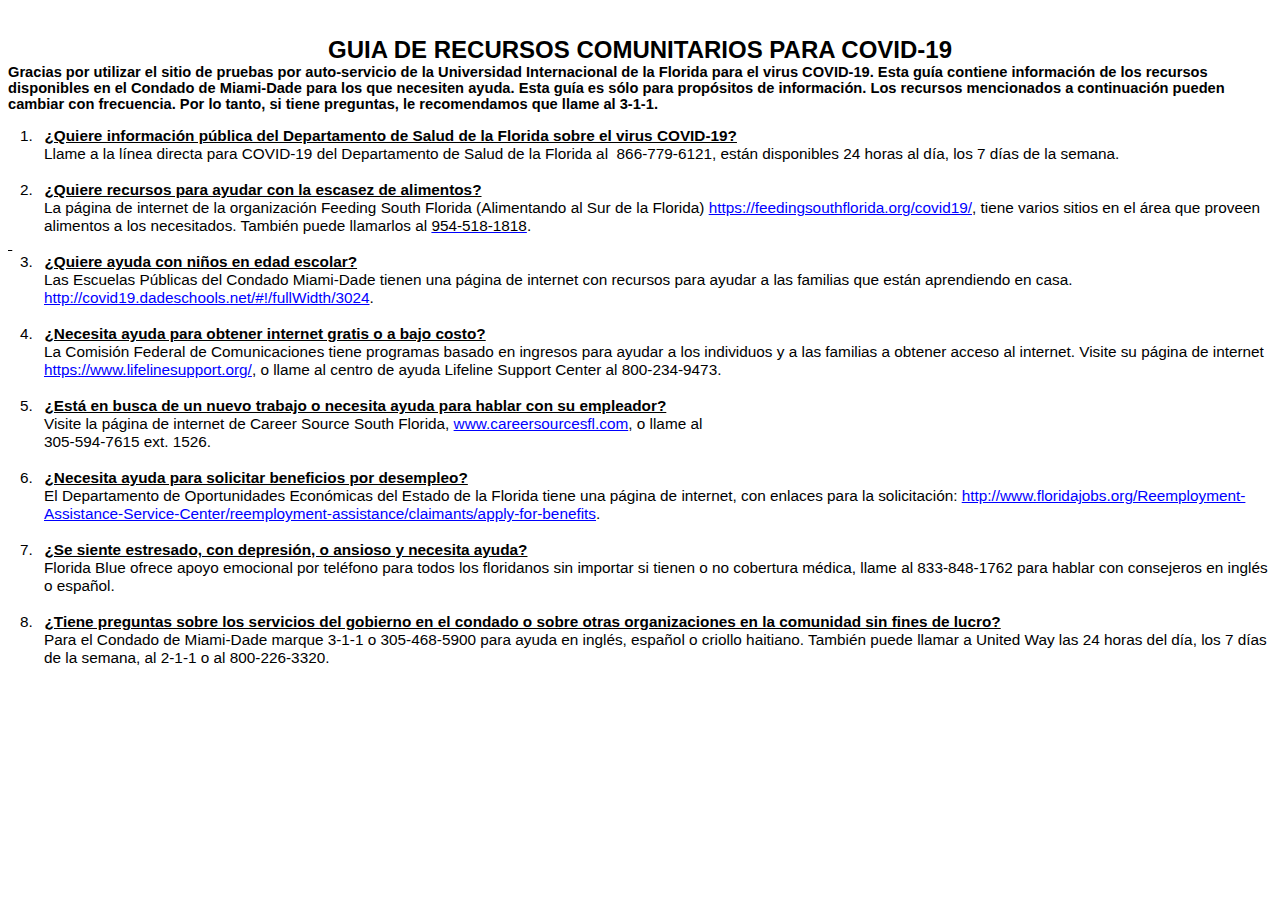
<file: FIU-testing-site-COVID-19-SDOH-resource-one-pager-Spanish-approved-FINAL-04-06-2020.htm>
<html xmlns:v="urn:schemas-microsoft-com:vml"
xmlns:o="urn:schemas-microsoft-com:office:office"
xmlns:w="urn:schemas-microsoft-com:office:word"
xmlns:dt="uuid:C2F41010-65B3-11d1-A29F-00AA00C14882"
xmlns:m="http://schemas.microsoft.com/office/2004/12/omml"
xmlns="http://www.w3.org/TR/REC-html40">

<head>
<meta http-equiv=Content-Type content="text/html; charset=windows-1252">
<meta name=ProgId content=Word.Document>
<meta name=Generator content="Microsoft Word 15">
<meta name=Originator content="Microsoft Word 15">
<link rel=File-List
href="FIU-testing-site-COVID-19-SDOH-resource-one-pager-Spanish-approved-FINAL-04-06-2020_files/filelist.xml">
<link rel=Edit-Time-Data
href="FIU-testing-site-COVID-19-SDOH-resource-one-pager-Spanish-approved-FINAL-04-06-2020_files/editdata.mso">
<!--[if !mso]>
<style>
v\:* {behavior:url(#default#VML);}
o\:* {behavior:url(#default#VML);}
w\:* {behavior:url(#default#VML);}
.shape {behavior:url(#default#VML);}
</style>
<![endif]--><!--[if gte mso 9]><xml>
 <o:DocumentProperties>
  <o:Author>Jessica Oliveira</o:Author>
  <o:Template>Normal</o:Template>
  <o:LastAuthor>Sie-ce K</o:LastAuthor>
  <o:Revision>2</o:Revision>
  <o:TotalTime>7</o:TotalTime>
  <o:LastPrinted>2020-03-18T23:57:00Z</o:LastPrinted>
  <o:Created>2020-05-20T21:43:00Z</o:Created>
  <o:LastSaved>2020-05-20T21:43:00Z</o:LastSaved>
  <o:Pages>1</o:Pages>
  <o:Words>471</o:Words>
  <o:Characters>2686</o:Characters>
  <o:Lines>22</o:Lines>
  <o:Paragraphs>6</o:Paragraphs>
  <o:CharactersWithSpaces>3151</o:CharactersWithSpaces>
  <o:Version>16.00</o:Version>
 </o:DocumentProperties>
 <o:CustomDocumentProperties>
  <o:ContentTypeId dt:dt="string">0x0101003ABCB31F0946C04B895E1B14316ACFFC</o:ContentTypeId>
  <o:IsMyDocuments dt:dt="boolean">1</o:IsMyDocuments>
 </o:CustomDocumentProperties>
 <o:OfficeDocumentSettings>
  <o:AllowPNG/>
 </o:OfficeDocumentSettings>
</xml><![endif]-->
<link rel=dataStoreItem
href="FIU-testing-site-COVID-19-SDOH-resource-one-pager-Spanish-approved-FINAL-04-06-2020_files/item0001.xml"
target="FIU-testing-site-COVID-19-SDOH-resource-one-pager-Spanish-approved-FINAL-04-06-2020_files/props002.xml">
<link rel=dataStoreItem
href="FIU-testing-site-COVID-19-SDOH-resource-one-pager-Spanish-approved-FINAL-04-06-2020_files/item0003.xml"
target="FIU-testing-site-COVID-19-SDOH-resource-one-pager-Spanish-approved-FINAL-04-06-2020_files/props004.xml">
<link rel=dataStoreItem
href="FIU-testing-site-COVID-19-SDOH-resource-one-pager-Spanish-approved-FINAL-04-06-2020_files/item0005.xml"
target="FIU-testing-site-COVID-19-SDOH-resource-one-pager-Spanish-approved-FINAL-04-06-2020_files/props006.xml">
<link rel=themeData
href="FIU-testing-site-COVID-19-SDOH-resource-one-pager-Spanish-approved-FINAL-04-06-2020_files/themedata.thmx">
<link rel=colorSchemeMapping
href="FIU-testing-site-COVID-19-SDOH-resource-one-pager-Spanish-approved-FINAL-04-06-2020_files/colorschememapping.xml">
<!--[if gte mso 9]><xml>
 <w:WordDocument>
  <w:SpellingState>Clean</w:SpellingState>
  <w:GrammarState>Clean</w:GrammarState>
  <w:TrackMoves>false</w:TrackMoves>
  <w:TrackFormatting/>
  <w:PunctuationKerning/>
  <w:ValidateAgainstSchemas/>
  <w:SaveIfXMLInvalid>false</w:SaveIfXMLInvalid>
  <w:IgnoreMixedContent>false</w:IgnoreMixedContent>
  <w:AlwaysShowPlaceholderText>false</w:AlwaysShowPlaceholderText>
  <w:DoNotPromoteQF/>
  <w:LidThemeOther>EN-US</w:LidThemeOther>
  <w:LidThemeAsian>X-NONE</w:LidThemeAsian>
  <w:LidThemeComplexScript>AR-SA</w:LidThemeComplexScript>
  <w:Compatibility>
   <w:BreakWrappedTables/>
   <w:SnapToGridInCell/>
   <w:WrapTextWithPunct/>
   <w:UseAsianBreakRules/>
   <w:UseWord2010TableStyleRules/>
   <w:DontGrowAutofit/>
   <w:SplitPgBreakAndParaMark/>
   <w:EnableOpenTypeKerning/>
   <w:DontFlipMirrorIndents/>
   <w:OverrideTableStyleHps/>
  </w:Compatibility>
  <w:DoNotOptimizeForBrowser/>
  <m:mathPr>
   <m:mathFont m:val="Cambria Math"/>
   <m:brkBin m:val="before"/>
   <m:brkBinSub m:val="&#45;-"/>
   <m:smallFrac m:val="off"/>
   <m:dispDef/>
   <m:lMargin m:val="0"/>
   <m:rMargin m:val="0"/>
   <m:defJc m:val="centerGroup"/>
   <m:wrapIndent m:val="1440"/>
   <m:intLim m:val="subSup"/>
   <m:naryLim m:val="undOvr"/>
  </m:mathPr></w:WordDocument>
</xml><![endif]--><!--[if gte mso 9]><xml>
 <w:LatentStyles DefLockedState="false" DefUnhideWhenUsed="false"
  DefSemiHidden="false" DefQFormat="false" DefPriority="99"
  LatentStyleCount="377">
  <w:LsdException Locked="false" Priority="0" QFormat="true" Name="Normal"/>
  <w:LsdException Locked="false" Priority="9" QFormat="true" Name="heading 1"/>
  <w:LsdException Locked="false" Priority="9" SemiHidden="true"
   UnhideWhenUsed="true" QFormat="true" Name="heading 2"/>
  <w:LsdException Locked="false" Priority="9" SemiHidden="true"
   UnhideWhenUsed="true" QFormat="true" Name="heading 3"/>
  <w:LsdException Locked="false" Priority="9" SemiHidden="true"
   UnhideWhenUsed="true" QFormat="true" Name="heading 4"/>
  <w:LsdException Locked="false" Priority="9" SemiHidden="true"
   UnhideWhenUsed="true" QFormat="true" Name="heading 5"/>
  <w:LsdException Locked="false" Priority="9" SemiHidden="true"
   UnhideWhenUsed="true" QFormat="true" Name="heading 6"/>
  <w:LsdException Locked="false" Priority="9" SemiHidden="true"
   UnhideWhenUsed="true" QFormat="true" Name="heading 7"/>
  <w:LsdException Locked="false" Priority="9" SemiHidden="true"
   UnhideWhenUsed="true" QFormat="true" Name="heading 8"/>
  <w:LsdException Locked="false" Priority="9" SemiHidden="true"
   UnhideWhenUsed="true" QFormat="true" Name="heading 9"/>
  <w:LsdException Locked="false" SemiHidden="true" UnhideWhenUsed="true"
   Name="index 1"/>
  <w:LsdException Locked="false" SemiHidden="true" UnhideWhenUsed="true"
   Name="index 2"/>
  <w:LsdException Locked="false" SemiHidden="true" UnhideWhenUsed="true"
   Name="index 3"/>
  <w:LsdException Locked="false" SemiHidden="true" UnhideWhenUsed="true"
   Name="index 4"/>
  <w:LsdException Locked="false" SemiHidden="true" UnhideWhenUsed="true"
   Name="index 5"/>
  <w:LsdException Locked="false" SemiHidden="true" UnhideWhenUsed="true"
   Name="index 6"/>
  <w:LsdException Locked="false" SemiHidden="true" UnhideWhenUsed="true"
   Name="index 7"/>
  <w:LsdException Locked="false" SemiHidden="true" UnhideWhenUsed="true"
   Name="index 8"/>
  <w:LsdException Locked="false" SemiHidden="true" UnhideWhenUsed="true"
   Name="index 9"/>
  <w:LsdException Locked="false" Priority="39" SemiHidden="true"
   UnhideWhenUsed="true" Name="toc 1"/>
  <w:LsdException Locked="false" Priority="39" SemiHidden="true"
   UnhideWhenUsed="true" Name="toc 2"/>
  <w:LsdException Locked="false" Priority="39" SemiHidden="true"
   UnhideWhenUsed="true" Name="toc 3"/>
  <w:LsdException Locked="false" Priority="39" SemiHidden="true"
   UnhideWhenUsed="true" Name="toc 4"/>
  <w:LsdException Locked="false" Priority="39" SemiHidden="true"
   UnhideWhenUsed="true" Name="toc 5"/>
  <w:LsdException Locked="false" Priority="39" SemiHidden="true"
   UnhideWhenUsed="true" Name="toc 6"/>
  <w:LsdException Locked="false" Priority="39" SemiHidden="true"
   UnhideWhenUsed="true" Name="toc 7"/>
  <w:LsdException Locked="false" Priority="39" SemiHidden="true"
   UnhideWhenUsed="true" Name="toc 8"/>
  <w:LsdException Locked="false" Priority="39" SemiHidden="true"
   UnhideWhenUsed="true" Name="toc 9"/>
  <w:LsdException Locked="false" SemiHidden="true" UnhideWhenUsed="true"
   Name="Normal Indent"/>
  <w:LsdException Locked="false" SemiHidden="true" UnhideWhenUsed="true"
   Name="footnote text"/>
  <w:LsdException Locked="false" SemiHidden="true" UnhideWhenUsed="true"
   Name="annotation text"/>
  <w:LsdException Locked="false" SemiHidden="true" UnhideWhenUsed="true"
   Name="header"/>
  <w:LsdException Locked="false" SemiHidden="true" UnhideWhenUsed="true"
   Name="footer"/>
  <w:LsdException Locked="false" SemiHidden="true" UnhideWhenUsed="true"
   Name="index heading"/>
  <w:LsdException Locked="false" Priority="35" SemiHidden="true"
   UnhideWhenUsed="true" QFormat="true" Name="caption"/>
  <w:LsdException Locked="false" SemiHidden="true" UnhideWhenUsed="true"
   Name="table of figures"/>
  <w:LsdException Locked="false" SemiHidden="true" UnhideWhenUsed="true"
   Name="envelope address"/>
  <w:LsdException Locked="false" SemiHidden="true" UnhideWhenUsed="true"
   Name="envelope return"/>
  <w:LsdException Locked="false" SemiHidden="true" UnhideWhenUsed="true"
   Name="footnote reference"/>
  <w:LsdException Locked="false" SemiHidden="true" UnhideWhenUsed="true"
   Name="annotation reference"/>
  <w:LsdException Locked="false" SemiHidden="true" UnhideWhenUsed="true"
   Name="line number"/>
  <w:LsdException Locked="false" SemiHidden="true" UnhideWhenUsed="true"
   Name="page number"/>
  <w:LsdException Locked="false" SemiHidden="true" UnhideWhenUsed="true"
   Name="endnote reference"/>
  <w:LsdException Locked="false" SemiHidden="true" UnhideWhenUsed="true"
   Name="endnote text"/>
  <w:LsdException Locked="false" SemiHidden="true" UnhideWhenUsed="true"
   Name="table of authorities"/>
  <w:LsdException Locked="false" SemiHidden="true" UnhideWhenUsed="true"
   Name="macro"/>
  <w:LsdException Locked="false" SemiHidden="true" UnhideWhenUsed="true"
   Name="toa heading"/>
  <w:LsdException Locked="false" SemiHidden="true" UnhideWhenUsed="true"
   Name="List"/>
  <w:LsdException Locked="false" SemiHidden="true" UnhideWhenUsed="true"
   Name="List Bullet"/>
  <w:LsdException Locked="false" SemiHidden="true" UnhideWhenUsed="true"
   Name="List Number"/>
  <w:LsdException Locked="false" SemiHidden="true" UnhideWhenUsed="true"
   Name="List 2"/>
  <w:LsdException Locked="false" SemiHidden="true" UnhideWhenUsed="true"
   Name="List 3"/>
  <w:LsdException Locked="false" SemiHidden="true" UnhideWhenUsed="true"
   Name="List 4"/>
  <w:LsdException Locked="false" SemiHidden="true" UnhideWhenUsed="true"
   Name="List 5"/>
  <w:LsdException Locked="false" SemiHidden="true" UnhideWhenUsed="true"
   Name="List Bullet 2"/>
  <w:LsdException Locked="false" SemiHidden="true" UnhideWhenUsed="true"
   Name="List Bullet 3"/>
  <w:LsdException Locked="false" SemiHidden="true" UnhideWhenUsed="true"
   Name="List Bullet 4"/>
  <w:LsdException Locked="false" SemiHidden="true" UnhideWhenUsed="true"
   Name="List Bullet 5"/>
  <w:LsdException Locked="false" SemiHidden="true" UnhideWhenUsed="true"
   Name="List Number 2"/>
  <w:LsdException Locked="false" SemiHidden="true" UnhideWhenUsed="true"
   Name="List Number 3"/>
  <w:LsdException Locked="false" SemiHidden="true" UnhideWhenUsed="true"
   Name="List Number 4"/>
  <w:LsdException Locked="false" SemiHidden="true" UnhideWhenUsed="true"
   Name="List Number 5"/>
  <w:LsdException Locked="false" Priority="10" QFormat="true" Name="Title"/>
  <w:LsdException Locked="false" SemiHidden="true" UnhideWhenUsed="true"
   Name="Closing"/>
  <w:LsdException Locked="false" SemiHidden="true" UnhideWhenUsed="true"
   Name="Signature"/>
  <w:LsdException Locked="false" Priority="1" SemiHidden="true"
   UnhideWhenUsed="true" Name="Default Paragraph Font"/>
  <w:LsdException Locked="false" SemiHidden="true" UnhideWhenUsed="true"
   Name="Body Text"/>
  <w:LsdException Locked="false" SemiHidden="true" UnhideWhenUsed="true"
   Name="Body Text Indent"/>
  <w:LsdException Locked="false" SemiHidden="true" UnhideWhenUsed="true"
   Name="List Continue"/>
  <w:LsdException Locked="false" SemiHidden="true" UnhideWhenUsed="true"
   Name="List Continue 2"/>
  <w:LsdException Locked="false" SemiHidden="true" UnhideWhenUsed="true"
   Name="List Continue 3"/>
  <w:LsdException Locked="false" SemiHidden="true" UnhideWhenUsed="true"
   Name="List Continue 4"/>
  <w:LsdException Locked="false" SemiHidden="true" UnhideWhenUsed="true"
   Name="List Continue 5"/>
  <w:LsdException Locked="false" SemiHidden="true" UnhideWhenUsed="true"
   Name="Message Header"/>
  <w:LsdException Locked="false" Priority="11" QFormat="true" Name="Subtitle"/>
  <w:LsdException Locked="false" SemiHidden="true" UnhideWhenUsed="true"
   Name="Salutation"/>
  <w:LsdException Locked="false" SemiHidden="true" UnhideWhenUsed="true"
   Name="Date"/>
  <w:LsdException Locked="false" SemiHidden="true" UnhideWhenUsed="true"
   Name="Body Text First Indent"/>
  <w:LsdException Locked="false" SemiHidden="true" UnhideWhenUsed="true"
   Name="Body Text First Indent 2"/>
  <w:LsdException Locked="false" SemiHidden="true" UnhideWhenUsed="true"
   Name="Note Heading"/>
  <w:LsdException Locked="false" SemiHidden="true" UnhideWhenUsed="true"
   Name="Body Text 2"/>
  <w:LsdException Locked="false" SemiHidden="true" UnhideWhenUsed="true"
   Name="Body Text 3"/>
  <w:LsdException Locked="false" SemiHidden="true" UnhideWhenUsed="true"
   Name="Body Text Indent 2"/>
  <w:LsdException Locked="false" SemiHidden="true" UnhideWhenUsed="true"
   Name="Body Text Indent 3"/>
  <w:LsdException Locked="false" SemiHidden="true" UnhideWhenUsed="true"
   Name="Block Text"/>
  <w:LsdException Locked="false" SemiHidden="true" UnhideWhenUsed="true"
   Name="Hyperlink"/>
  <w:LsdException Locked="false" SemiHidden="true" UnhideWhenUsed="true"
   Name="FollowedHyperlink"/>
  <w:LsdException Locked="false" Priority="22" QFormat="true" Name="Strong"/>
  <w:LsdException Locked="false" Priority="20" QFormat="true" Name="Emphasis"/>
  <w:LsdException Locked="false" SemiHidden="true" UnhideWhenUsed="true"
   Name="Document Map"/>
  <w:LsdException Locked="false" SemiHidden="true" UnhideWhenUsed="true"
   Name="Plain Text"/>
  <w:LsdException Locked="false" SemiHidden="true" UnhideWhenUsed="true"
   Name="E-mail Signature"/>
  <w:LsdException Locked="false" SemiHidden="true" UnhideWhenUsed="true"
   Name="HTML Top of Form"/>
  <w:LsdException Locked="false" SemiHidden="true" UnhideWhenUsed="true"
   Name="HTML Bottom of Form"/>
  <w:LsdException Locked="false" SemiHidden="true" UnhideWhenUsed="true"
   Name="Normal (Web)"/>
  <w:LsdException Locked="false" SemiHidden="true" UnhideWhenUsed="true"
   Name="HTML Acronym"/>
  <w:LsdException Locked="false" SemiHidden="true" UnhideWhenUsed="true"
   Name="HTML Address"/>
  <w:LsdException Locked="false" SemiHidden="true" UnhideWhenUsed="true"
   Name="HTML Cite"/>
  <w:LsdException Locked="false" SemiHidden="true" UnhideWhenUsed="true"
   Name="HTML Code"/>
  <w:LsdException Locked="false" SemiHidden="true" UnhideWhenUsed="true"
   Name="HTML Definition"/>
  <w:LsdException Locked="false" SemiHidden="true" UnhideWhenUsed="true"
   Name="HTML Keyboard"/>
  <w:LsdException Locked="false" SemiHidden="true" UnhideWhenUsed="true"
   Name="HTML Preformatted"/>
  <w:LsdException Locked="false" SemiHidden="true" UnhideWhenUsed="true"
   Name="HTML Sample"/>
  <w:LsdException Locked="false" SemiHidden="true" UnhideWhenUsed="true"
   Name="HTML Typewriter"/>
  <w:LsdException Locked="false" SemiHidden="true" UnhideWhenUsed="true"
   Name="HTML Variable"/>
  <w:LsdException Locked="false" SemiHidden="true" UnhideWhenUsed="true"
   Name="Normal Table"/>
  <w:LsdException Locked="false" SemiHidden="true" UnhideWhenUsed="true"
   Name="annotation subject"/>
  <w:LsdException Locked="false" SemiHidden="true" UnhideWhenUsed="true"
   Name="No List"/>
  <w:LsdException Locked="false" SemiHidden="true" UnhideWhenUsed="true"
   Name="Outline List 1"/>
  <w:LsdException Locked="false" SemiHidden="true" UnhideWhenUsed="true"
   Name="Outline List 2"/>
  <w:LsdException Locked="false" SemiHidden="true" UnhideWhenUsed="true"
   Name="Outline List 3"/>
  <w:LsdException Locked="false" SemiHidden="true" UnhideWhenUsed="true"
   Name="Table Simple 1"/>
  <w:LsdException Locked="false" SemiHidden="true" UnhideWhenUsed="true"
   Name="Table Simple 2"/>
  <w:LsdException Locked="false" SemiHidden="true" UnhideWhenUsed="true"
   Name="Table Simple 3"/>
  <w:LsdException Locked="false" SemiHidden="true" UnhideWhenUsed="true"
   Name="Table Classic 1"/>
  <w:LsdException Locked="false" SemiHidden="true" UnhideWhenUsed="true"
   Name="Table Classic 2"/>
  <w:LsdException Locked="false" SemiHidden="true" UnhideWhenUsed="true"
   Name="Table Classic 3"/>
  <w:LsdException Locked="false" SemiHidden="true" UnhideWhenUsed="true"
   Name="Table Classic 4"/>
  <w:LsdException Locked="false" SemiHidden="true" UnhideWhenUsed="true"
   Name="Table Colorful 1"/>
  <w:LsdException Locked="false" SemiHidden="true" UnhideWhenUsed="true"
   Name="Table Colorful 2"/>
  <w:LsdException Locked="false" SemiHidden="true" UnhideWhenUsed="true"
   Name="Table Colorful 3"/>
  <w:LsdException Locked="false" SemiHidden="true" UnhideWhenUsed="true"
   Name="Table Columns 1"/>
  <w:LsdException Locked="false" SemiHidden="true" UnhideWhenUsed="true"
   Name="Table Columns 2"/>
  <w:LsdException Locked="false" SemiHidden="true" UnhideWhenUsed="true"
   Name="Table Columns 3"/>
  <w:LsdException Locked="false" SemiHidden="true" UnhideWhenUsed="true"
   Name="Table Columns 4"/>
  <w:LsdException Locked="false" SemiHidden="true" UnhideWhenUsed="true"
   Name="Table Columns 5"/>
  <w:LsdException Locked="false" SemiHidden="true" UnhideWhenUsed="true"
   Name="Table Grid 1"/>
  <w:LsdException Locked="false" SemiHidden="true" UnhideWhenUsed="true"
   Name="Table Grid 2"/>
  <w:LsdException Locked="false" SemiHidden="true" UnhideWhenUsed="true"
   Name="Table Grid 3"/>
  <w:LsdException Locked="false" SemiHidden="true" UnhideWhenUsed="true"
   Name="Table Grid 4"/>
  <w:LsdException Locked="false" SemiHidden="true" UnhideWhenUsed="true"
   Name="Table Grid 5"/>
  <w:LsdException Locked="false" SemiHidden="true" UnhideWhenUsed="true"
   Name="Table Grid 6"/>
  <w:LsdException Locked="false" SemiHidden="true" UnhideWhenUsed="true"
   Name="Table Grid 7"/>
  <w:LsdException Locked="false" SemiHidden="true" UnhideWhenUsed="true"
   Name="Table Grid 8"/>
  <w:LsdException Locked="false" SemiHidden="true" UnhideWhenUsed="true"
   Name="Table List 1"/>
  <w:LsdException Locked="false" SemiHidden="true" UnhideWhenUsed="true"
   Name="Table List 2"/>
  <w:LsdException Locked="false" SemiHidden="true" UnhideWhenUsed="true"
   Name="Table List 3"/>
  <w:LsdException Locked="false" SemiHidden="true" UnhideWhenUsed="true"
   Name="Table List 4"/>
  <w:LsdException Locked="false" SemiHidden="true" UnhideWhenUsed="true"
   Name="Table List 5"/>
  <w:LsdException Locked="false" SemiHidden="true" UnhideWhenUsed="true"
   Name="Table List 6"/>
  <w:LsdException Locked="false" SemiHidden="true" UnhideWhenUsed="true"
   Name="Table List 7"/>
  <w:LsdException Locked="false" SemiHidden="true" UnhideWhenUsed="true"
   Name="Table List 8"/>
  <w:LsdException Locked="false" SemiHidden="true" UnhideWhenUsed="true"
   Name="Table 3D effects 1"/>
  <w:LsdException Locked="false" SemiHidden="true" UnhideWhenUsed="true"
   Name="Table 3D effects 2"/>
  <w:LsdException Locked="false" SemiHidden="true" UnhideWhenUsed="true"
   Name="Table 3D effects 3"/>
  <w:LsdException Locked="false" SemiHidden="true" UnhideWhenUsed="true"
   Name="Table Contemporary"/>
  <w:LsdException Locked="false" SemiHidden="true" UnhideWhenUsed="true"
   Name="Table Elegant"/>
  <w:LsdException Locked="false" SemiHidden="true" UnhideWhenUsed="true"
   Name="Table Subtle 1"/>
  <w:LsdException Locked="false" SemiHidden="true" UnhideWhenUsed="true"
   Name="Table Subtle 2"/>
  <w:LsdException Locked="false" SemiHidden="true" UnhideWhenUsed="true"
   Name="Table Web 3"/>
  <w:LsdException Locked="false" SemiHidden="true" UnhideWhenUsed="true"
   Name="Balloon Text"/>
  <w:LsdException Locked="false" Priority="39" Name="Table Grid"/>
  <w:LsdException Locked="false" SemiHidden="true" UnhideWhenUsed="true"
   Name="Table Theme"/>
  <w:LsdException Locked="false" SemiHidden="true" Name="Placeholder Text"/>
  <w:LsdException Locked="false" Priority="1" QFormat="true" Name="No Spacing"/>
  <w:LsdException Locked="false" Priority="60" Name="Light Shading"/>
  <w:LsdException Locked="false" Priority="61" Name="Light List"/>
  <w:LsdException Locked="false" Priority="62" Name="Light Grid"/>
  <w:LsdException Locked="false" Priority="63" Name="Medium Shading 1"/>
  <w:LsdException Locked="false" Priority="64" Name="Medium Shading 2"/>
  <w:LsdException Locked="false" Priority="65" Name="Medium List 1"/>
  <w:LsdException Locked="false" Priority="66" Name="Medium List 2"/>
  <w:LsdException Locked="false" Priority="67" Name="Medium Grid 1"/>
  <w:LsdException Locked="false" Priority="68" Name="Medium Grid 2"/>
  <w:LsdException Locked="false" Priority="69" Name="Medium Grid 3"/>
  <w:LsdException Locked="false" Priority="70" Name="Dark List"/>
  <w:LsdException Locked="false" Priority="71" Name="Colorful Shading"/>
  <w:LsdException Locked="false" Priority="72" Name="Colorful List"/>
  <w:LsdException Locked="false" Priority="73" Name="Colorful Grid"/>
  <w:LsdException Locked="false" Priority="60" Name="Light Shading Accent 1"/>
  <w:LsdException Locked="false" Priority="61" Name="Light List Accent 1"/>
  <w:LsdException Locked="false" Priority="62" Name="Light Grid Accent 1"/>
  <w:LsdException Locked="false" Priority="63" Name="Medium Shading 1 Accent 1"/>
  <w:LsdException Locked="false" Priority="64" Name="Medium Shading 2 Accent 1"/>
  <w:LsdException Locked="false" Priority="65" Name="Medium List 1 Accent 1"/>
  <w:LsdException Locked="false" SemiHidden="true" Name="Revision"/>
  <w:LsdException Locked="false" Priority="34" QFormat="true"
   Name="List Paragraph"/>
  <w:LsdException Locked="false" Priority="29" QFormat="true" Name="Quote"/>
  <w:LsdException Locked="false" Priority="30" QFormat="true"
   Name="Intense Quote"/>
  <w:LsdException Locked="false" Priority="66" Name="Medium List 2 Accent 1"/>
  <w:LsdException Locked="false" Priority="67" Name="Medium Grid 1 Accent 1"/>
  <w:LsdException Locked="false" Priority="68" Name="Medium Grid 2 Accent 1"/>
  <w:LsdException Locked="false" Priority="69" Name="Medium Grid 3 Accent 1"/>
  <w:LsdException Locked="false" Priority="70" Name="Dark List Accent 1"/>
  <w:LsdException Locked="false" Priority="71" Name="Colorful Shading Accent 1"/>
  <w:LsdException Locked="false" Priority="72" Name="Colorful List Accent 1"/>
  <w:LsdException Locked="false" Priority="73" Name="Colorful Grid Accent 1"/>
  <w:LsdException Locked="false" Priority="60" Name="Light Shading Accent 2"/>
  <w:LsdException Locked="false" Priority="61" Name="Light List Accent 2"/>
  <w:LsdException Locked="false" Priority="62" Name="Light Grid Accent 2"/>
  <w:LsdException Locked="false" Priority="63" Name="Medium Shading 1 Accent 2"/>
  <w:LsdException Locked="false" Priority="64" Name="Medium Shading 2 Accent 2"/>
  <w:LsdException Locked="false" Priority="65" Name="Medium List 1 Accent 2"/>
  <w:LsdException Locked="false" Priority="66" Name="Medium List 2 Accent 2"/>
  <w:LsdException Locked="false" Priority="67" Name="Medium Grid 1 Accent 2"/>
  <w:LsdException Locked="false" Priority="68" Name="Medium Grid 2 Accent 2"/>
  <w:LsdException Locked="false" Priority="69" Name="Medium Grid 3 Accent 2"/>
  <w:LsdException Locked="false" Priority="70" Name="Dark List Accent 2"/>
  <w:LsdException Locked="false" Priority="71" Name="Colorful Shading Accent 2"/>
  <w:LsdException Locked="false" Priority="72" Name="Colorful List Accent 2"/>
  <w:LsdException Locked="false" Priority="73" Name="Colorful Grid Accent 2"/>
  <w:LsdException Locked="false" Priority="60" Name="Light Shading Accent 3"/>
  <w:LsdException Locked="false" Priority="61" Name="Light List Accent 3"/>
  <w:LsdException Locked="false" Priority="62" Name="Light Grid Accent 3"/>
  <w:LsdException Locked="false" Priority="63" Name="Medium Shading 1 Accent 3"/>
  <w:LsdException Locked="false" Priority="64" Name="Medium Shading 2 Accent 3"/>
  <w:LsdException Locked="false" Priority="65" Name="Medium List 1 Accent 3"/>
  <w:LsdException Locked="false" Priority="66" Name="Medium List 2 Accent 3"/>
  <w:LsdException Locked="false" Priority="67" Name="Medium Grid 1 Accent 3"/>
  <w:LsdException Locked="false" Priority="68" Name="Medium Grid 2 Accent 3"/>
  <w:LsdException Locked="false" Priority="69" Name="Medium Grid 3 Accent 3"/>
  <w:LsdException Locked="false" Priority="70" Name="Dark List Accent 3"/>
  <w:LsdException Locked="false" Priority="71" Name="Colorful Shading Accent 3"/>
  <w:LsdException Locked="false" Priority="72" Name="Colorful List Accent 3"/>
  <w:LsdException Locked="false" Priority="73" Name="Colorful Grid Accent 3"/>
  <w:LsdException Locked="false" Priority="60" Name="Light Shading Accent 4"/>
  <w:LsdException Locked="false" Priority="61" Name="Light List Accent 4"/>
  <w:LsdException Locked="false" Priority="62" Name="Light Grid Accent 4"/>
  <w:LsdException Locked="false" Priority="63" Name="Medium Shading 1 Accent 4"/>
  <w:LsdException Locked="false" Priority="64" Name="Medium Shading 2 Accent 4"/>
  <w:LsdException Locked="false" Priority="65" Name="Medium List 1 Accent 4"/>
  <w:LsdException Locked="false" Priority="66" Name="Medium List 2 Accent 4"/>
  <w:LsdException Locked="false" Priority="67" Name="Medium Grid 1 Accent 4"/>
  <w:LsdException Locked="false" Priority="68" Name="Medium Grid 2 Accent 4"/>
  <w:LsdException Locked="false" Priority="69" Name="Medium Grid 3 Accent 4"/>
  <w:LsdException Locked="false" Priority="70" Name="Dark List Accent 4"/>
  <w:LsdException Locked="false" Priority="71" Name="Colorful Shading Accent 4"/>
  <w:LsdException Locked="false" Priority="72" Name="Colorful List Accent 4"/>
  <w:LsdException Locked="false" Priority="73" Name="Colorful Grid Accent 4"/>
  <w:LsdException Locked="false" Priority="60" Name="Light Shading Accent 5"/>
  <w:LsdException Locked="false" Priority="61" Name="Light List Accent 5"/>
  <w:LsdException Locked="false" Priority="62" Name="Light Grid Accent 5"/>
  <w:LsdException Locked="false" Priority="63" Name="Medium Shading 1 Accent 5"/>
  <w:LsdException Locked="false" Priority="64" Name="Medium Shading 2 Accent 5"/>
  <w:LsdException Locked="false" Priority="65" Name="Medium List 1 Accent 5"/>
  <w:LsdException Locked="false" Priority="66" Name="Medium List 2 Accent 5"/>
  <w:LsdException Locked="false" Priority="67" Name="Medium Grid 1 Accent 5"/>
  <w:LsdException Locked="false" Priority="68" Name="Medium Grid 2 Accent 5"/>
  <w:LsdException Locked="false" Priority="69" Name="Medium Grid 3 Accent 5"/>
  <w:LsdException Locked="false" Priority="70" Name="Dark List Accent 5"/>
  <w:LsdException Locked="false" Priority="71" Name="Colorful Shading Accent 5"/>
  <w:LsdException Locked="false" Priority="72" Name="Colorful List Accent 5"/>
  <w:LsdException Locked="false" Priority="73" Name="Colorful Grid Accent 5"/>
  <w:LsdException Locked="false" Priority="60" Name="Light Shading Accent 6"/>
  <w:LsdException Locked="false" Priority="61" Name="Light List Accent 6"/>
  <w:LsdException Locked="false" Priority="62" Name="Light Grid Accent 6"/>
  <w:LsdException Locked="false" Priority="63" Name="Medium Shading 1 Accent 6"/>
  <w:LsdException Locked="false" Priority="64" Name="Medium Shading 2 Accent 6"/>
  <w:LsdException Locked="false" Priority="65" Name="Medium List 1 Accent 6"/>
  <w:LsdException Locked="false" Priority="66" Name="Medium List 2 Accent 6"/>
  <w:LsdException Locked="false" Priority="67" Name="Medium Grid 1 Accent 6"/>
  <w:LsdException Locked="false" Priority="68" Name="Medium Grid 2 Accent 6"/>
  <w:LsdException Locked="false" Priority="69" Name="Medium Grid 3 Accent 6"/>
  <w:LsdException Locked="false" Priority="70" Name="Dark List Accent 6"/>
  <w:LsdException Locked="false" Priority="71" Name="Colorful Shading Accent 6"/>
  <w:LsdException Locked="false" Priority="72" Name="Colorful List Accent 6"/>
  <w:LsdException Locked="false" Priority="73" Name="Colorful Grid Accent 6"/>
  <w:LsdException Locked="false" Priority="19" QFormat="true"
   Name="Subtle Emphasis"/>
  <w:LsdException Locked="false" Priority="21" QFormat="true"
   Name="Intense Emphasis"/>
  <w:LsdException Locked="false" Priority="31" QFormat="true"
   Name="Subtle Reference"/>
  <w:LsdException Locked="false" Priority="32" QFormat="true"
   Name="Intense Reference"/>
  <w:LsdException Locked="false" Priority="33" QFormat="true" Name="Book Title"/>
  <w:LsdException Locked="false" Priority="37" SemiHidden="true"
   UnhideWhenUsed="true" Name="Bibliography"/>
  <w:LsdException Locked="false" Priority="39" SemiHidden="true"
   UnhideWhenUsed="true" QFormat="true" Name="TOC Heading"/>
  <w:LsdException Locked="false" Priority="41" Name="Plain Table 1"/>
  <w:LsdException Locked="false" Priority="42" Name="Plain Table 2"/>
  <w:LsdException Locked="false" Priority="43" Name="Plain Table 3"/>
  <w:LsdException Locked="false" Priority="44" Name="Plain Table 4"/>
  <w:LsdException Locked="false" Priority="45" Name="Plain Table 5"/>
  <w:LsdException Locked="false" Priority="40" Name="Grid Table Light"/>
  <w:LsdException Locked="false" Priority="46" Name="Grid Table 1 Light"/>
  <w:LsdException Locked="false" Priority="47" Name="Grid Table 2"/>
  <w:LsdException Locked="false" Priority="48" Name="Grid Table 3"/>
  <w:LsdException Locked="false" Priority="49" Name="Grid Table 4"/>
  <w:LsdException Locked="false" Priority="50" Name="Grid Table 5 Dark"/>
  <w:LsdException Locked="false" Priority="51" Name="Grid Table 6 Colorful"/>
  <w:LsdException Locked="false" Priority="52" Name="Grid Table 7 Colorful"/>
  <w:LsdException Locked="false" Priority="46"
   Name="Grid Table 1 Light Accent 1"/>
  <w:LsdException Locked="false" Priority="47" Name="Grid Table 2 Accent 1"/>
  <w:LsdException Locked="false" Priority="48" Name="Grid Table 3 Accent 1"/>
  <w:LsdException Locked="false" Priority="49" Name="Grid Table 4 Accent 1"/>
  <w:LsdException Locked="false" Priority="50" Name="Grid Table 5 Dark Accent 1"/>
  <w:LsdException Locked="false" Priority="51"
   Name="Grid Table 6 Colorful Accent 1"/>
  <w:LsdException Locked="false" Priority="52"
   Name="Grid Table 7 Colorful Accent 1"/>
  <w:LsdException Locked="false" Priority="46"
   Name="Grid Table 1 Light Accent 2"/>
  <w:LsdException Locked="false" Priority="47" Name="Grid Table 2 Accent 2"/>
  <w:LsdException Locked="false" Priority="48" Name="Grid Table 3 Accent 2"/>
  <w:LsdException Locked="false" Priority="49" Name="Grid Table 4 Accent 2"/>
  <w:LsdException Locked="false" Priority="50" Name="Grid Table 5 Dark Accent 2"/>
  <w:LsdException Locked="false" Priority="51"
   Name="Grid Table 6 Colorful Accent 2"/>
  <w:LsdException Locked="false" Priority="52"
   Name="Grid Table 7 Colorful Accent 2"/>
  <w:LsdException Locked="false" Priority="46"
   Name="Grid Table 1 Light Accent 3"/>
  <w:LsdException Locked="false" Priority="47" Name="Grid Table 2 Accent 3"/>
  <w:LsdException Locked="false" Priority="48" Name="Grid Table 3 Accent 3"/>
  <w:LsdException Locked="false" Priority="49" Name="Grid Table 4 Accent 3"/>
  <w:LsdException Locked="false" Priority="50" Name="Grid Table 5 Dark Accent 3"/>
  <w:LsdException Locked="false" Priority="51"
   Name="Grid Table 6 Colorful Accent 3"/>
  <w:LsdException Locked="false" Priority="52"
   Name="Grid Table 7 Colorful Accent 3"/>
  <w:LsdException Locked="false" Priority="46"
   Name="Grid Table 1 Light Accent 4"/>
  <w:LsdException Locked="false" Priority="47" Name="Grid Table 2 Accent 4"/>
  <w:LsdException Locked="false" Priority="48" Name="Grid Table 3 Accent 4"/>
  <w:LsdException Locked="false" Priority="49" Name="Grid Table 4 Accent 4"/>
  <w:LsdException Locked="false" Priority="50" Name="Grid Table 5 Dark Accent 4"/>
  <w:LsdException Locked="false" Priority="51"
   Name="Grid Table 6 Colorful Accent 4"/>
  <w:LsdException Locked="false" Priority="52"
   Name="Grid Table 7 Colorful Accent 4"/>
  <w:LsdException Locked="false" Priority="46"
   Name="Grid Table 1 Light Accent 5"/>
  <w:LsdException Locked="false" Priority="47" Name="Grid Table 2 Accent 5"/>
  <w:LsdException Locked="false" Priority="48" Name="Grid Table 3 Accent 5"/>
  <w:LsdException Locked="false" Priority="49" Name="Grid Table 4 Accent 5"/>
  <w:LsdException Locked="false" Priority="50" Name="Grid Table 5 Dark Accent 5"/>
  <w:LsdException Locked="false" Priority="51"
   Name="Grid Table 6 Colorful Accent 5"/>
  <w:LsdException Locked="false" Priority="52"
   Name="Grid Table 7 Colorful Accent 5"/>
  <w:LsdException Locked="false" Priority="46"
   Name="Grid Table 1 Light Accent 6"/>
  <w:LsdException Locked="false" Priority="47" Name="Grid Table 2 Accent 6"/>
  <w:LsdException Locked="false" Priority="48" Name="Grid Table 3 Accent 6"/>
  <w:LsdException Locked="false" Priority="49" Name="Grid Table 4 Accent 6"/>
  <w:LsdException Locked="false" Priority="50" Name="Grid Table 5 Dark Accent 6"/>
  <w:LsdException Locked="false" Priority="51"
   Name="Grid Table 6 Colorful Accent 6"/>
  <w:LsdException Locked="false" Priority="52"
   Name="Grid Table 7 Colorful Accent 6"/>
  <w:LsdException Locked="false" Priority="46" Name="List Table 1 Light"/>
  <w:LsdException Locked="false" Priority="47" Name="List Table 2"/>
  <w:LsdException Locked="false" Priority="48" Name="List Table 3"/>
  <w:LsdException Locked="false" Priority="49" Name="List Table 4"/>
  <w:LsdException Locked="false" Priority="50" Name="List Table 5 Dark"/>
  <w:LsdException Locked="false" Priority="51" Name="List Table 6 Colorful"/>
  <w:LsdException Locked="false" Priority="52" Name="List Table 7 Colorful"/>
  <w:LsdException Locked="false" Priority="46"
   Name="List Table 1 Light Accent 1"/>
  <w:LsdException Locked="false" Priority="47" Name="List Table 2 Accent 1"/>
  <w:LsdException Locked="false" Priority="48" Name="List Table 3 Accent 1"/>
  <w:LsdException Locked="false" Priority="49" Name="List Table 4 Accent 1"/>
  <w:LsdException Locked="false" Priority="50" Name="List Table 5 Dark Accent 1"/>
  <w:LsdException Locked="false" Priority="51"
   Name="List Table 6 Colorful Accent 1"/>
  <w:LsdException Locked="false" Priority="52"
   Name="List Table 7 Colorful Accent 1"/>
  <w:LsdException Locked="false" Priority="46"
   Name="List Table 1 Light Accent 2"/>
  <w:LsdException Locked="false" Priority="47" Name="List Table 2 Accent 2"/>
  <w:LsdException Locked="false" Priority="48" Name="List Table 3 Accent 2"/>
  <w:LsdException Locked="false" Priority="49" Name="List Table 4 Accent 2"/>
  <w:LsdException Locked="false" Priority="50" Name="List Table 5 Dark Accent 2"/>
  <w:LsdException Locked="false" Priority="51"
   Name="List Table 6 Colorful Accent 2"/>
  <w:LsdException Locked="false" Priority="52"
   Name="List Table 7 Colorful Accent 2"/>
  <w:LsdException Locked="false" Priority="46"
   Name="List Table 1 Light Accent 3"/>
  <w:LsdException Locked="false" Priority="47" Name="List Table 2 Accent 3"/>
  <w:LsdException Locked="false" Priority="48" Name="List Table 3 Accent 3"/>
  <w:LsdException Locked="false" Priority="49" Name="List Table 4 Accent 3"/>
  <w:LsdException Locked="false" Priority="50" Name="List Table 5 Dark Accent 3"/>
  <w:LsdException Locked="false" Priority="51"
   Name="List Table 6 Colorful Accent 3"/>
  <w:LsdException Locked="false" Priority="52"
   Name="List Table 7 Colorful Accent 3"/>
  <w:LsdException Locked="false" Priority="46"
   Name="List Table 1 Light Accent 4"/>
  <w:LsdException Locked="false" Priority="47" Name="List Table 2 Accent 4"/>
  <w:LsdException Locked="false" Priority="48" Name="List Table 3 Accent 4"/>
  <w:LsdException Locked="false" Priority="49" Name="List Table 4 Accent 4"/>
  <w:LsdException Locked="false" Priority="50" Name="List Table 5 Dark Accent 4"/>
  <w:LsdException Locked="false" Priority="51"
   Name="List Table 6 Colorful Accent 4"/>
  <w:LsdException Locked="false" Priority="52"
   Name="List Table 7 Colorful Accent 4"/>
  <w:LsdException Locked="false" Priority="46"
   Name="List Table 1 Light Accent 5"/>
  <w:LsdException Locked="false" Priority="47" Name="List Table 2 Accent 5"/>
  <w:LsdException Locked="false" Priority="48" Name="List Table 3 Accent 5"/>
  <w:LsdException Locked="false" Priority="49" Name="List Table 4 Accent 5"/>
  <w:LsdException Locked="false" Priority="50" Name="List Table 5 Dark Accent 5"/>
  <w:LsdException Locked="false" Priority="51"
   Name="List Table 6 Colorful Accent 5"/>
  <w:LsdException Locked="false" Priority="52"
   Name="List Table 7 Colorful Accent 5"/>
  <w:LsdException Locked="false" Priority="46"
   Name="List Table 1 Light Accent 6"/>
  <w:LsdException Locked="false" Priority="47" Name="List Table 2 Accent 6"/>
  <w:LsdException Locked="false" Priority="48" Name="List Table 3 Accent 6"/>
  <w:LsdException Locked="false" Priority="49" Name="List Table 4 Accent 6"/>
  <w:LsdException Locked="false" Priority="50" Name="List Table 5 Dark Accent 6"/>
  <w:LsdException Locked="false" Priority="51"
   Name="List Table 6 Colorful Accent 6"/>
  <w:LsdException Locked="false" Priority="52"
   Name="List Table 7 Colorful Accent 6"/>
  <w:LsdException Locked="false" SemiHidden="true" UnhideWhenUsed="true"
   Name="Mention"/>
  <w:LsdException Locked="false" SemiHidden="true" UnhideWhenUsed="true"
   Name="Smart Hyperlink"/>
  <w:LsdException Locked="false" SemiHidden="true" UnhideWhenUsed="true"
   Name="Hashtag"/>
  <w:LsdException Locked="false" SemiHidden="true" UnhideWhenUsed="true"
   Name="Unresolved Mention"/>
  <w:LsdException Locked="false" SemiHidden="true" UnhideWhenUsed="true"
   Name="Smart Link"/>
  <w:LsdException Locked="false" SemiHidden="true" UnhideWhenUsed="true"
   Name="Smart Link Error"/>
 </w:LatentStyles>
</xml><![endif]-->
<style>
<!--
 /* Font Definitions */
 @font-face
	{font-family:Wingdings;
	panose-1:5 0 0 0 0 0 0 0 0 0;
	mso-font-charset:2;
	mso-generic-font-family:auto;
	mso-font-pitch:variable;
	mso-font-signature:0 268435456 0 0 -2147483648 0;}
@font-face
	{font-family:"Cambria Math";
	panose-1:2 4 5 3 5 4 6 3 2 4;
	mso-font-charset:0;
	mso-generic-font-family:roman;
	mso-font-pitch:variable;
	mso-font-signature:3 0 0 0 1 0;}
@font-face
	{font-family:Calibri;
	panose-1:2 15 5 2 2 2 4 3 2 4;
	mso-font-charset:0;
	mso-generic-font-family:swiss;
	mso-font-pitch:variable;
	mso-font-signature:-469750017 -1073732485 9 0 511 0;}
 /* Style Definitions */
 p.MsoNormal, li.MsoNormal, div.MsoNormal
	{mso-style-unhide:no;
	mso-style-qformat:yes;
	mso-style-parent:"";
	margin:0in;
	margin-bottom:.0001pt;
	mso-pagination:widow-orphan;
	font-size:12.0pt;
	font-family:"Times New Roman",serif;
	mso-fareast-font-family:Calibri;
	mso-fareast-theme-font:minor-latin;}
p.MsoHeader, li.MsoHeader, div.MsoHeader
	{mso-style-priority:99;
	mso-style-link:"Header Char";
	margin:0in;
	margin-bottom:.0001pt;
	mso-pagination:widow-orphan;
	tab-stops:center 3.25in right 6.5in;
	font-size:12.0pt;
	font-family:"Times New Roman",serif;
	mso-fareast-font-family:Calibri;
	mso-fareast-theme-font:minor-latin;}
p.MsoFooter, li.MsoFooter, div.MsoFooter
	{mso-style-priority:99;
	mso-style-link:"Footer Char";
	margin:0in;
	margin-bottom:.0001pt;
	mso-pagination:widow-orphan;
	tab-stops:center 3.25in right 6.5in;
	font-size:12.0pt;
	font-family:"Times New Roman",serif;
	mso-fareast-font-family:Calibri;
	mso-fareast-theme-font:minor-latin;}
a:link, span.MsoHyperlink
	{mso-style-priority:99;
	color:blue;
	text-decoration:underline;
	text-underline:single;}
a:visited, span.MsoHyperlinkFollowed
	{mso-style-noshow:yes;
	mso-style-priority:99;
	color:#954F72;
	mso-themecolor:followedhyperlink;
	text-decoration:underline;
	text-underline:single;}
p
	{mso-style-priority:99;
	mso-margin-top-alt:auto;
	margin-right:0in;
	mso-margin-bottom-alt:auto;
	margin-left:0in;
	mso-pagination:widow-orphan;
	font-size:12.0pt;
	font-family:"Times New Roman",serif;
	mso-fareast-font-family:Calibri;
	mso-fareast-theme-font:minor-latin;}
p.MsoAcetate, li.MsoAcetate, div.MsoAcetate
	{mso-style-noshow:yes;
	mso-style-priority:99;
	mso-style-link:"Balloon Text Char";
	margin:0in;
	margin-bottom:.0001pt;
	mso-pagination:widow-orphan;
	font-size:9.0pt;
	font-family:"Times New Roman",serif;
	mso-fareast-font-family:Calibri;
	mso-fareast-theme-font:minor-latin;}
p.MsoListParagraph, li.MsoListParagraph, div.MsoListParagraph
	{mso-style-priority:34;
	mso-style-unhide:no;
	mso-style-qformat:yes;
	margin-top:0in;
	margin-right:0in;
	margin-bottom:0in;
	margin-left:.5in;
	margin-bottom:.0001pt;
	mso-add-space:auto;
	mso-pagination:widow-orphan;
	font-size:12.0pt;
	font-family:"Calibri",sans-serif;
	mso-ascii-font-family:Calibri;
	mso-ascii-theme-font:minor-latin;
	mso-fareast-font-family:Calibri;
	mso-fareast-theme-font:minor-latin;
	mso-hansi-font-family:Calibri;
	mso-hansi-theme-font:minor-latin;
	mso-bidi-font-family:Arial;
	mso-bidi-theme-font:minor-bidi;}
p.MsoListParagraphCxSpFirst, li.MsoListParagraphCxSpFirst, div.MsoListParagraphCxSpFirst
	{mso-style-priority:34;
	mso-style-unhide:no;
	mso-style-qformat:yes;
	mso-style-type:export-only;
	margin-top:0in;
	margin-right:0in;
	margin-bottom:0in;
	margin-left:.5in;
	margin-bottom:.0001pt;
	mso-add-space:auto;
	mso-pagination:widow-orphan;
	font-size:12.0pt;
	font-family:"Calibri",sans-serif;
	mso-ascii-font-family:Calibri;
	mso-ascii-theme-font:minor-latin;
	mso-fareast-font-family:Calibri;
	mso-fareast-theme-font:minor-latin;
	mso-hansi-font-family:Calibri;
	mso-hansi-theme-font:minor-latin;
	mso-bidi-font-family:Arial;
	mso-bidi-theme-font:minor-bidi;}
p.MsoListParagraphCxSpMiddle, li.MsoListParagraphCxSpMiddle, div.MsoListParagraphCxSpMiddle
	{mso-style-priority:34;
	mso-style-unhide:no;
	mso-style-qformat:yes;
	mso-style-type:export-only;
	margin-top:0in;
	margin-right:0in;
	margin-bottom:0in;
	margin-left:.5in;
	margin-bottom:.0001pt;
	mso-add-space:auto;
	mso-pagination:widow-orphan;
	font-size:12.0pt;
	font-family:"Calibri",sans-serif;
	mso-ascii-font-family:Calibri;
	mso-ascii-theme-font:minor-latin;
	mso-fareast-font-family:Calibri;
	mso-fareast-theme-font:minor-latin;
	mso-hansi-font-family:Calibri;
	mso-hansi-theme-font:minor-latin;
	mso-bidi-font-family:Arial;
	mso-bidi-theme-font:minor-bidi;}
p.MsoListParagraphCxSpLast, li.MsoListParagraphCxSpLast, div.MsoListParagraphCxSpLast
	{mso-style-priority:34;
	mso-style-unhide:no;
	mso-style-qformat:yes;
	mso-style-type:export-only;
	margin-top:0in;
	margin-right:0in;
	margin-bottom:0in;
	margin-left:.5in;
	margin-bottom:.0001pt;
	mso-add-space:auto;
	mso-pagination:widow-orphan;
	font-size:12.0pt;
	font-family:"Calibri",sans-serif;
	mso-ascii-font-family:Calibri;
	mso-ascii-theme-font:minor-latin;
	mso-fareast-font-family:Calibri;
	mso-fareast-theme-font:minor-latin;
	mso-hansi-font-family:Calibri;
	mso-hansi-theme-font:minor-latin;
	mso-bidi-font-family:Arial;
	mso-bidi-theme-font:minor-bidi;}
span.UnresolvedMention1
	{mso-style-name:"Unresolved Mention1";
	mso-style-priority:99;
	mso-style-unhide:no;
	color:#605E5C;
	background:#E1DFDD;}
span.HeaderChar
	{mso-style-name:"Header Char";
	mso-style-priority:99;
	mso-style-unhide:no;
	mso-style-locked:yes;
	mso-style-link:Header;
	font-family:"Times New Roman",serif;
	mso-ascii-font-family:"Times New Roman";
	mso-hansi-font-family:"Times New Roman";
	mso-bidi-font-family:"Times New Roman";}
span.FooterChar
	{mso-style-name:"Footer Char";
	mso-style-priority:99;
	mso-style-unhide:no;
	mso-style-locked:yes;
	mso-style-link:Footer;
	font-family:"Times New Roman",serif;
	mso-ascii-font-family:"Times New Roman";
	mso-hansi-font-family:"Times New Roman";
	mso-bidi-font-family:"Times New Roman";}
span.BalloonTextChar
	{mso-style-name:"Balloon Text Char";
	mso-style-noshow:yes;
	mso-style-priority:99;
	mso-style-unhide:no;
	mso-style-locked:yes;
	mso-style-link:"Balloon Text";
	mso-ansi-font-size:9.0pt;
	mso-bidi-font-size:9.0pt;
	font-family:"Times New Roman",serif;
	mso-ascii-font-family:"Times New Roman";
	mso-hansi-font-family:"Times New Roman";
	mso-bidi-font-family:"Times New Roman";}
span.SpellE
	{mso-style-name:"";
	mso-spl-e:yes;}
.MsoChpDefault
	{mso-style-type:export-only;
	mso-default-props:yes;
	font-size:12.0pt;
	mso-ansi-font-size:12.0pt;
	mso-bidi-font-size:12.0pt;
	font-family:"Calibri",sans-serif;
	mso-ascii-font-family:Calibri;
	mso-ascii-theme-font:minor-latin;
	mso-fareast-font-family:Calibri;
	mso-fareast-theme-font:minor-latin;
	mso-hansi-font-family:Calibri;
	mso-hansi-theme-font:minor-latin;
	mso-bidi-font-family:Arial;
	mso-bidi-theme-font:minor-bidi;}
 /* Page Definitions */
 @page
	{mso-footnote-separator:url("FIU-testing-site-COVID-19-SDOH-resource-one-pager-Spanish-approved-FINAL-04-06-2020_files/header.htm") fs;
	mso-footnote-continuation-separator:url("FIU-testing-site-COVID-19-SDOH-resource-one-pager-Spanish-approved-FINAL-04-06-2020_files/header.htm") fcs;
	mso-endnote-separator:url("FIU-testing-site-COVID-19-SDOH-resource-one-pager-Spanish-approved-FINAL-04-06-2020_files/header.htm") es;
	mso-endnote-continuation-separator:url("FIU-testing-site-COVID-19-SDOH-resource-one-pager-Spanish-approved-FINAL-04-06-2020_files/header.htm") ecs;}
@page WordSection1
	{size:8.5in 11.0in;
	margin:.75in .75in .75in .75in;
	mso-header-margin:.5in;
	mso-footer-margin:.5in;
	mso-header:url("FIU-testing-site-COVID-19-SDOH-resource-one-pager-Spanish-approved-FINAL-04-06-2020_files/header.htm") h1;
	mso-paper-source:0;}
div.WordSection1
	{page:WordSection1;}
 /* List Definitions */
 @list l0
	{mso-list-id:33316277;
	mso-list-type:hybrid;
	mso-list-template-ids:2066221516 702303006 1087137600 1673838184 1163052852 -1463778574 -134081300 -475599686 527316938 -1945833272;}
@list l0:level1
	{mso-level-number-format:bullet;
	mso-level-text:\F0B7;
	mso-level-tab-stop:none;
	mso-level-number-position:left;
	text-indent:-.25in;
	font-family:Symbol;}
@list l0:level2
	{mso-level-number-format:bullet;
	mso-level-text:\F0B7;
	mso-level-tab-stop:none;
	mso-level-number-position:left;
	text-indent:-.25in;
	font-family:Symbol;}
@list l0:level3
	{mso-level-number-format:bullet;
	mso-level-text:\F0A7;
	mso-level-tab-stop:none;
	mso-level-number-position:left;
	text-indent:-.25in;
	font-family:Wingdings;}
@list l0:level4
	{mso-level-number-format:bullet;
	mso-level-text:\F0B7;
	mso-level-tab-stop:none;
	mso-level-number-position:left;
	text-indent:-.25in;
	font-family:Symbol;}
@list l0:level5
	{mso-level-number-format:bullet;
	mso-level-text:o;
	mso-level-tab-stop:none;
	mso-level-number-position:left;
	text-indent:-.25in;
	font-family:"Courier New";
	mso-bidi-font-family:"Times New Roman";}
@list l0:level6
	{mso-level-number-format:bullet;
	mso-level-text:\F0A7;
	mso-level-tab-stop:none;
	mso-level-number-position:left;
	text-indent:-.25in;
	font-family:Wingdings;}
@list l0:level7
	{mso-level-number-format:bullet;
	mso-level-text:\F0B7;
	mso-level-tab-stop:none;
	mso-level-number-position:left;
	text-indent:-.25in;
	font-family:Symbol;}
@list l0:level8
	{mso-level-number-format:bullet;
	mso-level-text:o;
	mso-level-tab-stop:none;
	mso-level-number-position:left;
	text-indent:-.25in;
	font-family:"Courier New";
	mso-bidi-font-family:"Times New Roman";}
@list l0:level9
	{mso-level-number-format:bullet;
	mso-level-text:\F0A7;
	mso-level-tab-stop:none;
	mso-level-number-position:left;
	text-indent:-.25in;
	font-family:Wingdings;}
@list l1
	{mso-list-id:61031966;
	mso-list-type:hybrid;
	mso-list-template-ids:1435638922 1027224016 1714711850 1753390184 -909746672 473579170 1342067446 942961298 -1223813572 2038482444;}
@list l1:level1
	{mso-level-number-format:bullet;
	mso-level-text:\F0B7;
	mso-level-tab-stop:none;
	mso-level-number-position:left;
	text-indent:-.25in;
	font-family:Symbol;}
@list l1:level2
	{mso-level-number-format:bullet;
	mso-level-text:o;
	mso-level-tab-stop:none;
	mso-level-number-position:left;
	text-indent:-.25in;
	font-family:"Courier New";
	mso-bidi-font-family:"Times New Roman";}
@list l1:level3
	{mso-level-number-format:bullet;
	mso-level-text:\F0A7;
	mso-level-tab-stop:none;
	mso-level-number-position:left;
	text-indent:-.25in;
	font-family:Wingdings;}
@list l1:level4
	{mso-level-number-format:bullet;
	mso-level-text:\F0B7;
	mso-level-tab-stop:none;
	mso-level-number-position:left;
	text-indent:-.25in;
	font-family:Symbol;}
@list l1:level5
	{mso-level-number-format:bullet;
	mso-level-text:o;
	mso-level-tab-stop:none;
	mso-level-number-position:left;
	text-indent:-.25in;
	font-family:"Courier New";
	mso-bidi-font-family:"Times New Roman";}
@list l1:level6
	{mso-level-number-format:bullet;
	mso-level-text:\F0A7;
	mso-level-tab-stop:none;
	mso-level-number-position:left;
	text-indent:-.25in;
	font-family:Wingdings;}
@list l1:level7
	{mso-level-number-format:bullet;
	mso-level-text:\F0B7;
	mso-level-tab-stop:none;
	mso-level-number-position:left;
	text-indent:-.25in;
	font-family:Symbol;}
@list l1:level8
	{mso-level-number-format:bullet;
	mso-level-text:o;
	mso-level-tab-stop:none;
	mso-level-number-position:left;
	text-indent:-.25in;
	font-family:"Courier New";
	mso-bidi-font-family:"Times New Roman";}
@list l1:level9
	{mso-level-number-format:bullet;
	mso-level-text:\F0A7;
	mso-level-tab-stop:none;
	mso-level-number-position:left;
	text-indent:-.25in;
	font-family:Wingdings;}
@list l2
	{mso-list-id:118384539;
	mso-list-type:hybrid;
	mso-list-template-ids:268986642 67698689 67698691 67698693 67698689 67698691 67698693 67698689 67698691 67698693;}
@list l2:level1
	{mso-level-number-format:bullet;
	mso-level-text:\F0B7;
	mso-level-tab-stop:none;
	mso-level-number-position:left;
	text-indent:-.25in;
	font-family:Symbol;}
@list l2:level2
	{mso-level-number-format:bullet;
	mso-level-text:o;
	mso-level-tab-stop:none;
	mso-level-number-position:left;
	text-indent:-.25in;
	font-family:"Courier New";}
@list l2:level3
	{mso-level-number-format:bullet;
	mso-level-text:\F0A7;
	mso-level-tab-stop:none;
	mso-level-number-position:left;
	text-indent:-.25in;
	font-family:Wingdings;}
@list l2:level4
	{mso-level-number-format:bullet;
	mso-level-text:\F0B7;
	mso-level-tab-stop:none;
	mso-level-number-position:left;
	text-indent:-.25in;
	font-family:Symbol;}
@list l2:level5
	{mso-level-number-format:bullet;
	mso-level-text:o;
	mso-level-tab-stop:none;
	mso-level-number-position:left;
	text-indent:-.25in;
	font-family:"Courier New";}
@list l2:level6
	{mso-level-number-format:bullet;
	mso-level-text:\F0A7;
	mso-level-tab-stop:none;
	mso-level-number-position:left;
	text-indent:-.25in;
	font-family:Wingdings;}
@list l2:level7
	{mso-level-number-format:bullet;
	mso-level-text:\F0B7;
	mso-level-tab-stop:none;
	mso-level-number-position:left;
	text-indent:-.25in;
	font-family:Symbol;}
@list l2:level8
	{mso-level-number-format:bullet;
	mso-level-text:o;
	mso-level-tab-stop:none;
	mso-level-number-position:left;
	text-indent:-.25in;
	font-family:"Courier New";}
@list l2:level9
	{mso-level-number-format:bullet;
	mso-level-text:\F0A7;
	mso-level-tab-stop:none;
	mso-level-number-position:left;
	text-indent:-.25in;
	font-family:Wingdings;}
@list l3
	{mso-list-id:131557449;
	mso-list-type:hybrid;
	mso-list-template-ids:544500104 67698705 67698713 67698715 67698703 67698713 67698715 67698703 67698713 67698715;}
@list l3:level1
	{mso-level-text:"%1\)";
	mso-level-tab-stop:none;
	mso-level-number-position:left;
	text-indent:-.25in;
	mso-ansi-font-weight:normal;
	text-decoration:none;
	text-underline:none;}
@list l3:level2
	{mso-level-number-format:alpha-lower;
	mso-level-tab-stop:none;
	mso-level-number-position:left;
	text-indent:-.25in;}
@list l3:level3
	{mso-level-number-format:roman-lower;
	mso-level-tab-stop:none;
	mso-level-number-position:right;
	text-indent:-9.0pt;}
@list l3:level4
	{mso-level-tab-stop:none;
	mso-level-number-position:left;
	text-indent:-.25in;}
@list l3:level5
	{mso-level-number-format:alpha-lower;
	mso-level-tab-stop:none;
	mso-level-number-position:left;
	text-indent:-.25in;}
@list l3:level6
	{mso-level-number-format:roman-lower;
	mso-level-tab-stop:none;
	mso-level-number-position:right;
	text-indent:-9.0pt;}
@list l3:level7
	{mso-level-tab-stop:none;
	mso-level-number-position:left;
	text-indent:-.25in;}
@list l3:level8
	{mso-level-number-format:alpha-lower;
	mso-level-tab-stop:none;
	mso-level-number-position:left;
	text-indent:-.25in;}
@list l3:level9
	{mso-level-number-format:roman-lower;
	mso-level-tab-stop:none;
	mso-level-number-position:right;
	text-indent:-9.0pt;}
@list l4
	{mso-list-id:589047204;
	mso-list-type:hybrid;
	mso-list-template-ids:829970994 67698689 67698691 67698693 67698689 67698691 67698693 67698689 67698691 67698693;}
@list l4:level1
	{mso-level-number-format:bullet;
	mso-level-text:\F0B7;
	mso-level-tab-stop:none;
	mso-level-number-position:left;
	text-indent:-.25in;
	font-family:Symbol;}
@list l4:level2
	{mso-level-number-format:bullet;
	mso-level-text:o;
	mso-level-tab-stop:none;
	mso-level-number-position:left;
	text-indent:-.25in;
	font-family:"Courier New";}
@list l4:level3
	{mso-level-number-format:bullet;
	mso-level-text:\F0A7;
	mso-level-tab-stop:none;
	mso-level-number-position:left;
	text-indent:-.25in;
	font-family:Wingdings;}
@list l4:level4
	{mso-level-number-format:bullet;
	mso-level-text:\F0B7;
	mso-level-tab-stop:none;
	mso-level-number-position:left;
	text-indent:-.25in;
	font-family:Symbol;}
@list l4:level5
	{mso-level-number-format:bullet;
	mso-level-text:o;
	mso-level-tab-stop:none;
	mso-level-number-position:left;
	text-indent:-.25in;
	font-family:"Courier New";}
@list l4:level6
	{mso-level-number-format:bullet;
	mso-level-text:\F0A7;
	mso-level-tab-stop:none;
	mso-level-number-position:left;
	text-indent:-.25in;
	font-family:Wingdings;}
@list l4:level7
	{mso-level-number-format:bullet;
	mso-level-text:\F0B7;
	mso-level-tab-stop:none;
	mso-level-number-position:left;
	text-indent:-.25in;
	font-family:Symbol;}
@list l4:level8
	{mso-level-number-format:bullet;
	mso-level-text:o;
	mso-level-tab-stop:none;
	mso-level-number-position:left;
	text-indent:-.25in;
	font-family:"Courier New";}
@list l4:level9
	{mso-level-number-format:bullet;
	mso-level-text:\F0A7;
	mso-level-tab-stop:none;
	mso-level-number-position:left;
	text-indent:-.25in;
	font-family:Wingdings;}
@list l5
	{mso-list-id:707027411;
	mso-list-type:hybrid;
	mso-list-template-ids:678705130 1601759580 90455274 1065536802 619577816 118500274 -1420151652 -884158190 507647678 -616279344;}
@list l5:level1
	{mso-level-number-format:bullet;
	mso-level-text:\F0B7;
	mso-level-tab-stop:none;
	mso-level-number-position:left;
	text-indent:-.25in;
	font-family:Symbol;}
@list l5:level2
	{mso-level-number-format:bullet;
	mso-level-text:o;
	mso-level-tab-stop:none;
	mso-level-number-position:left;
	text-indent:-.25in;
	font-family:"Courier New";
	mso-bidi-font-family:"Times New Roman";}
@list l5:level3
	{mso-level-number-format:bullet;
	mso-level-text:\F0A7;
	mso-level-tab-stop:none;
	mso-level-number-position:left;
	text-indent:-.25in;
	font-family:Wingdings;}
@list l5:level4
	{mso-level-number-format:bullet;
	mso-level-text:\F0B7;
	mso-level-tab-stop:none;
	mso-level-number-position:left;
	text-indent:-.25in;
	font-family:Symbol;}
@list l5:level5
	{mso-level-number-format:bullet;
	mso-level-text:o;
	mso-level-tab-stop:none;
	mso-level-number-position:left;
	text-indent:-.25in;
	font-family:"Courier New";
	mso-bidi-font-family:"Times New Roman";}
@list l5:level6
	{mso-level-number-format:bullet;
	mso-level-text:\F0A7;
	mso-level-tab-stop:none;
	mso-level-number-position:left;
	text-indent:-.25in;
	font-family:Wingdings;}
@list l5:level7
	{mso-level-number-format:bullet;
	mso-level-text:\F0B7;
	mso-level-tab-stop:none;
	mso-level-number-position:left;
	text-indent:-.25in;
	font-family:Symbol;}
@list l5:level8
	{mso-level-number-format:bullet;
	mso-level-text:o;
	mso-level-tab-stop:none;
	mso-level-number-position:left;
	text-indent:-.25in;
	font-family:"Courier New";
	mso-bidi-font-family:"Times New Roman";}
@list l5:level9
	{mso-level-number-format:bullet;
	mso-level-text:\F0A7;
	mso-level-tab-stop:none;
	mso-level-number-position:left;
	text-indent:-.25in;
	font-family:Wingdings;}
@list l6
	{mso-list-id:728502690;
	mso-list-type:hybrid;
	mso-list-template-ids:1127522838 -1164926640 -435272554 -1968789420 1230899964 -988611560 -581910562 442657972 -1602611482 -189356020;}
@list l6:level1
	{mso-level-number-format:bullet;
	mso-level-text:\F0B7;
	mso-level-tab-stop:none;
	mso-level-number-position:left;
	text-indent:-.25in;
	font-family:Symbol;}
@list l6:level2
	{mso-level-number-format:bullet;
	mso-level-text:\F0B7;
	mso-level-tab-stop:none;
	mso-level-number-position:left;
	text-indent:-.25in;
	font-family:Symbol;}
@list l6:level3
	{mso-level-number-format:bullet;
	mso-level-text:\F0A7;
	mso-level-tab-stop:none;
	mso-level-number-position:left;
	text-indent:-.25in;
	font-family:Wingdings;}
@list l6:level4
	{mso-level-number-format:bullet;
	mso-level-text:\F0B7;
	mso-level-tab-stop:none;
	mso-level-number-position:left;
	text-indent:-.25in;
	font-family:Symbol;}
@list l6:level5
	{mso-level-number-format:bullet;
	mso-level-text:o;
	mso-level-tab-stop:none;
	mso-level-number-position:left;
	text-indent:-.25in;
	font-family:"Courier New";
	mso-bidi-font-family:"Times New Roman";}
@list l6:level6
	{mso-level-number-format:bullet;
	mso-level-text:\F0A7;
	mso-level-tab-stop:none;
	mso-level-number-position:left;
	text-indent:-.25in;
	font-family:Wingdings;}
@list l6:level7
	{mso-level-number-format:bullet;
	mso-level-text:\F0B7;
	mso-level-tab-stop:none;
	mso-level-number-position:left;
	text-indent:-.25in;
	font-family:Symbol;}
@list l6:level8
	{mso-level-number-format:bullet;
	mso-level-text:o;
	mso-level-tab-stop:none;
	mso-level-number-position:left;
	text-indent:-.25in;
	font-family:"Courier New";
	mso-bidi-font-family:"Times New Roman";}
@list l6:level9
	{mso-level-number-format:bullet;
	mso-level-text:\F0A7;
	mso-level-tab-stop:none;
	mso-level-number-position:left;
	text-indent:-.25in;
	font-family:Wingdings;}
@list l7
	{mso-list-id:799498355;
	mso-list-type:hybrid;
	mso-list-template-ids:-2102772298 -1 67698691 67698693 67698689 67698691 67698693 67698689 67698691 67698693;}
@list l7:level1
	{mso-level-number-format:bullet;
	mso-level-text:\F0D8;
	mso-level-tab-stop:none;
	mso-level-number-position:left;
	text-indent:-.25in;
	font-family:Wingdings;}
@list l7:level2
	{mso-level-number-format:bullet;
	mso-level-text:o;
	mso-level-tab-stop:none;
	mso-level-number-position:left;
	text-indent:-.25in;
	font-family:"Courier New";}
@list l7:level3
	{mso-level-number-format:bullet;
	mso-level-text:\F0A7;
	mso-level-tab-stop:none;
	mso-level-number-position:left;
	text-indent:-.25in;
	font-family:Wingdings;}
@list l7:level4
	{mso-level-number-format:bullet;
	mso-level-text:\F0B7;
	mso-level-tab-stop:none;
	mso-level-number-position:left;
	text-indent:-.25in;
	font-family:Symbol;}
@list l7:level5
	{mso-level-number-format:bullet;
	mso-level-text:o;
	mso-level-tab-stop:none;
	mso-level-number-position:left;
	text-indent:-.25in;
	font-family:"Courier New";}
@list l7:level6
	{mso-level-number-format:bullet;
	mso-level-text:\F0A7;
	mso-level-tab-stop:none;
	mso-level-number-position:left;
	text-indent:-.25in;
	font-family:Wingdings;}
@list l7:level7
	{mso-level-number-format:bullet;
	mso-level-text:\F0B7;
	mso-level-tab-stop:none;
	mso-level-number-position:left;
	text-indent:-.25in;
	font-family:Symbol;}
@list l7:level8
	{mso-level-number-format:bullet;
	mso-level-text:o;
	mso-level-tab-stop:none;
	mso-level-number-position:left;
	text-indent:-.25in;
	font-family:"Courier New";}
@list l7:level9
	{mso-level-number-format:bullet;
	mso-level-text:\F0A7;
	mso-level-tab-stop:none;
	mso-level-number-position:left;
	text-indent:-.25in;
	font-family:Wingdings;}
@list l8
	{mso-list-id:908274901;
	mso-list-type:hybrid;
	mso-list-template-ids:1064839588 -753336832 -687441440 452229692 -853879020 -1151427712 -38490926 2108318980 -831125920 -260135030;}
@list l8:level1
	{mso-level-number-format:bullet;
	mso-level-text:\F0B7;
	mso-level-tab-stop:none;
	mso-level-number-position:left;
	text-indent:-.25in;
	font-family:Symbol;}
@list l8:level2
	{mso-level-number-format:bullet;
	mso-level-text:o;
	mso-level-tab-stop:none;
	mso-level-number-position:left;
	text-indent:-.25in;
	font-family:"Courier New";
	mso-bidi-font-family:"Times New Roman";}
@list l8:level3
	{mso-level-number-format:bullet;
	mso-level-text:\F0A7;
	mso-level-tab-stop:none;
	mso-level-number-position:left;
	text-indent:-.25in;
	font-family:Wingdings;}
@list l8:level4
	{mso-level-number-format:bullet;
	mso-level-text:\F0B7;
	mso-level-tab-stop:none;
	mso-level-number-position:left;
	text-indent:-.25in;
	font-family:Symbol;}
@list l8:level5
	{mso-level-number-format:bullet;
	mso-level-text:o;
	mso-level-tab-stop:none;
	mso-level-number-position:left;
	text-indent:-.25in;
	font-family:"Courier New";
	mso-bidi-font-family:"Times New Roman";}
@list l8:level6
	{mso-level-number-format:bullet;
	mso-level-text:\F0A7;
	mso-level-tab-stop:none;
	mso-level-number-position:left;
	text-indent:-.25in;
	font-family:Wingdings;}
@list l8:level7
	{mso-level-number-format:bullet;
	mso-level-text:\F0B7;
	mso-level-tab-stop:none;
	mso-level-number-position:left;
	text-indent:-.25in;
	font-family:Symbol;}
@list l8:level8
	{mso-level-number-format:bullet;
	mso-level-text:o;
	mso-level-tab-stop:none;
	mso-level-number-position:left;
	text-indent:-.25in;
	font-family:"Courier New";
	mso-bidi-font-family:"Times New Roman";}
@list l8:level9
	{mso-level-number-format:bullet;
	mso-level-text:\F0A7;
	mso-level-tab-stop:none;
	mso-level-number-position:left;
	text-indent:-.25in;
	font-family:Wingdings;}
@list l9
	{mso-list-id:924532650;
	mso-list-type:hybrid;
	mso-list-template-ids:875361124 39496486 1939099954 977187994 29925114 1556512308 961553880 879678822 1130134500 2144630554;}
@list l9:level1
	{mso-level-number-format:bullet;
	mso-level-text:\F0B7;
	mso-level-tab-stop:none;
	mso-level-number-position:left;
	text-indent:-.25in;
	font-family:Symbol;}
@list l9:level2
	{mso-level-number-format:bullet;
	mso-level-text:o;
	mso-level-tab-stop:none;
	mso-level-number-position:left;
	text-indent:-.25in;
	font-family:"Courier New";
	mso-bidi-font-family:"Times New Roman";}
@list l9:level3
	{mso-level-number-format:bullet;
	mso-level-text:\F0A7;
	mso-level-tab-stop:none;
	mso-level-number-position:left;
	text-indent:-.25in;
	font-family:Wingdings;}
@list l9:level4
	{mso-level-number-format:bullet;
	mso-level-text:\F0B7;
	mso-level-tab-stop:none;
	mso-level-number-position:left;
	text-indent:-.25in;
	font-family:Symbol;}
@list l9:level5
	{mso-level-number-format:bullet;
	mso-level-text:o;
	mso-level-tab-stop:none;
	mso-level-number-position:left;
	text-indent:-.25in;
	font-family:"Courier New";
	mso-bidi-font-family:"Times New Roman";}
@list l9:level6
	{mso-level-number-format:bullet;
	mso-level-text:\F0A7;
	mso-level-tab-stop:none;
	mso-level-number-position:left;
	text-indent:-.25in;
	font-family:Wingdings;}
@list l9:level7
	{mso-level-number-format:bullet;
	mso-level-text:\F0B7;
	mso-level-tab-stop:none;
	mso-level-number-position:left;
	text-indent:-.25in;
	font-family:Symbol;}
@list l9:level8
	{mso-level-number-format:bullet;
	mso-level-text:o;
	mso-level-tab-stop:none;
	mso-level-number-position:left;
	text-indent:-.25in;
	font-family:"Courier New";
	mso-bidi-font-family:"Times New Roman";}
@list l9:level9
	{mso-level-number-format:bullet;
	mso-level-text:\F0A7;
	mso-level-tab-stop:none;
	mso-level-number-position:left;
	text-indent:-.25in;
	font-family:Wingdings;}
@list l10
	{mso-list-id:1069424430;
	mso-list-type:hybrid;
	mso-list-template-ids:-790574476 67698689 -1 67698693 67698689 67698691 67698693 67698689 67698691 67698693;}
@list l10:level1
	{mso-level-number-format:bullet;
	mso-level-text:\F0B7;
	mso-level-tab-stop:none;
	mso-level-number-position:left;
	text-indent:-.25in;
	font-family:Symbol;}
@list l10:level2
	{mso-level-number-format:bullet;
	mso-level-text:o;
	mso-level-tab-stop:none;
	mso-level-number-position:left;
	text-indent:-.25in;
	font-family:"Courier New";
	mso-bidi-font-family:"Times New Roman";}
@list l10:level3
	{mso-level-number-format:bullet;
	mso-level-text:\F0A7;
	mso-level-tab-stop:none;
	mso-level-number-position:left;
	text-indent:-.25in;
	font-family:Wingdings;}
@list l10:level4
	{mso-level-number-format:bullet;
	mso-level-text:\F0B7;
	mso-level-tab-stop:none;
	mso-level-number-position:left;
	text-indent:-.25in;
	font-family:Symbol;}
@list l10:level5
	{mso-level-number-format:bullet;
	mso-level-text:o;
	mso-level-tab-stop:none;
	mso-level-number-position:left;
	text-indent:-.25in;
	font-family:"Courier New";}
@list l10:level6
	{mso-level-number-format:bullet;
	mso-level-text:\F0A7;
	mso-level-tab-stop:none;
	mso-level-number-position:left;
	text-indent:-.25in;
	font-family:Wingdings;}
@list l10:level7
	{mso-level-number-format:bullet;
	mso-level-text:\F0B7;
	mso-level-tab-stop:none;
	mso-level-number-position:left;
	text-indent:-.25in;
	font-family:Symbol;}
@list l10:level8
	{mso-level-number-format:bullet;
	mso-level-text:o;
	mso-level-tab-stop:none;
	mso-level-number-position:left;
	text-indent:-.25in;
	font-family:"Courier New";}
@list l10:level9
	{mso-level-number-format:bullet;
	mso-level-text:\F0A7;
	mso-level-tab-stop:none;
	mso-level-number-position:left;
	text-indent:-.25in;
	font-family:Wingdings;}
@list l11
	{mso-list-id:1117410338;
	mso-list-type:hybrid;
	mso-list-template-ids:-1097846168 438052872 936945556 1180185712 992927226 1836740532 -534478304 1898248268 527704866 1300898028;}
@list l11:level1
	{mso-level-number-format:bullet;
	mso-level-text:\F0B7;
	mso-level-tab-stop:none;
	mso-level-number-position:left;
	text-indent:-.25in;
	font-family:Symbol;}
@list l11:level2
	{mso-level-number-format:bullet;
	mso-level-text:o;
	mso-level-tab-stop:none;
	mso-level-number-position:left;
	text-indent:-.25in;
	font-family:"Courier New";
	mso-bidi-font-family:"Times New Roman";}
@list l11:level3
	{mso-level-number-format:bullet;
	mso-level-text:\F0A7;
	mso-level-tab-stop:none;
	mso-level-number-position:left;
	text-indent:-.25in;
	font-family:Wingdings;}
@list l11:level4
	{mso-level-number-format:bullet;
	mso-level-text:\F0B7;
	mso-level-tab-stop:none;
	mso-level-number-position:left;
	text-indent:-.25in;
	font-family:Symbol;}
@list l11:level5
	{mso-level-number-format:bullet;
	mso-level-text:o;
	mso-level-tab-stop:none;
	mso-level-number-position:left;
	text-indent:-.25in;
	font-family:"Courier New";
	mso-bidi-font-family:"Times New Roman";}
@list l11:level6
	{mso-level-number-format:bullet;
	mso-level-text:\F0A7;
	mso-level-tab-stop:none;
	mso-level-number-position:left;
	text-indent:-.25in;
	font-family:Wingdings;}
@list l11:level7
	{mso-level-number-format:bullet;
	mso-level-text:\F0B7;
	mso-level-tab-stop:none;
	mso-level-number-position:left;
	text-indent:-.25in;
	font-family:Symbol;}
@list l11:level8
	{mso-level-number-format:bullet;
	mso-level-text:o;
	mso-level-tab-stop:none;
	mso-level-number-position:left;
	text-indent:-.25in;
	font-family:"Courier New";
	mso-bidi-font-family:"Times New Roman";}
@list l11:level9
	{mso-level-number-format:bullet;
	mso-level-text:\F0A7;
	mso-level-tab-stop:none;
	mso-level-number-position:left;
	text-indent:-.25in;
	font-family:Wingdings;}
@list l12
	{mso-list-id:1284003229;
	mso-list-type:hybrid;
	mso-list-template-ids:634158272 67698689 67698691 67698693 67698689 67698691 67698693 67698689 67698691 67698693;}
@list l12:level1
	{mso-level-number-format:bullet;
	mso-level-text:\F0B7;
	mso-level-tab-stop:none;
	mso-level-number-position:left;
	text-indent:-.25in;
	font-family:Symbol;}
@list l12:level2
	{mso-level-number-format:bullet;
	mso-level-text:o;
	mso-level-tab-stop:none;
	mso-level-number-position:left;
	text-indent:-.25in;
	font-family:"Courier New";}
@list l12:level3
	{mso-level-number-format:bullet;
	mso-level-text:\F0A7;
	mso-level-tab-stop:none;
	mso-level-number-position:left;
	text-indent:-.25in;
	font-family:Wingdings;}
@list l12:level4
	{mso-level-number-format:bullet;
	mso-level-text:\F0B7;
	mso-level-tab-stop:none;
	mso-level-number-position:left;
	text-indent:-.25in;
	font-family:Symbol;}
@list l12:level5
	{mso-level-number-format:bullet;
	mso-level-text:o;
	mso-level-tab-stop:none;
	mso-level-number-position:left;
	text-indent:-.25in;
	font-family:"Courier New";}
@list l12:level6
	{mso-level-number-format:bullet;
	mso-level-text:\F0A7;
	mso-level-tab-stop:none;
	mso-level-number-position:left;
	text-indent:-.25in;
	font-family:Wingdings;}
@list l12:level7
	{mso-level-number-format:bullet;
	mso-level-text:\F0B7;
	mso-level-tab-stop:none;
	mso-level-number-position:left;
	text-indent:-.25in;
	font-family:Symbol;}
@list l12:level8
	{mso-level-number-format:bullet;
	mso-level-text:o;
	mso-level-tab-stop:none;
	mso-level-number-position:left;
	text-indent:-.25in;
	font-family:"Courier New";}
@list l12:level9
	{mso-level-number-format:bullet;
	mso-level-text:\F0A7;
	mso-level-tab-stop:none;
	mso-level-number-position:left;
	text-indent:-.25in;
	font-family:Wingdings;}
@list l13
	{mso-list-id:1336154421;
	mso-list-type:hybrid;
	mso-list-template-ids:1689275056 67698689 -1 67698693 -1 67698691 67698693 67698689 67698691 67698693;}
@list l13:level1
	{mso-level-number-format:bullet;
	mso-level-text:\F0B7;
	mso-level-tab-stop:none;
	mso-level-number-position:left;
	text-indent:-.25in;
	font-family:Symbol;}
@list l13:level2
	{mso-level-number-format:bullet;
	mso-level-text:o;
	mso-level-tab-stop:none;
	mso-level-number-position:left;
	text-indent:-.25in;
	font-family:"Courier New";
	mso-bidi-font-family:"Times New Roman";}
@list l13:level3
	{mso-level-number-format:bullet;
	mso-level-text:\F0A7;
	mso-level-tab-stop:none;
	mso-level-number-position:left;
	text-indent:-.25in;
	font-family:Wingdings;}
@list l13:level4
	{mso-level-number-format:bullet;
	mso-level-text:\F0B7;
	mso-level-tab-stop:none;
	mso-level-number-position:left;
	text-indent:-.25in;
	font-family:Symbol;}
@list l13:level5
	{mso-level-number-format:bullet;
	mso-level-text:o;
	mso-level-tab-stop:none;
	mso-level-number-position:left;
	text-indent:-.25in;
	font-family:"Courier New";}
@list l13:level6
	{mso-level-number-format:bullet;
	mso-level-text:\F0A7;
	mso-level-tab-stop:none;
	mso-level-number-position:left;
	text-indent:-.25in;
	font-family:Wingdings;}
@list l13:level7
	{mso-level-number-format:bullet;
	mso-level-text:\F0B7;
	mso-level-tab-stop:none;
	mso-level-number-position:left;
	text-indent:-.25in;
	font-family:Symbol;}
@list l13:level8
	{mso-level-number-format:bullet;
	mso-level-text:o;
	mso-level-tab-stop:none;
	mso-level-number-position:left;
	text-indent:-.25in;
	font-family:"Courier New";}
@list l13:level9
	{mso-level-number-format:bullet;
	mso-level-text:\F0A7;
	mso-level-tab-stop:none;
	mso-level-number-position:left;
	text-indent:-.25in;
	font-family:Wingdings;}
@list l14
	{mso-list-id:1346053296;
	mso-list-type:hybrid;
	mso-list-template-ids:-563943996 1942025294 67698713 67698715 67698703 67698713 67698715 67698703 67698713 67698715;}
@list l14:level1
	{mso-level-start-at:401;
	mso-level-text:%1;
	mso-level-tab-stop:none;
	mso-level-number-position:left;
	margin-left:94.5pt;
	text-indent:-22.5pt;
	mso-ansi-font-size:14.0pt;
	font-family:"Times New Roman",serif;
	mso-ascii-font-family:Calibri;
	mso-ascii-theme-font:minor-latin;
	mso-hansi-font-family:Calibri;
	mso-hansi-theme-font:minor-latin;
	mso-bidi-font-family:Arial;
	mso-bidi-theme-font:minor-bidi;
	color:#222222;}
@list l14:level2
	{mso-level-number-format:alpha-lower;
	mso-level-tab-stop:none;
	mso-level-number-position:left;
	margin-left:1.75in;
	text-indent:-.25in;}
@list l14:level3
	{mso-level-number-format:roman-lower;
	mso-level-tab-stop:none;
	mso-level-number-position:right;
	margin-left:2.25in;
	text-indent:-9.0pt;}
@list l14:level4
	{mso-level-tab-stop:none;
	mso-level-number-position:left;
	margin-left:2.75in;
	text-indent:-.25in;}
@list l14:level5
	{mso-level-number-format:alpha-lower;
	mso-level-tab-stop:none;
	mso-level-number-position:left;
	margin-left:3.25in;
	text-indent:-.25in;}
@list l14:level6
	{mso-level-number-format:roman-lower;
	mso-level-tab-stop:none;
	mso-level-number-position:right;
	margin-left:3.75in;
	text-indent:-9.0pt;}
@list l14:level7
	{mso-level-tab-stop:none;
	mso-level-number-position:left;
	margin-left:4.25in;
	text-indent:-.25in;}
@list l14:level8
	{mso-level-number-format:alpha-lower;
	mso-level-tab-stop:none;
	mso-level-number-position:left;
	margin-left:4.75in;
	text-indent:-.25in;}
@list l14:level9
	{mso-level-number-format:roman-lower;
	mso-level-tab-stop:none;
	mso-level-number-position:right;
	margin-left:5.25in;
	text-indent:-9.0pt;}
@list l15
	{mso-list-id:1512063875;
	mso-list-type:hybrid;
	mso-list-template-ids:-291588128 -2076415512 67698713 67698715 67698703 67698713 67698715 67698703 67698713 67698715;}
@list l15:level1
	{mso-level-tab-stop:none;
	mso-level-number-position:left;
	margin-left:27.0pt;
	text-indent:-.25in;
	mso-ansi-font-weight:normal;
	mso-bidi-font-weight:normal;}
@list l15:level2
	{mso-level-number-format:alpha-lower;
	mso-level-tab-stop:none;
	mso-level-number-position:left;
	margin-left:63.0pt;
	text-indent:-.25in;}
@list l15:level3
	{mso-level-number-format:roman-lower;
	mso-level-tab-stop:none;
	mso-level-number-position:right;
	margin-left:99.0pt;
	text-indent:-9.0pt;}
@list l15:level4
	{mso-level-tab-stop:none;
	mso-level-number-position:left;
	margin-left:135.0pt;
	text-indent:-.25in;}
@list l15:level5
	{mso-level-number-format:alpha-lower;
	mso-level-tab-stop:none;
	mso-level-number-position:left;
	margin-left:171.0pt;
	text-indent:-.25in;}
@list l15:level6
	{mso-level-number-format:roman-lower;
	mso-level-tab-stop:none;
	mso-level-number-position:right;
	margin-left:207.0pt;
	text-indent:-9.0pt;}
@list l15:level7
	{mso-level-tab-stop:none;
	mso-level-number-position:left;
	margin-left:243.0pt;
	text-indent:-.25in;}
@list l15:level8
	{mso-level-number-format:alpha-lower;
	mso-level-tab-stop:none;
	mso-level-number-position:left;
	margin-left:279.0pt;
	text-indent:-.25in;}
@list l15:level9
	{mso-level-number-format:roman-lower;
	mso-level-tab-stop:none;
	mso-level-number-position:right;
	margin-left:315.0pt;
	text-indent:-9.0pt;}
@list l16
	{mso-list-id:1565875042;
	mso-list-type:hybrid;
	mso-list-template-ids:293737474 300584888 -78984638 -145042224 -574726964 -1745700298 1106021826 -175871540 896027992 -1104019424;}
@list l16:level1
	{mso-level-number-format:bullet;
	mso-level-text:\F0B7;
	mso-level-tab-stop:none;
	mso-level-number-position:left;
	text-indent:-.25in;
	font-family:Symbol;}
@list l16:level2
	{mso-level-number-format:bullet;
	mso-level-text:o;
	mso-level-tab-stop:none;
	mso-level-number-position:left;
	text-indent:-.25in;
	font-family:"Courier New";
	mso-bidi-font-family:"Times New Roman";}
@list l16:level3
	{mso-level-number-format:bullet;
	mso-level-text:\F0A7;
	mso-level-tab-stop:none;
	mso-level-number-position:left;
	text-indent:-.25in;
	font-family:Wingdings;}
@list l16:level4
	{mso-level-number-format:bullet;
	mso-level-text:\F0B7;
	mso-level-tab-stop:none;
	mso-level-number-position:left;
	text-indent:-.25in;
	font-family:Symbol;}
@list l16:level5
	{mso-level-number-format:bullet;
	mso-level-text:o;
	mso-level-tab-stop:none;
	mso-level-number-position:left;
	text-indent:-.25in;
	font-family:"Courier New";
	mso-bidi-font-family:"Times New Roman";}
@list l16:level6
	{mso-level-number-format:bullet;
	mso-level-text:\F0A7;
	mso-level-tab-stop:none;
	mso-level-number-position:left;
	text-indent:-.25in;
	font-family:Wingdings;}
@list l16:level7
	{mso-level-number-format:bullet;
	mso-level-text:\F0B7;
	mso-level-tab-stop:none;
	mso-level-number-position:left;
	text-indent:-.25in;
	font-family:Symbol;}
@list l16:level8
	{mso-level-number-format:bullet;
	mso-level-text:o;
	mso-level-tab-stop:none;
	mso-level-number-position:left;
	text-indent:-.25in;
	font-family:"Courier New";
	mso-bidi-font-family:"Times New Roman";}
@list l16:level9
	{mso-level-number-format:bullet;
	mso-level-text:\F0A7;
	mso-level-tab-stop:none;
	mso-level-number-position:left;
	text-indent:-.25in;
	font-family:Wingdings;}
@list l17
	{mso-list-id:1584488329;
	mso-list-type:hybrid;
	mso-list-template-ids:-962704612 -60098220 -1025319978 658666040 786621850 -280868908 658423828 1210242062 -888003190 1922311962;}
@list l17:level1
	{mso-level-number-format:bullet;
	mso-level-text:\F0B7;
	mso-level-tab-stop:none;
	mso-level-number-position:left;
	text-indent:-.25in;
	font-family:Symbol;}
@list l17:level2
	{mso-level-number-format:bullet;
	mso-level-text:o;
	mso-level-tab-stop:none;
	mso-level-number-position:left;
	text-indent:-.25in;
	font-family:"Courier New";
	mso-bidi-font-family:"Times New Roman";}
@list l17:level3
	{mso-level-number-format:bullet;
	mso-level-text:\F0A7;
	mso-level-tab-stop:none;
	mso-level-number-position:left;
	text-indent:-.25in;
	font-family:Wingdings;}
@list l17:level4
	{mso-level-number-format:bullet;
	mso-level-text:\F0B7;
	mso-level-tab-stop:none;
	mso-level-number-position:left;
	text-indent:-.25in;
	font-family:Symbol;}
@list l17:level5
	{mso-level-number-format:bullet;
	mso-level-text:o;
	mso-level-tab-stop:none;
	mso-level-number-position:left;
	text-indent:-.25in;
	font-family:"Courier New";
	mso-bidi-font-family:"Times New Roman";}
@list l17:level6
	{mso-level-number-format:bullet;
	mso-level-text:\F0A7;
	mso-level-tab-stop:none;
	mso-level-number-position:left;
	text-indent:-.25in;
	font-family:Wingdings;}
@list l17:level7
	{mso-level-number-format:bullet;
	mso-level-text:\F0B7;
	mso-level-tab-stop:none;
	mso-level-number-position:left;
	text-indent:-.25in;
	font-family:Symbol;}
@list l17:level8
	{mso-level-number-format:bullet;
	mso-level-text:o;
	mso-level-tab-stop:none;
	mso-level-number-position:left;
	text-indent:-.25in;
	font-family:"Courier New";
	mso-bidi-font-family:"Times New Roman";}
@list l17:level9
	{mso-level-number-format:bullet;
	mso-level-text:\F0A7;
	mso-level-tab-stop:none;
	mso-level-number-position:left;
	text-indent:-.25in;
	font-family:Wingdings;}
@list l18
	{mso-list-id:1655528405;
	mso-list-type:hybrid;
	mso-list-template-ids:-2146248552 -668456598 750315504 1789702288 915300110 398496636 1628445368 -2140534008 -1760426266 135546176;}
@list l18:level1
	{mso-level-number-format:bullet;
	mso-level-text:\F0B7;
	mso-level-tab-stop:none;
	mso-level-number-position:left;
	text-indent:-.25in;
	font-family:Symbol;}
@list l18:level2
	{mso-level-number-format:bullet;
	mso-level-text:o;
	mso-level-tab-stop:none;
	mso-level-number-position:left;
	text-indent:-.25in;
	font-family:"Courier New";
	mso-bidi-font-family:"Times New Roman";}
@list l18:level3
	{mso-level-number-format:bullet;
	mso-level-text:\F0A7;
	mso-level-tab-stop:none;
	mso-level-number-position:left;
	text-indent:-.25in;
	font-family:Wingdings;}
@list l18:level4
	{mso-level-number-format:bullet;
	mso-level-text:\F0B7;
	mso-level-tab-stop:none;
	mso-level-number-position:left;
	text-indent:-.25in;
	font-family:Symbol;}
@list l18:level5
	{mso-level-number-format:bullet;
	mso-level-text:o;
	mso-level-tab-stop:none;
	mso-level-number-position:left;
	text-indent:-.25in;
	font-family:"Courier New";
	mso-bidi-font-family:"Times New Roman";}
@list l18:level6
	{mso-level-number-format:bullet;
	mso-level-text:\F0A7;
	mso-level-tab-stop:none;
	mso-level-number-position:left;
	text-indent:-.25in;
	font-family:Wingdings;}
@list l18:level7
	{mso-level-number-format:bullet;
	mso-level-text:\F0B7;
	mso-level-tab-stop:none;
	mso-level-number-position:left;
	text-indent:-.25in;
	font-family:Symbol;}
@list l18:level8
	{mso-level-number-format:bullet;
	mso-level-text:o;
	mso-level-tab-stop:none;
	mso-level-number-position:left;
	text-indent:-.25in;
	font-family:"Courier New";
	mso-bidi-font-family:"Times New Roman";}
@list l18:level9
	{mso-level-number-format:bullet;
	mso-level-text:\F0A7;
	mso-level-tab-stop:none;
	mso-level-number-position:left;
	text-indent:-.25in;
	font-family:Wingdings;}
@list l19
	{mso-list-id:2022465298;
	mso-list-type:hybrid;
	mso-list-template-ids:628757684 67698703 67698713 67698715 67698703 67698713 67698715 67698703 67698713 67698715;}
@list l19:level1
	{mso-level-tab-stop:none;
	mso-level-number-position:left;
	margin-left:.75in;
	text-indent:-.25in;}
@list l19:level2
	{mso-level-number-format:alpha-lower;
	mso-level-tab-stop:none;
	mso-level-number-position:left;
	margin-left:1.25in;
	text-indent:-.25in;}
@list l19:level3
	{mso-level-number-format:roman-lower;
	mso-level-tab-stop:none;
	mso-level-number-position:right;
	margin-left:1.75in;
	text-indent:-9.0pt;}
@list l19:level4
	{mso-level-tab-stop:none;
	mso-level-number-position:left;
	margin-left:2.25in;
	text-indent:-.25in;}
@list l19:level5
	{mso-level-number-format:alpha-lower;
	mso-level-tab-stop:none;
	mso-level-number-position:left;
	margin-left:2.75in;
	text-indent:-.25in;}
@list l19:level6
	{mso-level-number-format:roman-lower;
	mso-level-tab-stop:none;
	mso-level-number-position:right;
	margin-left:3.25in;
	text-indent:-9.0pt;}
@list l19:level7
	{mso-level-tab-stop:none;
	mso-level-number-position:left;
	margin-left:3.75in;
	text-indent:-.25in;}
@list l19:level8
	{mso-level-number-format:alpha-lower;
	mso-level-tab-stop:none;
	mso-level-number-position:left;
	margin-left:4.25in;
	text-indent:-.25in;}
@list l19:level9
	{mso-level-number-format:roman-lower;
	mso-level-tab-stop:none;
	mso-level-number-position:right;
	margin-left:4.75in;
	text-indent:-9.0pt;}
ol
	{margin-bottom:0in;}
ul
	{margin-bottom:0in;}
-->
</style>
<!--[if gte mso 10]>
<style>
 /* Style Definitions */
 table.MsoNormalTable
	{mso-style-name:"Table Normal";
	mso-tstyle-rowband-size:0;
	mso-tstyle-colband-size:0;
	mso-style-noshow:yes;
	mso-style-priority:99;
	mso-style-parent:"";
	mso-padding-alt:0in 5.4pt 0in 5.4pt;
	mso-para-margin:0in;
	mso-para-margin-bottom:.0001pt;
	mso-pagination:widow-orphan;
	font-size:12.0pt;
	font-family:"Calibri",sans-serif;
	mso-ascii-font-family:Calibri;
	mso-ascii-theme-font:minor-latin;
	mso-hansi-font-family:Calibri;
	mso-hansi-theme-font:minor-latin;
	mso-bidi-font-family:Arial;
	mso-bidi-theme-font:minor-bidi;}
</style>
<![endif]--><!--[if gte mso 9]><xml>
 <o:shapedefaults v:ext="edit" spidmax="2049"/>
</xml><![endif]--><!--[if gte mso 9]><xml>
 <o:shapelayout v:ext="edit">
  <o:idmap v:ext="edit" data="1"/>
 </o:shapelayout></xml><![endif]-->
</head>

<body lang=EN-US link=blue vlink="#954F72" style='tab-interval:.5in'>

<div class=WordSection1>

<p class=MsoNormal align=center style='text-align:center'><b><span
style='font-size:18.0pt;font-family:"Calibri",sans-serif;mso-ascii-theme-font:
minor-latin;mso-hansi-theme-font:minor-latin;mso-bidi-theme-font:minor-latin'><o:p>&nbsp;</o:p></span></b></p>

<p class=MsoNormal align=center style='text-align:center'><b><span lang=ES-US
style='font-size:18.0pt;font-family:"Calibri",sans-serif;mso-ascii-theme-font:
minor-latin;mso-hansi-theme-font:minor-latin;mso-bidi-theme-font:minor-latin;
mso-ansi-language:ES-US'>GUIA DE RECURSOS COMUNITARIOS PARA COVID-19 <o:p></o:p></span></b></p>

<p class=MsoNormal><b><span lang=ES-US style='font-size:11.0pt;font-family:
"Calibri",sans-serif;mso-ascii-theme-font:minor-latin;mso-hansi-theme-font:
minor-latin;mso-bidi-theme-font:minor-latin;mso-ansi-language:ES-US'>Gracias
por utilizar el sitio de pruebas por auto-servicio de la Universidad
Internacional de la Florida para el virus COVID-19. Esta gu�a contiene
informaci�n de los recursos disponibles en el Condado de Miami-Dade para los
que necesiten ayuda. Esta gu�a es s�lo para prop�sitos de informaci�n. Los
recursos mencionados a continuaci�n pueden cambiar con frecuencia. Por lo
tanto, si tiene preguntas, le recomendamos que llame al 3-1-1. </span></b><b><span
lang=ES-US style='font-family:"Calibri",sans-serif;mso-ascii-theme-font:minor-latin;
mso-hansi-theme-font:minor-latin;mso-bidi-theme-font:minor-latin;mso-ansi-language:
ES-US'><o:p></o:p></span></b></p>

<p class=MsoNormal><i><span lang=ES-US style='font-size:10.0pt;font-family:
"Calibri",sans-serif;mso-ascii-theme-font:minor-latin;mso-fareast-font-family:
"Times New Roman";mso-hansi-theme-font:minor-latin;mso-bidi-theme-font:minor-latin;
mso-ansi-language:ES-US'><o:p>&nbsp;</o:p></span></i></p>

<p class=MsoListParagraph style='margin-left:27.0pt;mso-add-space:auto;
text-indent:-.25in;mso-list:l15 level1 lfo20'><![if !supportLists]><span
lang=ES-US style='font-size:11.5pt;mso-bidi-font-family:Calibri;mso-bidi-theme-font:
minor-latin;mso-ansi-language:ES-US'><span style='mso-list:Ignore'>1.<span
style='font:7.0pt "Times New Roman"'>&nbsp;&nbsp;&nbsp;&nbsp; </span></span></span><![endif]><b><u><span
lang=ES-US style='font-size:11.5pt;mso-fareast-font-family:"Times New Roman";
mso-bidi-font-family:Calibri;mso-bidi-theme-font:minor-latin;mso-ansi-language:
ES-US'>�Quiere informaci�n p�blica del Departamento de Salud de la Florida
sobre el virus COVID-19? <o:p></o:p></span></u></b></p>

<p class=MsoNormal style='margin-left:27.0pt'><span lang=ES-US
style='font-size:11.5pt;font-family:"Calibri",sans-serif;mso-ascii-theme-font:
minor-latin;mso-fareast-font-family:Arial;mso-hansi-theme-font:minor-latin;
mso-bidi-theme-font:minor-latin;mso-ansi-language:ES-US'>Llame a la l�nea
directa para COVID-19 del Departamento de Salud de la Florida al<span
style='mso-spacerun:yes'>� </span>866-779-6121, est�n disponibles 24 horas al
d�a, los 7 d�as de la semana. <o:p></o:p></span></p>

<p class=MsoNormal><span lang=ES-US style='font-size:11.5pt;font-family:"Calibri",sans-serif;
mso-ascii-theme-font:minor-latin;mso-fareast-font-family:Arial;mso-hansi-theme-font:
minor-latin;mso-bidi-theme-font:minor-latin;mso-ansi-language:ES-US'><o:p>&nbsp;</o:p></span></p>

<p class=MsoListParagraph style='margin-left:27.0pt;mso-add-space:auto;
text-indent:-.25in;mso-list:l15 level1 lfo20'><![if !supportLists]><span
lang=ES-US style='font-size:11.5pt;mso-bidi-font-family:Calibri;mso-bidi-theme-font:
minor-latin;mso-ansi-language:ES-US'><span style='mso-list:Ignore'>2.<span
style='font:7.0pt "Times New Roman"'>&nbsp;&nbsp;&nbsp;&nbsp; </span></span></span><![endif]><b><u><span
lang=ES-US style='font-size:11.5pt;mso-fareast-font-family:Arial;mso-bidi-font-family:
Calibri;mso-bidi-theme-font:minor-latin;mso-ansi-language:ES-US'>�Quiere
recursos para ayudar con la escasez de alimentos?<o:p></o:p></span></u></b></p>

<p class=MsoNormal style='margin-left:27.0pt'><span lang=ES-US
style='font-size:11.5pt;font-family:"Calibri",sans-serif;mso-ascii-theme-font:
minor-latin;mso-fareast-font-family:Arial;mso-hansi-theme-font:minor-latin;
mso-bidi-theme-font:minor-latin;mso-ansi-language:ES-US'>La p�gina de internet
de la organizaci�n <span class=SpellE>Feeding</span> South Florida (Alimentando
al Sur de la Florida) </span><a href="https://feedingsouthflorida.org/covid19/"><span
lang=ES-US style='font-size:11.5pt;font-family:"Calibri",sans-serif;mso-ascii-theme-font:
minor-latin;mso-fareast-font-family:Arial;mso-hansi-theme-font:minor-latin;
mso-bidi-theme-font:minor-latin;mso-ansi-language:ES-US'>https://feedingsouthflorida.org/covid19/</span></a><span
lang=ES-US style='font-size:11.5pt;font-family:"Calibri",sans-serif;mso-ascii-theme-font:
minor-latin;mso-fareast-font-family:Arial;mso-hansi-theme-font:minor-latin;
mso-bidi-theme-font:minor-latin;mso-ansi-language:ES-US'>, tiene varios sitios
en el �rea que proveen alimentos a los necesitados. Tambi�n puede llamarlos al </span><a
href="tel:1-954-518-1818"><span lang=ES-US style='font-size:11.5pt;font-family:
"Calibri",sans-serif;mso-ascii-theme-font:minor-latin;mso-hansi-theme-font:
minor-latin;mso-bidi-theme-font:minor-latin;color:black;mso-themecolor:text1;
mso-ansi-language:ES-US;text-decoration:none;text-underline:none'>954-518-1818</span></a><span
lang=ES-US style='font-size:11.5pt;font-family:"Calibri",sans-serif;mso-ascii-theme-font:
minor-latin;mso-hansi-theme-font:minor-latin;mso-bidi-theme-font:minor-latin;
color:black;mso-themecolor:text1;mso-ansi-language:ES-US'>.<span
style='mso-spacerun:yes'>� </span></span><span lang=ES-US style='font-size:
11.5pt;font-family:"Calibri",sans-serif;mso-ascii-theme-font:minor-latin;
mso-fareast-font-family:Arial;mso-hansi-theme-font:minor-latin;mso-bidi-theme-font:
minor-latin;mso-ansi-language:ES-US'><o:p></o:p></span></p>

<p class=MsoNormal><b><u><span lang=ES-US style='font-size:11.5pt;font-family:
"Calibri",sans-serif;mso-ascii-theme-font:minor-latin;mso-fareast-font-family:
Arial;mso-hansi-theme-font:minor-latin;mso-bidi-theme-font:minor-latin;
mso-ansi-language:ES-US'><o:p><span style='text-decoration:none'>&nbsp;</span></o:p></span></u></b></p>

<p class=MsoListParagraph style='margin-left:27.0pt;mso-add-space:auto;
text-indent:-.25in;mso-list:l15 level1 lfo20'><![if !supportLists]><span
lang=ES-US style='font-size:11.5pt;mso-bidi-font-family:Calibri;mso-bidi-theme-font:
minor-latin;mso-ansi-language:ES-US'><span style='mso-list:Ignore'>3.<span
style='font:7.0pt "Times New Roman"'>&nbsp;&nbsp;&nbsp;&nbsp; </span></span></span><![endif]><b><u><span
lang=ES-US style='font-size:11.5pt;mso-fareast-font-family:Arial;mso-bidi-font-family:
Calibri;mso-bidi-theme-font:minor-latin;mso-ansi-language:ES-US'>�Quiere ayuda
con ni�os en edad escolar? </span></u></b><span lang=ES-US style='font-size:
11.5pt;mso-fareast-font-family:Arial;mso-bidi-font-family:Calibri;mso-bidi-theme-font:
minor-latin;mso-ansi-language:ES-US'><o:p></o:p></span></p>

<p class=MsoNormal style='margin-left:27.0pt'><span lang=ES-US
style='font-size:11.5pt;font-family:"Calibri",sans-serif;mso-ascii-theme-font:
minor-latin;mso-fareast-font-family:Arial;mso-hansi-theme-font:minor-latin;
mso-bidi-theme-font:minor-latin;mso-ansi-language:ES-US'>Las Escuelas P�blicas
del Condado Miami-Dade tienen una p�gina de internet con recursos para ayudar a
las familias que est�n aprendiendo en casa. </span><a
href="http://covid19.dadeschools.net/#!/fullWidth/3024"><span lang=ES-US
style='font-size:11.5pt;font-family:"Calibri",sans-serif;mso-ascii-theme-font:
minor-latin;mso-fareast-font-family:Arial;mso-hansi-theme-font:minor-latin;
mso-bidi-theme-font:minor-latin;mso-ansi-language:ES-US'>http://covid19.dadeschools.net/#!/fullWidth/3024</span></a><span
lang=ES-US style='font-size:11.5pt;font-family:"Calibri",sans-serif;mso-ascii-theme-font:
minor-latin;mso-fareast-font-family:Arial;mso-hansi-theme-font:minor-latin;
mso-bidi-theme-font:minor-latin;mso-ansi-language:ES-US'>. <o:p></o:p></span></p>

<p class=MsoNormal><span lang=ES-US style='font-size:11.5pt;font-family:"Calibri",sans-serif;
mso-ascii-theme-font:minor-latin;mso-fareast-font-family:Arial;mso-hansi-theme-font:
minor-latin;mso-bidi-theme-font:minor-latin;mso-ansi-language:ES-US'><o:p>&nbsp;</o:p></span></p>

<p class=MsoListParagraph style='margin-left:27.0pt;mso-add-space:auto;
text-indent:-.25in;mso-list:l15 level1 lfo20'><![if !supportLists]><span
lang=ES-US style='font-size:11.5pt;mso-bidi-font-family:Calibri;mso-bidi-theme-font:
minor-latin;mso-ansi-language:ES-US'><span style='mso-list:Ignore'>4.<span
style='font:7.0pt "Times New Roman"'>&nbsp;&nbsp;&nbsp;&nbsp; </span></span></span><![endif]><b><u><span
lang=ES-US style='font-size:11.5pt;mso-fareast-font-family:Arial;mso-bidi-font-family:
Calibri;mso-bidi-theme-font:minor-latin;mso-ansi-language:ES-US'>�Necesita
ayuda para obtener internet gratis o a bajo costo? <o:p></o:p></span></u></b></p>

<p class=MsoNormal style='margin-left:27.0pt'><span lang=ES-US
style='font-size:11.5pt;font-family:"Calibri",sans-serif;mso-ascii-theme-font:
minor-latin;mso-fareast-font-family:Arial;mso-hansi-theme-font:minor-latin;
mso-bidi-theme-font:minor-latin;mso-ansi-language:ES-US'>La Comisi�n Federal de
Comunicaciones tiene programas basado en ingresos para ayudar a los individuos
y a las familias a obtener acceso al internet. Visite su p�gina de internet <o:p></o:p></span></p>

<p class=MsoNormal style='margin-left:27.0pt'><a
href="https://www.lifelinesupport.org/"><span lang=ES-US style='font-size:11.5pt;
font-family:"Calibri",sans-serif;mso-ascii-theme-font:minor-latin;mso-fareast-font-family:
Arial;mso-hansi-theme-font:minor-latin;mso-bidi-theme-font:minor-latin;
mso-ansi-language:ES-US'>https://www.lifelinesupport.org/</span></a><span
lang=ES-US style='font-size:11.5pt;font-family:"Calibri",sans-serif;mso-ascii-theme-font:
minor-latin;mso-fareast-font-family:Arial;mso-hansi-theme-font:minor-latin;
mso-bidi-theme-font:minor-latin;mso-ansi-language:ES-US'>, o llame al centro de
ayuda <span class=SpellE>Lifeline</span> <span class=SpellE>Support</span>
Center al 800-234-9473. <o:p></o:p></span></p>

<p class=MsoNormal><span lang=ES-US style='font-size:11.5pt;font-family:"Calibri",sans-serif;
mso-ascii-theme-font:minor-latin;mso-fareast-font-family:Arial;mso-hansi-theme-font:
minor-latin;mso-bidi-theme-font:minor-latin;mso-ansi-language:ES-US'><o:p>&nbsp;</o:p></span></p>

<p class=MsoListParagraph style='margin-left:27.0pt;mso-add-space:auto;
text-indent:-.25in;mso-list:l15 level1 lfo20'><![if !supportLists]><span
lang=ES-US style='font-size:11.5pt;mso-bidi-font-family:Calibri;mso-bidi-theme-font:
minor-latin;mso-ansi-language:ES-US'><span style='mso-list:Ignore'>5.<span
style='font:7.0pt "Times New Roman"'>&nbsp;&nbsp;&nbsp;&nbsp; </span></span></span><![endif]><b><u><span
lang=ES-US style='font-size:11.5pt;mso-fareast-font-family:Arial;mso-bidi-font-family:
Calibri;mso-bidi-theme-font:minor-latin;mso-ansi-language:ES-US'>�Est� en busca
de un nuevo trabajo o necesita ayuda para hablar con su empleador? <o:p></o:p></span></u></b></p>

<p class=MsoNormal style='margin-left:27.0pt'><span lang=ES-US
style='font-size:11.5pt;font-family:"Calibri",sans-serif;mso-ascii-theme-font:
minor-latin;mso-fareast-font-family:Arial;mso-hansi-theme-font:minor-latin;
mso-bidi-theme-font:minor-latin;mso-ansi-language:ES-US'>Visite la p�gina de
internet de <span class=SpellE>Career</span> <span class=SpellE>Source</span>
South Florida, </span><a href="http://www.careersourcesfl.com"><span
lang=ES-US style='font-size:11.5pt;font-family:"Calibri",sans-serif;mso-ascii-theme-font:
minor-latin;mso-fareast-font-family:Arial;mso-hansi-theme-font:minor-latin;
mso-bidi-theme-font:minor-latin;mso-ansi-language:ES-US'>www.careersourcesfl.com</span></a><span
lang=ES-US style='font-size:11.5pt;font-family:"Calibri",sans-serif;mso-ascii-theme-font:
minor-latin;mso-fareast-font-family:Arial;mso-hansi-theme-font:minor-latin;
mso-bidi-theme-font:minor-latin;mso-ansi-language:ES-US'>, o <span
style='color:black;mso-themecolor:text1'>llame al </span><o:p></o:p></span></p>

<p class=MsoNormal style='margin-left:27.0pt'><span lang=ES-US
style='font-size:11.5pt;font-family:"Calibri",sans-serif;mso-ascii-theme-font:
minor-latin;mso-hansi-theme-font:minor-latin;mso-bidi-theme-font:minor-latin;
color:black;mso-themecolor:text1;border:none windowtext 1.0pt;mso-border-alt:
none windowtext 0in;padding:0in;mso-ansi-language:ES-US'>305-594-7615 ext.
1526.<b> <o:p></o:p></b></span></p>

<p class=MsoNormal><span lang=ES-US style='font-size:11.5pt;font-family:"Calibri",sans-serif;
mso-ascii-theme-font:minor-latin;mso-fareast-font-family:Arial;mso-hansi-theme-font:
minor-latin;mso-bidi-theme-font:minor-latin;mso-ansi-language:ES-US'><o:p>&nbsp;</o:p></span></p>

<p class=MsoListParagraph style='margin-left:27.0pt;mso-add-space:auto;
text-indent:-.25in;mso-list:l15 level1 lfo20'><![if !supportLists]><span
lang=ES-US style='font-size:11.5pt;mso-bidi-font-family:Calibri;mso-bidi-theme-font:
minor-latin;mso-ansi-language:ES-US'><span style='mso-list:Ignore'>6.<span
style='font:7.0pt "Times New Roman"'>&nbsp;&nbsp;&nbsp;&nbsp; </span></span></span><![endif]><b><u><span
lang=ES-US style='font-size:11.5pt;mso-fareast-font-family:Arial;mso-bidi-font-family:
Calibri;mso-bidi-theme-font:minor-latin;mso-ansi-language:ES-US'>�Necesita
ayuda para solicitar beneficios por desempleo? <o:p></o:p></span></u></b></p>

<p class=MsoNormal style='margin-left:27.0pt'><span lang=ES-US
style='font-size:11.5pt;font-family:"Calibri",sans-serif;mso-ascii-theme-font:
minor-latin;mso-fareast-font-family:Arial;mso-hansi-theme-font:minor-latin;
mso-bidi-theme-font:minor-latin;mso-ansi-language:ES-US'>El Departamento de
Oportunidades Econ�micas del Estado de la Florida tiene una p�gina de internet,
con enlaces para la solicitaci�n: </span><a
href="http://www.floridajobs.org/Reemployment-Assistance-Service-Center/reemployment-assistance/claimants/apply-for-benefits"><span
lang=ES-US style='font-size:11.5pt;font-family:"Calibri",sans-serif;mso-ascii-theme-font:
minor-latin;mso-fareast-font-family:Arial;mso-hansi-theme-font:minor-latin;
mso-bidi-theme-font:minor-latin;mso-ansi-language:ES-US'>http://www.floridajobs.org/Reemployment-Assistance-Service-Center/reemployment-assistance/claimants/apply-for-benefits</span></a><span
lang=ES-US style='font-size:11.5pt;font-family:"Calibri",sans-serif;mso-ascii-theme-font:
minor-latin;mso-fareast-font-family:Arial;mso-hansi-theme-font:minor-latin;
mso-bidi-theme-font:minor-latin;mso-ansi-language:ES-US'>. <o:p></o:p></span></p>

<p class=MsoNormal><span lang=ES-US style='font-size:11.5pt;font-family:"Calibri",sans-serif;
mso-ascii-theme-font:minor-latin;mso-fareast-font-family:Arial;mso-hansi-theme-font:
minor-latin;mso-bidi-theme-font:minor-latin;mso-ansi-language:ES-US'><o:p>&nbsp;</o:p></span></p>

<p class=MsoListParagraph style='margin-left:27.0pt;mso-add-space:auto;
text-indent:-.25in;mso-list:l15 level1 lfo20'><![if !supportLists]><span
lang=ES-US style='font-size:11.5pt;mso-bidi-font-family:Calibri;mso-bidi-theme-font:
minor-latin;mso-ansi-language:ES-US'><span style='mso-list:Ignore'>7.<span
style='font:7.0pt "Times New Roman"'>&nbsp;&nbsp;&nbsp;&nbsp; </span></span></span><![endif]><b><u><span
lang=ES-US style='font-size:11.5pt;mso-fareast-font-family:Arial;mso-bidi-font-family:
Calibri;mso-bidi-theme-font:minor-latin;mso-ansi-language:ES-US'>�Se siente
estresado, con depresi�n, o ansioso y necesita ayuda? <o:p></o:p></span></u></b></p>

<p class=MsoNormal style='margin-left:27.0pt'><span lang=ES-US
style='font-size:11.5pt;font-family:"Calibri",sans-serif;mso-ascii-theme-font:
minor-latin;mso-fareast-font-family:Arial;mso-hansi-theme-font:minor-latin;
mso-bidi-theme-font:minor-latin;mso-ansi-language:ES-US'>Florida Blue ofrece
apoyo emocional por tel�fono para todos los floridanos sin importar si tienen o
no cobertura m�dica, llame al 833-848-1762 para hablar con consejeros en ingl�s
o espa�ol. <o:p></o:p></span></p>

<p class=MsoNormal><span lang=ES-US style='font-size:11.5pt;font-family:"Calibri",sans-serif;
mso-ascii-theme-font:minor-latin;mso-fareast-font-family:Arial;mso-hansi-theme-font:
minor-latin;mso-bidi-theme-font:minor-latin;color:#008DC9;mso-ansi-language:
ES-US'><o:p>&nbsp;</o:p></span></p>

<p class=MsoListParagraphCxSpFirst style='margin-left:27.0pt;mso-add-space:
auto;text-indent:-.25in;mso-list:l15 level1 lfo20'><![if !supportLists]><span
lang=ES-US style='font-size:11.5pt;mso-bidi-font-family:Calibri;mso-bidi-theme-font:
minor-latin;mso-ansi-language:ES-US'><span style='mso-list:Ignore'>8.<span
style='font:7.0pt "Times New Roman"'>&nbsp;&nbsp;&nbsp;&nbsp; </span></span></span><![endif]><b><u><span
lang=ES-US style='font-size:11.5pt;mso-fareast-font-family:Arial;mso-bidi-font-family:
Calibri;mso-bidi-theme-font:minor-latin;mso-ansi-language:ES-US'>�Tiene
preguntas sobre los servicios del gobierno en el condado o sobre otras
organizaciones en la comunidad sin fines de lucro? <o:p></o:p></span></u></b></p>

<p class=MsoListParagraphCxSpLast style='margin-left:27.0pt;mso-add-space:auto'><span
lang=ES-US style='font-size:11.5pt;mso-fareast-font-family:Arial;mso-bidi-font-family:
Calibri;mso-bidi-theme-font:minor-latin;mso-ansi-language:ES-US'>Para el
Condado de Miami-Dade marque 3-1-1 o </span><span lang=ES-US style='font-size:
11.5pt;mso-bidi-font-family:Calibri;mso-bidi-theme-font:minor-latin;color:black;
mso-color-alt:windowtext;background:white;mso-ansi-language:ES-US'>305-468-5900
para ayuda en ingl�s, espa�ol o criollo haitiano. Tambi�n puede llamar a <span
class=SpellE>United</span> <span class=SpellE>Way</span> las 24 horas del d�a,
los 7 d�as de la semana, al 2-1-1 o al 800-226-3320. </span><span lang=ES-US
style='font-size:11.5pt;mso-fareast-font-family:Arial;mso-bidi-font-family:
Calibri;mso-bidi-theme-font:minor-latin;mso-ansi-language:ES-US'><o:p></o:p></span></p>

</div>

</body>

</html>
</file>
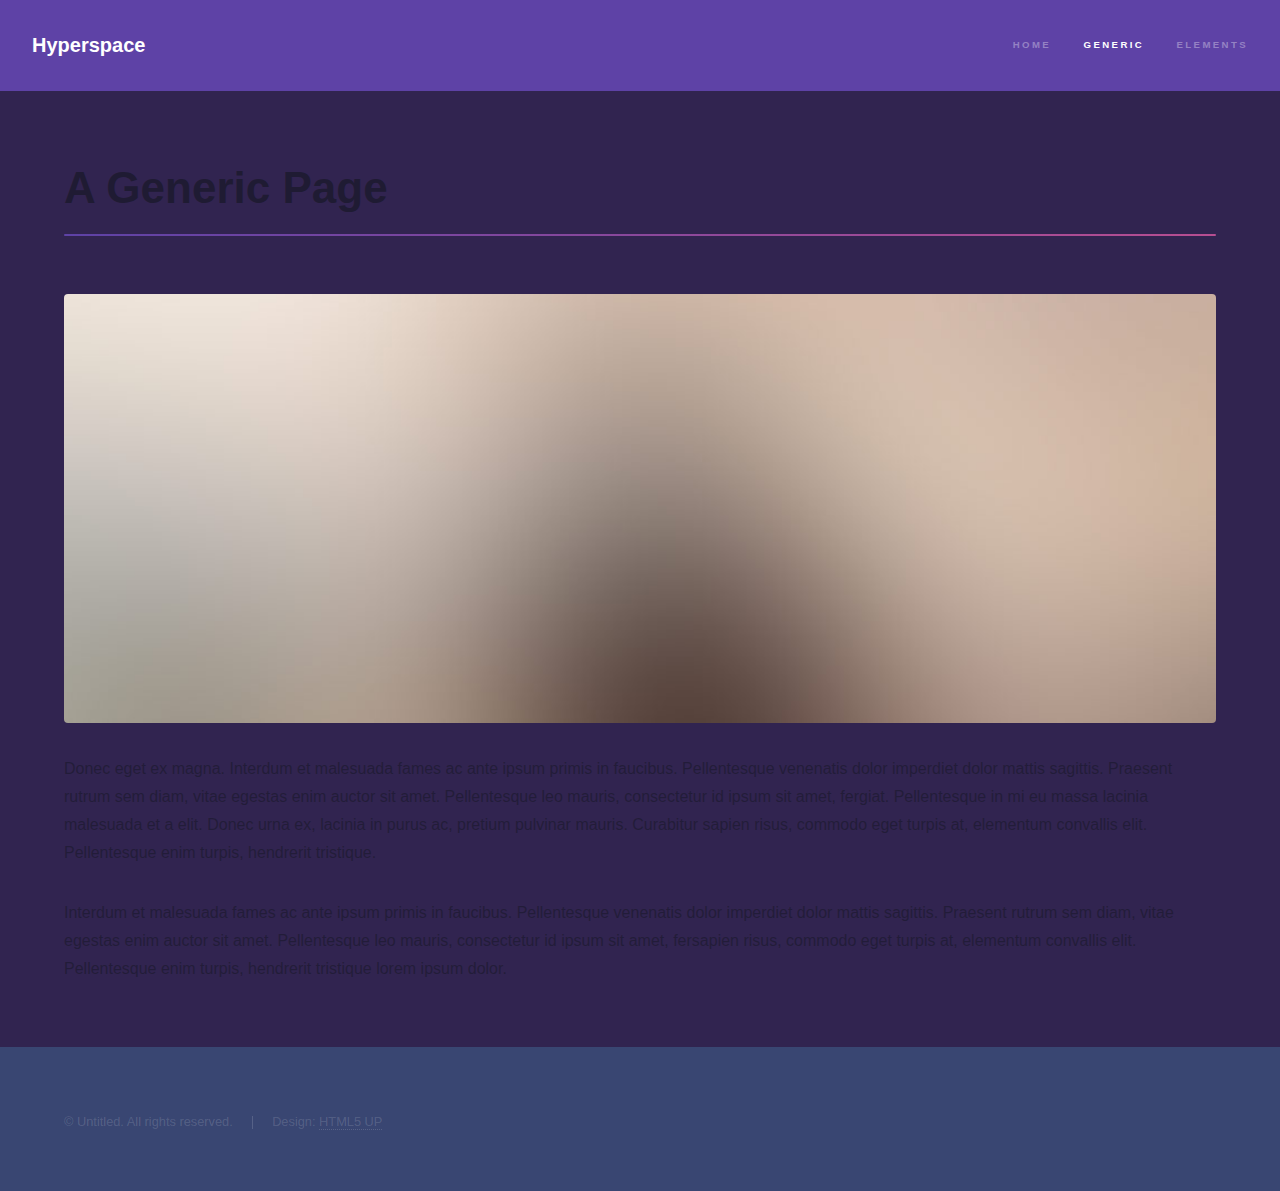
<file: generic.html>
<!DOCTYPE HTML>
<!--
	Hyperspace by HTML5 UP
	html5up.net | @ajlkn
	Free for personal and commercial use under the CCA 3.0 license (html5up.net/license)
-->
<html>
	<head>
		<title>Generic - Hyperspace by HTML5 UP</title>
		<meta charset="utf-8" />
		<meta name="viewport" content="width=device-width, initial-scale=1, user-scalable=no" />
		<link rel="stylesheet" href="assets/css/main.css" />
		<noscript><link rel="stylesheet" href="assets/css/noscript.css" /></noscript>
	</head>
	<body class="is-preload">

		<!-- Header -->
			<header id="header">
				<a href="index.html" class="title">Hyperspace</a>
				<nav>
					<ul>
						<li><a href="index.html">Home</a></li>
						<li><a href="generic.html" class="active">Generic</a></li>
						<li><a href="elements.html">Elements</a></li>
					</ul>
				</nav>
			</header>

		<!-- Wrapper -->
			<div id="wrapper">

				<!-- Main -->
					<section id="main" class="wrapper">
						<div class="inner">
							<h1 class="major">A Generic Page</h1>
							<span class="image fit"><img src="images/pic04.jpg" alt="" /></span>
							<p>Donec eget ex magna. Interdum et malesuada fames ac ante ipsum primis in faucibus. Pellentesque venenatis dolor imperdiet dolor mattis sagittis. Praesent rutrum sem diam, vitae egestas enim auctor sit amet. Pellentesque leo mauris, consectetur id ipsum sit amet, fergiat. Pellentesque in mi eu massa lacinia malesuada et a elit. Donec urna ex, lacinia in purus ac, pretium pulvinar mauris. Curabitur sapien risus, commodo eget turpis at, elementum convallis elit. Pellentesque enim turpis, hendrerit tristique.</p>
							<p>Interdum et malesuada fames ac ante ipsum primis in faucibus. Pellentesque venenatis dolor imperdiet dolor mattis sagittis. Praesent rutrum sem diam, vitae egestas enim auctor sit amet. Pellentesque leo mauris, consectetur id ipsum sit amet, fersapien risus, commodo eget turpis at, elementum convallis elit. Pellentesque enim turpis, hendrerit tristique lorem ipsum dolor.</p>
						</div>
					</section>

			</div>

		<!-- Footer -->
			<footer id="footer" class="wrapper alt">
				<div class="inner">
					<ul class="menu">
						<li>&copy; Untitled. All rights reserved.</li><li>Design: <a href="http://html5up.net">HTML5 UP</a></li>
					</ul>
				</div>
			</footer>

		<!-- Scripts -->
			<script src="assets/js/jquery.min.js"></script>
			<script src="assets/js/jquery.scrollex.min.js"></script>
			<script src="assets/js/jquery.scrolly.min.js"></script>
			<script src="assets/js/browser.min.js"></script>
			<script src="assets/js/breakpoints.min.js"></script>
			<script src="assets/js/util.js"></script>
			<script src="assets/js/main.js"></script>

	</body>
</html>
</file>
<file: assets/css/noscript.css>
/*
	Hyperspace by HTML5 UP
	html5up.net | @ajlkn
	Free for personal and commercial use under the CCA 3.0 license (html5up.net/license)
*/

/* Spotlights */

	.spotlights > section > .image:before {
		opacity: 0 !important;
	}

	.spotlights > section > .content > .inner {
		-moz-transform: none !important;
		-webkit-transform: none !important;
		-ms-transform: none !important;
		transform: none !important;
		opacity: 1 !important;
	}

/* Wrapper */

	.wrapper > .inner {
		opacity: 1 !important;
		-moz-transform: none !important;
		-webkit-transform: none !important;
		-ms-transform: none !important;
		transform: none !important;
	}

/* Sidebar */

	#sidebar > .inner {
		opacity: 1 !important;
	}

	#sidebar nav > ul > li {
		-moz-transform: none !important;
		-webkit-transform: none !important;
		-ms-transform: none !important;
		transform: none !important;
		opacity: 1 !important;
	}
</file>
<file: assets/css/main.css>
@import url(fontawesome-all.min.css);

/*
	Hyperspace by HTML5 UP
	html5up.net | @ajlkn
	Free for personal and commercial use under the CCA 3.0 license (html5up.net/license)
*/

html, body, div, span, applet, object,
iframe, h1, h2, h3, h4, h5, h6, p, blockquote,
pre, a, abbr, acronym, address, big, cite,
code, del, dfn, em, img, ins, kbd, q, s, samp,
small, strike, strong, sub, sup, tt, var, b,
u, i, center, dl, dt, dd, ol, ul, li, fieldset,
form, label, legend, table, caption, tbody,
tfoot, thead, tr, th, td, article, aside,
canvas, details, embed, figure, figcaption,
footer, header, hgroup, menu, nav, output, ruby,
section, summary, time, mark, audio, video {
	margin: 0;
	padding: 0;
	border: 0;
	font-size: 100%;
	font: inherit;
	vertical-align: baseline;}

article, aside, details, figcaption, figure,
footer, header, hgroup, menu, nav, section {
	display: block;}

body {
	line-height: 1;
}

ol, ul {
	list-style: none;
}

blockquote, q {
	quotes: none;
}

	blockquote:before, blockquote:after, q:before, q:after {
		content: '';
		content: none;
	}

table {
	border-collapse: collapse;
	border-spacing: 0;
}

body {
	-webkit-text-size-adjust: none;
}

mark {
	background-color: transparent;
	color: inherit;
}

input::-moz-focus-inner {
	border: 0;
	padding: 0;
}

input, select, textarea {
	-moz-appearance: none;
	-webkit-appearance: none;
	-ms-appearance: none;
	appearance: none;
}

/* Basic */

	@-ms-viewport {
		width: device-width;
	}

	body {
		-ms-overflow-style: scrollbar;
	}

	@media screen and (max-width: 480px) {

		html, body {
			min-width: 320px;
		}

	}

	html {
		box-sizing: border-box;
	}

	*, *:before, *:after {
		box-sizing: inherit;
	}

	body {
		background: #312450;
	}

		body.is-preload *, body.is-preload *:before, body.is-preload *:after {
			-moz-animation: none !important;
			-webkit-animation: none !important;
			-ms-animation: none !important;
			animation: none !important;
			-moz-transition: none !important;
			-webkit-transition: none !important;
			-ms-transition: none !important;
			transition: none !important;
		}

/* Type */

	body, input, select, textarea {
		color: rgba(31, 27, 51, 0.8);
		font-family: Arial, Helvetica, sans-serif;
		font-size: 16.5pt;
		font-weight: normal;
		line-height: 1.75;
	}

		@media screen and (max-width: 1680px) {

			body, input, select, textarea {
				font-size: 13pt;
			}

		}

		@media screen and (max-width: 1280px) {

			body, input, select, textarea {
				font-size: 12pt;
			}

		}

		@media screen and (max-width: 360px) {

			body, input, select, textarea {
				font-size: 11pt;
			}

		}

	a {
		-moz-transition: color 0.2s ease, border-bottom-color 0.2s ease;
		-webkit-transition: color 0.2s ease, border-bottom-color 0.2s ease;
		-ms-transition: color 0.2s ease, border-bottom-color 0.2s ease;
		transition: color 0.2s ease, border-bottom-color 0.2s ease;
		border-bottom: dotted 1px rgba(31, 27, 51, 0.8);
		color: inherit;
		text-decoration: none;
	}

		a:hover {
			border-bottom-color: transparent;
			color: #512DA8;
		}

	strong, b {
		color: #1F1B33;
		font-weight: bold;
	}

	em, i {
		font-style: italic;
	}

	p {
		margin: 0 0 2em 0;
	}

	h1, h2, h3, h4, h5, h6 {
		color: #1F1B33;
		font-weight: bold;
		line-height: 1.5;
		margin: 0 0 0.5em 0;
	}

		h1 a, h2 a, h3 a, h4 a, h5 a, h6 a {
			color: inherit;
			text-decoration: none;
		}

	h1 {
		font-size: 2.75em;
	}

		h1.major {
			margin: 0 0 1.3em 0;
			position: relative;
			padding-bottom: 0.35em;
		}

			h1.major:after {
				background-image: -moz-linear-gradient(to right, #5e42a6, #b74e91);
				background-image: -webkit-linear-gradient(to right, #5e42a6, #b74e91);
				background-image: -ms-linear-gradient(to right, #5e42a6, #b74e91);
				background-image: linear-gradient(to right, #5e42a6, #b74e91);
				-moz-transition: max-width 0.2s ease;
				-webkit-transition: max-width 0.2s ease;
				-ms-transition: max-width 0.2s ease;
				transition: max-width 0.2s ease;
				border-radius: 0.2em;
				bottom: 0;
				content: '';
				height: 0.05em;
				position: absolute;
				right: 0;
				width: 100%;
			}

	h2 {
		font-size: 1.75em;
	}

	h3 {
		font-size: 1.1em;
	}

	h4 {
		font-size: 1em;
	}

	h5 {
		font-size: 0.8em;
	}

	h6 {
		font-size: 0.6em;
	}

	@media screen and (max-width: 736px) {

		h1 {
			font-size: 2em;
		}

		h2 {
			font-size: 1.25em;
		}

		h3 {
			font-size: 1em;
		}

		h4 {
			font-size: 0.8em;
		}

		h5 {
			font-size: 0.6em;
		}

		h6 {
			font-size: 0.6em;
		}

	}

	sub {
		font-size: 0.8em;
		position: relative;
		top: 0.5em;
	}

	sup {
		font-size: 0.8em;
		position: relative;
		top: -0.5em;
	}

	blockquote {
		border-left: solid 4px rgba(255, 255, 255, 0.15);
		font-style: italic;
		margin: 0 0 2em 0;
		padding: 0.5em 0 0.5em 2em;
	}

	code {
		background: rgba(255, 255, 255, 0.05);
		border-radius: 0.25em;
		border: solid 1px rgba(255, 255, 255, 0.15);
		font-family: "Courier New", monospace;
		font-size: 0.9em;
		margin: 0 0.25em;
		padding: 0.25em 0.65em;
	}

	pre {
		-webkit-overflow-scrolling: touch;
		font-family: "Courier New", monospace;
		font-size: 0.9em;
		margin: 0 0 2em 0;
	}

		pre code {
			display: block;
			line-height: 1.75em;
			padding: 1em 1.5em;
			overflow-x: auto;
		}

	hr {
		border: 0;
		border-bottom: solid 1px rgba(255, 255, 255, 0.15);
		margin: 2em 0;
	}

		hr.major {
			margin: 3em 0;
		}

	.align-left {
		text-align: left;
	}

	.align-center {
		text-align: center;
	}

	.align-right {
		text-align: right;
	}
	
	/*.hidden {
    	display: none;
	}*/

/* Row */

	.row {
		display: flex;
		flex-wrap: wrap;
		box-sizing: border-box;
		align-items: stretch;
	}

		.row > * {
			box-sizing: border-box;
		}

		.row.gtr-uniform > * > :last-child {
			margin-bottom: 0;
		}

		.row.aln-left {
			justify-content: flex-start;
		}

		.row.aln-center {
			justify-content: center;
		}

		.row.aln-right {
			justify-content: flex-end;
		}

		.row.aln-top {
			align-items: flex-start;
		}

		.row.aln-middle {
			align-items: center;
		}

		.row.aln-bottom {
			align-items: flex-end;
		}

		.row > .imp {
			order: -1;
		}

		.row > .col-1 {
			width: 8.33333%;
		}

		.row > .off-1 {
			margin-left: 8.33333%;
		}

		.row > .col-2 {
			width: 16.66667%;
		}

		.row > .off-2 {
			margin-left: 16.66667%;
		}

		.row > .col-3 {
			width: 25%;
		}

		.row > .off-3 {
			margin-left: 25%;
		}

		.row > .col-4 {
			width: 33.33333%;
		}

		.row > .off-4 {
			margin-left: 33.33333%;
		}

		.row > .col-5 {
			width: 41.66667%;
		}

		.row > .off-5 {
			margin-left: 41.66667%;
		}

		.row > .col-6 {
			width: 50%;
		}

		.row > .off-6 {
			margin-left: 50%;
		}

		.row > .col-7 {
			width: 58.33333%;
		}

		.row > .off-7 {
			margin-left: 58.33333%;
		}

		.row > .col-8 {
			width: 66.66667%;
		}

		.row > .off-8 {
			margin-left: 66.66667%;
		}

		.row > .col-9 {
			width: 75%;
		}

		.row > .off-9 {
			margin-left: 75%;
		}

		.row > .col-10 {
			width: 83.33333%;
		}

		.row > .off-10 {
			margin-left: 83.33333%;
		}

		.row > .col-11 {
			width: 91.66667%;
		}

		.row > .off-11 {
			margin-left: 91.66667%;
		}

		.row > .col-12 {
			width: 100%;
		}

		.row > .off-12 {
			margin-left: 100%;
		}

		.row.gtr-0 {
			margin-top: 0;
			margin-left: 0em;
		}

			.row.gtr-0 > * {
				padding: 0 0 0 0em;
			}

			.row.gtr-0.gtr-uniform {
				margin-top: 0em;
			}

				.row.gtr-0.gtr-uniform > * {
					padding-top: 0em;
				}

		.row.gtr-25 {
			margin-top: 0;
			margin-left: -0.375em;
		}

			.row.gtr-25 > * {
				padding: 0 0 0 0.375em;
			}

			.row.gtr-25.gtr-uniform {
				margin-top: -0.375em;
			}

				.row.gtr-25.gtr-uniform > * {
					padding-top: 0.375em;
				}

		.row.gtr-50 {
			margin-top: 0;
			margin-left: -0.75em;
		}

			.row.gtr-50 > * {
				padding: 0 0 0 0.75em;
			}

			.row.gtr-50.gtr-uniform {
				margin-top: -0.75em;
			}

				.row.gtr-50.gtr-uniform > * {
					padding-top: 0.75em;
				}

		.row {
			margin-top: 0;
			margin-left: -1.5em;
		}

			.row > * {
				padding: 0 0 0 1.5em;
			}

			.row.gtr-uniform {
				margin-top: -1.5em;
			}

				.row.gtr-uniform > * {
					padding-top: 1.5em;
				}

		.row.gtr-150 {
			margin-top: 0;
			margin-left: -2.25em;
		}

			.row.gtr-150 > * {
				padding: 0 0 0 2.25em;
			}

			.row.gtr-150.gtr-uniform {
				margin-top: -2.25em;
			}

				.row.gtr-150.gtr-uniform > * {
					padding-top: 2.25em;
				}

		.row.gtr-200 {
			margin-top: 0;
			margin-left: -3em;
		}

			.row.gtr-200 > * {
				padding: 0 0 0 3em;
			}

			.row.gtr-200.gtr-uniform {
				margin-top: -3em;
			}

				.row.gtr-200.gtr-uniform > * {
					padding-top: 3em;
				}

		@media screen and (max-width: 1680px) {

			.row {
				display: flex;
				flex-wrap: wrap;
				box-sizing: border-box;
				align-items: stretch;
			}

				.row > * {
					box-sizing: border-box;
				}

				.row.gtr-uniform > * > :last-child {
					margin-bottom: 0;
				}

				.row.aln-left {
					justify-content: flex-start;
				}

				.row.aln-center {
					justify-content: center;
				}

				.row.aln-right {
					justify-content: flex-end;
				}

				.row.aln-top {
					align-items: flex-start;
				}

				.row.aln-middle {
					align-items: center;
				}

				.row.aln-bottom {
					align-items: flex-end;
				}

				.row > .imp-xlarge {
					order: -1;
				}

				.row > .col-1-xlarge {
					width: 8.33333%;
				}

				.row > .off-1-xlarge {
					margin-left: 8.33333%;
				}

				.row > .col-2-xlarge {
					width: 16.66667%;
				}

				.row > .off-2-xlarge {
					margin-left: 16.66667%;
				}

				.row > .col-3-xlarge {
					width: 25%;
				}

				.row > .off-3-xlarge {
					margin-left: 25%;
				}

				.row > .col-4-xlarge {
					width: 33.33333%;
				}

				.row > .off-4-xlarge {
					margin-left: 33.33333%;
				}

				.row > .col-5-xlarge {
					width: 41.66667%;
				}

				.row > .off-5-xlarge {
					margin-left: 41.66667%;
				}

				.row > .col-6-xlarge {
					width: 50%;
				}

				.row > .off-6-xlarge {
					margin-left: 50%;
				}

				.row > .col-7-xlarge {
					width: 58.33333%;
				}

				.row > .off-7-xlarge {
					margin-left: 58.33333%;
				}

				.row > .col-8-xlarge {
					width: 66.66667%;
				}

				.row > .off-8-xlarge {
					margin-left: 66.66667%;
				}

				.row > .col-9-xlarge {
					width: 75%;
				}

				.row > .off-9-xlarge {
					margin-left: 75%;
				}

				.row > .col-10-xlarge {
					width: 83.33333%;
				}

				.row > .off-10-xlarge {
					margin-left: 83.33333%;
				}

				.row > .col-11-xlarge {
					width: 91.66667%;
				}

				.row > .off-11-xlarge {
					margin-left: 91.66667%;
				}

				.row > .col-12-xlarge {
					width: 100%;
				}

				.row > .off-12-xlarge {
					margin-left: 100%;
				}

				.row.gtr-0 {
					margin-top: 0;
					margin-left: 0em;
				}

					.row.gtr-0 > * {
						padding: 0 0 0 0em;
					}

					.row.gtr-0.gtr-uniform {
						margin-top: 0em;
					}

						.row.gtr-0.gtr-uniform > * {
							padding-top: 0em;
						}

				.row.gtr-25 {
					margin-top: 0;
					margin-left: -0.375em;
				}

					.row.gtr-25 > * {
						padding: 0 0 0 0.375em;
					}

					.row.gtr-25.gtr-uniform {
						margin-top: -0.375em;
					}

						.row.gtr-25.gtr-uniform > * {
							padding-top: 0.375em;
						}

				.row.gtr-50 {
					margin-top: 0;
					margin-left: -0.75em;
				}

					.row.gtr-50 > * {
						padding: 0 0 0 0.75em;
					}

					.row.gtr-50.gtr-uniform {
						margin-top: -0.75em;
					}

						.row.gtr-50.gtr-uniform > * {
							padding-top: 0.75em;
						}

				.row {
					margin-top: 0;
					margin-left: -1.5em;
				}

					.row > * {
						padding: 0 0 0 1.5em;
					}

					.row.gtr-uniform {
						margin-top: -1.5em;
					}

						.row.gtr-uniform > * {
							padding-top: 1.5em;
						}

				.row.gtr-150 {
					margin-top: 0;
					margin-left: -2.25em;
				}

					.row.gtr-150 > * {
						padding: 0 0 0 2.25em;
					}

					.row.gtr-150.gtr-uniform {
						margin-top: -2.25em;
					}

						.row.gtr-150.gtr-uniform > * {
							padding-top: 2.25em;
						}

				.row.gtr-200 {
					margin-top: 0;
					margin-left: -3em;
				}

					.row.gtr-200 > * {
						padding: 0 0 0 3em;
					}

					.row.gtr-200.gtr-uniform {
						margin-top: -3em;
					}

						.row.gtr-200.gtr-uniform > * {
							padding-top: 3em;
						}

		}

		@media screen and (max-width: 1280px) {

			.row {
				display: flex;
				flex-wrap: wrap;
				box-sizing: border-box;
				align-items: stretch;
			}

				.row > * {
					box-sizing: border-box;
				}

				.row.gtr-uniform > * > :last-child {
					margin-bottom: 0;
				}

				.row.aln-left {
					justify-content: flex-start;
				}

				.row.aln-center {
					justify-content: center;
				}

				.row.aln-right {
					justify-content: flex-end;
				}

				.row.aln-top {
					align-items: flex-start;
				}

				.row.aln-middle {
					align-items: center;
				}

				.row.aln-bottom {
					align-items: flex-end;
				}

				.row > .imp-large {
					order: -1;
				}

				.row > .col-1-large {
					width: 8.33333%;
				}

				.row > .off-1-large {
					margin-left: 8.33333%;
				}

				.row > .col-2-large {
					width: 16.66667%;
				}

				.row > .off-2-large {
					margin-left: 16.66667%;
				}

				.row > .col-3-large {
					width: 25%;
				}

				.row > .off-3-large {
					margin-left: 25%;
				}

				.row > .col-4-large {
					width: 33.33333%;
				}

				.row > .off-4-large {
					margin-left: 33.33333%;
				}

				.row > .col-5-large {
					width: 41.66667%;
				}

				.row > .off-5-large {
					margin-left: 41.66667%;
				}

				.row > .col-6-large {
					width: 50%;
				}

				.row > .off-6-large {
					margin-left: 50%;
				}

				.row > .col-7-large {
					width: 58.33333%;
				}

				.row > .off-7-large {
					margin-left: 58.33333%;
				}

				.row > .col-8-large {
					width: 66.66667%;
				}

				.row > .off-8-large {
					margin-left: 66.66667%;
				}

				.row > .col-9-large {
					width: 75%;
				}

				.row > .off-9-large {
					margin-left: 75%;
				}

				.row > .col-10-large {
					width: 83.33333%;
				}

				.row > .off-10-large {
					margin-left: 83.33333%;
				}

				.row > .col-11-large {
					width: 91.66667%;
				}

				.row > .off-11-large {
					margin-left: 91.66667%;
				}

				.row > .col-12-large {
					width: 100%;
				}

				.row > .off-12-large {
					margin-left: 100%;
				}

				.row.gtr-0 {
					margin-top: 0;
					margin-left: 0em;
				}

					.row.gtr-0 > * {
						padding: 0 0 0 0em;
					}

					.row.gtr-0.gtr-uniform {
						margin-top: 0em;
					}

						.row.gtr-0.gtr-uniform > * {
							padding-top: 0em;
						}

				.row.gtr-25 {
					margin-top: 0;
					margin-left: -0.375em;
				}

					.row.gtr-25 > * {
						padding: 0 0 0 0.375em;
					}

					.row.gtr-25.gtr-uniform {
						margin-top: -0.375em;
					}

						.row.gtr-25.gtr-uniform > * {
							padding-top: 0.375em;
						}

				.row.gtr-50 {
					margin-top: 0;
					margin-left: -0.75em;
				}

					.row.gtr-50 > * {
						padding: 0 0 0 0.75em;
					}

					.row.gtr-50.gtr-uniform {
						margin-top: -0.75em;
					}

						.row.gtr-50.gtr-uniform > * {
							padding-top: 0.75em;
						}

				.row {
					margin-top: 0;
					margin-left: -1.5em;
				}

					.row > * {
						padding: 0 0 0 1.5em;
					}

					.row.gtr-uniform {
						margin-top: -1.5em;
					}

						.row.gtr-uniform > * {
							padding-top: 1.5em;
						}

				.row.gtr-150 {
					margin-top: 0;
					margin-left: -2.25em;
				}

					.row.gtr-150 > * {
						padding: 0 0 0 2.25em;
					}

					.row.gtr-150.gtr-uniform {
						margin-top: -2.25em;
					}

						.row.gtr-150.gtr-uniform > * {
							padding-top: 2.25em;
						}

				.row.gtr-200 {
					margin-top: 0;
					margin-left: -3em;
				}

					.row.gtr-200 > * {
						padding: 0 0 0 3em;
					}

					.row.gtr-200.gtr-uniform {
						margin-top: -3em;
					}

						.row.gtr-200.gtr-uniform > * {
							padding-top: 3em;
						}

		}

		@media screen and (max-width: 980px) {

			.row {
				display: flex;
				flex-wrap: wrap;
				box-sizing: border-box;
				align-items: stretch;
			}

				.row > * {
					box-sizing: border-box;
				}

				.row.gtr-uniform > * > :last-child {
					margin-bottom: 0;
				}

				.row.aln-left {
					justify-content: flex-start;
				}

				.row.aln-center {
					justify-content: center;
				}

				.row.aln-right {
					justify-content: flex-end;
				}

				.row.aln-top {
					align-items: flex-start;
				}

				.row.aln-middle {
					align-items: center;
				}

				.row.aln-bottom {
					align-items: flex-end;
				}

				.row > .imp-medium {
					order: -1;
				}

				.row > .col-1-medium {
					width: 8.33333%;
				}

				.row > .off-1-medium {
					margin-left: 8.33333%;
				}

				.row > .col-2-medium {
					width: 16.66667%;
				}

				.row > .off-2-medium {
					margin-left: 16.66667%;
				}

				.row > .col-3-medium {
					width: 25%;
				}

				.row > .off-3-medium {
					margin-left: 25%;
				}

				.row > .col-4-medium {
					width: 33.33333%;
				}

				.row > .off-4-medium {
					margin-left: 33.33333%;
				}

				.row > .col-5-medium {
					width: 41.66667%;
				}

				.row > .off-5-medium {
					margin-left: 41.66667%;
				}

				.row > .col-6-medium {
					width: 50%;
				}

				.row > .off-6-medium {
					margin-left: 50%;
				}

				.row > .col-7-medium {
					width: 58.33333%;
				}

				.row > .off-7-medium {
					margin-left: 58.33333%;
				}

				.row > .col-8-medium {
					width: 66.66667%;
				}

				.row > .off-8-medium {
					margin-left: 66.66667%;
				}

				.row > .col-9-medium {
					width: 75%;
				}

				.row > .off-9-medium {
					margin-left: 75%;
				}

				.row > .col-10-medium {
					width: 83.33333%;
				}

				.row > .off-10-medium {
					margin-left: 83.33333%;
				}

				.row > .col-11-medium {
					width: 91.66667%;
				}

				.row > .off-11-medium {
					margin-left: 91.66667%;
				}

				.row > .col-12-medium {
					width: 100%;
				}

				.row > .off-12-medium {
					margin-left: 100%;
				}

				.row.gtr-0 {
					margin-top: 0;
					margin-left: 0em;
				}

					.row.gtr-0 > * {
						padding: 0 0 0 0em;
					}

					.row.gtr-0.gtr-uniform {
						margin-top: 0em;
					}

						.row.gtr-0.gtr-uniform > * {
							padding-top: 0em;
						}

				.row.gtr-25 {
					margin-top: 0;
					margin-left: -0.375em;
				}

					.row.gtr-25 > * {
						padding: 0 0 0 0.375em;
					}

					.row.gtr-25.gtr-uniform {
						margin-top: -0.375em;
					}

						.row.gtr-25.gtr-uniform > * {
							padding-top: 0.375em;
						}

				.row.gtr-50 {
					margin-top: 0;
					margin-left: -0.75em;
				}

					.row.gtr-50 > * {
						padding: 0 0 0 0.75em;
					}

					.row.gtr-50.gtr-uniform {
						margin-top: -0.75em;
					}

						.row.gtr-50.gtr-uniform > * {
							padding-top: 0.75em;
						}

				.row {
					margin-top: 0;
					margin-left: -1.5em;
				}

					.row > * {
						padding: 0 0 0 1.5em;
					}

					.row.gtr-uniform {
						margin-top: -1.5em;
					}

						.row.gtr-uniform > * {
							padding-top: 1.5em;
						}

				.row.gtr-150 {
					margin-top: 0;
					margin-left: -2.25em;
				}

					.row.gtr-150 > * {
						padding: 0 0 0 2.25em;
					}

					.row.gtr-150.gtr-uniform {
						margin-top: -2.25em;
					}

						.row.gtr-150.gtr-uniform > * {
							padding-top: 2.25em;
						}

				.row.gtr-200 {
					margin-top: 0;
					margin-left: -3em;
				}

					.row.gtr-200 > * {
						padding: 0 0 0 3em;
					}

					.row.gtr-200.gtr-uniform {
						margin-top: -3em;
					}

						.row.gtr-200.gtr-uniform > * {
							padding-top: 3em;
						}

		}

		@media screen and (max-width: 736px) {

			.row {
				display: flex;
				flex-wrap: wrap;
				box-sizing: border-box;
				align-items: stretch;
			}

				.row > * {
					box-sizing: border-box;
				}

				.row.gtr-uniform > * > :last-child {
					margin-bottom: 0;
				}

				.row.aln-left {
					justify-content: flex-start;
				}

				.row.aln-center {
					justify-content: center;
				}

				.row.aln-right {
					justify-content: flex-end;
				}

				.row.aln-top {
					align-items: flex-start;
				}

				.row.aln-middle {
					align-items: center;
				}

				.row.aln-bottom {
					align-items: flex-end;
				}

				.row > .imp-small {
					order: -1;
				}

				.row > .col-1-small {
					width: 8.33333%;
				}

				.row > .off-1-small {
					margin-left: 8.33333%;
				}

				.row > .col-2-small {
					width: 16.66667%;
				}

				.row > .off-2-small {
					margin-left: 16.66667%;
				}

				.row > .col-3-small {
					width: 25%;
				}

				.row > .off-3-small {
					margin-left: 25%;
				}

				.row > .col-4-small {
					width: 33.33333%;
				}

				.row > .off-4-small {
					margin-left: 33.33333%;
				}

				.row > .col-5-small {
					width: 41.66667%;
				}

				.row > .off-5-small {
					margin-left: 41.66667%;
				}

				.row > .col-6-small {
					width: 50%;
				}

				.row > .off-6-small {
					margin-left: 50%;
				}

				.row > .col-7-small {
					width: 58.33333%;
				}

				.row > .off-7-small {
					margin-left: 58.33333%;
				}

				.row > .col-8-small {
					width: 66.66667%;
				}

				.row > .off-8-small {
					margin-left: 66.66667%;
				}

				.row > .col-9-small {
					width: 75%;
				}

				.row > .off-9-small {
					margin-left: 75%;
				}

				.row > .col-10-small {
					width: 83.33333%;
				}

				.row > .off-10-small {
					margin-left: 83.33333%;
				}

				.row > .col-11-small {
					width: 91.66667%;
				}

				.row > .off-11-small {
					margin-left: 91.66667%;
				}

				.row > .col-12-small {
					width: 100%;
				}

				.row > .off-12-small {
					margin-left: 100%;
				}

				.row.gtr-0 {
					margin-top: 0;
					margin-left: 0em;
				}

					.row.gtr-0 > * {
						padding: 0 0 0 0em;
					}

					.row.gtr-0.gtr-uniform {
						margin-top: 0em;
					}

						.row.gtr-0.gtr-uniform > * {
							padding-top: 0em;
						}

				.row.gtr-25 {
					margin-top: 0;
					margin-left: -0.375em;
				}

					.row.gtr-25 > * {
						padding: 0 0 0 0.375em;
					}

					.row.gtr-25.gtr-uniform {
						margin-top: -0.375em;
					}

						.row.gtr-25.gtr-uniform > * {
							padding-top: 0.375em;
						}

				.row.gtr-50 {
					margin-top: 0;
					margin-left: -0.75em;
				}

					.row.gtr-50 > * {
						padding: 0 0 0 0.75em;
					}

					.row.gtr-50.gtr-uniform {
						margin-top: -0.75em;
					}

						.row.gtr-50.gtr-uniform > * {
							padding-top: 0.75em;
						}

				.row {
					margin-top: 0;
					margin-left: -1.5em;
				}

					.row > * {
						padding: 0 0 0 1.5em;
					}

					.row.gtr-uniform {
						margin-top: -1.5em;
					}

						.row.gtr-uniform > * {
							padding-top: 1.5em;
						}

				.row.gtr-150 {
					margin-top: 0;
					margin-left: -2.25em;
				}

					.row.gtr-150 > * {
						padding: 0 0 0 2.25em;
					}

					.row.gtr-150.gtr-uniform {
						margin-top: -2.25em;
					}

						.row.gtr-150.gtr-uniform > * {
							padding-top: 2.25em;
						}

				.row.gtr-200 {
					margin-top: 0;
					margin-left: -3em;
				}

					.row.gtr-200 > * {
						padding: 0 0 0 3em;
					}

					.row.gtr-200.gtr-uniform {
						margin-top: -3em;
					}

						.row.gtr-200.gtr-uniform > * {
							padding-top: 3em;
						}

		}

		@media screen and (max-width: 480px) {

			.row {
				display: flex;
				flex-wrap: wrap;
				box-sizing: border-box;
				align-items: stretch;
			}

				.row > * {
					box-sizing: border-box;
				}

				.row.gtr-uniform > * > :last-child {
					margin-bottom: 0;
				}

				.row.aln-left {
					justify-content: flex-start;
				}

				.row.aln-center {
					justify-content: center;
				}

				.row.aln-right {
					justify-content: flex-end;
				}

				.row.aln-top {
					align-items: flex-start;
				}

				.row.aln-middle {
					align-items: center;
				}

				.row.aln-bottom {
					align-items: flex-end;
				}

				.row > .imp-xsmall {
					order: -1;
				}

				.row > .col-1-xsmall {
					width: 8.33333%;
				}

				.row > .off-1-xsmall {
					margin-left: 8.33333%;
				}

				.row > .col-2-xsmall {
					width: 16.66667%;
				}

				.row > .off-2-xsmall {
					margin-left: 16.66667%;
				}

				.row > .col-3-xsmall {
					width: 25%;
				}

				.row > .off-3-xsmall {
					margin-left: 25%;
				}

				.row > .col-4-xsmall {
					width: 33.33333%;
				}

				.row > .off-4-xsmall {
					margin-left: 33.33333%;
				}

				.row > .col-5-xsmall {
					width: 41.66667%;
				}

				.row > .off-5-xsmall {
					margin-left: 41.66667%;
				}

				.row > .col-6-xsmall {
					width: 50%;
				}

				.row > .off-6-xsmall {
					margin-left: 50%;
				}

				.row > .col-7-xsmall {
					width: 58.33333%;
				}

				.row > .off-7-xsmall {
					margin-left: 58.33333%;
				}

				.row > .col-8-xsmall {
					width: 66.66667%;
				}

				.row > .off-8-xsmall {
					margin-left: 66.66667%;
				}

				.row > .col-9-xsmall {
					width: 75%;
				}

				.row > .off-9-xsmall {
					margin-left: 75%;
				}

				.row > .col-10-xsmall {
					width: 83.33333%;
				}

				.row > .off-10-xsmall {
					margin-left: 83.33333%;
				}

				.row > .col-11-xsmall {
					width: 91.66667%;
				}

				.row > .off-11-xsmall {
					margin-left: 91.66667%;
				}

				.row > .col-12-xsmall {
					width: 100%;
				}

				.row > .off-12-xsmall {
					margin-left: 100%;
				}

				.row.gtr-0 {
					margin-top: 0;
					margin-left: 0em;
				}

					.row.gtr-0 > * {
						padding: 0 0 0 0em;
					}

					.row.gtr-0.gtr-uniform {
						margin-top: 0em;
					}

						.row.gtr-0.gtr-uniform > * {
							padding-top: 0em;
						}

				.row.gtr-25 {
					margin-top: 0;
					margin-left: -0.375em;
				}

					.row.gtr-25 > * {
						padding: 0 0 0 0.375em;
					}

					.row.gtr-25.gtr-uniform {
						margin-top: -0.375em;
					}

						.row.gtr-25.gtr-uniform > * {
							padding-top: 0.375em;
						}

				.row.gtr-50 {
					margin-top: 0;
					margin-left: -0.75em;
				}

					.row.gtr-50 > * {
						padding: 0 0 0 0.75em;
					}

					.row.gtr-50.gtr-uniform {
						margin-top: -0.75em;
					}

						.row.gtr-50.gtr-uniform > * {
							padding-top: 0.75em;
						}

				.row {
					margin-top: 0;
					margin-left: -1.5em;
				}

					.row > * {
						padding: 0 0 0 1.5em;
					}

					.row.gtr-uniform {
						margin-top: -1.5em;
					}

						.row.gtr-uniform > * {
							padding-top: 1.5em;
						}

				.row.gtr-150 {
					margin-top: 0;
					margin-left: -2.25em;
				}

					.row.gtr-150 > * {
						padding: 0 0 0 2.25em;
					}

					.row.gtr-150.gtr-uniform {
						margin-top: -2.25em;
					}

						.row.gtr-150.gtr-uniform > * {
							padding-top: 2.25em;
						}

				.row.gtr-200 {
					margin-top: 0;
					margin-left: -3em;
				}

					.row.gtr-200 > * {
						padding: 0 0 0 3em;
					}

					.row.gtr-200.gtr-uniform {
						margin-top: -3em;
					}

						.row.gtr-200.gtr-uniform > * {
							padding-top: 3em;
						}

		}

/* Box */

	.box {
		border-radius: 0.25em;
		border: solid 1px rgba(255, 255, 255, 0.15);
		margin-bottom: 2em;
		padding: 1.5em;
	}

		.box > :last-child,
		.box > :last-child > :last-child,
		.box > :last-child > :last-child > :last-child {
			margin-bottom: 0;
		}

		.box.alt {
			border: 0;
			border-radius: 0;
			padding: 0;
		}

/* Button */

	input[type="submit"],
	input[type="reset"],
	input[type="button"],
	button,
	.button {
		-moz-appearance: none;
		-webkit-appearance: none;
		-ms-appearance: none;
		appearance: none;
		-moz-transition: border-color 0.2s ease;
		-webkit-transition: border-color 0.2s ease;
		-ms-transition: border-color 0.2s ease;
		transition: border-color 0.2s ease;
		background-color: rgba(88, 53, 189, 1);
		border: solid 2px !important;
		border-color: rgba(88, 53, 189, 1) !important;
		border-radius: 3em;
		color: #FFF !important;
		cursor: pointer;
		display: inline-block;
		font-size: 0.6em;
		font-weight: bold;
		height: calc(4.75em + 2px);
		letter-spacing: 0.25em;
		line-height: 4.75em;
		outline: 0;
		padding: 0 1.75em;
		position: relative;
		text-align: center;
		text-decoration: none;
		text-transform: uppercase;
		white-space: nowrap;
	}

		input[type="submit"]:after,
		input[type="reset"]:after,
		input[type="button"]:after,
		button:after,
		.button:after {
			-moz-transform: scale(0.25);
			-webkit-transform: scale(0.25);
			-ms-transform: scale(0.25);
			transform: scale(0.25);
			pointer-events: none;
			-moz-transition: opacity 0.2s ease, -moz-transform 0.2s ease;
			-webkit-transition: opacity 0.2s ease, -webkit-transform 0.2s ease;
			-ms-transition: opacity 0.2s ease, -ms-transform 0.2s ease;
			transition: opacity 0.2s ease, transform 0.2s ease;
			background: rgba(88, 53, 189, 0.5);
			border-radius: 3em;
			content: '';
			height: 100%;
			left: 0;
			opacity: 0;
			position: absolute;
			top: 0;
			width: 100%;
		}

		input[type="submit"].icon:before,
		input[type="reset"].icon:before,
		input[type="button"].icon:before,
		button.icon:before,
		.button.icon:before {
			margin-right: 0.75em;
		}

		input[type="submit"].fit,
		input[type="reset"].fit,
		input[type="button"].fit,
		button.fit,
		.button.fit {
			width: 100%;
		}

		input[type="submit"].small,
		input[type="reset"].small,
		input[type="button"].small,
		button.small,
		.button.small {
			font-size: 0.4em;
		}

		input[type="submit"].large,
		input[type="reset"].large,
		input[type="button"].large,
		button.large,
		.button.large {
			font-size: 0.8em;
		}

		input[type="submit"].primary,
		input[type="reset"].primary,
		input[type="button"].primary,
		button.primary,
		.button.primary {
			background-color: rgba(88, 53, 189, 0.0); /*transparent*/
			color: #312450 !important;
		}

			input[type="submit"].primary:after,
			input[type="reset"].primary:after,
			input[type="button"].primary:after,
			button.primary:after,
			.button.primary:after {
				display: none;
			}

		input[type="submit"].disabled, input[type="submit"]:disabled,
		input[type="reset"].disabled,
		input[type="reset"]:disabled,
		input[type="button"].disabled,
		input[type="button"]:disabled,
		button.disabled,
		button:disabled,
		.button.disabled,
		.button:disabled {
			cursor: default;
			opacity: 0.5;
			pointer-events: none;
		}

		input[type="submit"]:hover,
		input[type="reset"]:hover,
		input[type="button"]:hover,
		button:hover,
		.button:hover {
			border-color: rgba(88, 53, 189, 0.5) !important;
			background-color: rgba(88, 53, 189, 0.5) !important;
		}

			input[type="submit"]:hover:after,
			input[type="reset"]:hover:after,
			input[type="button"]:hover:after,
			button:hover:after,
			.button:hover:after {
				opacity: 0.05;
				-moz-transform: scale(1);
				-webkit-transform: scale(1);
				-ms-transform: scale(1);
				transform: scale(1);
			}

			input[type="submit"]:hover:active,
			input[type="reset"]:hover:active,
			input[type="button"]:hover:active,
			button:hover:active,
			.button:hover:active {
				border-color: #ffffff !important;
			}

				input[type="submit"]:hover:active:after,
				input[type="reset"]:hover:active:after,
				input[type="button"]:hover:active:after,
				button:hover:active:after,
				.button:hover:active:after {
					opacity: 0.1;
				}

/* Features */

	.features {
		display: -moz-flex;
		display: -webkit-flex;
		display: -ms-flex;
		display: flex;
		-moz-flex-wrap: wrap;
		-webkit-flex-wrap: wrap;
		-ms-flex-wrap: wrap;
		flex-wrap: wrap;
		border-radius: 0.25em;
		/*border: solid 1px rgba(88, 53, 189, 0.5);*/
		background: rgba(88, 53, 189, 0.05);
		margin: 0 0 2em 0;
	}

		.features section {
			padding: 1.5em 1.5em 0.1em 1.5em ;
			width: 100%;
			/*border-top: solid 1px rgba(88, 53, 189, 0.5);*/
			position: relative;
		}

			/*.features section:nth-child(-n + 2) {
				border-top-width: 0;
			}

			.features section:nth-child(2n) {
				border-left: solid 1px rgba(255, 255, 255, 0.15);
			}*/
			
			.features section:first-child {
						border-top-width: 0 !important;
					}

			.features section .icon {
				-moz-transition: opacity 0.5s ease, -moz-transform 0.5s ease;
				-webkit-transition: opacity 0.5s ease, -webkit-transform 0.5s ease;
				-ms-transition: opacity 0.5s ease, -ms-transform 0.5s ease;
				transition: opacity 0.5s ease, transform 0.5s ease;
				-moz-transition-delay: 1s;
				-webkit-transition-delay: 1s;
				-ms-transition-delay: 1s;
				transition-delay: 1s;
				-moz-transform: scale(1);
				-webkit-transform: scale(1);
				-ms-transform: scale(1);
				transform: scale(1);
				position: absolute;
				left: 3em;
				top: 3em;
				opacity: 1;
			}

			.features section:nth-child(1) .icon {
				-moz-transition-delay: 0.15s;
				-webkit-transition-delay: 0.15s;
				-ms-transition-delay: 0.15s;
				transition-delay: 0.15s;
			}

			.features section:nth-child(2) .icon {
				-moz-transition-delay: 0.3s;
				-webkit-transition-delay: 0.3s;
				-ms-transition-delay: 0.3s;
				transition-delay: 0.3s;
			}

			.features section:nth-child(3) .icon {
				-moz-transition-delay: 0.45s;
				-webkit-transition-delay: 0.45s;
				-ms-transition-delay: 0.45s;
				transition-delay: 0.45s;
			}

			.features section:nth-child(4) .icon {
				-moz-transition-delay: 0.6s;
				-webkit-transition-delay: 0.6s;
				-ms-transition-delay: 0.6s;
				transition-delay: 0.6s;
			}

			.features section:nth-child(5) .icon {
				-moz-transition-delay: 0.75s;
				-webkit-transition-delay: 0.75s;
				-ms-transition-delay: 0.75s;
				transition-delay: 0.75s;
			}

			.features section:nth-child(6) .icon {
				-moz-transition-delay: 0.9s;
				-webkit-transition-delay: 0.9s;
				-ms-transition-delay: 0.9s;
				transition-delay: 0.9s;
			}

			.features section:nth-child(7) .icon {
				-moz-transition-delay: 1.05s;
				-webkit-transition-delay: 1.05s;
				-ms-transition-delay: 1.05s;
				transition-delay: 1.05s;
			}

			.features section:nth-child(8) .icon {
				-moz-transition-delay: 1.2s;
				-webkit-transition-delay: 1.2s;
				-ms-transition-delay: 1.2s;
				transition-delay: 1.2s;
			}

			.features section:nth-child(9) .icon {
				-moz-transition-delay: 1.35s;
				-webkit-transition-delay: 1.35s;
				-ms-transition-delay: 1.35s;
				transition-delay: 1.35s;
			}

			.features section:nth-child(10) .icon {
				-moz-transition-delay: 1.5s;
				-webkit-transition-delay: 1.5s;
				-ms-transition-delay: 1.5s;
				transition-delay: 1.5s;
			}

			.features section:nth-child(11) .icon {
				-moz-transition-delay: 1.65s;
				-webkit-transition-delay: 1.65s;
				-ms-transition-delay: 1.65s;
				transition-delay: 1.65s;
			}

			.features section:nth-child(12) .icon {
				-moz-transition-delay: 1.8s;
				-webkit-transition-delay: 1.8s;
				-ms-transition-delay: 1.8s;
				transition-delay: 1.8s;
			}

			.features section:nth-child(13) .icon {
				-moz-transition-delay: 1.95s;
				-webkit-transition-delay: 1.95s;
				-ms-transition-delay: 1.95s;
				transition-delay: 1.95s;
			}

			.features section:nth-child(14) .icon {
				-moz-transition-delay: 2.1s;
				-webkit-transition-delay: 2.1s;
				-ms-transition-delay: 2.1s;
				transition-delay: 2.1s;
			}

			.features section:nth-child(15) .icon {
				-moz-transition-delay: 2.25s;
				-webkit-transition-delay: 2.25s;
				-ms-transition-delay: 2.25s;
				transition-delay: 2.25s;
			}

			.features section:nth-child(16) .icon {
				-moz-transition-delay: 2.4s;
				-webkit-transition-delay: 2.4s;
				-ms-transition-delay: 2.4s;
				transition-delay: 2.4s;
			}

			.features section:nth-child(17) .icon {
				-moz-transition-delay: 2.55s;
				-webkit-transition-delay: 2.55s;
				-ms-transition-delay: 2.55s;
				transition-delay: 2.55s;
			}

			.features section:nth-child(18) .icon {
				-moz-transition-delay: 2.7s;
				-webkit-transition-delay: 2.7s;
				-ms-transition-delay: 2.7s;
				transition-delay: 2.7s;
			}

			.features section:nth-child(19) .icon {
				-moz-transition-delay: 2.85s;
				-webkit-transition-delay: 2.85s;
				-ms-transition-delay: 2.85s;
				transition-delay: 2.85s;
			}

			.features section:nth-child(20) .icon {
				-moz-transition-delay: 3s;
				-webkit-transition-delay: 3s;
				-ms-transition-delay: 3s;
				transition-delay: 3s;
			}

		.features.inactive section .icon {
			-moz-transform: scale(0.5);
			-webkit-transform: scale(0.5);
			-ms-transform: scale(0.5);
			transform: scale(0.5);
			opacity: 0;
		}

		@media screen and (max-width: 980px) {

			.features {
				display: block;
			}

				.features section {
					border-top-width: 1px !important;
					border-left-width: 0 !important;
					width: 100%;
				}

					.features section:first-child {
						border-top-width: 0 !important;
					}

		}

		@media screen and (max-width: 736px) {

			.features section {
				padding: 1.5em 1.5em 0.1em 1.5em ; ;
			}

				.features section .icon {
					left: 1.5em;
					top: 2em;
				}

		}

		@media screen and (max-width: 480px) {

			.features section {
				padding: 1.5em 1.5em 0.1em 1.5em ; ;
			}

				.features section .icon {
					left: 0;
					position: relative;
					top: 0;
				}

		}

/* Form */

	form {
		margin: 0 0 2em 0;
	}

		form > :last-child {
			margin-bottom: 0;
		}

		form > .fields {
			display: -moz-flex;
			display: -webkit-flex;
			display: -ms-flex;
			display: flex;
			-moz-flex-wrap: wrap;
			-webkit-flex-wrap: wrap;
			-ms-flex-wrap: wrap;
			flex-wrap: wrap;
			width: calc(100% + 3em);
			margin: -1.5em 0 2em -1.5em;
		}

			form > .fields > .field {
				-moz-flex-grow: 0;
				-webkit-flex-grow: 0;
				-ms-flex-grow: 0;
				flex-grow: 0;
				-moz-flex-shrink: 0;
				-webkit-flex-shrink: 0;
				-ms-flex-shrink: 0;
				flex-shrink: 0;
				padding: 1.5em 0 0 1.5em;
				width: calc(100% - 1.5em);
			}

				form > .fields > .field.half {
					width: calc(50% - 0.75em);
				}

				form > .fields > .field.third {
					width: calc(100%/3 - 0.5em);
				}

				form > .fields > .field.quarter {
					width: calc(25% - 0.375em);
				}

		@media screen and (max-width: 480px) {

			form > .fields {
				width: calc(100% + 3em);
				margin: -1.5em 0 2em -1.5em;
			}

				form > .fields > .field {
					padding: 1.5em 0 0 1.5em;
					width: calc(100% - 1.5em);
				}

					form > .fields > .field.half {
						width: calc(100% - 1.5em);
					}

					form > .fields > .field.third {
						width: calc(100% - 1.5em);
					}

					form > .fields > .field.quarter {
						width: calc(100% - 1.5em);
					}

		}

	label {
		color: #ffffff;
		font-weight: bold;
		line-height: 1.5;
		margin: 0 0 0.7em 0;
		display: block;
		font-size: 1.1em;
	}

	input[type="text"],
	input[type="password"],
	input[type="email"],
	input[type="tel"],
	select,
	textarea {
		-moz-appearance: none;
		-webkit-appearance: none;
		-ms-appearance: none;
		appearance: none;
		background: rgba(88, 53, 189, 0.05);
		border-radius: 0.25em;
		border: none;
		border: solid 2px rgba(88, 53, 189, 0.5);
		/*border-bottom: solid 2px rgba(88, 53, 189, 1);*/
		color: inherit;
		display: block;
		outline: 0;
		padding: 0 1em;
		text-decoration: none;
		color: #1F1B33;
		font-weight: bold;
		font-size: 1.25em;
		width: 75%;
	}

	@media screen and (max-width: 736px) {
		input[type="text"],
		input[type="password"],
		input[type="email"],
		input[type="tel"],
		select,
		textarea {
		
			width: 100%;
		}
	}	

		input[type="text"]:invalid,
		input[type="password"]:invalid,
		input[type="email"]:invalid,
		input[type="tel"]:invalid,
		select:invalid,
		textarea:invalid {
			box-shadow: none;
		}

		input[type="text"]:focus,
		input[type="password"]:focus,
		input[type="email"]:focus,
		input[type="tel"]:focus,
		select:focus,
		textarea:focus {
			border-color: rgba(88, 53, 189, 1);
			box-shadow: 0 0 0 1px #ffffff;
		}

	select {
		background-image: url("data:image/svg+xml;charset=utf8,%3Csvg xmlns='http://www.w3.org/2000/svg' width='40' height='40' preserveAspectRatio='none' viewBox='0 0 40 40'%3E%3Cpath d='M9.4,12.3l10.4,10.4l10.4-10.4c0.2-0.2,0.5-0.4,0.9-0.4c0.3,0,0.6,0.1,0.9,0.4l3.3,3.3c0.2,0.2,0.4,0.5,0.4,0.9 c0,0.4-0.1,0.6-0.4,0.9L20.7,31.9c-0.2,0.2-0.5,0.4-0.9,0.4c-0.3,0-0.6-0.1-0.9-0.4L4.3,17.3c-0.2-0.2-0.4-0.5-0.4-0.9 c0-0.4,0.1-0.6,0.4-0.9l3.3-3.3c0.2-0.2,0.5-0.4,0.9-0.4S9.1,12.1,9.4,12.3z' fill='rgba(31, 27, 51, 1)' /%3E%3C/svg%3E");
		background-size: 1.25rem;
		background-repeat: no-repeat;
		background-position: calc(100% - 1rem) center;
		height: 2.75em;
		padding-right: 2.75em;
		text-overflow: ellipsis;
	}

		select option {
			color: #1F1B33;
			background: rgba(88, 53, 189, 0.05);
		}

		select:focus::-ms-value {
			background-color: transparent;
		}

		select::-ms-expand {
			display: none;
		}

	input[type="text"],
	input[type="password"],
	input[type="email"],
	select {
		height: 2.75em;
	}

	textarea {
		padding: 0.75em 1em;
	}

		body.is-ie textarea {
			min-height: 10em;
		}

	input[type="checkbox"],
	input[type="radio"] {
		-moz-appearance: none;
		-webkit-appearance: none;
		-ms-appearance: none;
		appearance: none;
		display: block;
		float: left;
		margin-right: -2em;
		opacity: 0;
		width: 1em;
		z-index: -1;
	}

		input[type="checkbox"] + label,
		input[type="radio"] + label {
			text-decoration: none;
			color: rgba(255, 255, 255, 0.55);
			cursor: pointer;
			display: inline-block;
			font-size: 1em;
			font-weight: normal;
			padding-left: 2.4em;
			padding-right: 0.75em;
			position: relative;
		}

			input[type="checkbox"] + label:before,
			input[type="radio"] + label:before {
				-moz-osx-font-smoothing: grayscale;
				-webkit-font-smoothing: antialiased;
				display: inline-block;
				font-style: normal;
				font-variant: normal;
				text-rendering: auto;
				line-height: 1;
				text-transform: none !important;
				font-family: 'Font Awesome 5 Free';
				font-weight: 900;
			}

			input[type="checkbox"] + label:before,
			input[type="radio"] + label:before {
				background: rgba(255, 255, 255, 0.05);
				border-radius: 0.25em;
				border: solid 1px rgba(255, 255, 255, 0.15);
				content: '';
				display: inline-block;
				font-size: 0.8em;
				height: 2.0625em;
				left: 0;
				line-height: 2.0625em;
				position: absolute;
				text-align: center;
				top: 0;
				width: 2.0625em;
			}

		input[type="checkbox"]:checked + label:before,
		input[type="radio"]:checked + label:before {
			background: #ffffff;
			border-color: #ffffff;
			color: #b74e91;
			content: '\f00c';
		}

		input[type="checkbox"]:focus + label:before,
		input[type="radio"]:focus + label:before {
			border-color: #ffffff;
			box-shadow: 0 0 0 1px #ffffff;
		}

	input[type="checkbox"] + label:before {
		border-radius: 0.25em;
	}

	input[type="radio"] + label:before {
		border-radius: 100%;
	}

	::-webkit-input-placeholder {
		color: rgba(255, 255, 255, 0.35) !important;
		opacity: 1.0;
	}

	:-moz-placeholder {
		color: rgba(255, 255, 255, 0.35) !important;
		opacity: 1.0;
	}

	::-moz-placeholder {
		color: rgba(255, 255, 255, 0.35) !important;
		opacity: 1.0;
	}

	:-ms-input-placeholder {
		color: rgba(255, 255, 255, 0.35) !important;
		opacity: 1.0;
	}

/* Icon */

	.icon {
		text-decoration: none;
		border-bottom: none;
		position: relative;
	}

		.icon:before {
			-moz-osx-font-smoothing: grayscale;
			-webkit-font-smoothing: antialiased;
			display: inline-block;
			font-style: normal;
			font-variant: normal;
			text-rendering: auto;
			line-height: 1;
			text-transform: none !important;
			font-family: 'Font Awesome 5 Free';
			font-weight: 400;
		}

		.icon > .label {
			display: none;
		}

		.icon:before {
			line-height: inherit;
		}

		.icon.solid:before {
			font-weight: 900;
		}

		.icon.brands:before {
			font-family: 'Font Awesome 5 Brands';
		}

		.icon.major {
			width: 2.5em;
			height: 2.5em;
			display: block;
			background: #ffffff;
			border-radius: 100%;
			color: #312450;
			text-align: center;
			line-height: 2.5em;
			margin: 0 0 1.3em 0;
		}

			.icon.major:before {
				font-size: 1.25em;
			}

				.wrapper.style1 .icon.major:before {
					color: #5e42a6;
				}

				.wrapper.style1-alt .icon.major:before {
					color: #493382;
				}

				.wrapper.style2 .icon.major:before {
					color: #5052b5;
				}

				.wrapper.style2-alt .icon.major:before {
					color: #3e4094;
				}

				.wrapper.style3 .icon.major:before {
					color: #b74e91;
				}

				.wrapper.style3-alt .icon.major:before {
					color: #953d75;
				}

/* Image */

	.image {
		border-radius: 0.25em;
		border: 0;
		display: inline-block;
		position: relative;
	}

		.image img {
			border-radius: 0.25em;
			display: block;
		}

		.image.left, .image.right {
			max-width: 40%;
		}

			.image.left img, .image.right img {
				width: 100%;
			}

		.image.left {
			float: left;
			margin: 0 1.5em 1em 0;
			top: 0.25em;
		}

		.image.right {
			float: right;
			margin: 0 0 1em 1.5em;
			top: 0.25em;
		}

		.image.fit {
			display: block;
			margin: 0 0 2em 0;
			width: 100%;
		}

			.image.fit img {
				width: 100%;
			}

		.image.main {
			display: block;
			margin: 0 0 3em 0;
			width: 100%;
		}

			.image.main img {
				width: 100%;
			}

/* List */

	ol {
		list-style: decimal;
		margin: 0 0 2em 0;
		padding-left: 1.25em;
	}

		ol li {
			padding-left: 0.25em;
		}

	ul {
		list-style: disc;
		margin: 0 0 2em 0;
		padding-left: 1em;
	}

		ul li {
			padding-left: 0.5em;
		}

		ul.alt {
			list-style: none;
			padding-left: 0;
		}

			ul.alt li {
				border-top: solid 1px rgba(255, 255, 255, 0.15);
				padding: 0.5em 0;
			}

				ul.alt li:first-child {
					border-top: 0;
					padding-top: 0;
				}

	dl {
		margin: 0 0 2em 0;
	}

		dl dt {
			display: block;
			font-weight: bold;
			margin: 0 0 1em 0;
		}

		dl dd {
			margin-left: 2em;
		}

/* Actions */

	ul.actions {
		display: -moz-flex;
		display: -webkit-flex;
		display: -ms-flex;
		display: flex;
		cursor: default;
		list-style: none;
		margin-left: -1em;
		padding-left: 0;
		
		
  		flex-wrap: wrap;
	}

		ul.actions li {
			padding: 0 0 0 1em;
			vertical-align: middle;
			/*display: inline-block;*/
    			margin: 5px 0;
		}

		ul.actions.special {
			-moz-justify-content: center;
			-webkit-justify-content: center;
			-ms-justify-content: center;
			justify-content: center;
			width: 100%;
			margin-left: 0;
		}

			ul.actions.special li:first-child {
				padding-left: 0;
			}

		ul.actions.stacked {
			-moz-flex-direction: column;
			-webkit-flex-direction: column;
			-ms-flex-direction: column;
			flex-direction: column;
			margin-left: 0;
		}

			ul.actions.stacked li {
				padding: 1.3em 0 0 0;
			}

				ul.actions.stacked li:first-child {
					padding-top: 0;
				}

		ul.actions.fit {
			width: calc(100% + 1em);
		}

			ul.actions.fit li {
				-moz-flex-grow: 1;
				-webkit-flex-grow: 1;
				-ms-flex-grow: 1;
				flex-grow: 1;
				-moz-flex-shrink: 1;
				-webkit-flex-shrink: 1;
				-ms-flex-shrink: 1;
				flex-shrink: 1;
				width: 100%;
			}

				ul.actions.fit li > * {
					width: 100%;
				}

			ul.actions.fit.stacked {
				width: 100%;
			}

		@media screen and (max-width: 480px) {

			ul.actions:not(.fixed) {
				-moz-flex-direction: column;
				-webkit-flex-direction: column;
				-ms-flex-direction: column;
				flex-direction: column;
				margin-left: 0;
				width: 100% !important;
			}

				ul.actions:not(.fixed) li {
					-moz-flex-grow: 1;
					-webkit-flex-grow: 1;
					-ms-flex-grow: 1;
					flex-grow: 1;
					-moz-flex-shrink: 1;
					-webkit-flex-shrink: 1;
					-ms-flex-shrink: 1;
					flex-shrink: 1;
					padding: 1em 0 0 0;
					text-align: center;
					width: 100%;
				}

					ul.actions:not(.fixed) li > * {
						width: 100%;
					}

					ul.actions:not(.fixed) li:first-child {
						padding-top: 0;
					}

					ul.actions:not(.fixed) li input[type="submit"],
					ul.actions:not(.fixed) li input[type="reset"],
					ul.actions:not(.fixed) li input[type="button"],
					ul.actions:not(.fixed) li button,
					ul.actions:not(.fixed) li .button {
						width: 100%;
					}

						ul.actions:not(.fixed) li input[type="submit"].icon:before,
						ul.actions:not(.fixed) li input[type="reset"].icon:before,
						ul.actions:not(.fixed) li input[type="button"].icon:before,
						ul.actions:not(.fixed) li button.icon:before,
						ul.actions:not(.fixed) li .button.icon:before {
							margin-left: -0.5rem;
						}

		}

/* Contact */

	ul.contact {
		list-style: none;
		padding: 0;
	}

		ul.contact > li {
			padding: 0;
			margin: 1.5em 0 0 0;
		}

			ul.contact > li:first-child {
				margin-top: 0;
			}

/* Icons */

	ul.icons {
		cursor: default;
		list-style: none;
		padding-left: 0;
	}

		ul.icons li {
			display: inline-block;
			padding: 0 0.75em 0 0;
		}

			ul.icons li:last-child {
				padding-right: 0;
			}

			ul.icons li > a, ul.icons li > span {
				border: 0;
			}

				ul.icons li > a .label, ul.icons li > span .label {
					display: none;
				}

/* Menu */

	ul.menu {
		list-style: none;
		padding: 0;
	}

		ul.menu > li {
			border-left: solid 1px rgba(255, 255, 255, 0.15);
			display: inline-block;
			line-height: 1;
			margin-left: 1.5em;
			padding: 0 0 0 1.5em;
		}

			ul.menu > li:first-child {
				border-left: 0;
				margin: 0;
				padding-left: 0;
			}

		@media screen and (max-width: 480px) {

			ul.menu > li {
				border-left: 0;
				display: block;
				line-height: inherit;
				margin: 0.5em 0 0 0;
				padding-left: 0;
			}

		}

/* Section/Article */

	section.special, article.special {
		text-align: center;
	}

	header p {
		color: rgba(255, 255, 255, 0.35);
		position: relative;
		margin: 0 0 1.5em 0;
	}

	header h2 + p {
		font-size: 1.25em;
		margin-top: -1em;
		line-height: 1.5em;
	}

	header h3 + p {
		font-size: 1.1em;
		margin-top: -0.8em;
		line-height: 1.5em;
	}

	header h4 + p,
	header h5 + p,
	header h6 + p {
		font-size: 0.9em;
		margin-top: -0.6em;
		line-height: 1.5em;
	}

/* Split */

	.split {
		display: -moz-flex;
		display: -webkit-flex;
		display: -ms-flex;
		display: flex;
	}

		.split > * {
			width: calc(50% - 2.5em);
		}

		.split > :nth-child(2n - 1) {
			padding-right: 2.5em;
			border-right: solid 1px rgba(255, 255, 255, 0.15);
		}

		.split > :nth-child(2n) {
			padding-left: 2.5em;
		}

		.split.style1 > :nth-child(2n - 1) {
			width: calc(66.66666% - 2.5em);
		}

		.split.style1 > :nth-child(2n) {
			width: calc(33.33333% - 2.5em);
		}

		@media screen and (max-width: 1680px) {

			.split > * {
				width: calc(50% - 2em);
			}

			.split > :nth-child(2n - 1) {
				padding-right: 2em;
			}

			.split > :nth-child(2n) {
				padding-left: 2em;
			}

			.split.style1 > :nth-child(2n - 1) {
				width: calc(66.66666% - 2em);
			}

			.split.style1 > :nth-child(2n) {
				width: calc(33.33333% - 2em);
			}

		}

		@media screen and (max-width: 980px) {

			.split {
				display: block;
			}

				.split > * {
					border-top: solid 1px rgba(255, 255, 255, 0.15);
					margin: 4em 0 0 0;
					padding: 4em 0 0 0;
					width: 100% !important;
				}

				.split > :nth-child(2n - 1) {
					border-right: 0;
					padding-right: 0;
				}

				.split > :nth-child(2n) {
					padding-left: 0;
				}

				.split > :first-child {
					border-top: 0;
					margin-top: 0;
					padding-top: 0;
				}

		}

		@media screen and (max-width: 736px) {

			.split > * {
				margin: 3em 0 0 0;
				padding: 3em 0 0 0;
			}

		}

/* Spotlights */

	.spotlights > section {
		display: -moz-flex;
		display: -webkit-flex;
		display: -ms-flex;
		display: flex;
		-moz-flex-direction: row;
		-webkit-flex-direction: row;
		-ms-flex-direction: row;
		flex-direction: row;
		min-height: 22.5em;
	}

		body.is-ie .spotlights > section {
			min-height: 0;
		}

		.spotlights > section > .image {
			background-position: center center;
			background-size: cover;
			border-radius: 0;
			display: block;
			position: relative;
			width: 25em;
		}

			.spotlights > section > .image img {
				border-radius: 0;
				display: block;
			}

			.spotlights > section > .image:before {
				-moz-transition: opacity 1s ease;
				-webkit-transition: opacity 1s ease;
				-ms-transition: opacity 1s ease;
				transition: opacity 1s ease;
				background: rgba(49, 36, 80, 0.9);
				content: '';
				display: block;
				height: 100%;
				left: 0;
				opacity: 0;
				position: absolute;
				top: 0;
				width: 100%;
			}

		.spotlights > section > .content {
			padding: 4em 5em 2em 5em ;
			display: -moz-flex;
			display: -webkit-flex;
			display: -ms-flex;
			display: flex;
			-moz-flex-direction: column;
			-webkit-flex-direction: column;
			-ms-flex-direction: column;
			flex-direction: column;
			-moz-justify-content: center;
			-webkit-justify-content: center;
			-ms-justify-content: center;
			justify-content: center;
			width: 50em;
			-ms-flex: 1;
		}

			.spotlights > section > .content > .inner {
				-moz-transform: translateX(0) translateY(0);
				-webkit-transform: translateX(0) translateY(0);
				-ms-transform: translateX(0) translateY(0);
				transform: translateX(0) translateY(0);
				-moz-transition: opacity 1s ease, -moz-transform 1s ease;
				-webkit-transition: opacity 1s ease, -webkit-transform 1s ease;
				-ms-transition: opacity 1s ease, -ms-transform 1s ease;
				transition: opacity 1s ease, transform 1s ease;
				opacity: 1;
			}

		.spotlights > section:nth-child(2) {
			background-color: rgba(0, 0, 0, 0.05);
		}

		.spotlights > section:nth-child(3) {
			background-color: rgba(0, 0, 0, 0.1);
		}

		.spotlights > section.inactive > .image:before,
		body.is-preload .spotlights > section > .image:before {
			opacity: 1;
		}

		.spotlights > section.inactive > .content > .inner,
		body.is-preload .spotlights > section > .content > .inner {
			-moz-transform: translateX(-1em);
			-webkit-transform: translateX(-1em);
			-ms-transform: translateX(-1em);
			transform: translateX(-1em);
			opacity: 0;
		}

		@media screen and (max-width: 1680px) {

			.spotlights > section > .content {
				padding: 4em 4em 2em 4em ;
			}

		}

		@media screen and (max-width: 980px) {

			.spotlights > section {
				display: block;
			}

				.spotlights > section > .image {
					width: 100%;
					height: 50vh;
				}

				.spotlights > section > .content {
					width: 100%;
				}

				.spotlights > section.inactive > .content > .inner,
				body.is-preload .spotlights > section > .content > .inner {
					-moz-transform: translateY(1em);
					-webkit-transform: translateY(1em);
					-ms-transform: translateY(1em);
					transform: translateY(1em);
				}

		}

		@media screen and (max-width: 736px) {

			.spotlights > section > .image {
				height: 50vh;
				min-height: 15em;
			}

			.spotlights > section > .content {
				padding: 3em 2em 1em 2em ;
			}

		}

/* Table */

	.table-wrapper {
		-webkit-overflow-scrolling: touch;
		overflow-x: auto;
	}

	table {
		margin: 0 0 2em 0;
		width: 100%;
	}

		table tbody tr {
			border: solid 1px rgba(255, 255, 255, 0.15);
			border-left: 0;
			border-right: 0;
		}

			table tbody tr:nth-child(2n + 1) {
				background-color: rgba(255, 255, 255, 0.05);
			}

		table td {
			padding: 0.75em 0.75em;
		}

		table th {
			color: #ffffff;
			font-size: 1em;
			font-weight: bold;
			padding: 0 0.75em 0.75em 0.75em;
			text-align: left;
		}

		table thead {
			border-bottom: solid 2px rgba(255, 255, 255, 0.15);
		}

		table tfoot {
			border-top: solid 2px rgba(255, 255, 255, 0.15);
		}

		table.alt {
			border-collapse: separate;
		}

			table.alt tbody tr td {
				border: solid 1px rgba(255, 255, 255, 0.15);
				border-left-width: 0;
				border-top-width: 0;
			}

				table.alt tbody tr td:first-child {
					border-left-width: 1px;
				}

			table.alt tbody tr:first-child td {
				border-top-width: 1px;
			}

			table.alt thead {
				border-bottom: 0;
			}

			table.alt tfoot {
				border-top: 0;
			}

/* Wrapper */

	.wrapper {
		position: relative;
		
	}

		.wrapper > .inner {
			padding: 5em 5em 3em 5em ;
			max-width: 100%;
			width: 75em;
		}

			@media screen and (max-width: 1680px) {

				.wrapper > .inner {
					padding: 4em 4em 2em 4em ;
				}

			}

			@media screen and (max-width: 1280px) {

				.wrapper > .inner {
					width: 100%;
				}

			}

			@media screen and (max-width: 736px) {

				.wrapper > .inner {
					padding: 3em 2em 1em 2em ;
				}

			}

		.wrapper.alt {
			background-color: #394672;
		}

		.wrapper.style1 {
			background-color: #FAF7FB;
		}

		.wrapper.style1-alt {
			background-color: #2B4162;
		}

		.wrapper.style2 {
			background-color: #5052b5;
		}

		.wrapper.style2-alt {
			background-color: #3e4094;
		}

		.wrapper.style3 {
			background-color: #FAF7FB;
		}

		.wrapper.style3-alt {
			background-color: #394672;
		}
		
		
		/*.wrapper.styledark {
			background-color: #394672;
		}

		.wrapper.styledark-alt {
			background-color: #27304F;
		}
		
		
		.wrapper.style5 {
			background-color: #323859;
		}

		.wrapper.style5-alt {
			background-color: #1F1B2D;
		}
		
		.wrapper.style4 {
			background-color: #5F6692;
		}

		.wrapper.style4-alt {
			background-color: #3C425D;
		}
		
		.wrapper.style4 {
			background-color: #173B44;
		}

		.wrapper.style4-alt {
			background-color: #052223;
		}*/

		.wrapper.fullscreen {
			display: -moz-flex;
			display: -webkit-flex;
			display: -ms-flex;
			display: flex;
			-moz-flex-direction: column;
			-webkit-flex-direction: column;
			-ms-flex-direction: column;
			flex-direction: column;
			-moz-justify-content: center;
			-webkit-justify-content: center;
			-ms-justify-content: center;
			justify-content: center;
			min-height: 100vh;
		}

			body.is-ie .wrapper.fullscreen {
				height: 100vh;
			}

			@media screen and (max-width: 1280px) {

				.wrapper.fullscreen {
					min-height: calc(100vh - 2.5em);
				}

					body.is-ie .wrapper.fullscreen {
						height: calc(100vh - 2.5em);
					}

			}

			@media screen and (max-width: 736px) {

				.wrapper.fullscreen {
					padding: 2em 0;
					min-height: 0;
				}

					body.is-ie .wrapper.fullscreen {
						height: auto;
					}

			}

		.wrapper.fade-up > .inner {
			-moz-transform: translateY(0);
			-webkit-transform: translateY(0);
			-ms-transform: translateY(0);
			transform: translateY(0);
			-moz-transition: opacity 1s ease, -moz-transform 1s ease;
			-webkit-transition: opacity 1s ease, -webkit-transform 1s ease;
			-ms-transition: opacity 1s ease, -ms-transform 1s ease;
			transition: opacity 1s ease, transform 1s ease;
			opacity: 1.0;
		}

		.wrapper.fade-up.inactive > .inner,
		body.is-preload .wrapper.fade-up > .inner {
			opacity: 0;
			-moz-transform: translateY(1em);
			-webkit-transform: translateY(1em);
			-ms-transform: translateY(1em);
			transform: translateY(1em);
		}

		.wrapper.fade-down > .inner {
			-moz-transform: translateY(0);
			-webkit-transform: translateY(0);
			-ms-transform: translateY(0);
			transform: translateY(0);
			-moz-transition: opacity 1s ease, -moz-transform 1s ease;
			-webkit-transition: opacity 1s ease, -webkit-transform 1s ease;
			-ms-transition: opacity 1s ease, -ms-transform 1s ease;
			transition: opacity 1s ease, transform 1s ease;
			opacity: 1.0;
		}

		.wrapper.fade-down.inactive > .inner,
		body.is-preload .wrapper.fade-down > .inner {
			opacity: 0;
			-moz-transform: translateY(-1em);
			-webkit-transform: translateY(-1em);
			-ms-transform: translateY(-1em);
			transform: translateY(-1em);
		}

		.wrapper.fade > .inner {
			-moz-transition: opacity 1s ease;
			-webkit-transition: opacity 1s ease;
			-ms-transition: opacity 1s ease;
			transition: opacity 1s ease;
			opacity: 1.0;
		}

		.wrapper.fade.inactive > .inner,
		body.is-preload .wrapper.fade > .inner {
			opacity: 0;
		}

/* Header */

	#header {
		display: -moz-flex;
		display: -webkit-flex;
		display: -ms-flex;
		display: flex;
		background-color: #5e42a6;
		cursor: default;
		padding: 1.75em 2em;
	}

		#header > .title {
			border: 0;
			color: #ffffff;
			display: block;
			font-size: 1.25em;
			font-weight: bold;
		}

		#header > nav {
			-moz-flex: 1;
			-webkit-flex: 1;
			-ms-flex: 1;
			flex: 1;
			text-align: right;
		}

			#header > nav > ul {
				margin: 0;
				padding: 0;
			}

				#header > nav > ul > li {
					display: inline-block;
					margin-left: 1.75em;
					padding: 0;
					vertical-align: middle;
				}

					#header > nav > ul > li:first-child {
						margin-left: 0;
					}

					#header > nav > ul > li a {
						border: 0;
						color: rgba(255, 255, 255, 0.35);
						display: inline-block;
						font-size: 0.6em;
						font-weight: bold;
						letter-spacing: 0.25em;
						text-transform: uppercase;
					}

						#header > nav > ul > li a:hover {
							color: rgba(255, 255, 255, 0.55);
						}

						#header > nav > ul > li a.active {
							color: #ffffff;
						}

		@media screen and (max-width: 736px) {

			#header {
				padding: 1em 2em;
			}

		}

		@media screen and (max-width: 480px) {

			#header {
				display: block;
				padding: 0 2em;
				text-align: left;
			}

				#header .title {
					font-size: 1.25em;
					padding: 1em 0;
				}

				#header > nav {
					border-top: solid 1px rgba(255, 255, 255, 0.15);
					text-align: inherit;
				}

					#header > nav > ul > li {
						margin-left: 1.5em;
					}

						#header > nav > ul > li a {
							height: 6em;
							line-height: 6em;
						}

		}

/* Wrapper (main) */

	#sidebar + #wrapper {
		margin-left: 14em;
	}

		/*@media screen and (max-width: 1280px) {

			#sidebar + #wrapper {
				margin-left: 0;
				padding-top: 3.5em;
			}

		}*/

		@media screen and (max-width: 736px) {

			#sidebar + #wrapper {
				margin-left: 0;
				padding-top: 0;
				
			}

		}

	#header + #wrapper > .wrapper > .inner {
		margin: 0 auto;
	}

/* Footer */

	#sidebar + #wrapper + #footer {
		margin-left: 14em;
	}

		@media screen and (max-width: 1280px) {

			#sidebar + #wrapper + #footer {
				margin-left: 0;
			}

		}

	#footer > .inner a {
		border-bottom-color: rgba(255, 255, 255, 0.15);
	}

		#footer > .inner a:hover {
			border-bottom-color: transparent;
		}

	#footer > .inner .menu {
		font-size: 0.8em;
		color: rgba(255, 255, 255, 0.15);
	}

	#header + #wrapper + #footer > .inner {
		margin: 0 auto;
	}



/*menu hamborg */
	#menuToggle { 
		display: none;
	}
	

	@media screen and (max-width: 736px) {	

		/*#menuToggle a {
	  		text-decoration: none;
	  		color: #232323;
			color: white;
	  		transition: color 0.3s ease;
		}*/

		#menuToggle a {
			-moz-transition: color 0.2s ease;
			-webkit-transition: color 0.2s ease;
			-ms-transition: color 0.2s ease;
			transition: color 0.2s ease;
			border: 0;
			color: rgba(255, 255, 255, 0.55);
			display: block;
			font-size: 0.6em;
			font-weight: bold;
			letter-spacing: 0.25em;
			line-height: 1.75;
			outline: 0;
			padding: 1.35em 0;
			position: relative;
			text-decoration: none;
			text-transform: uppercase;
		}

			#menuToggle a:before, #sidebar nav a:after {
				border-radius: 0.2em;
				bottom: 0;
				content: '';
				height: 0.2em;
				position: absolute;
				right: 0;
				width: 100%;
			}

			#menuToggle a:before {
				background: #512DA8;
			}

			#menuToggle a:after {
				color: rgba(255, 255, 255, 1);
				background-image: -moz-linear-gradient(to right, #5e42a6, #b74e91);
				background-image: -webkit-linear-gradient(to right, #5e42a6, #b74e91);
				background-image: -ms-linear-gradient(to right, #5e42a6, #b74e91);
				background-image: linear-gradient(to right, #5e42a6, #b74e91);
				-moz-transition: max-width 0.2s ease;
				-webkit-transition: max-width 0.2s ease;
				-ms-transition: max-width 0.2s ease;
				transition: max-width 0.2s ease;
				max-width: 0;
			}

			#menuToggle a:hover {
				color: rgba(255, 255, 255, 1);				
			}

			#menuToggle a.active {
				color: rgba(32, 23, 51, 1);
			}

				#menuToggle a.active:after {
					max-width: 100%;
				}




	
		
	
		#menuToggle {
			display: block;
	  		position: fixed;
	  		top: 20px;
	  		right: 20px;
	  
	  		z-index: 1;
	  
	  		-webkit-user-select: none;
	  		user-select: none;
		}
	
		#menuToggle input {
	  		display: block;
	  		width: 40px;
	  		height: 32px;
	  		position: absolute;
	  		top: -7px;
	  		left: -5px;
	  
	  		cursor: pointer;
	  
	  		opacity: 0; /* hide this */
	  		z-index: 2; /* and place it over the hamburger */
	  
	  		-webkit-touch-callout: none;
		}
	
	/*
	 * Just a quick hamburger
	 */
		#menuToggle span {
	  		display: block;
	  		width: 33px;
	  		height: 4px;
	  		margin-bottom: 5px;
	  		position: relative;
	  
	  		background: #512DA8;
	  		border-radius: 3px;
	  
	  		z-index: 1;
	  
	  		transform-origin: 4px 0px;
	  
	  		transition: transform 0.5s cubic-bezier(0.77,0.2,0.05,1.0),
	              		background 0.5s cubic-bezier(0.77,0.2,0.05,1.0),
	              		opacity 0.55s ease;
		}
	
		#menuToggle span:first-child {
	  		transform-origin: 0% 0%;
		}
	
		#menuToggle span:nth-last-child(2) {
	  		transform-origin: 0% 100%;
		}
	
	/* 
	 * Transform all the slices of hamburger
	 * into a crossmark.
	 */
		#menuToggle input:checked ~ span {
	  		opacity: 1;
	  		transform: rotate(45deg) translate(-2px, -1px);
	  		background: #fff;
		}
	
	/*
	 * But let's hide the middle one.
	 */
		#menuToggle input:checked ~ span:nth-last-child(3) {
	  		opacity: 0;
	  		transform: rotate(0deg) scale(0.2, 0.2);
		}
	
	/*
	 * Ohyeah and the last one should go the other direction
	 */
		#menuToggle input:checked ~ span:nth-last-child(2) {
	  		opacity: 1;
	  		transform: rotate(-45deg) translate(0, -1px);
		}
	
	/*
	 * Make this absolute positioned
	 * at the top left of the screen
	 */
		#menu {
	  		
			
			background: #512DA8;
			height: 80vh;
			
			color: #fff;
			
			


			position: absolute;
	  		width: 300px;
	  		margin: -100px 0 0 0;
	  		padding: 20px;
	  		padding-top: 125px;
	  		right: -100px;
	  
	  		
	  		list-style-type: none;
	  		-webkit-font-smoothing: antialiased;
	  	/* to stop flickering of text in safari */
	  
	  		transform-origin: 0% 0%;
	  		transform: translate(100%, 0);
	  		
	  		transition: transform 0.5s cubic-bezier(0.77,0.2,0.05,1.0);
		}
	
		#menu li {
	  		padding: 10px 0;
			width: 10em;
	  		font-size: 18px;
			color: #fff;
		}
	
	/*
	 * And let's fade it in from the left
	 */
		#menuToggle input:checked ~ ul {
	  		transform: scale(1.0, 1.0);
	  		opacity: 1;
		}
	}

/* Sidebar */

	#sidebar {
		padding: 2.5em 2.5em 0.5em 2.5em ;
		background: #512DA8;
		cursor: default;
		height: 100vh;
		left: 0;
		overflow-x: hidden;
		overflow-y: auto;
		position: fixed;
		text-align: right;
		top: 0;
		width: 14em;
		z-index: 10000;
	}

		#sidebar > .inner {
			display: -moz-flex;
			display: -webkit-flex;
			display: -ms-flex;
			display: flex;
			-moz-flex-direction: column;
			-webkit-flex-direction: column;
			-ms-flex-direction: column;
			flex-direction: column;
			-moz-justify-content: center;
			-webkit-justify-content: center;
			-ms-justify-content: center;
			justify-content: center;
			-moz-transform: translateY(0);
			-webkit-transform: translateY(0);
			-ms-transform: translateY(0);
			transform: translateY(0);
			-moz-transition: opacity 1s ease;
			-webkit-transition: opacity 1s ease;
			-ms-transition: opacity 1s ease;
			transition: opacity 1s ease;
			min-height: 100%;
			opacity: 1;
			width: 100%;
		}

			body.is-ie #sidebar > .inner {
				height: 100%;
			}

		#sidebar nav > ul {
			list-style: none;
			padding: 0;
		}

			#sidebar nav > ul > li {
				-moz-transform: translateY(0);
				-webkit-transform: translateY(0);
				-ms-transform: translateY(0);
				transform: translateY(0);
				-moz-transition: opacity 0.15s ease, -moz-transform 0.75s ease;
				-webkit-transition: opacity 0.15s ease, -webkit-transform 0.75s ease;
				-ms-transition: opacity 0.15s ease, -ms-transform 0.75s ease;
				transition: opacity 0.15s ease, transform 0.75s ease;
				margin: 1.5em 0 0 0;
				opacity: 1;
				padding: 0;
				position: relative;
			}

				#sidebar nav > ul > li:first-child {
					margin: 0;
				}

				#sidebar nav > ul > li:nth-child(1) {
					-moz-transition-delay: 0.45s;
					-webkit-transition-delay: 0.45s;
					-ms-transition-delay: 0.45s;
					transition-delay: 0.45s;
				}

				#sidebar nav > ul > li:nth-child(2) {
					-moz-transition-delay: 0.65s;
					-webkit-transition-delay: 0.65s;
					-ms-transition-delay: 0.65s;
					transition-delay: 0.65s;
				}

				#sidebar nav > ul > li:nth-child(3) {
					-moz-transition-delay: 0.85s;
					-webkit-transition-delay: 0.85s;
					-ms-transition-delay: 0.85s;
					transition-delay: 0.85s;
				}

				#sidebar nav > ul > li:nth-child(4) {
					-moz-transition-delay: 1.05s;
					-webkit-transition-delay: 1.05s;
					-ms-transition-delay: 1.05s;
					transition-delay: 1.05s;
				}

				#sidebar nav > ul > li:nth-child(5) {
					-moz-transition-delay: 1.25s;
					-webkit-transition-delay: 1.25s;
					-ms-transition-delay: 1.25s;
					transition-delay: 1.25s;
				}

				#sidebar nav > ul > li:nth-child(6) {
					-moz-transition-delay: 1.45s;
					-webkit-transition-delay: 1.45s;
					-ms-transition-delay: 1.45s;
					transition-delay: 1.45s;
				}

				#sidebar nav > ul > li:nth-child(7) {
					-moz-transition-delay: 1.65s;
					-webkit-transition-delay: 1.65s;
					-ms-transition-delay: 1.65s;
					transition-delay: 1.65s;
				}

				#sidebar nav > ul > li:nth-child(8) {
					-moz-transition-delay: 1.85s;
					-webkit-transition-delay: 1.85s;
					-ms-transition-delay: 1.85s;
					transition-delay: 1.85s;
				}

				#sidebar nav > ul > li:nth-child(9) {
					-moz-transition-delay: 2.05s;
					-webkit-transition-delay: 2.05s;
					-ms-transition-delay: 2.05s;
					transition-delay: 2.05s;
				}

				#sidebar nav > ul > li:nth-child(10) {
					-moz-transition-delay: 2.25s;
					-webkit-transition-delay: 2.25s;
					-ms-transition-delay: 2.25s;
					transition-delay: 2.25s;
				}

				#sidebar nav > ul > li:nth-child(11) {
					-moz-transition-delay: 2.45s;
					-webkit-transition-delay: 2.45s;
					-ms-transition-delay: 2.45s;
					transition-delay: 2.45s;
				}

				#sidebar nav > ul > li:nth-child(12) {
					-moz-transition-delay: 2.65s;
					-webkit-transition-delay: 2.65s;
					-ms-transition-delay: 2.65s;
					transition-delay: 2.65s;
				}

				#sidebar nav > ul > li:nth-child(13) {
					-moz-transition-delay: 2.85s;
					-webkit-transition-delay: 2.85s;
					-ms-transition-delay: 2.85s;
					transition-delay: 2.85s;
				}

				#sidebar nav > ul > li:nth-child(14) {
					-moz-transition-delay: 3.05s;
					-webkit-transition-delay: 3.05s;
					-ms-transition-delay: 3.05s;
					transition-delay: 3.05s;
				}

				#sidebar nav > ul > li:nth-child(15) {
					-moz-transition-delay: 3.25s;
					-webkit-transition-delay: 3.25s;
					-ms-transition-delay: 3.25s;
					transition-delay: 3.25s;
				}

				#sidebar nav > ul > li:nth-child(16) {
					-moz-transition-delay: 3.45s;
					-webkit-transition-delay: 3.45s;
					-ms-transition-delay: 3.45s;
					transition-delay: 3.45s;
				}

				#sidebar nav > ul > li:nth-child(17) {
					-moz-transition-delay: 3.65s;
					-webkit-transition-delay: 3.65s;
					-ms-transition-delay: 3.65s;
					transition-delay: 3.65s;
				}

				#sidebar nav > ul > li:nth-child(18) {
					-moz-transition-delay: 3.85s;
					-webkit-transition-delay: 3.85s;
					-ms-transition-delay: 3.85s;
					transition-delay: 3.85s;
				}

				#sidebar nav > ul > li:nth-child(19) {
					-moz-transition-delay: 4.05s;
					-webkit-transition-delay: 4.05s;
					-ms-transition-delay: 4.05s;
					transition-delay: 4.05s;
				}

				#sidebar nav > ul > li:nth-child(20) {
					-moz-transition-delay: 4.25s;
					-webkit-transition-delay: 4.25s;
					-ms-transition-delay: 4.25s;
					transition-delay: 4.25s;
				}

		#sidebar nav a {
			-moz-transition: color 0.2s ease;
			-webkit-transition: color 0.2s ease;
			-ms-transition: color 0.2s ease;
			transition: color 0.2s ease;
			border: 0;
			color: rgba(255, 255, 255, 0.55);
			display: block;
			font-size: 0.7em;
			font-weight: bold;
			letter-spacing: 0.25em;
			line-height: 1.75;
			outline: 0;
			padding: 1.35em 0;
			position: relative;
			text-decoration: none;
			text-transform: uppercase;
		}

			#sidebar nav a:before, #sidebar nav a:after {
				border-radius: 0.2em;
				bottom: 0;
				content: '';
				height: 0.2em;
				position: absolute;
				right: 0;
				width: 100%;
			}

			#sidebar nav a:before {
				background: #512DA8;
			}

			#sidebar nav a:after {
				background-image: -moz-linear-gradient(to right, #E8E3D3, #512DA8);
				background-image: -webkit-linear-gradient(to right, #E8E3D3, #512DA8);
				background-image: -ms-linear-gradient(to right, #E8E3D3, #512DA8);
				background-image: linear-gradient(to right, #E8E3D3, #512DA8);
				
				
				/*background-image: -moz-linear-gradient(to right, #E6C1AE, #8C7381);
				background-image: -webkit-linear-gradient(to right, #E6C1AE, #8C7381);
				background-image: -ms-linear-gradient(to right, #E6C1AE, #8C7381);
				background-image: linear-gradient(to right, #E6C1AE, #8C7381);
				*/
				-moz-transition: max-width 0.2s ease;
				-webkit-transition: max-width 0.2s ease;
				-ms-transition: max-width 0.2s ease;
				transition: max-width 0.2s ease;
				max-width: 0;
			}

			#sidebar nav a:hover {
				color: rgba(255, 255, 255, 0.85);
			}

			#sidebar nav a.active {
				color: #ffffff;
			}

				#sidebar nav a.active:after {
					max-width: 100%;
				}

		body.is-preload #sidebar > .inner {
			opacity: 0;
		}

		body.is-preload #sidebar nav ul li {
			-moz-transform: translateY(2em);
			-webkit-transform: translateY(2em);
			-ms-transform: translateY(2em);
			transform: translateY(2em);
			opacity: 0;
		}

		/* @media screen and (max-width: 1280px) {

			#sidebar {
				height: 3.5em;
				left: 0;
				line-height: 3.5em;
				overflow: hidden;
				padding: 0;
				text-align: center;
				top: 0;
				width: 100%;
			}

				#sidebar > .inner {
					-moz-flex-direction: row;
					-webkit-flex-direction: row;
					-ms-flex-direction: row;
					flex-direction: row;
					-moz-align-items: -moz-stretch;
					-webkit-align-items: -webkit-stretch;
					-ms-align-items: -ms-stretch;
					align-items: stretch;
					height: inherit;
					line-height: inherit;
				}

				#sidebar nav {
					height: inherit;
					line-height: inherit;
				}

					#sidebar nav ul {
						display: -moz-flex;
						display: -webkit-flex;
						display: -ms-flex;
						display: flex;
						height: inherit;
						line-height: inherit;
						margin: 0;
					}

						#sidebar nav ul li {
							display: block;
							height: inherit;
							line-height: inherit;
							margin: 0 0 0 2em;
							padding: 0;
						}

					#sidebar nav a {
						height: inherit;
						line-height: inherit;
						padding: 0;
					}

						#sidebar nav a:after {
							background-image: none;
							background-color: #b74e91;
						}

		}*/

		@media screen and (max-width: 736px) {

			#sidebar {
				display: none;
			}

		}

/* Intro */

	#intro {
		background-attachment: fixed;
		background-image: url("images/intro.svg");
		background-position: top right;
		background-repeat: no-repeat;
		background-size: 100% 100%;
	}

		#intro p {
			font-size: 1.25em;
		}

			@media screen and (max-width: 980px) {

				#intro p br {
					display: none;
				}

			}

			@media screen and (max-width: 736px) {

				#intro p {
					font-size: 1em;
				}

			}

		@media screen and (max-width: 1280px) {

			#intro {
				background-attachment: scroll;
			}

		}
</file>
